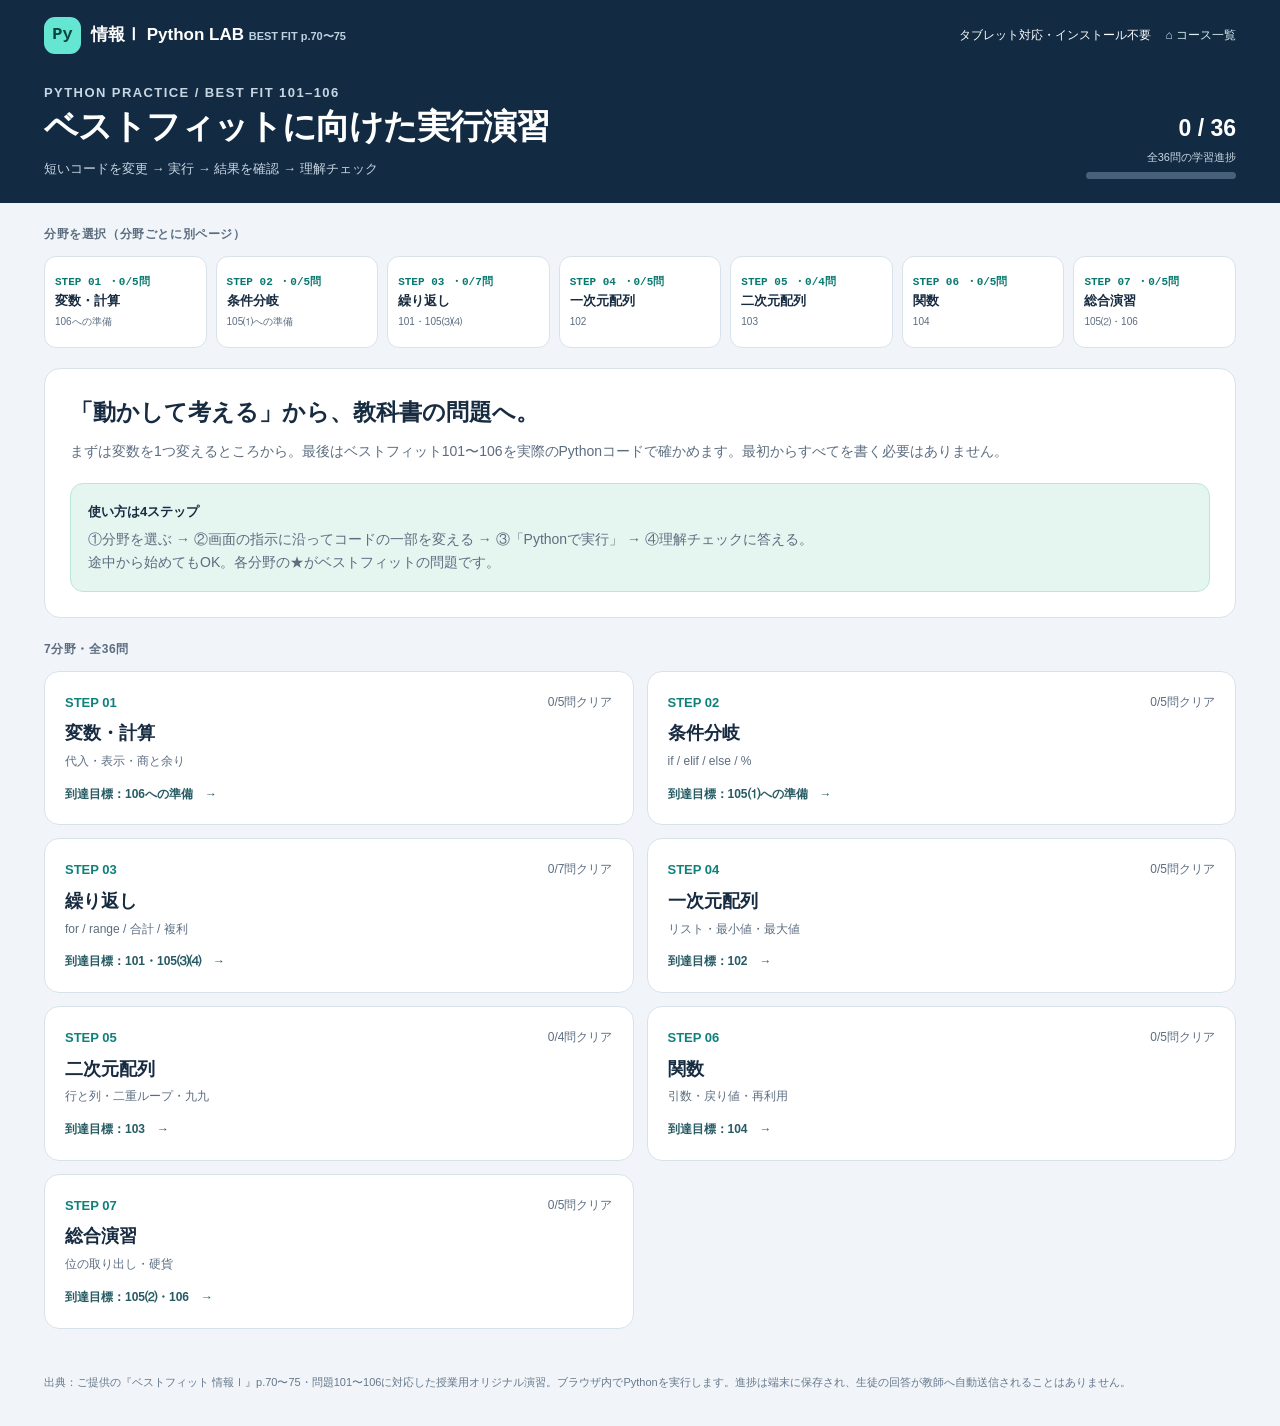
<file: index.html>
<!doctype html><html lang="ja"><head><meta charset="utf-8"><meta name="viewport" content="width=device-width, initial-scale=1,viewport-fit=cover"><meta name="theme-color" content="#122b43"><meta name="description" content="ベストフィット情報Ⅰ p.70〜75／問101〜106のためのPython実行演習。タブレット対応。"><title>学習コース | 情報Ⅰ Python LAB</title><style>
:root{--bg:#f1f5f9;--ink:#172b41;--muted:#5c6d80;--navy:#122b43;--navy2:#213f5a;--accent:#0e817b;--pale:#e7f6f2;--white:#fff;--line:#d8e2eb;--gold:#ffcf81;--danger:#ab3248;--ok:#08765e;--focus:#47aece}*{box-sizing:border-box}html{scroll-behavior:smooth}body{margin:0;font-family:-apple-system,BlinkMacSystemFont,'Hiragino Sans','Hiragino Kaku Gothic ProN','Yu Gothic',Meiryo,sans-serif;color:var(--ink);background:var(--bg);line-height:1.65;-webkit-text-size-adjust:100%}button,input,textarea{font:inherit}button{cursor:pointer;touch-action:manipulation}button:focus-visible,a:focus-visible,input:focus-visible,textarea:focus-visible,summary:focus-visible{outline:3px solid var(--focus);outline-offset:2px}a{color:inherit}.top{background:var(--navy);color:white}.top-in{max-width:1240px;margin:auto;padding:17px 24px 24px}.brandbar{display:flex;align-items:center;gap:16px;justify-content:space-between;flex-wrap:wrap}.brand{display:inline-flex;align-items:center;gap:10px;font-size:17px;font-weight:900;text-decoration:none}.brand-icon{width:37px;height:37px;border-radius:11px;background:#64e6d2;color:#09443e;display:grid;place-items:center;font-weight:900;font-family:monospace}.brand small{font-size:11px;font-weight:600;color:#bcd2e1}.rightlinks{display:flex;align-items:center;gap:14px;font-size:12px}.rightlinks a{color:#d7eff2;text-decoration:none}.hero{margin-top:21px;display:flex;justify-content:space-between;align-items:end;gap:16px}.eyebrow{color:#72e3d4;font-size:11px;font-weight:900;letter-spacing:.11em;margin:0 0 6px}.hero h1{font-size:clamp(22px,3.3vw,34px);letter-spacing:-.03em;line-height:1.4;margin:0}.hero p{margin:7px 0 0;color:#c8d6e2;font-size:13px}.progress-wrap{min-width:150px;text-align:right}.progress-wrap strong{font-size:23px}.progress-wrap small{font-size:11px;color:#c8d6e2;display:block}.progress-track{margin-top:6px;background:#47617a;height:7px;border-radius:10px;overflow:hidden}.progress-bar{background:#61e0c8;height:100%;width:0;transition:width .3s}main{max-width:1240px;margin:auto;padding:22px 24px 44px}.eyeline{font-size:12px;font-weight:900;letter-spacing:.05em;color:var(--muted);margin:0 0 11px}.categories{display:grid;grid-template-columns:repeat(7,minmax(120px,1fr));gap:9px;margin:0 0 20px}.category{background:white;min-height:92px;border:1px solid var(--line);border-radius:12px;text-decoration:none;padding:12px 10px;display:flex;flex-direction:column;justify-content:center;gap:4px}.category:hover{border-color:#75c4b8}.category[aria-current=page]{background:var(--pale);border:2px solid var(--accent);padding:11px 9px}.cat-num{font:800 11px ui-monospace,Consolas,monospace;color:#087970}.category strong{font-size:13px;line-height:1.3}.category small{font-size:10px;color:var(--muted)}.lesson-chips{display:flex;gap:8px;flex-wrap:wrap;margin-bottom:17px}.lesson-chip{padding:9px 13px;border:1px solid var(--line);background:white;border-radius:999px;font-size:12px;color:#394c60;font-weight:800;min-height:42px}.lesson-chip.current{background:var(--navy);border-color:var(--navy);color:white}.lesson-chip .tick{color:#0c9476;margin-left:5px}.lesson-chip.current .tick{color:#80ebdc}.workspace{display:grid;grid-template-columns:minmax(310px,.88fr) minmax(0,1.25fr);gap:17px;align-items:start}.panel{background:var(--white);border:1px solid var(--line);border-radius:16px;box-shadow:0 6px 24px rgba(15,45,72,.04)}.mission{padding:23px}.tags{display:flex;flex-wrap:wrap;gap:7px;align-items:center;margin-bottom:13px}.tag{font-size:11px;font-weight:900;background:#e9eff6;color:#315674;padding:4px 9px;border-radius:6px}.tag.gold{background:#fff0ce;color:#79510d}.tag.green{background:#e0f5ec;color:#116454}.mission h2{font-size:clamp(20px,2.3vw,27px);line-height:1.35;letter-spacing:-.025em;margin:0 0 8px}.small-muted{font-size:12px;color:var(--muted)}.goal{margin:0 0 17px;font-size:13px;color:#5a6c7f}.task{background:#eaf8f3;border:1px solid #bfe6d9;border-radius:12px;padding:17px;margin:17px 0}.task .label{font-size:12px;color:#107363;font-weight:900;margin:0 0 5px}.task p{font-size:15px;font-weight:800;line-height:1.8;margin:0;white-space:pre-wrap}.expected{border:1px solid var(--line);border-radius:10px;padding:13px;margin:16px 0}.expected strong{font-size:12px;color:#5a6b7c;display:block;margin-bottom:7px}.expected pre{font:13px/1.65 ui-monospace,SFMono-Regular,Consolas,monospace;white-space:pre-wrap;overflow-wrap:anywhere;margin:0}.tip{background:#f6f8fb;border:1px solid var(--line);border-radius:10px;padding:11px 12px;margin:12px 0}.tip summary{font-size:13px;font-weight:900;color:#335775;cursor:pointer}.tip p{font-size:13px;margin:10px 0 2px;color:#4d5f70}.trace{border-left:3px solid #70b8ae;padding:0 0 0 13px;margin:12px 0}.trace li{font-size:12px;color:#4d5d6b;margin:6px 0}.quiz{border-top:1px solid var(--line);padding-top:18px;margin-top:20px}.quiz h3{font-size:15px;margin:0 0 9px}.qgroup{border:1px solid #e0e7ed;border-radius:11px;padding:12px 13px;margin:10px 0}.qtitle{font-size:13px;font-weight:900;margin:0 0 9px}.option{display:flex;align-items:center;gap:9px;border:1px solid transparent;border-radius:7px;cursor:pointer;padding:7px 8px;font-size:13px;line-height:1.55}.option:has(input:checked){border-color:#93cfc4;background:#eaf8f3}.option input{accent-color:var(--accent);width:18px;height:18px;flex-shrink:0}.answer-input{width:100%;font-family:ui-monospace,Consolas,monospace;font-size:16px;border:1px solid #bdcfdb;border-radius:8px;padding:10px}.btn{border:0;border-radius:9px;padding:11px 15px;font-size:13px;font-weight:900;min-height:44px}.btn.primary{background:var(--accent);color:white}.btn.primary:hover{background:#096962}.btn.secondary{border:1px solid #cbd7e2;background:#fff;color:#335169}.btn.danger{background:#ffe9ed;color:#a13248}.btn:disabled{opacity:.5;cursor:default}.action-row{display:flex;gap:8px;flex-wrap:wrap;align-items:center}.notice{font-size:12px;color:#516679;margin:9px 0}.feedback{margin:12px 0 0;padding:12px 13px;border-radius:10px;border:1px solid var(--line);font-size:13px;line-height:1.8;background:#f5f8fc}.feedback.ok{background:#e5f6ec;border-color:#b6e4c7;color:#075f41}.feedback.warn{background:#fff5db;border-color:#f4d899;color:#76510a}.feedback.error{background:#fff0ef;border-color:#f4c1c1;color:#953842}.lesson-footer{display:flex;align-items:center;justify-content:space-between;gap:12px;margin-top:19px;padding-top:16px;border-top:1px solid var(--line);flex-wrap:wrap}.editor{overflow:hidden}.editor-title{display:flex;align-items:center;justify-content:space-between;padding:18px 19px 10px;gap:10px}.editor-title strong{font-size:15px}.editor-title .language{background:#e5f2fc;color:#285d83;padding:5px 9px;border-radius:6px;font-size:11px;font-weight:800}.editor-help{font-size:11px;color:#6b7b8a;padding:0 19px 12px}.codearea{background:#172c43;padding:12px 0}.codearea textarea{display:block;background:#172c43;color:#f1f6ff;border:0;resize:vertical;min-height:254px;width:100%;font:14px/1.65 ui-monospace,SFMono-Regular,Consolas,'Liberation Mono',monospace;outline:none;white-space:pre;overflow:auto;tab-size:4;padding:9px 17px;caret-color:#8be8cc}.codearea textarea:focus{outline:none}.codearea textarea::selection{background:#496b8c}.keys{display:flex;flex-wrap:wrap;gap:7px;padding:12px 15px;background:#eaf0f5}.key{padding:6px 11px;min-height:35px;background:white;border:1px solid #c7d5e1;border-radius:8px;font:700 12px ui-monospace,Consolas,monospace}.editor-controls{padding:14px 17px;border-bottom:1px solid var(--line)}.stdin{display:flex;align-items:center;gap:10px;margin:13px 17px 0}.stdin label{font-size:12px;font-weight:800;color:#566c80;flex-shrink:0}.stdin input{flex:1;min-width:0;padding:9px 10px;border-radius:8px;border:1px solid #bdceda;font:14px ui-monospace,Consolas,monospace}.console{padding:17px}.console-head{display:flex;justify-content:space-between;align-items:center;gap:8px;margin-bottom:8px;font-size:13px;font-weight:900}.runtime{font-size:11px;color:#607184}.terminal{background:#0e2031;border-radius:10px;color:#ebf2fa;padding:16px;margin:0;min-height:155px;max-height:355px;overflow:auto;white-space:pre-wrap;word-break:break-word;font:14px/1.7 ui-monospace,Consolas,monospace}.terminal.is-error{color:#ffc2c2}.result{font-size:13px;margin-top:11px;padding:9px 10px;border-radius:9px;display:none}.result.visible{display:block}.result.ok{background:#e2f5e8;color:#116442}.result.no{background:#fff3d7;color:#74501a}.solution{padding:13px 17px 19px;border-top:1px solid var(--line)}.solution summary{cursor:pointer;font-size:13px;font-weight:900;color:#3d6276}.solution p{font-size:13px;line-height:1.8;color:#586b7b}.foot{max-width:1240px;margin:auto;padding:0 24px 35px;color:#65778b;font-size:11px}.homehero{background:white;border:1px solid var(--line);border-radius:16px;padding:25px;margin-bottom:22px}.homehero h2{margin:0 0 8px;font-size:23px}.homehero p{margin:0;color:var(--muted);font-size:14px}.roadmap{display:grid;grid-template-columns:repeat(2,minmax(0,1fr));gap:13px}.road{background:white;border:1px solid var(--line);border-radius:15px;padding:20px;text-decoration:none;display:block}.road:hover{border-color:#0c8d7e;box-shadow:0 4px 14px #1f4d4d14}.roadtop{display:flex;align-items:center;justify-content:space-between;gap:12px}.road .num{color:var(--accent);font-weight:900;font-size:13px}.road h3{font-size:18px;margin:6px 0 3px}.road p{font-size:12px;color:var(--muted);margin:0 0 13px}.roadbottom{font-size:12px;font-weight:900;color:#275b64}.home-summary{margin-top:20px;background:#e5f5f0;border:1px solid #bee5da;border-radius:13px;padding:17px;font-size:13px}.home-summary strong{display:block;margin-bottom:5px}.home-summary p{margin:0}.visuallyhidden{position:absolute;width:1px;height:1px;overflow:hidden;clip:rect(0,0,0,0);white-space:nowrap}.allgood{font-size:12px;color:#075f48;font-weight:900}@media(max-width:1070px){.categories{grid-template-columns:repeat(4,minmax(0,1fr))}.workspace{grid-template-columns:minmax(0,1fr) minmax(0,1.17fr)}}@media(max-width:760px){.top-in{padding:13px 15px 20px}main{padding:16px 13px 30px}.hero{align-items:start}.hero p{font-size:12px}.progress-wrap{min-width:90px}.progress-wrap strong{font-size:18px}.categories{grid-template-columns:repeat(2,minmax(0,1fr));gap:7px}.category{min-height:62px;padding:9px 12px}.category[aria-current=page]{padding:8px 11px}.category small{display:none}.workspace{grid-template-columns:1fr}.mission{padding:17px}.task{padding:14px}.editor-title{padding:15px 14px 9px}.editor-help{padding:0 14px 10px}.codearea textarea{min-height:242px;font-size:13px}.roadmap{grid-template-columns:1fr}.homehero{padding:20px}.rightlinks{gap:6px}.rightlinks .extra{display:none}.foot{padding:0 15px 25px}}@media(prefers-reduced-motion:reduce){*{scroll-behavior:auto!important;transition:none!important}}

[hidden]{display:none!important}

</style></head><body data-category="home"><aside id="local-notice" hidden style="background:#fff2cd;color:#62480e;border-bottom:1px solid #e5cd90;padding:12px 18px;font:600 13px/1.65 -apple-system,BlinkMacSystemFont,'Yu Gothic',sans-serif;">
⚠ ローカルファイル表示中：問題を表示できますが、Pythonの実行にはWebサーバが必要です。ZIPを「すべて展開」し、同じフォルダの <strong>「Windowsでプレビュー開始.bat」</strong> をダブルクリックしてください。GitHub Pages公開後はこの案内は表示されません。
</aside>
<script>if(location.protocol==='file:')document.getElementById('local-notice').hidden=false;</script><header class="top"><div class="top-in"><div class="brandbar"><a class="brand" href="index.html"><span class="brand-icon">Py</span><span>情報Ⅰ Python LAB <small>BEST FIT p.70〜75</small></span></a><div class="rightlinks"><span class="extra">タブレット対応・インストール不要</span><a href="index.html">⌂ コース一覧</a></div></div><div class="hero"><div><p class="eyebrow">PYTHON PRACTICE / BEST FIT 101–106</p><h1>ベストフィットに向けた実行演習</h1><p>短いコードを変更 → 実行 → 結果を確認 → 理解チェック</p></div><div class="progress-wrap"><strong id="progress-count">0 / 36</strong><small>全36問の学習進捗</small><div class="progress-track"><div class="progress-bar" id="progress-bar"></div></div></div></div></div></header><main><p class="eyeline">分野を選択（分野ごとに別ページ）</p><nav id="categories" class="categories" aria-label="分野一覧"></nav><section class="homehero"><h2>「動かして考える」から、教科書の問題へ。</h2><p>まずは変数を1つ変えるところから。最後はベストフィット101〜106を実際のPythonコードで確かめます。最初からすべてを書く必要はありません。</p><div class="home-summary"><strong>使い方は4ステップ</strong><p>①分野を選ぶ → ②画面の指示に沿ってコードの一部を変える → ③「Pythonで実行」 → ④理解チェックに答える。<br>途中から始めてもOK。各分野の★がベストフィットの問題です。</p></div></section><p class="eyeline">7分野・全36問</p><section id="roadmap" class="roadmap" aria-label="学習の順番"></section></main><footer class="foot">出典：ご提供の『ベストフィット 情報Ⅰ』p.70〜75・問題101〜106に対応した授業用オリジナル演習。ブラウザ内でPythonを実行します。進捗は端末に保存され、生徒の回答が教師へ自動送信されることはありません。</footer><script>
window.BF_DATA = {
  "categories": [
    {
      "id": "basic",
      "num": "01",
      "name": "変数・計算",
      "subtitle": "代入・表示・商と余り",
      "goal": "106への準備",
      "file": "basic.html"
    },
    {
      "id": "branch",
      "num": "02",
      "name": "条件分岐",
      "subtitle": "if / elif / else / %",
      "goal": "105⑴への準備",
      "file": "branch.html"
    },
    {
      "id": "loop",
      "num": "03",
      "name": "繰り返し",
      "subtitle": "for / range / 合計 / 複利",
      "goal": "101・105⑶⑷",
      "file": "loop.html"
    },
    {
      "id": "array",
      "num": "04",
      "name": "一次元配列",
      "subtitle": "リスト・最小値・最大値",
      "goal": "102",
      "file": "array.html"
    },
    {
      "id": "matrix",
      "num": "05",
      "name": "二次元配列",
      "subtitle": "行と列・二重ループ・九九",
      "goal": "103",
      "file": "matrix.html"
    },
    {
      "id": "function",
      "num": "06",
      "name": "関数",
      "subtitle": "引数・戻り値・再利用",
      "goal": "104",
      "file": "function.html"
    },
    {
      "id": "integrated",
      "num": "07",
      "name": "総合演習",
      "subtitle": "位の取り出し・硬貨",
      "goal": "105⑵・106",
      "file": "integrated.html"
    }
  ],
  "lessons": [
    {
      "cat": "basic",
      "id": "b01",
      "title": "まずは実行してみよう",
      "level": "見る→実行",
      "source": "p.70 順次構造",
      "goal": "プログラムは上から順番に動く。",
      "do": "まず「実行」してみよう。そのあと、好きな文字に書き換えてもう一度実行。",
      "code": "print('こんにちは')\nprint('情報Ⅰ')",
      "expected": "こんにちは\n情報Ⅰ",
      "stdin": "",
      "hint": "print() は文字や数字を表示する関数。文字は引用符で囲もう。",
      "why": "順次構造：1行目が終わってから2行目が実行される。",
      "quiz": [],
      "trace": [],
      "conceal": false
    },
    {
      "cat": "basic",
      "id": "b02",
      "title": "変数は値を入れる箱",
      "level": "数字を変更",
      "source": "p.70 変数",
      "goal": "変数と代入の意味を知る。",
      "do": "まず実行し、次に x を 12 に変えて「12」が表示されるようにしよう。",
      "code": "x = 5\nprint(x)",
      "expected": "12",
      "stdin": "",
      "hint": "1行目の 5 を 12 に変更。",
      "why": "「x = 12」は、数学の等号ではなく「変数 x に12を代入する」という意味。",
      "quiz": [],
      "trace": [],
      "conceal": false
    },
    {
      "cat": "basic",
      "id": "b03",
      "title": "変数の値を更新する",
      "level": "1行を書き換え",
      "source": "p.70 変数",
      "goal": "自分自身に足す処理を理解する。",
      "do": "「x = x + 3」の3を変更し、結果を 15 にしよう。",
      "code": "x = 8\nx = x + 3\nprint(x)",
      "expected": "15",
      "stdin": "",
      "hint": "8 に 7 を足すと15。",
      "why": "右辺を先に計算し、結果を左辺の変数に入れる。",
      "quiz": [],
      "trace": [],
      "conceal": false
    },
    {
      "cat": "basic",
      "id": "b04",
      "title": "商と余りを使う",
      "level": "実行→考える",
      "source": "p.75 / 問106への準備",
      "goal": "//（商）と %（余り）の違い。",
      "do": "まず実行。次に 23円を10円硬貨と1円硬貨に分けるように、xを23に変更しよう。",
      "code": "x = 17\nprint(x // 10)\nprint(x % 10)",
      "expected": "2\n3",
      "stdin": "",
      "hint": "23 // 10 は 2、23 % 10 は 3。",
      "why": "// は割り算の商の整数部分（正の整数で考える）。% は割った余り。",
      "quiz": [],
      "trace": [
        "23 ÷ 10 → 商2、余り3",
        "10円硬貨2枚、残り3円 → 1円硬貨3枚"
      ],
      "conceal": false
    },
    {
      "cat": "basic",
      "id": "b05",
      "title": "小さな計算を組み立てる",
      "level": "チャレンジ",
      "source": "p.75 / 問106への準備",
      "goal": "商を使って50円硬貨の枚数を求める。",
      "do": "x = 347円 のとき、50円硬貨が6枚と表示されるように「// 10」を修正しよう。",
      "code": "x = 347\nnum50 = x // 10\nprint(num50)",
      "expected": "6",
      "stdin": "",
      "hint": "50円硬貨の枚数 → 347 // 50。",
      "why": "50円硬貨は 347 ÷ 50 の商の整数部分で6枚。余りは47円。",
      "quiz": [],
      "trace": [],
      "conceal": false
    },
    {
      "cat": "branch",
      "id": "c01",
      "title": "条件が成り立つときだけ",
      "level": "数字を変更",
      "source": "p.71 選択構造",
      "goal": "if と else の分岐。",
      "do": "xを20に変更し、「成人」が表示されるようにしよう。",
      "code": "x = 15\nif x >= 18:\n    print(\"成人\")\nelse:\n    print(\"18歳未満\")",
      "expected": "成人",
      "stdin": "",
      "hint": "最初の x = 15 を x = 20 に。",
      "why": "条件式がTrueならifの下、そうでなければelseの下を実行する。",
      "quiz": [],
      "trace": [],
      "conceal": false
    },
    {
      "cat": "branch",
      "id": "c02",
      "title": "余りで偶数かを判断",
      "level": "条件式を変更",
      "source": "p.71 例題55 / p.75 問105⑴",
      "goal": "% と == を組み合わせる。",
      "do": "偶数のときだけ「Yes」が出るよう、ifの条件を直そう。",
      "code": "x = int(input('整数を入力: '))\nif x % 3 == 0:\n    print('Yes')\nelse:\n    print('No')",
      "expected": "整数を入力: Yes",
      "stdin": "10",
      "hint": "偶数は2で割った余りが0。% 3 を % 2 に変えよう。",
      "why": "== は比較（等しいか）、= は代入。12 % 2 == 0 はTrue。",
      "quiz": [
        {
          "kind": "choice",
          "question": "ベストフィット105⑴：このプログラムは何を判断する？",
          "options": [
            "正か負か",
            "偶数か奇数か",
            "3桁かどうか"
          ],
          "answer": "偶数か奇数か",
          "why": ""
        }
      ],
      "trace": [],
      "conceal": false
    },
    {
      "cat": "branch",
      "id": "c03",
      "title": "FIZZとBUZZ（入れ子）",
      "level": "実行→予想",
      "source": "p.71 例題55",
      "goal": "字下げされた処理の範囲。",
      "do": "最初は x=30 で実行。次に x=9 にして、FIZZだけが表示されることを確認。",
      "code": "x = 30\nif x % 3 == 0:\n    print('FIZZ')\n    if x % 5 == 0:\n        print('BUZZ')",
      "expected": "FIZZ\nBUZZ",
      "stdin": "",
      "hint": "x が3の倍数か確認してから、さらに5の倍数か確認する。",
      "why": "内側の if は、外側の if が成立した場合だけ実行される。x=9ではFIZZだけ。",
      "quiz": [
        {
          "kind": "choice",
          "question": "x=10 に変えると何が表示される？",
          "options": [
            "FIZZ",
            "BUZZ",
            "何も表示されない"
          ],
          "answer": "何も表示されない",
          "why": ""
        }
      ],
      "trace": [],
      "conceal": false
    },
    {
      "cat": "branch",
      "id": "c04",
      "title": "絶対値を求めよう",
      "level": "条件を書き換え",
      "source": "p.72 / 問100",
      "goal": "負数の符号を反転する。",
      "do": "-8 を 8 と表示するように「if x > 0:」を修正しよう。",
      "code": "x = -8\nif x > 0:\n    x = -x\nprint(x)",
      "expected": "8",
      "stdin": "",
      "hint": "x が0より小さいとき符号を反転：x < 0",
      "why": "-(-8) = 8。0以上の値は変更する必要がない。",
      "quiz": [],
      "trace": [],
      "conceal": false
    },
    {
      "cat": "branch",
      "id": "c05",
      "title": "映画館の料金を決める",
      "level": "コードを読む",
      "source": "p.72 / 問99",
      "goal": "複数分岐 elif の使い方。",
      "do": "25歳の料金を確認してみよう。次に x=16、x=65でも試してみよう。",
      "code": "x = 25\nif x <= 18:\n    print(1000)\nelif x >= 60:\n    print(1200)\nelse:\n    print(1800)",
      "expected": "1800",
      "stdin": "",
      "hint": "25歳は「18歳以下」でも「60歳以上」でもない。",
      "why": "p.72のフローチャートと同じで、19〜59歳は1800円。",
      "quiz": [
        {
          "kind": "choice",
          "question": "x=65なら料金は？",
          "options": [
            "1000円",
            "1200円",
            "1800円"
          ],
          "answer": "1200円",
          "why": ""
        }
      ],
      "trace": [],
      "conceal": false
    },
    {
      "cat": "loop",
      "id": "l01",
      "title": "同じ処理を何回も",
      "level": "数字を変更",
      "source": "p.71 反復構造",
      "goal": "range(n) が0からn-1まで回す。",
      "do": "3回の表示を5回にするよう、range(3)を書き換えよう。",
      "code": "for i in range(3):\n    print('こんにちは')",
      "expected": "こんにちは\nこんにちは\nこんにちは\nこんにちは\nこんにちは",
      "stdin": "",
      "hint": "range(5) は i=0,1,2,3,4 の5回。",
      "why": "for行の下で字下げされたprintが5回実行される。",
      "quiz": [],
      "trace": [],
      "conceal": false
    },
    {
      "cat": "loop",
      "id": "l02",
      "title": "インデントで表示回数が変わる",
      "level": "実行→選ぶ",
      "source": "p.72 例題56",
      "goal": "printの字下げと繰り返し。",
      "do": "まず1回だけ5と表示されることを確認。その後print(x)を4つ空白で字下げするとどうなる？",
      "code": "x = 0\nfor i in range(5):\n    x = x + 1\nprint(x)",
      "expected": "5",
      "stdin": "",
      "hint": "printがforと同じ位置ならループの外。",
      "why": "x=x+1だけが5回。print(x)は最後に1回だけ。",
      "quiz": [
        {
          "kind": "choice",
          "question": "print(x)を4文字下げると表示は何回？",
          "options": [
            "1回",
            "5回",
            "6回"
          ],
          "answer": "5回",
          "why": ""
        }
      ],
      "trace": [
        "繰り返し後のx：0→1→2→3→4→5",
        "ループの外にある print(x) は1度だけ"
      ],
      "conceal": false
    },
    {
      "cat": "loop",
      "id": "l03",
      "title": "0から順に足してみよう",
      "level": "数字を修正",
      "source": "p.72 例題56",
      "goal": "iが0〜4に変わることを知る。",
      "do": "0、1、3、6、10の順に表示するため、x = x + 1 を修正しよう。",
      "code": "x = 0\nfor i in range(5):\n    x = x + 1\n    print(x)",
      "expected": "0\n1\n3\n6\n10",
      "stdin": "",
      "hint": "毎回1を足すのではなく、変数 i を足す。",
      "why": "iは0→1→2→3→4。累積和は0→1→3→6→10。",
      "quiz": [],
      "trace": [
        "i=0 → x=0",
        "i=1 → x=1",
        "i=2 → x=3",
        "i=3 → x=6",
        "i=4 → x=10"
      ],
      "conceal": false
    },
    {
      "cat": "loop",
      "id": "l04",
      "title": "1から入力値までの和",
      "level": "数値を変更",
      "source": "p.75 / 問105⑶",
      "goal": "range(1, x+1) で1〜x。",
      "do": "1〜10の和55を表示しよう。入力欄の「5」を「10」に変えて実行。",
      "code": "x = int(input('正の整数: '))\nkekka = 0\nfor i in range(1, x + 1):\n    kekka = kekka + i\nprint(kekka)",
      "expected": "正の整数: 55",
      "stdin": "5",
      "hint": "コードではなく下の「入力値」欄を10に変更する。",
      "why": "rangeの終点は含まれないため、x+1にするとxまで足せる。",
      "quiz": [
        {
          "kind": "choice",
          "question": "問105⑶：何をするプログラム？",
          "options": [
            "入力値までの合計を求める",
            "入力値の約数を出す",
            "入力値を2乗する"
          ],
          "answer": "入力値までの合計を求める",
          "why": ""
        }
      ],
      "trace": [],
      "conceal": false,
      "gradeInput": "10"
    },
    {
      "cat": "loop",
      "id": "l05",
      "title": "約数を全部表示する",
      "level": "実行→選ぶ",
      "source": "p.75 / 問105⑷",
      "goal": "繰り返しと条件分岐の組合せ。",
      "do": "入力12で実行し、約数を確かめよう。続いて入力6などでも試してみよう。",
      "code": "x = int(input('正の整数: '))\nretsu = []\nfor i in range(1, x + 1):\n    if x % i == 0:\n        retsu.append(i)\nprint(retsu)",
      "expected": "正の整数: [1, 2, 3, 4, 6, 12]",
      "stdin": "12",
      "hint": "x % i == 0 なら割り切れる → iをリストへ追加する。",
      "why": "retsu.append(i)はリストの最後にiを追加する。",
      "quiz": [
        {
          "kind": "choice",
          "question": "問105⑷：どんな数がリストに入る？",
          "options": [
            "xより大きい数",
            "xの約数",
            "偶数だけ"
          ],
          "answer": "xの約数",
          "why": ""
        }
      ],
      "trace": [],
      "conceal": false
    },
    {
      "cat": "loop",
      "id": "l06",
      "title": "複利を1年ずつ計算",
      "level": "コードを読む",
      "source": "p.73 / 問101への準備",
      "goal": "預金額に1.01を繰り返しかける。",
      "do": "10000円を年1%で3年間増やした推移を確認しよう。",
      "code": "yokin = 10000\nrisoku = 1.0\nfor i in range(3):\n    yokin = yokin * (1 + risoku / 100)\n    print(int(yokin))",
      "expected": "10100\n10201\n10303",
      "stdin": "",
      "hint": "1年目10100、2年目10201、3年目10303（小数点以下切捨て）。",
      "why": "利率は一定1%。増えるのは預金額。int()は小数部分を切り捨てる。",
      "quiz": [],
      "trace": [
        "1年目：10000×1.01＝10100",
        "2年目：10100×1.01＝10201",
        "3年目：10201×1.01＝10303.01 → 表示は10303"
      ],
      "conceal": false
    },
    {
      "cat": "loop",
      "id": "l07",
      "title": "★ ベストフィット 101",
      "level": "教科書に挑戦",
      "source": "p.73 問101",
      "goal": "複利の10年分の表示について正しく説明する。",
      "do": "最初に正しい説明を選び、その後「実行」して本当に10行表示されるか確かめよう。",
      "code": "yokin = 10000\nrisoku = 1.0\nfor i in range(10):\n    yokin = yokin * (1 + risoku / 100)\n    print(int(yokin))",
      "expected": "10100\n10201\n10303\n10406\n10510\n10615\n10721\n10828\n10936\n11046",
      "stdin": "",
      "hint": "print() の位置は、for文の下で字下げされている。",
      "why": "正答は(エ)。表示処理も10回繰り返され、利率は1%のまま。",
      "quiz": [
        {
          "kind": "choice",
          "question": "問101：最も適当な記述はどれ？",
          "options": [
            "(ア) 利息は毎年100分の1ずつ増加",
            "(イ) 預金額に年数は関係ない",
            "(ウ) 計算後に一度だけ表示",
            "(エ) 年数分繰り返し表示"
          ],
          "answer": "(エ) 年数分繰り返し表示",
          "why": ""
        }
      ],
      "trace": [],
      "conceal": true
    },
    {
      "cat": "array",
      "id": "a01",
      "title": "配列に並んだデータ",
      "level": "数字を変更",
      "source": "p.71 配列",
      "goal": "添字が0から始まる。",
      "do": "2番目の得点「40」を表示するよう [0] を変えよう。",
      "code": "Tokuten = [50, 40, 90]\nprint(Tokuten[0])",
      "expected": "40",
      "stdin": "",
      "hint": "Pythonは0番目から数えるので、2番目は添字[1]。",
      "why": "配列の位置を表す数字が「添字」。Pythonの先頭は添字0。",
      "quiz": [],
      "trace": [],
      "conceal": false
    },
    {
      "cat": "array",
      "id": "a02",
      "title": "配列を順に取り出す",
      "level": "実行→選ぶ",
      "source": "p.72 例題57",
      "goal": "for x in 配列 を理解する。",
      "do": "まず実行して、配列の要素が順番に表示されることを確かめよう。",
      "code": "kakaku = [580, 970, 430]\nfor x in kakaku:\n    print(x)",
      "expected": "580\n970\n430",
      "stdin": "",
      "hint": "xに580→970→430と順番に入る。",
      "why": "for x in kakaku は配列のすべての要素を一つずつ取り出す。",
      "quiz": [
        {
          "kind": "choice",
          "question": "このfor文は何回繰り返される？",
          "options": [
            "2回",
            "3回",
            "4回"
          ],
          "answer": "3回",
          "why": ""
        }
      ],
      "trace": [],
      "conceal": false
    },
    {
      "cat": "array",
      "id": "a03",
      "title": "いちばん安い値を探す",
      "level": "条件を変更",
      "source": "p.72 例題57",
      "goal": "小さい数が見つかれば最小値を更新。",
      "do": "最安値430と表示されるよう if の比較演算子を修正しよう。",
      "code": "kakaku = [580, 970, 430, 820, 760]\nsaisyo = kakaku[0]\nfor x in kakaku:\n    if x > saisyo:\n        saisyo = x\nprint('最安値:', saisyo)",
      "expected": "最安値: 430",
      "stdin": "",
      "hint": "最小値を探すので x < saisyo とする。",
      "why": "現在の最小値と順番に比較し、より小さいときだけ更新する。",
      "quiz": [],
      "trace": [
        "初期値 saisyo=580",
        "970：更新しない",
        "430：430に更新",
        "820,760：更新しない →430"
      ],
      "conceal": false
    },
    {
      "cat": "array",
      "id": "a04",
      "title": "最高点と出席番号",
      "level": "実行→理解",
      "source": "p.74 / 問102への準備",
      "goal": "最高点と位置を一緒に記録する。",
      "do": "4人分の最高点と出席番号を表示してみよう。",
      "code": "Tokuten = [50, 40, 90, 70]\nsaidai = 0\nbango = 0\nfor i in range(len(Tokuten)):\n    if Tokuten[i] > saidai:\n        saidai = Tokuten[i]\n        bango = i\nprint('最高点：', saidai, '出席番号：', bango + 1)",
      "expected": "最高点： 90 出席番号： 3",
      "stdin": "",
      "hint": "最大値saidaiを変えるとき、添字bangoも一緒に更新。",
      "why": "Pythonの添字は0開始。出席番号は1開始なので表示時にbango+1とする。",
      "quiz": [],
      "trace": [
        "i=0：50 → saidai=50、bango=0",
        "i=1：40 → 更新なし",
        "i=2：90 → saidai=90、bango=2",
        "i=3：70 → 更新なし、出席番号3"
      ],
      "conceal": false
    },
    {
      "cat": "array",
      "id": "a05",
      "title": "★ ベストフィット 102",
      "level": "教科書に挑戦",
      "source": "p.74 問102",
      "goal": "教科書（添字1開始）の穴埋めを解ける。",
      "do": "教科書の空欄①②③を答えよう。その後、Pythonで同じ処理を実行して違いを確かめる。",
      "code": "# Python版：添字は0から始まる\nTokuten = [50, 40, 95, 30, 70]\nsaidai = 0\nbango = 0\nfor i in range(len(Tokuten)):\n    if Tokuten[i] > saidai:\n        saidai = Tokuten[i]\n        bango = i\nprint('最高点：', saidai, '出席番号：', bango + 1)",
      "expected": "最高点： 95 出席番号： 3",
      "stdin": "",
      "hint": "教科書は添字1開始。①は要素数、②は大きければ更新、③は出席番号を記録した変数。",
      "why": "解答：①(ア)要素数(Tokuten)、②(オ)>、③(ク)bango。Pythonは添字0開始なので range(len(...))、表示はbango+1。",
      "quiz": [
        {
          "kind": "choice",
          "question": "① 繰り返しの最後の添字（教科書：1開始）",
          "options": [
            "(ア) 要素数(Tokuten)",
            "(イ) 要素数(Tokuten)-1",
            "(ウ) 要素数(Tokuten)+1"
          ],
          "answer": "(ア) 要素数(Tokuten)",
          "why": ""
        },
        {
          "kind": "choice",
          "question": "② 最高点を更新する比較演算子",
          "options": [
            "(エ) <",
            "(オ) >",
            "(カ) =="
          ],
          "answer": "(オ) >",
          "why": ""
        },
        {
          "kind": "choice",
          "question": "③ 出席番号として表示するもの（教科書）",
          "options": [
            "(キ) i",
            "(ク) bango",
            "(ケ) bango + 1"
          ],
          "answer": "(ク) bango",
          "why": ""
        }
      ],
      "trace": [],
      "conceal": true
    },
    {
      "cat": "matrix",
      "id": "m01",
      "title": "縦横に並ぶ二次元配列",
      "level": "数字を変更",
      "source": "p.72 例題58",
      "goal": "二つの添字を読める。",
      "do": "「33」を表示できるように最後の [0][1] を直そう。",
      "code": "a = [[1, 2, 3], [11, 22, 33]]\nprint(a[0][1])",
      "expected": "33",
      "stdin": "",
      "hint": "2行目の3番目。添字は[1][2]。",
      "why": "a[行][列]の順で指定する。0始まりなので2行目は[1]、3列目は[2]。",
      "quiz": [],
      "trace": [],
      "conceal": false
    },
    {
      "cat": "matrix",
      "id": "m02",
      "title": "配列の月と日を読み取る",
      "level": "実行→選ぶ",
      "source": "p.72 例題58",
      "goal": "kousui[2][8]の場所を理解する。",
      "do": "まず実行してから、何月何日を表すか考えよう。",
      "code": "kousui = [[0] * 31 for _ in range(12)]\nkousui[2][8] = 12\nprint(kousui[2][8])",
      "expected": "12",
      "stdin": "",
      "hint": "月も日も0から数えている。2は3番目の月、8は9番目の日。",
      "why": "例題58の答えは3月9日。値12はこの教材で置いた仮の降水量。",
      "quiz": [
        {
          "kind": "choice",
          "question": "kousui[2][8]は何月何日？",
          "options": [
            "2月8日",
            "3月8日",
            "3月9日"
          ],
          "answer": "3月9日",
          "why": ""
        }
      ],
      "trace": [],
      "conceal": false
    },
    {
      "cat": "matrix",
      "id": "m03",
      "title": "二重の繰り返しで九九",
      "level": "数字を変更",
      "source": "p.74 / 問103への準備",
      "goal": "外側のdanと内側のkazu。",
      "do": "2の段を1行出したら、外側のrange(2,3)をrange(2,4)に変えて、3の段まで表示しよう。",
      "code": "for dan in range(2, 3):\n    for kazu in range(1, 4):\n        print(dan * kazu, end=\" \")\n    print()",
      "expected": "2 4 6 \n3 6 9 ",
      "stdin": "",
      "hint": "外側ループは段。range(2,4)ならdan=2,3。",
      "why": "内側のループが終わるたびに print() で改行して、段を分ける。",
      "quiz": [],
      "trace": [],
      "conceal": false
    },
    {
      "cat": "matrix",
      "id": "m04",
      "title": "★ ベストフィット 103",
      "level": "教科書に挑戦",
      "source": "p.74 問103",
      "goal": "1段分を9回表示できる。",
      "do": "教科書の空欄①と、配列表示()に渡す引数を答えよう。次にPythonの9×9の表を実行。",
      "code": "Kuku = [[0] * 9 for _ in range(9)]\nfor dan in range(1, 10):\n    for kazu in range(1, 10):\n        Kuku[dan - 1][kazu - 1] = dan * kazu\n    print(Kuku[dan - 1])",
      "expected": "[1, 2, 3, 4, 5, 6, 7, 8, 9]\n[2, 4, 6, 8, 10, 12, 14, 16, 18]\n[3, 6, 9, 12, 15, 18, 21, 24, 27]\n[4, 8, 12, 16, 20, 24, 28, 32, 36]\n[5, 10, 15, 20, 25, 30, 35, 40, 45]\n[6, 12, 18, 24, 30, 36, 42, 48, 54]\n[7, 14, 21, 28, 35, 42, 49, 56, 63]\n[8, 16, 24, 32, 40, 48, 56, 64, 72]\n[9, 18, 27, 36, 45, 54, 63, 72, 81]",
      "stdin": "",
      "hint": "(04)で九九の数を代入後、(05)は「内側forの外、外側forの中」に置く。",
      "why": "⑴03行目と揃えると、kazuのループ終了後に段ごと表示（答え03）。⑵(イ)Kuku[dan]。Pythonの二次元配列は0開始なので[dan-1]。",
      "quiz": [
        {
          "kind": "text",
          "question": "⑴ 空欄①に入る行番号（半角数字2桁）",
          "answer": "03",
          "why": ""
        },
        {
          "kind": "choice",
          "question": "⑵ 配列表示() に渡すもの（教科書）",
          "options": [
            "(ア) Kuku",
            "(イ) Kuku[dan]",
            "(ウ) Kuku[kazu]",
            "(エ) Kuku[dan][kazu]"
          ],
          "answer": "(イ) Kuku[dan]",
          "why": ""
        }
      ],
      "trace": [
        "dan=1: 1の段を9個代入→1行表示",
        "dan=2: 2の段を9個代入→1行表示",
        "…",
        "dan=9: 9の段を9個代入→1行表示（計9行）"
      ],
      "conceal": true
    },
    {
      "cat": "function",
      "id": "f01",
      "title": "関数は処理のひとまとめ",
      "level": "実行→変える",
      "source": "p.71 関数",
      "goal": "defと関数の呼び出し。",
      "do": "printの文字を「おはよう」に変更し、関数から表示させよう。",
      "code": "def aisatsu():\n    print('こんにちは')\naisatsu()",
      "expected": "おはよう",
      "stdin": "",
      "hint": "defの下の文字列を変更。",
      "why": "defで関数を定義するだけでは動かない。aisatsu()と呼び出して初めて実行する。",
      "quiz": [],
      "trace": [],
      "conceal": false
    },
    {
      "cat": "function",
      "id": "f02",
      "title": "関数に値を渡す",
      "level": "数値を変更",
      "source": "p.71 三角形の面積",
      "goal": "引数の働き。",
      "do": "底辺8、高さ4の面積16になるよう、関数を呼び出すときの数字を修正しよう。",
      "code": "def sankaku(teihen, takasa):\n    return teihen * takasa / 2\nprint(sankaku(8, 2))",
      "expected": "16.0",
      "stdin": "",
      "hint": "sankaku(8,4)にすると8×4÷2=16。",
      "why": "teihen、takasaは引数。returnで呼び出し元へ計算結果を返す。",
      "quiz": [],
      "trace": [],
      "conceal": false
    },
    {
      "cat": "function",
      "id": "f03",
      "title": "税込価格を関数で求める",
      "level": "数字を変更",
      "source": "p.72 例題59",
      "goal": "同じ関数を別の引数で使える。",
      "do": "1980円の10%・8%税込価格が表示されるように、2回目の税率を修正しよう。",
      "code": "def zeikomi(kingaku, tax):\n    return kingaku + kingaku * tax // 100\nkakaku = 1980\nprint(zeikomi(kakaku, 10))\nprint(zeikomi(kakaku, 10))",
      "expected": "2178\n2138",
      "stdin": "",
      "hint": "2回目の関数呼び出しの 10 を 8 にする。",
      "why": "関数は何度でも呼び出せる。引数を変えれば結果も変わる。",
      "quiz": [],
      "trace": [],
      "conceal": false
    },
    {
      "cat": "function",
      "id": "f04",
      "title": "return と print は違う",
      "level": "コードを読む",
      "source": "p.74 / 問104への準備",
      "goal": "戻り値と表示の区別。",
      "do": "半径2の円の面積を表示しよう。returnの結果がprintに渡る。",
      "code": "def func(kazu):\n    pai = 3.14\n    return pai * kazu * kazu\nprint(func(2))",
      "expected": "12.56",
      "stdin": "",
      "hint": "3.14 × 2 × 2 = 12.56。",
      "why": "returnは「値を返す」処理。画面に表示しているのは関数の外のprint。",
      "quiz": [],
      "trace": [],
      "conceal": false
    },
    {
      "cat": "function",
      "id": "f05",
      "title": "★ ベストフィット 104",
      "level": "教科書に挑戦",
      "source": "p.74 問104",
      "goal": "関数の戻り値を予想できる。",
      "do": "x=5を入力すると「答えは」の後に何が表示される？ 予想を回答してから実行しよう。",
      "code": "def func(kazu):\n    pai = 3.14\n    return pai * kazu * kazu\nx = float(input('正の数を入力: '))\nprint('答えは', func(x))",
      "expected": "正の数を入力: 答えは 78.5",
      "stdin": "5",
      "hint": "3.14 × 5 × 5 = 78.5。",
      "why": "引数kazuに5.0が渡され、returnで78.5が返される。",
      "quiz": [
        {
          "kind": "text",
          "question": "「答えは」の直後に表示される数値",
          "answer": "78.5",
          "why": ""
        }
      ],
      "trace": [],
      "conceal": true
    },
    {
      "cat": "integrated",
      "id": "i01",
      "title": "3桁の数字を逆さに",
      "level": "コードを読む",
      "source": "p.75 / 問105⑵",
      "goal": "// と % を組み合わせる。",
      "do": "入力123を321にして表示する処理を確認。次に456も試してみよう。",
      "code": "x = int(input('3桁の整数: '))\nn100 = x // 100\nn10 = (x % 100) // 10\nn1 = x % 10\nprint(n1 * 100 + n10 * 10 + n100)",
      "expected": "3桁の整数: 321",
      "stdin": "123",
      "hint": "123の百の位は1、十の位は2、一の位は3。3×100+2×10+1。",
      "why": "問105⑵：入力された3桁の数字の並びを逆順にして表示。",
      "quiz": [
        {
          "kind": "choice",
          "question": "問105⑵：このプログラムは何をする？",
          "options": [
            "3桁を逆に並べる",
            "3桁の合計を求める",
            "3桁かどうか判定する"
          ],
          "answer": "3桁を逆に並べる",
          "why": ""
        }
      ],
      "trace": [
        "123 // 100 → 1",
        "(123 % 100) // 10 → 2",
        "123 % 10 → 3",
        "3×100+2×10+1 → 321"
      ],
      "conceal": false
    },
    {
      "cat": "integrated",
      "id": "i02",
      "title": "50円で何枚払える？",
      "level": "数値を書き換え",
      "source": "p.75 / 問106への準備",
      "goal": "大きい硬貨から先に考える。",
      "do": "347円に対し50円硬貨が6枚、残りが47円になるよう修正しよう。",
      "code": "x = 347\nnum50 = x // 10\nnokori = x - num50 * 50\nprint(num50)\nprint(nokori)",
      "expected": "6\n47",
      "stdin": "",
      "hint": "50円硬貨の枚数は347 // 50。",
      "why": "大きい硬貨から決める。347−6×50＝47。",
      "quiz": [],
      "trace": [],
      "conceal": false
    },
    {
      "cat": "integrated",
      "id": "i03",
      "title": "10円・1円も計算",
      "level": "1行を書き換え",
      "source": "p.75 / 問106への準備",
      "goal": "残金を使った硬貨の枚数。",
      "do": "50円6枚、10円4枚、1円7枚、合計17枚を表示するように10円硬貨の式を直そう。",
      "code": "x = 347\nnum50 = x // 50\nnum10 = (x - num50 * 50) // 50\nnum1 = x - num50 * 50 - num10 * 10\nprint(num50, num10, num1)\nprint(num50 + num10 + num1)",
      "expected": "6 4 7\n17",
      "stdin": "",
      "hint": "num10の計算では、残った金額を10で割る。",
      "why": "347円＝50円×6＋10円×4＋1円×7。6+4+7=17枚。",
      "quiz": [],
      "trace": [
        "347//50 → 6枚、残り47円",
        "47//10 → 4枚、残り7円",
        "1円7枚、合計6+4+7=17枚"
      ],
      "conceal": false
    },
    {
      "cat": "integrated",
      "id": "i04",
      "title": "★ ベストフィット 106",
      "level": "教科書に挑戦",
      "source": "p.75 問106",
      "goal": "硬貨の最小枚数を求める5つの空欄。",
      "do": "教科書の空欄①〜⑤（いずれも数字）を答えて、347円の例で実行しよう。",
      "code": "x = int(input('代金を入力: '))\nnum50 = x // 50\nnum10 = (x - num50 * 50) // 10\nnum1 = x - num50 * 50 - num10 * 10\nprint('最小限の枚数は', num50 + num10 + num1, '枚')",
      "expected": "代金を入力: 最小限の枚数は 17 枚",
      "stdin": "347",
      "hint": "まず50円の枚数→残金の10円の枚数→残りの1円の枚数。",
      "why": "解答：①50、②50、③10、④50、⑤10。347円なら6+4+7=17枚。",
      "quiz": [
        {
          "kind": "text",
          "question": "① 50円硬貨の枚数を求める除数",
          "answer": "50",
          "why": ""
        },
        {
          "kind": "text",
          "question": "② 50円硬貨の金額として掛ける数",
          "answer": "50",
          "why": ""
        },
        {
          "kind": "text",
          "question": "③ 10円硬貨の枚数を求める除数",
          "answer": "10",
          "why": ""
        },
        {
          "kind": "text",
          "question": "④ 50円硬貨の合計金額の単価",
          "answer": "50",
          "why": ""
        },
        {
          "kind": "text",
          "question": "⑤ 10円硬貨の合計金額の単価",
          "answer": "10",
          "why": ""
        }
      ],
      "trace": [],
      "conceal": true
    },
    {
      "cat": "integrated",
      "id": "i05",
      "title": "★ ベストフィット 105 総まとめ",
      "level": "教科書に挑戦",
      "source": "p.75 問105⑴〜⑷",
      "goal": "4つのプログラムを説明できる。",
      "do": "101〜106の総仕上げ。4つの処理の役割を選び、それぞれの実行結果と一致するか確認しよう。",
      "code": "# 問105⑴〜⑷は他のページで実際に実行できます\n# ここでは4つの動きをまとめて確認します\nprint('⑴', 12 % 2 == 0)\nprint('⑵', 3 * 100 + 2 * 10 + 1)\nprint('⑶', sum(range(1, 6)))\nprint('⑷', [i for i in range(1, 13) if 12 % i == 0])",
      "expected": "⑴ True\n⑵ 321\n⑶ 15\n⑷ [1, 2, 3, 4, 6, 12]",
      "stdin": "",
      "hint": "⑴偶数、⑵3桁逆順、⑶1〜xの和、⑷約数。",
      "why": "問105の各サンプルの詳細は「条件分岐」「繰り返し」「総合演習」で学べる。",
      "quiz": [
        {
          "kind": "choice",
          "question": "⑴ x%2==0 の役割",
          "options": [
            "偶数か判断",
            "約数を表示",
            "絶対値を表示"
          ],
          "answer": "偶数か判断",
          "why": ""
        },
        {
          "kind": "choice",
          "question": "⑵ 位を取り出す処理",
          "options": [
            "値を3倍する",
            "3桁を逆順にする",
            "百の位だけ表示"
          ],
          "answer": "3桁を逆順にする",
          "why": ""
        },
        {
          "kind": "choice",
          "question": "⑶ 1からxまで繰り返す処理",
          "options": [
            "合計を求める",
            "最大値を求める",
            "倍数だけ求める"
          ],
          "answer": "合計を求める",
          "why": ""
        },
        {
          "kind": "choice",
          "question": "⑷ x%i==0 でリストに追加",
          "options": [
            "平方根",
            "約数",
            "素数だけ"
          ],
          "answer": "約数",
          "why": ""
        }
      ],
      "trace": [],
      "conceal": true
    }
  ]
};

</script><script>
(() => {
 'use strict';
 const {categories,lessons} = window.BF_DATA;
 const currentCat = document.body.dataset.category || 'home';
 const progressKey='bestfit-python-lab-progress-v1';
 const draftPrefix='bestfit-python-lab-draft-v1-';
 const inputPrefix='bestfit-python-lab-input-v1-';
 const $=id=>document.getElementById(id);
 const safeGet = (key) => {try{return localStorage.getItem(key)}catch(_){return null}};
 const safeSet = (key,val) => {try{localStorage.setItem(key,val)}catch(_){}};
 let progress={};
 try{progress=JSON.parse(safeGet(progressKey)||'{}')||{}}catch(_){progress={}};
 const total=lessons.length;
 const html = s=>{const span=document.createElement('span');span.textContent=String(s);return span.innerHTML};
 const completed=()=>lessons.filter(l=>progress[l.id]).length;
 const buildProgress=()=>{
  $('progress-count').textContent=`${completed()} / ${total}`;
  $('progress-bar').style.width=completed()/total*100+'%';
 };
 const makeCategoryNav=()=>{
  $('categories').innerHTML=categories.map(c=>{
   const done=lessons.filter(l=>l.cat===c.id&&progress[l.id]).length;
   const count=lessons.filter(l=>l.cat===c.id).length;
   return `<a class="category" href="${c.file}" ${currentCat===c.id?'aria-current="page"':''}><span class="cat-num">STEP ${c.num} ・${done}/${count}問</span><strong>${html(c.name)}</strong><small>${html(c.goal)}</small></a>`;
  }).join('');
 };
 buildProgress();makeCategoryNav();
 if(currentCat==='home'){
  $('roadmap').innerHTML=categories.map(c=>{
   const each=lessons.filter(l=>l.cat===c.id),done=each.filter(l=>progress[l.id]).length;
   return `<a class="road" href="${c.file}"><div class="roadtop"><span class="num">STEP ${c.num}</span><span class="small-muted">${done}/${each.length}問クリア</span></div><h3>${html(c.name)}</h3><p>${html(c.subtitle)}</p><div class="roadbottom">到達目標：${html(c.goal)}　→</div></a>`;
  }).join('');
  return;
 }
 const cat=categories.find(c=>c.id===currentCat), items=lessons.filter(l=>l.cat===currentCat);
 if(!cat||!items.length)return;
 let at=0,runOk=false,quizOk=false,lastRun=false;
 let worker=null,workerReady=null,resolveReady=null,rejectReady=null,nextId=0,pending=new Map(),busy=false;
 function select(index,changeHash=true){
  if(index<0||index>=items.length)return;
  at=index;const l=items[at]; runOk=false; quizOk=l.quiz.length===0; lastRun=false;
  if(changeHash) history.replaceState(null,'','#'+l.id);
  $('lesson-chips').innerHTML=items.map((item,i)=>`<button class="lesson-chip ${i===at?'current':''}" data-at="${i}" type="button">${i+1}${progress[item.id]?'<span class="tick">✓</span>':''}${item.source.includes('問10')?' <span aria-label="ベストフィット">★</span>':''}</button>`).join('');
  for(const el of $('lesson-chips').querySelectorAll('button'))el.addEventListener('click',()=>select(Number(el.dataset.at)));
  $('task-title').textContent=l.title;$('task-goal').textContent=l.goal;$('task-do').textContent=l.do;
  $('source').textContent=l.source;$('level').textContent=l.level;
  $('goal-label').textContent=cat.name;
  $('hint-text').textContent=l.hint||'まず、実行結果を観察しよう。';
  $('hint-box').open=false;
  $('solution-text').textContent=l.why||'';$('solution-box').open=false;
  $('expected').style.display=l.conceal?'none':'block';
  $('expected-pre').textContent=l.expected??'（自由に実行してみよう）';
  $('trace').hidden=!l.trace.length;
  $('trace-list').innerHTML=l.trace.map(s=>`<li>${html(s)}</li>`).join('');
  $('code').value=safeGet(draftPrefix+l.id)??l.code;
  $('stdin').value=safeGet(inputPrefix+l.id)??l.stdin;
  $('stdin-box').hidden=!(l.code.includes('input(')||l.stdin);
  $('terminal').textContent='▶ 「Pythonで実行」を押すと、ここに結果が表示されます。';
  $('terminal').classList.remove('is-error');
  $('result').className='result';$('result').textContent='';
  $('quiz-box').hidden=l.quiz.length===0;
  $('quiz-feedback').className='feedback';$('quiz-feedback').hidden=true;
  $('quiz-list').innerHTML=l.quiz.map((q,i)=>{
   const id=`answer_${i}`;
   return `<div class="qgroup"><p class="qtitle">${html(q.question)}</p>${q.kind==='choice' ? q.options.map((opt,j)=>`<label class="option"><input type="radio" name="${id}" value="${html(opt)}"><span>${html(opt)}</span></label>`).join('') : `<input class="answer-input" id="${id}" type="text" inputmode="text" autocomplete="off" spellcheck="false" placeholder="ここに答えを入力">`}</div>`;
  }).join('');
  const nex=items[at+1];$('next').textContent=nex?'次の問題 →':'次の分野を見る →';
  $('status').textContent=progress[l.id]?'✓ この問題はクリア済みです。':'コードを実行して、必要なら理解チェックも回答しよう。';
  $('ready-state').textContent=worker?($('ready-state').textContent||'準備中'):'Python：初回実行時に読み込み';
 }
 const current=()=>items[at];
 $('code').addEventListener('input',()=>{safeSet(draftPrefix+current().id,$('code').value);runOk=false;lastRun=false;updatePass();});
 $('stdin').addEventListener('input',()=>{safeSet(inputPrefix+current().id,$('stdin').value);runOk=false;lastRun=false;updatePass();});
 $('code').addEventListener('keydown',e=>{
  if(e.key==='Tab'){e.preventDefault();insert('    ')}
  if(e.key==='Enter'){
   e.preventDefault();const box=$('code'),cursor=box.selectionStart,prior=box.value.slice(0,cursor);
   const ln=prior.split('\n').pop();const indent=ln.match(/^ */)?.[0]||'';
   insert('\n'+indent+(ln.trim().endsWith(':')?'    ':''));
  }
 });
 function insert(s){const field=$('code'),start=field.selectionStart,end=field.selectionEnd;field.setRangeText(s,start,end,'end');field.focus();field.dispatchEvent(new Event('input',{bubbles:true}));}
 for(const btn of $('keys').querySelectorAll('button'))btn.addEventListener('click',()=>insert(btn.dataset.key==='indent'?'    ':btn.dataset.key));
 $('reset').addEventListener('click',()=>{
  const l=current();$('code').value=l.code;$('stdin').value=l.stdin;
  safeSet(draftPrefix+l.id,l.code);safeSet(inputPrefix+l.id,l.stdin);
  runOk=false;lastRun=false;quizOk=l.quiz.length===0;select(at);
 });
 function boot(){
  if(worker)return workerReady;
  workerReady=new Promise((resolve,reject)=>{resolveReady=resolve;rejectReady=reject});
  worker=new Worker('./python-worker.mjs',{type:'module'});
  worker.addEventListener('message',e=>{
   const msg=e.data||{};
   if(msg.type==='ready'){$('ready-state').textContent='Python：準備完了';resolveReady();}
   else if(msg.type==='loadError'){$('ready-state').textContent='Python：読み込み失敗';rejectReady(new Error(msg.error));}
   else if(msg.type==='result'){
    const p=pending.get(msg.id);if(p){pending.delete(msg.id);p(msg);}
   }
  });
  worker.addEventListener('error',e=>{rejectReady?.(new Error(e.message||'Workerエラー'));$('ready-state').textContent='Python：エラー';});
  $('ready-state').textContent='Python：読み込み中…（初回は時間がかかります）';return workerReady;
 }
 function abortWorker(){
  if(worker)worker.terminate();worker=null;workerReady=null;
  for(const fn of pending.values()) fn({output:'',error:'Pythonを停止しました。'});
  pending.clear();$('ready-state').textContent='Python：停止（次回自動再起動）';
 }
 function runOnce(code,stdin){
  return new Promise(resolve=>{
   const id=++nextId;let finished=false;
   const timeout=setTimeout(()=>{
    if(finished)return;finished=true;pending.delete(id);abortWorker();resolve({output:'',error:'5秒以内に終了しなかったため停止しました。無限ループなどを確認してください。'});
   },5000);
   pending.set(id,msg=>{if(finished)return;finished=true;clearTimeout(timeout);resolve(msg);});
   worker.postMessage({type:'run',id,code,stdin});
  });
 }
 function normalize(x){return String(x??'').replace(/\r/g,'').trimEnd()}
 function updatePass(){
  const l=current();
  if(runOk&&quizOk&&!progress[l.id]){
   progress[l.id]=true;safeSet(progressKey,JSON.stringify(progress));buildProgress();makeCategoryNav();
   $('lesson-chips').querySelectorAll('button')[at].innerHTML+=` <span class="tick">✓</span>`;
  }
  if(progress[l.id])$('status').textContent='✓ クリア！ 次の問題に進めます。';
 }
 $('run').addEventListener('click',async()=>{
  if(location.protocol==='file:'){
   $('terminal').textContent='Pythonの実行には localhost または GitHub Pages が必要です。\nZIPをすべて展開し、Windowsでプレビュー開始.bat をダブルクリックしてください。';
   $('terminal').classList.add('is-error');
   return;
  }
  if(busy)return;
  busy=true;lastRun=false;runOk=false;
  const l=current(), selected=l.id,runBtn=$('run');
  const code=$('code').value,stdin=$('stdin').value;
  runBtn.disabled=true;$('terminal').textContent='Pythonを準備しています…';$('terminal').classList.remove('is-error');
  $('result').className='result';
  try{
   await Promise.race([boot(),new Promise((_,reject)=>setTimeout(()=>reject(new Error('Pythonの読み込みに60秒以上かかっています。ネット接続や学校のフィルタを確認してください。')),60000))]);
   if(current().id!==selected)return;
   $('terminal').textContent='実行しています…';
   const outcome=await runOnce(code,stdin);
   if(current().id!==selected)return;
   lastRun=true;
   $('terminal').textContent=(outcome.output||'(出力なし)')+(outcome.error?'\n⚠ '+outcome.error:'');
   $('terminal').classList.toggle('is-error',!!outcome.error);
   const validInput=(l.gradeInput??l.stdin).trim()===stdin.trim();
   runOk=!outcome.error&&validInput&&normalize(outcome.output)===normalize(l.expected);
   $('result').className='result visible '+(runOk?'ok':'no');
   $('result').textContent=outcome.error?'エラーが発生しました。コードを修正してもう一度実行しよう。':!validInput?'入力欄の値が課題の指定と異なります。自由実験としてはOK。正解判定は指定値で行います。':runOk?'✓ 指定された実行結果と一致しました！': '実行できました。目標の出力と見比べて、もう一度考えてみよう。';
   updatePass();
  }catch(err){
   if(current().id!==selected)return;
   $('terminal').classList.add('is-error');
   $('terminal').textContent='実行環境を読み込めませんでした。\n'+String(err.message||err)+'\n\nネット接続が必要です。CDN（cdn.jsdelivr.net）にアクセスできるか確認してください。';
   $('result').className='result visible no';$('result').textContent='授業前に学校の回線・タブレットで動作確認してください。';
  }finally{busy=false;runBtn.disabled=false;}
 });
 $('stop').addEventListener('click',()=>{abortWorker();$('terminal').textContent='実行環境を停止しました。もう一度「実行」を押すと再読み込みします。';busy=false;$('run').disabled=false;});
 $('check-quiz').addEventListener('click',()=>{
  const l=current(),answers=l.quiz.map((q,i)=>q.kind==='choice'?document.querySelector(`input[name="answer_${i}"]:checked`)?.value:($(`answer_${i}`)?.value||''));
  const correct=l.quiz.map((q,i)=>{
   const a=String(answers[i]||'').normalize('NFKC').trim().replace(/\s+/g,'');
   return a===String(q.answer).normalize('NFKC').trim().replace(/\s+/g,'');
  });
  quizOk=correct.every(Boolean);
  const fb=$('quiz-feedback');fb.hidden=false;fb.className='feedback '+(quizOk?'ok':'warn');
  fb.textContent=quizOk?'✓ 理解チェックは全問正解です！ 実行結果も一致すればクリア。':`正解は ${correct.filter(Boolean).length}/${l.quiz.length} 問。もう一度考えてみよう。必要なら「ヒント」を見てみてください。`;
  if(quizOk)updatePass();
 });
 $('next').addEventListener('click',()=>{
  if(at<items.length-1){select(at+1);$('lesson-chips').scrollIntoView({behavior:'smooth',block:'start'});}
  else{const idx=categories.findIndex(c=>c.id===currentCat);location.href=idx<categories.length-1?categories[idx+1].file:'index.html';}
 });
 addEventListener('hashchange',()=>{const id=decodeURIComponent(location.hash.slice(1)),idx=items.findIndex(l=>l.id===id);if(idx>=0&&idx!==at)select(idx,false)});
 const first=items.findIndex(l=>l.id===decodeURIComponent(location.hash.slice(1)));
 select(first>=0?first:0,false);
})();

</script></body></html>
</file>
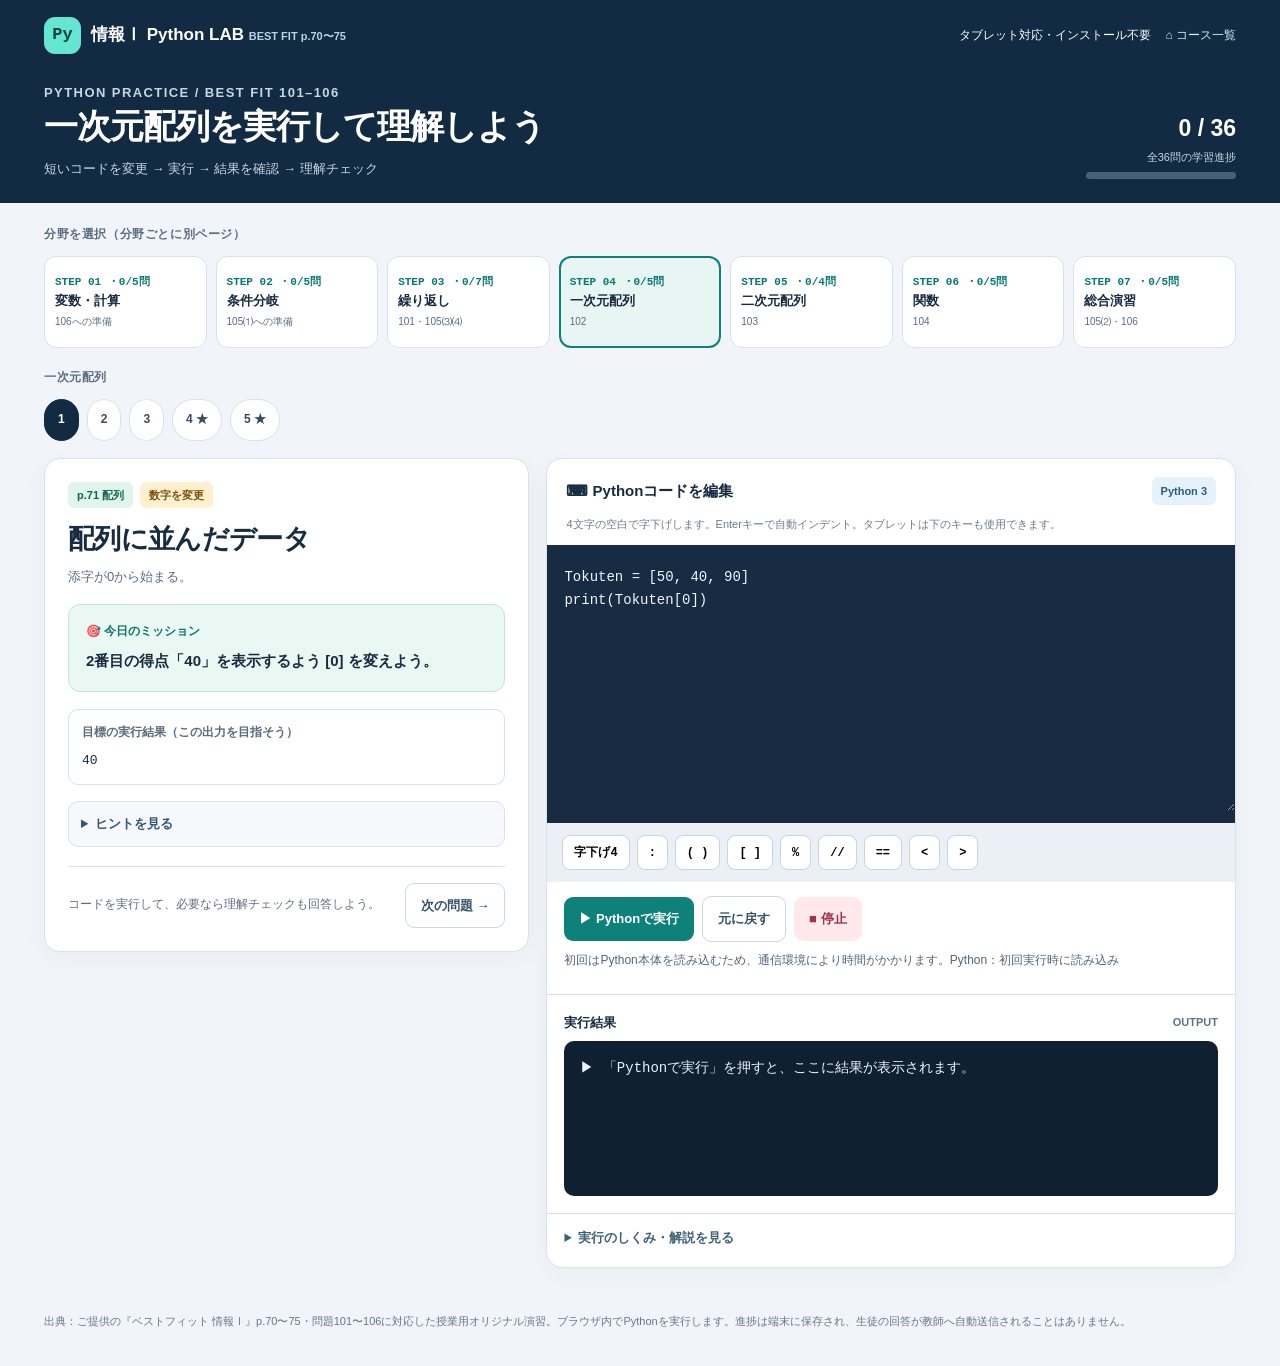
<file: array.html>
<!doctype html><html lang="ja"><head><meta charset="utf-8"><meta name="viewport" content="width=device-width, initial-scale=1,viewport-fit=cover"><meta name="theme-color" content="#122b43"><meta name="description" content="ベストフィット情報Ⅰ p.70〜75／問101〜106のためのPython実行演習。タブレット対応。"><title>一次元配列 | 情報Ⅰ Python LAB</title><style>
:root{--bg:#f1f5f9;--ink:#172b41;--muted:#5c6d80;--navy:#122b43;--navy2:#213f5a;--accent:#0e817b;--pale:#e7f6f2;--white:#fff;--line:#d8e2eb;--gold:#ffcf81;--danger:#ab3248;--ok:#08765e;--focus:#47aece}*{box-sizing:border-box}html{scroll-behavior:smooth}body{margin:0;font-family:-apple-system,BlinkMacSystemFont,'Hiragino Sans','Hiragino Kaku Gothic ProN','Yu Gothic',Meiryo,sans-serif;color:var(--ink);background:var(--bg);line-height:1.65;-webkit-text-size-adjust:100%}button,input,textarea{font:inherit}button{cursor:pointer;touch-action:manipulation}button:focus-visible,a:focus-visible,input:focus-visible,textarea:focus-visible,summary:focus-visible{outline:3px solid var(--focus);outline-offset:2px}a{color:inherit}.top{background:var(--navy);color:white}.top-in{max-width:1240px;margin:auto;padding:17px 24px 24px}.brandbar{display:flex;align-items:center;gap:16px;justify-content:space-between;flex-wrap:wrap}.brand{display:inline-flex;align-items:center;gap:10px;font-size:17px;font-weight:900;text-decoration:none}.brand-icon{width:37px;height:37px;border-radius:11px;background:#64e6d2;color:#09443e;display:grid;place-items:center;font-weight:900;font-family:monospace}.brand small{font-size:11px;font-weight:600;color:#bcd2e1}.rightlinks{display:flex;align-items:center;gap:14px;font-size:12px}.rightlinks a{color:#d7eff2;text-decoration:none}.hero{margin-top:21px;display:flex;justify-content:space-between;align-items:end;gap:16px}.eyebrow{color:#72e3d4;font-size:11px;font-weight:900;letter-spacing:.11em;margin:0 0 6px}.hero h1{font-size:clamp(22px,3.3vw,34px);letter-spacing:-.03em;line-height:1.4;margin:0}.hero p{margin:7px 0 0;color:#c8d6e2;font-size:13px}.progress-wrap{min-width:150px;text-align:right}.progress-wrap strong{font-size:23px}.progress-wrap small{font-size:11px;color:#c8d6e2;display:block}.progress-track{margin-top:6px;background:#47617a;height:7px;border-radius:10px;overflow:hidden}.progress-bar{background:#61e0c8;height:100%;width:0;transition:width .3s}main{max-width:1240px;margin:auto;padding:22px 24px 44px}.eyeline{font-size:12px;font-weight:900;letter-spacing:.05em;color:var(--muted);margin:0 0 11px}.categories{display:grid;grid-template-columns:repeat(7,minmax(120px,1fr));gap:9px;margin:0 0 20px}.category{background:white;min-height:92px;border:1px solid var(--line);border-radius:12px;text-decoration:none;padding:12px 10px;display:flex;flex-direction:column;justify-content:center;gap:4px}.category:hover{border-color:#75c4b8}.category[aria-current=page]{background:var(--pale);border:2px solid var(--accent);padding:11px 9px}.cat-num{font:800 11px ui-monospace,Consolas,monospace;color:#087970}.category strong{font-size:13px;line-height:1.3}.category small{font-size:10px;color:var(--muted)}.lesson-chips{display:flex;gap:8px;flex-wrap:wrap;margin-bottom:17px}.lesson-chip{padding:9px 13px;border:1px solid var(--line);background:white;border-radius:999px;font-size:12px;color:#394c60;font-weight:800;min-height:42px}.lesson-chip.current{background:var(--navy);border-color:var(--navy);color:white}.lesson-chip .tick{color:#0c9476;margin-left:5px}.lesson-chip.current .tick{color:#80ebdc}.workspace{display:grid;grid-template-columns:minmax(310px,.88fr) minmax(0,1.25fr);gap:17px;align-items:start}.panel{background:var(--white);border:1px solid var(--line);border-radius:16px;box-shadow:0 6px 24px rgba(15,45,72,.04)}.mission{padding:23px}.tags{display:flex;flex-wrap:wrap;gap:7px;align-items:center;margin-bottom:13px}.tag{font-size:11px;font-weight:900;background:#e9eff6;color:#315674;padding:4px 9px;border-radius:6px}.tag.gold{background:#fff0ce;color:#79510d}.tag.green{background:#e0f5ec;color:#116454}.mission h2{font-size:clamp(20px,2.3vw,27px);line-height:1.35;letter-spacing:-.025em;margin:0 0 8px}.small-muted{font-size:12px;color:var(--muted)}.goal{margin:0 0 17px;font-size:13px;color:#5a6c7f}.task{background:#eaf8f3;border:1px solid #bfe6d9;border-radius:12px;padding:17px;margin:17px 0}.task .label{font-size:12px;color:#107363;font-weight:900;margin:0 0 5px}.task p{font-size:15px;font-weight:800;line-height:1.8;margin:0;white-space:pre-wrap}.expected{border:1px solid var(--line);border-radius:10px;padding:13px;margin:16px 0}.expected strong{font-size:12px;color:#5a6b7c;display:block;margin-bottom:7px}.expected pre{font:13px/1.65 ui-monospace,SFMono-Regular,Consolas,monospace;white-space:pre-wrap;overflow-wrap:anywhere;margin:0}.tip{background:#f6f8fb;border:1px solid var(--line);border-radius:10px;padding:11px 12px;margin:12px 0}.tip summary{font-size:13px;font-weight:900;color:#335775;cursor:pointer}.tip p{font-size:13px;margin:10px 0 2px;color:#4d5f70}.trace{border-left:3px solid #70b8ae;padding:0 0 0 13px;margin:12px 0}.trace li{font-size:12px;color:#4d5d6b;margin:6px 0}.quiz{border-top:1px solid var(--line);padding-top:18px;margin-top:20px}.quiz h3{font-size:15px;margin:0 0 9px}.qgroup{border:1px solid #e0e7ed;border-radius:11px;padding:12px 13px;margin:10px 0}.qtitle{font-size:13px;font-weight:900;margin:0 0 9px}.option{display:flex;align-items:center;gap:9px;border:1px solid transparent;border-radius:7px;cursor:pointer;padding:7px 8px;font-size:13px;line-height:1.55}.option:has(input:checked){border-color:#93cfc4;background:#eaf8f3}.option input{accent-color:var(--accent);width:18px;height:18px;flex-shrink:0}.answer-input{width:100%;font-family:ui-monospace,Consolas,monospace;font-size:16px;border:1px solid #bdcfdb;border-radius:8px;padding:10px}.btn{border:0;border-radius:9px;padding:11px 15px;font-size:13px;font-weight:900;min-height:44px}.btn.primary{background:var(--accent);color:white}.btn.primary:hover{background:#096962}.btn.secondary{border:1px solid #cbd7e2;background:#fff;color:#335169}.btn.danger{background:#ffe9ed;color:#a13248}.btn:disabled{opacity:.5;cursor:default}.action-row{display:flex;gap:8px;flex-wrap:wrap;align-items:center}.notice{font-size:12px;color:#516679;margin:9px 0}.feedback{margin:12px 0 0;padding:12px 13px;border-radius:10px;border:1px solid var(--line);font-size:13px;line-height:1.8;background:#f5f8fc}.feedback.ok{background:#e5f6ec;border-color:#b6e4c7;color:#075f41}.feedback.warn{background:#fff5db;border-color:#f4d899;color:#76510a}.feedback.error{background:#fff0ef;border-color:#f4c1c1;color:#953842}.lesson-footer{display:flex;align-items:center;justify-content:space-between;gap:12px;margin-top:19px;padding-top:16px;border-top:1px solid var(--line);flex-wrap:wrap}.editor{overflow:hidden}.editor-title{display:flex;align-items:center;justify-content:space-between;padding:18px 19px 10px;gap:10px}.editor-title strong{font-size:15px}.editor-title .language{background:#e5f2fc;color:#285d83;padding:5px 9px;border-radius:6px;font-size:11px;font-weight:800}.editor-help{font-size:11px;color:#6b7b8a;padding:0 19px 12px}.codearea{background:#172c43;padding:12px 0}.codearea textarea{display:block;background:#172c43;color:#f1f6ff;border:0;resize:vertical;min-height:254px;width:100%;font:14px/1.65 ui-monospace,SFMono-Regular,Consolas,'Liberation Mono',monospace;outline:none;white-space:pre;overflow:auto;tab-size:4;padding:9px 17px;caret-color:#8be8cc}.codearea textarea:focus{outline:none}.codearea textarea::selection{background:#496b8c}.keys{display:flex;flex-wrap:wrap;gap:7px;padding:12px 15px;background:#eaf0f5}.key{padding:6px 11px;min-height:35px;background:white;border:1px solid #c7d5e1;border-radius:8px;font:700 12px ui-monospace,Consolas,monospace}.editor-controls{padding:14px 17px;border-bottom:1px solid var(--line)}.stdin{display:flex;align-items:center;gap:10px;margin:13px 17px 0}.stdin label{font-size:12px;font-weight:800;color:#566c80;flex-shrink:0}.stdin input{flex:1;min-width:0;padding:9px 10px;border-radius:8px;border:1px solid #bdceda;font:14px ui-monospace,Consolas,monospace}.console{padding:17px}.console-head{display:flex;justify-content:space-between;align-items:center;gap:8px;margin-bottom:8px;font-size:13px;font-weight:900}.runtime{font-size:11px;color:#607184}.terminal{background:#0e2031;border-radius:10px;color:#ebf2fa;padding:16px;margin:0;min-height:155px;max-height:355px;overflow:auto;white-space:pre-wrap;word-break:break-word;font:14px/1.7 ui-monospace,Consolas,monospace}.terminal.is-error{color:#ffc2c2}.result{font-size:13px;margin-top:11px;padding:9px 10px;border-radius:9px;display:none}.result.visible{display:block}.result.ok{background:#e2f5e8;color:#116442}.result.no{background:#fff3d7;color:#74501a}.solution{padding:13px 17px 19px;border-top:1px solid var(--line)}.solution summary{cursor:pointer;font-size:13px;font-weight:900;color:#3d6276}.solution p{font-size:13px;line-height:1.8;color:#586b7b}.foot{max-width:1240px;margin:auto;padding:0 24px 35px;color:#65778b;font-size:11px}.homehero{background:white;border:1px solid var(--line);border-radius:16px;padding:25px;margin-bottom:22px}.homehero h2{margin:0 0 8px;font-size:23px}.homehero p{margin:0;color:var(--muted);font-size:14px}.roadmap{display:grid;grid-template-columns:repeat(2,minmax(0,1fr));gap:13px}.road{background:white;border:1px solid var(--line);border-radius:15px;padding:20px;text-decoration:none;display:block}.road:hover{border-color:#0c8d7e;box-shadow:0 4px 14px #1f4d4d14}.roadtop{display:flex;align-items:center;justify-content:space-between;gap:12px}.road .num{color:var(--accent);font-weight:900;font-size:13px}.road h3{font-size:18px;margin:6px 0 3px}.road p{font-size:12px;color:var(--muted);margin:0 0 13px}.roadbottom{font-size:12px;font-weight:900;color:#275b64}.home-summary{margin-top:20px;background:#e5f5f0;border:1px solid #bee5da;border-radius:13px;padding:17px;font-size:13px}.home-summary strong{display:block;margin-bottom:5px}.home-summary p{margin:0}.visuallyhidden{position:absolute;width:1px;height:1px;overflow:hidden;clip:rect(0,0,0,0);white-space:nowrap}.allgood{font-size:12px;color:#075f48;font-weight:900}@media(max-width:1070px){.categories{grid-template-columns:repeat(4,minmax(0,1fr))}.workspace{grid-template-columns:minmax(0,1fr) minmax(0,1.17fr)}}@media(max-width:760px){.top-in{padding:13px 15px 20px}main{padding:16px 13px 30px}.hero{align-items:start}.hero p{font-size:12px}.progress-wrap{min-width:90px}.progress-wrap strong{font-size:18px}.categories{grid-template-columns:repeat(2,minmax(0,1fr));gap:7px}.category{min-height:62px;padding:9px 12px}.category[aria-current=page]{padding:8px 11px}.category small{display:none}.workspace{grid-template-columns:1fr}.mission{padding:17px}.task{padding:14px}.editor-title{padding:15px 14px 9px}.editor-help{padding:0 14px 10px}.codearea textarea{min-height:242px;font-size:13px}.roadmap{grid-template-columns:1fr}.homehero{padding:20px}.rightlinks{gap:6px}.rightlinks .extra{display:none}.foot{padding:0 15px 25px}}@media(prefers-reduced-motion:reduce){*{scroll-behavior:auto!important;transition:none!important}}

[hidden]{display:none!important}

</style></head><body data-category="array"><aside id="local-notice" hidden style="background:#fff2cd;color:#62480e;border-bottom:1px solid #e5cd90;padding:12px 18px;font:600 13px/1.65 -apple-system,BlinkMacSystemFont,'Yu Gothic',sans-serif;">
⚠ ローカルファイル表示中：問題を表示できますが、Pythonの実行にはWebサーバが必要です。ZIPを「すべて展開」し、同じフォルダの <strong>「Windowsでプレビュー開始.bat」</strong> をダブルクリックしてください。GitHub Pages公開後はこの案内は表示されません。
</aside>
<script>if(location.protocol==='file:')document.getElementById('local-notice').hidden=false;</script><header class="top"><div class="top-in"><div class="brandbar"><a class="brand" href="index.html"><span class="brand-icon">Py</span><span>情報Ⅰ Python LAB <small>BEST FIT p.70〜75</small></span></a><div class="rightlinks"><span class="extra">タブレット対応・インストール不要</span><a href="index.html">⌂ コース一覧</a></div></div><div class="hero"><div><p class="eyebrow">PYTHON PRACTICE / BEST FIT 101–106</p><h1>一次元配列を実行して理解しよう</h1><p>短いコードを変更 → 実行 → 結果を確認 → 理解チェック</p></div><div class="progress-wrap"><strong id="progress-count">0 / 36</strong><small>全36問の学習進捗</small><div class="progress-track"><div class="progress-bar" id="progress-bar"></div></div></div></div></div></header><main><p class="eyeline">分野を選択（分野ごとに別ページ）</p><nav id="categories" class="categories" aria-label="分野一覧"></nav><p class="eyeline" id="goal-label">問題を選択</p><nav id="lesson-chips" class="lesson-chips" aria-label="この分野の問題"></nav><div class="workspace"><section class="panel mission"><div class="tags"><span id="source" class="tag green"></span><span id="level" class="tag gold"></span></div><h2 id="task-title"></h2><p class="goal" id="task-goal"></p><div class="task"><div class="label">🎯 今日のミッション</div><p id="task-do"></p></div><div id="expected" class="expected"><strong>目標の実行結果（この出力を目指そう）</strong><pre id="expected-pre"></pre></div><details class="tip" id="hint-box"><summary>ヒントを見る</summary><p id="hint-text"></p></details><div id="trace" hidden><p class="eyeline">手で追ってみよう：変数の変化</p><ol id="trace-list" class="trace"></ol></div><div class="quiz" id="quiz-box" hidden><h3>🧠 理解チェック（教科書問題）</h3><p class="small-muted">まず予想しよう。答えは実行・解説で確かめよう。</p><div id="quiz-list"></div><div class="action-row"><button class="btn secondary" type="button" id="check-quiz">理解チェックを採点</button></div><div id="quiz-feedback" class="feedback" hidden></div></div><div class="lesson-footer"><p id="status" class="small-muted"></p><button class="btn secondary" id="next" type="button">次の問題 →</button></div></section><section class="panel editor"><div class="editor-title"><strong>⌨ Pythonコードを編集</strong><span class="language">Python 3</span></div><div class="editor-help">4文字の空白で字下げします。Enterキーで自動インデント。タブレットは下のキーも使用できます。</div><div class="codearea"><textarea id="code" spellcheck="false" autocapitalize="off" autocomplete="off" autocorrect="off" aria-label="Pythonコード編集"></textarea></div><div id="keys" class="keys" aria-label="コード入力補助"><button class="key" type="button" data-key="indent">字下げ4</button><button class="key" type="button" data-key=":">:</button><button class="key" type="button" data-key="()">( )</button><button class="key" type="button" data-key="[]">[ ]</button><button class="key" type="button" data-key="%">%</button><button class="key" type="button" data-key="//">//</button><button class="key" type="button" data-key="==">==</button><button class="key" type="button" data-key="&lt;">&lt;</button><button class="key" type="button" data-key="&gt;">&gt;</button></div><div id="stdin-box" class="stdin" hidden><label for="stdin">input() の入力値</label><input type="text" id="stdin" autocomplete="off" autocapitalize="off" spellcheck="false" inputmode="text" aria-describedby="input-help"></div><div class="editor-controls"><div class="action-row"><button type="button" class="btn primary" id="run">▶ Pythonで実行</button><button type="button" class="btn secondary" id="reset">元に戻す</button><button type="button" class="btn danger" id="stop">■ 停止</button></div><p class="notice">初回はPython本体を読み込むため、通信環境により時間がかかります。<span id="ready-state">Python：未読込</span></p></div><div class="console"><div class="console-head"><span>実行結果</span><span class="runtime">OUTPUT</span></div><pre id="terminal" class="terminal" aria-live="polite"></pre><div id="result" class="result" aria-live="polite"></div></div><details id="solution-box" class="solution"><summary>実行のしくみ・解説を見る</summary><p id="solution-text"></p></details></section></div></main><footer class="foot">出典：ご提供の『ベストフィット 情報Ⅰ』p.70〜75・問題101〜106に対応した授業用オリジナル演習。ブラウザ内でPythonを実行します。進捗は端末に保存され、生徒の回答が教師へ自動送信されることはありません。</footer><script>
window.BF_DATA = {
  "categories": [
    {
      "id": "basic",
      "num": "01",
      "name": "変数・計算",
      "subtitle": "代入・表示・商と余り",
      "goal": "106への準備",
      "file": "basic.html"
    },
    {
      "id": "branch",
      "num": "02",
      "name": "条件分岐",
      "subtitle": "if / elif / else / %",
      "goal": "105⑴への準備",
      "file": "branch.html"
    },
    {
      "id": "loop",
      "num": "03",
      "name": "繰り返し",
      "subtitle": "for / range / 合計 / 複利",
      "goal": "101・105⑶⑷",
      "file": "loop.html"
    },
    {
      "id": "array",
      "num": "04",
      "name": "一次元配列",
      "subtitle": "リスト・最小値・最大値",
      "goal": "102",
      "file": "array.html"
    },
    {
      "id": "matrix",
      "num": "05",
      "name": "二次元配列",
      "subtitle": "行と列・二重ループ・九九",
      "goal": "103",
      "file": "matrix.html"
    },
    {
      "id": "function",
      "num": "06",
      "name": "関数",
      "subtitle": "引数・戻り値・再利用",
      "goal": "104",
      "file": "function.html"
    },
    {
      "id": "integrated",
      "num": "07",
      "name": "総合演習",
      "subtitle": "位の取り出し・硬貨",
      "goal": "105⑵・106",
      "file": "integrated.html"
    }
  ],
  "lessons": [
    {
      "cat": "basic",
      "id": "b01",
      "title": "まずは実行してみよう",
      "level": "見る→実行",
      "source": "p.70 順次構造",
      "goal": "プログラムは上から順番に動く。",
      "do": "まず「実行」してみよう。そのあと、好きな文字に書き換えてもう一度実行。",
      "code": "print('こんにちは')\nprint('情報Ⅰ')",
      "expected": "こんにちは\n情報Ⅰ",
      "stdin": "",
      "hint": "print() は文字や数字を表示する関数。文字は引用符で囲もう。",
      "why": "順次構造：1行目が終わってから2行目が実行される。",
      "quiz": [],
      "trace": [],
      "conceal": false
    },
    {
      "cat": "basic",
      "id": "b02",
      "title": "変数は値を入れる箱",
      "level": "数字を変更",
      "source": "p.70 変数",
      "goal": "変数と代入の意味を知る。",
      "do": "まず実行し、次に x を 12 に変えて「12」が表示されるようにしよう。",
      "code": "x = 5\nprint(x)",
      "expected": "12",
      "stdin": "",
      "hint": "1行目の 5 を 12 に変更。",
      "why": "「x = 12」は、数学の等号ではなく「変数 x に12を代入する」という意味。",
      "quiz": [],
      "trace": [],
      "conceal": false
    },
    {
      "cat": "basic",
      "id": "b03",
      "title": "変数の値を更新する",
      "level": "1行を書き換え",
      "source": "p.70 変数",
      "goal": "自分自身に足す処理を理解する。",
      "do": "「x = x + 3」の3を変更し、結果を 15 にしよう。",
      "code": "x = 8\nx = x + 3\nprint(x)",
      "expected": "15",
      "stdin": "",
      "hint": "8 に 7 を足すと15。",
      "why": "右辺を先に計算し、結果を左辺の変数に入れる。",
      "quiz": [],
      "trace": [],
      "conceal": false
    },
    {
      "cat": "basic",
      "id": "b04",
      "title": "商と余りを使う",
      "level": "実行→考える",
      "source": "p.75 / 問106への準備",
      "goal": "//（商）と %（余り）の違い。",
      "do": "まず実行。次に 23円を10円硬貨と1円硬貨に分けるように、xを23に変更しよう。",
      "code": "x = 17\nprint(x // 10)\nprint(x % 10)",
      "expected": "2\n3",
      "stdin": "",
      "hint": "23 // 10 は 2、23 % 10 は 3。",
      "why": "// は割り算の商の整数部分（正の整数で考える）。% は割った余り。",
      "quiz": [],
      "trace": [
        "23 ÷ 10 → 商2、余り3",
        "10円硬貨2枚、残り3円 → 1円硬貨3枚"
      ],
      "conceal": false
    },
    {
      "cat": "basic",
      "id": "b05",
      "title": "小さな計算を組み立てる",
      "level": "チャレンジ",
      "source": "p.75 / 問106への準備",
      "goal": "商を使って50円硬貨の枚数を求める。",
      "do": "x = 347円 のとき、50円硬貨が6枚と表示されるように「// 10」を修正しよう。",
      "code": "x = 347\nnum50 = x // 10\nprint(num50)",
      "expected": "6",
      "stdin": "",
      "hint": "50円硬貨の枚数 → 347 // 50。",
      "why": "50円硬貨は 347 ÷ 50 の商の整数部分で6枚。余りは47円。",
      "quiz": [],
      "trace": [],
      "conceal": false
    },
    {
      "cat": "branch",
      "id": "c01",
      "title": "条件が成り立つときだけ",
      "level": "数字を変更",
      "source": "p.71 選択構造",
      "goal": "if と else の分岐。",
      "do": "xを20に変更し、「成人」が表示されるようにしよう。",
      "code": "x = 15\nif x >= 18:\n    print(\"成人\")\nelse:\n    print(\"18歳未満\")",
      "expected": "成人",
      "stdin": "",
      "hint": "最初の x = 15 を x = 20 に。",
      "why": "条件式がTrueならifの下、そうでなければelseの下を実行する。",
      "quiz": [],
      "trace": [],
      "conceal": false
    },
    {
      "cat": "branch",
      "id": "c02",
      "title": "余りで偶数かを判断",
      "level": "条件式を変更",
      "source": "p.71 例題55 / p.75 問105⑴",
      "goal": "% と == を組み合わせる。",
      "do": "偶数のときだけ「Yes」が出るよう、ifの条件を直そう。",
      "code": "x = int(input('整数を入力: '))\nif x % 3 == 0:\n    print('Yes')\nelse:\n    print('No')",
      "expected": "整数を入力: Yes",
      "stdin": "10",
      "hint": "偶数は2で割った余りが0。% 3 を % 2 に変えよう。",
      "why": "== は比較（等しいか）、= は代入。12 % 2 == 0 はTrue。",
      "quiz": [
        {
          "kind": "choice",
          "question": "ベストフィット105⑴：このプログラムは何を判断する？",
          "options": [
            "正か負か",
            "偶数か奇数か",
            "3桁かどうか"
          ],
          "answer": "偶数か奇数か",
          "why": ""
        }
      ],
      "trace": [],
      "conceal": false
    },
    {
      "cat": "branch",
      "id": "c03",
      "title": "FIZZとBUZZ（入れ子）",
      "level": "実行→予想",
      "source": "p.71 例題55",
      "goal": "字下げされた処理の範囲。",
      "do": "最初は x=30 で実行。次に x=9 にして、FIZZだけが表示されることを確認。",
      "code": "x = 30\nif x % 3 == 0:\n    print('FIZZ')\n    if x % 5 == 0:\n        print('BUZZ')",
      "expected": "FIZZ\nBUZZ",
      "stdin": "",
      "hint": "x が3の倍数か確認してから、さらに5の倍数か確認する。",
      "why": "内側の if は、外側の if が成立した場合だけ実行される。x=9ではFIZZだけ。",
      "quiz": [
        {
          "kind": "choice",
          "question": "x=10 に変えると何が表示される？",
          "options": [
            "FIZZ",
            "BUZZ",
            "何も表示されない"
          ],
          "answer": "何も表示されない",
          "why": ""
        }
      ],
      "trace": [],
      "conceal": false
    },
    {
      "cat": "branch",
      "id": "c04",
      "title": "絶対値を求めよう",
      "level": "条件を書き換え",
      "source": "p.72 / 問100",
      "goal": "負数の符号を反転する。",
      "do": "-8 を 8 と表示するように「if x > 0:」を修正しよう。",
      "code": "x = -8\nif x > 0:\n    x = -x\nprint(x)",
      "expected": "8",
      "stdin": "",
      "hint": "x が0より小さいとき符号を反転：x < 0",
      "why": "-(-8) = 8。0以上の値は変更する必要がない。",
      "quiz": [],
      "trace": [],
      "conceal": false
    },
    {
      "cat": "branch",
      "id": "c05",
      "title": "映画館の料金を決める",
      "level": "コードを読む",
      "source": "p.72 / 問99",
      "goal": "複数分岐 elif の使い方。",
      "do": "25歳の料金を確認してみよう。次に x=16、x=65でも試してみよう。",
      "code": "x = 25\nif x <= 18:\n    print(1000)\nelif x >= 60:\n    print(1200)\nelse:\n    print(1800)",
      "expected": "1800",
      "stdin": "",
      "hint": "25歳は「18歳以下」でも「60歳以上」でもない。",
      "why": "p.72のフローチャートと同じで、19〜59歳は1800円。",
      "quiz": [
        {
          "kind": "choice",
          "question": "x=65なら料金は？",
          "options": [
            "1000円",
            "1200円",
            "1800円"
          ],
          "answer": "1200円",
          "why": ""
        }
      ],
      "trace": [],
      "conceal": false
    },
    {
      "cat": "loop",
      "id": "l01",
      "title": "同じ処理を何回も",
      "level": "数字を変更",
      "source": "p.71 反復構造",
      "goal": "range(n) が0からn-1まで回す。",
      "do": "3回の表示を5回にするよう、range(3)を書き換えよう。",
      "code": "for i in range(3):\n    print('こんにちは')",
      "expected": "こんにちは\nこんにちは\nこんにちは\nこんにちは\nこんにちは",
      "stdin": "",
      "hint": "range(5) は i=0,1,2,3,4 の5回。",
      "why": "for行の下で字下げされたprintが5回実行される。",
      "quiz": [],
      "trace": [],
      "conceal": false
    },
    {
      "cat": "loop",
      "id": "l02",
      "title": "インデントで表示回数が変わる",
      "level": "実行→選ぶ",
      "source": "p.72 例題56",
      "goal": "printの字下げと繰り返し。",
      "do": "まず1回だけ5と表示されることを確認。その後print(x)を4つ空白で字下げするとどうなる？",
      "code": "x = 0\nfor i in range(5):\n    x = x + 1\nprint(x)",
      "expected": "5",
      "stdin": "",
      "hint": "printがforと同じ位置ならループの外。",
      "why": "x=x+1だけが5回。print(x)は最後に1回だけ。",
      "quiz": [
        {
          "kind": "choice",
          "question": "print(x)を4文字下げると表示は何回？",
          "options": [
            "1回",
            "5回",
            "6回"
          ],
          "answer": "5回",
          "why": ""
        }
      ],
      "trace": [
        "繰り返し後のx：0→1→2→3→4→5",
        "ループの外にある print(x) は1度だけ"
      ],
      "conceal": false
    },
    {
      "cat": "loop",
      "id": "l03",
      "title": "0から順に足してみよう",
      "level": "数字を修正",
      "source": "p.72 例題56",
      "goal": "iが0〜4に変わることを知る。",
      "do": "0、1、3、6、10の順に表示するため、x = x + 1 を修正しよう。",
      "code": "x = 0\nfor i in range(5):\n    x = x + 1\n    print(x)",
      "expected": "0\n1\n3\n6\n10",
      "stdin": "",
      "hint": "毎回1を足すのではなく、変数 i を足す。",
      "why": "iは0→1→2→3→4。累積和は0→1→3→6→10。",
      "quiz": [],
      "trace": [
        "i=0 → x=0",
        "i=1 → x=1",
        "i=2 → x=3",
        "i=3 → x=6",
        "i=4 → x=10"
      ],
      "conceal": false
    },
    {
      "cat": "loop",
      "id": "l04",
      "title": "1から入力値までの和",
      "level": "数値を変更",
      "source": "p.75 / 問105⑶",
      "goal": "range(1, x+1) で1〜x。",
      "do": "1〜10の和55を表示しよう。入力欄の「5」を「10」に変えて実行。",
      "code": "x = int(input('正の整数: '))\nkekka = 0\nfor i in range(1, x + 1):\n    kekka = kekka + i\nprint(kekka)",
      "expected": "正の整数: 55",
      "stdin": "5",
      "hint": "コードではなく下の「入力値」欄を10に変更する。",
      "why": "rangeの終点は含まれないため、x+1にするとxまで足せる。",
      "quiz": [
        {
          "kind": "choice",
          "question": "問105⑶：何をするプログラム？",
          "options": [
            "入力値までの合計を求める",
            "入力値の約数を出す",
            "入力値を2乗する"
          ],
          "answer": "入力値までの合計を求める",
          "why": ""
        }
      ],
      "trace": [],
      "conceal": false,
      "gradeInput": "10"
    },
    {
      "cat": "loop",
      "id": "l05",
      "title": "約数を全部表示する",
      "level": "実行→選ぶ",
      "source": "p.75 / 問105⑷",
      "goal": "繰り返しと条件分岐の組合せ。",
      "do": "入力12で実行し、約数を確かめよう。続いて入力6などでも試してみよう。",
      "code": "x = int(input('正の整数: '))\nretsu = []\nfor i in range(1, x + 1):\n    if x % i == 0:\n        retsu.append(i)\nprint(retsu)",
      "expected": "正の整数: [1, 2, 3, 4, 6, 12]",
      "stdin": "12",
      "hint": "x % i == 0 なら割り切れる → iをリストへ追加する。",
      "why": "retsu.append(i)はリストの最後にiを追加する。",
      "quiz": [
        {
          "kind": "choice",
          "question": "問105⑷：どんな数がリストに入る？",
          "options": [
            "xより大きい数",
            "xの約数",
            "偶数だけ"
          ],
          "answer": "xの約数",
          "why": ""
        }
      ],
      "trace": [],
      "conceal": false
    },
    {
      "cat": "loop",
      "id": "l06",
      "title": "複利を1年ずつ計算",
      "level": "コードを読む",
      "source": "p.73 / 問101への準備",
      "goal": "預金額に1.01を繰り返しかける。",
      "do": "10000円を年1%で3年間増やした推移を確認しよう。",
      "code": "yokin = 10000\nrisoku = 1.0\nfor i in range(3):\n    yokin = yokin * (1 + risoku / 100)\n    print(int(yokin))",
      "expected": "10100\n10201\n10303",
      "stdin": "",
      "hint": "1年目10100、2年目10201、3年目10303（小数点以下切捨て）。",
      "why": "利率は一定1%。増えるのは預金額。int()は小数部分を切り捨てる。",
      "quiz": [],
      "trace": [
        "1年目：10000×1.01＝10100",
        "2年目：10100×1.01＝10201",
        "3年目：10201×1.01＝10303.01 → 表示は10303"
      ],
      "conceal": false
    },
    {
      "cat": "loop",
      "id": "l07",
      "title": "★ ベストフィット 101",
      "level": "教科書に挑戦",
      "source": "p.73 問101",
      "goal": "複利の10年分の表示について正しく説明する。",
      "do": "最初に正しい説明を選び、その後「実行」して本当に10行表示されるか確かめよう。",
      "code": "yokin = 10000\nrisoku = 1.0\nfor i in range(10):\n    yokin = yokin * (1 + risoku / 100)\n    print(int(yokin))",
      "expected": "10100\n10201\n10303\n10406\n10510\n10615\n10721\n10828\n10936\n11046",
      "stdin": "",
      "hint": "print() の位置は、for文の下で字下げされている。",
      "why": "正答は(エ)。表示処理も10回繰り返され、利率は1%のまま。",
      "quiz": [
        {
          "kind": "choice",
          "question": "問101：最も適当な記述はどれ？",
          "options": [
            "(ア) 利息は毎年100分の1ずつ増加",
            "(イ) 預金額に年数は関係ない",
            "(ウ) 計算後に一度だけ表示",
            "(エ) 年数分繰り返し表示"
          ],
          "answer": "(エ) 年数分繰り返し表示",
          "why": ""
        }
      ],
      "trace": [],
      "conceal": true
    },
    {
      "cat": "array",
      "id": "a01",
      "title": "配列に並んだデータ",
      "level": "数字を変更",
      "source": "p.71 配列",
      "goal": "添字が0から始まる。",
      "do": "2番目の得点「40」を表示するよう [0] を変えよう。",
      "code": "Tokuten = [50, 40, 90]\nprint(Tokuten[0])",
      "expected": "40",
      "stdin": "",
      "hint": "Pythonは0番目から数えるので、2番目は添字[1]。",
      "why": "配列の位置を表す数字が「添字」。Pythonの先頭は添字0。",
      "quiz": [],
      "trace": [],
      "conceal": false
    },
    {
      "cat": "array",
      "id": "a02",
      "title": "配列を順に取り出す",
      "level": "実行→選ぶ",
      "source": "p.72 例題57",
      "goal": "for x in 配列 を理解する。",
      "do": "まず実行して、配列の要素が順番に表示されることを確かめよう。",
      "code": "kakaku = [580, 970, 430]\nfor x in kakaku:\n    print(x)",
      "expected": "580\n970\n430",
      "stdin": "",
      "hint": "xに580→970→430と順番に入る。",
      "why": "for x in kakaku は配列のすべての要素を一つずつ取り出す。",
      "quiz": [
        {
          "kind": "choice",
          "question": "このfor文は何回繰り返される？",
          "options": [
            "2回",
            "3回",
            "4回"
          ],
          "answer": "3回",
          "why": ""
        }
      ],
      "trace": [],
      "conceal": false
    },
    {
      "cat": "array",
      "id": "a03",
      "title": "いちばん安い値を探す",
      "level": "条件を変更",
      "source": "p.72 例題57",
      "goal": "小さい数が見つかれば最小値を更新。",
      "do": "最安値430と表示されるよう if の比較演算子を修正しよう。",
      "code": "kakaku = [580, 970, 430, 820, 760]\nsaisyo = kakaku[0]\nfor x in kakaku:\n    if x > saisyo:\n        saisyo = x\nprint('最安値:', saisyo)",
      "expected": "最安値: 430",
      "stdin": "",
      "hint": "最小値を探すので x < saisyo とする。",
      "why": "現在の最小値と順番に比較し、より小さいときだけ更新する。",
      "quiz": [],
      "trace": [
        "初期値 saisyo=580",
        "970：更新しない",
        "430：430に更新",
        "820,760：更新しない →430"
      ],
      "conceal": false
    },
    {
      "cat": "array",
      "id": "a04",
      "title": "最高点と出席番号",
      "level": "実行→理解",
      "source": "p.74 / 問102への準備",
      "goal": "最高点と位置を一緒に記録する。",
      "do": "4人分の最高点と出席番号を表示してみよう。",
      "code": "Tokuten = [50, 40, 90, 70]\nsaidai = 0\nbango = 0\nfor i in range(len(Tokuten)):\n    if Tokuten[i] > saidai:\n        saidai = Tokuten[i]\n        bango = i\nprint('最高点：', saidai, '出席番号：', bango + 1)",
      "expected": "最高点： 90 出席番号： 3",
      "stdin": "",
      "hint": "最大値saidaiを変えるとき、添字bangoも一緒に更新。",
      "why": "Pythonの添字は0開始。出席番号は1開始なので表示時にbango+1とする。",
      "quiz": [],
      "trace": [
        "i=0：50 → saidai=50、bango=0",
        "i=1：40 → 更新なし",
        "i=2：90 → saidai=90、bango=2",
        "i=3：70 → 更新なし、出席番号3"
      ],
      "conceal": false
    },
    {
      "cat": "array",
      "id": "a05",
      "title": "★ ベストフィット 102",
      "level": "教科書に挑戦",
      "source": "p.74 問102",
      "goal": "教科書（添字1開始）の穴埋めを解ける。",
      "do": "教科書の空欄①②③を答えよう。その後、Pythonで同じ処理を実行して違いを確かめる。",
      "code": "# Python版：添字は0から始まる\nTokuten = [50, 40, 95, 30, 70]\nsaidai = 0\nbango = 0\nfor i in range(len(Tokuten)):\n    if Tokuten[i] > saidai:\n        saidai = Tokuten[i]\n        bango = i\nprint('最高点：', saidai, '出席番号：', bango + 1)",
      "expected": "最高点： 95 出席番号： 3",
      "stdin": "",
      "hint": "教科書は添字1開始。①は要素数、②は大きければ更新、③は出席番号を記録した変数。",
      "why": "解答：①(ア)要素数(Tokuten)、②(オ)>、③(ク)bango。Pythonは添字0開始なので range(len(...))、表示はbango+1。",
      "quiz": [
        {
          "kind": "choice",
          "question": "① 繰り返しの最後の添字（教科書：1開始）",
          "options": [
            "(ア) 要素数(Tokuten)",
            "(イ) 要素数(Tokuten)-1",
            "(ウ) 要素数(Tokuten)+1"
          ],
          "answer": "(ア) 要素数(Tokuten)",
          "why": ""
        },
        {
          "kind": "choice",
          "question": "② 最高点を更新する比較演算子",
          "options": [
            "(エ) <",
            "(オ) >",
            "(カ) =="
          ],
          "answer": "(オ) >",
          "why": ""
        },
        {
          "kind": "choice",
          "question": "③ 出席番号として表示するもの（教科書）",
          "options": [
            "(キ) i",
            "(ク) bango",
            "(ケ) bango + 1"
          ],
          "answer": "(ク) bango",
          "why": ""
        }
      ],
      "trace": [],
      "conceal": true
    },
    {
      "cat": "matrix",
      "id": "m01",
      "title": "縦横に並ぶ二次元配列",
      "level": "数字を変更",
      "source": "p.72 例題58",
      "goal": "二つの添字を読める。",
      "do": "「33」を表示できるように最後の [0][1] を直そう。",
      "code": "a = [[1, 2, 3], [11, 22, 33]]\nprint(a[0][1])",
      "expected": "33",
      "stdin": "",
      "hint": "2行目の3番目。添字は[1][2]。",
      "why": "a[行][列]の順で指定する。0始まりなので2行目は[1]、3列目は[2]。",
      "quiz": [],
      "trace": [],
      "conceal": false
    },
    {
      "cat": "matrix",
      "id": "m02",
      "title": "配列の月と日を読み取る",
      "level": "実行→選ぶ",
      "source": "p.72 例題58",
      "goal": "kousui[2][8]の場所を理解する。",
      "do": "まず実行してから、何月何日を表すか考えよう。",
      "code": "kousui = [[0] * 31 for _ in range(12)]\nkousui[2][8] = 12\nprint(kousui[2][8])",
      "expected": "12",
      "stdin": "",
      "hint": "月も日も0から数えている。2は3番目の月、8は9番目の日。",
      "why": "例題58の答えは3月9日。値12はこの教材で置いた仮の降水量。",
      "quiz": [
        {
          "kind": "choice",
          "question": "kousui[2][8]は何月何日？",
          "options": [
            "2月8日",
            "3月8日",
            "3月9日"
          ],
          "answer": "3月9日",
          "why": ""
        }
      ],
      "trace": [],
      "conceal": false
    },
    {
      "cat": "matrix",
      "id": "m03",
      "title": "二重の繰り返しで九九",
      "level": "数字を変更",
      "source": "p.74 / 問103への準備",
      "goal": "外側のdanと内側のkazu。",
      "do": "2の段を1行出したら、外側のrange(2,3)をrange(2,4)に変えて、3の段まで表示しよう。",
      "code": "for dan in range(2, 3):\n    for kazu in range(1, 4):\n        print(dan * kazu, end=\" \")\n    print()",
      "expected": "2 4 6 \n3 6 9 ",
      "stdin": "",
      "hint": "外側ループは段。range(2,4)ならdan=2,3。",
      "why": "内側のループが終わるたびに print() で改行して、段を分ける。",
      "quiz": [],
      "trace": [],
      "conceal": false
    },
    {
      "cat": "matrix",
      "id": "m04",
      "title": "★ ベストフィット 103",
      "level": "教科書に挑戦",
      "source": "p.74 問103",
      "goal": "1段分を9回表示できる。",
      "do": "教科書の空欄①と、配列表示()に渡す引数を答えよう。次にPythonの9×9の表を実行。",
      "code": "Kuku = [[0] * 9 for _ in range(9)]\nfor dan in range(1, 10):\n    for kazu in range(1, 10):\n        Kuku[dan - 1][kazu - 1] = dan * kazu\n    print(Kuku[dan - 1])",
      "expected": "[1, 2, 3, 4, 5, 6, 7, 8, 9]\n[2, 4, 6, 8, 10, 12, 14, 16, 18]\n[3, 6, 9, 12, 15, 18, 21, 24, 27]\n[4, 8, 12, 16, 20, 24, 28, 32, 36]\n[5, 10, 15, 20, 25, 30, 35, 40, 45]\n[6, 12, 18, 24, 30, 36, 42, 48, 54]\n[7, 14, 21, 28, 35, 42, 49, 56, 63]\n[8, 16, 24, 32, 40, 48, 56, 64, 72]\n[9, 18, 27, 36, 45, 54, 63, 72, 81]",
      "stdin": "",
      "hint": "(04)で九九の数を代入後、(05)は「内側forの外、外側forの中」に置く。",
      "why": "⑴03行目と揃えると、kazuのループ終了後に段ごと表示（答え03）。⑵(イ)Kuku[dan]。Pythonの二次元配列は0開始なので[dan-1]。",
      "quiz": [
        {
          "kind": "text",
          "question": "⑴ 空欄①に入る行番号（半角数字2桁）",
          "answer": "03",
          "why": ""
        },
        {
          "kind": "choice",
          "question": "⑵ 配列表示() に渡すもの（教科書）",
          "options": [
            "(ア) Kuku",
            "(イ) Kuku[dan]",
            "(ウ) Kuku[kazu]",
            "(エ) Kuku[dan][kazu]"
          ],
          "answer": "(イ) Kuku[dan]",
          "why": ""
        }
      ],
      "trace": [
        "dan=1: 1の段を9個代入→1行表示",
        "dan=2: 2の段を9個代入→1行表示",
        "…",
        "dan=9: 9の段を9個代入→1行表示（計9行）"
      ],
      "conceal": true
    },
    {
      "cat": "function",
      "id": "f01",
      "title": "関数は処理のひとまとめ",
      "level": "実行→変える",
      "source": "p.71 関数",
      "goal": "defと関数の呼び出し。",
      "do": "printの文字を「おはよう」に変更し、関数から表示させよう。",
      "code": "def aisatsu():\n    print('こんにちは')\naisatsu()",
      "expected": "おはよう",
      "stdin": "",
      "hint": "defの下の文字列を変更。",
      "why": "defで関数を定義するだけでは動かない。aisatsu()と呼び出して初めて実行する。",
      "quiz": [],
      "trace": [],
      "conceal": false
    },
    {
      "cat": "function",
      "id": "f02",
      "title": "関数に値を渡す",
      "level": "数値を変更",
      "source": "p.71 三角形の面積",
      "goal": "引数の働き。",
      "do": "底辺8、高さ4の面積16になるよう、関数を呼び出すときの数字を修正しよう。",
      "code": "def sankaku(teihen, takasa):\n    return teihen * takasa / 2\nprint(sankaku(8, 2))",
      "expected": "16.0",
      "stdin": "",
      "hint": "sankaku(8,4)にすると8×4÷2=16。",
      "why": "teihen、takasaは引数。returnで呼び出し元へ計算結果を返す。",
      "quiz": [],
      "trace": [],
      "conceal": false
    },
    {
      "cat": "function",
      "id": "f03",
      "title": "税込価格を関数で求める",
      "level": "数字を変更",
      "source": "p.72 例題59",
      "goal": "同じ関数を別の引数で使える。",
      "do": "1980円の10%・8%税込価格が表示されるように、2回目の税率を修正しよう。",
      "code": "def zeikomi(kingaku, tax):\n    return kingaku + kingaku * tax // 100\nkakaku = 1980\nprint(zeikomi(kakaku, 10))\nprint(zeikomi(kakaku, 10))",
      "expected": "2178\n2138",
      "stdin": "",
      "hint": "2回目の関数呼び出しの 10 を 8 にする。",
      "why": "関数は何度でも呼び出せる。引数を変えれば結果も変わる。",
      "quiz": [],
      "trace": [],
      "conceal": false
    },
    {
      "cat": "function",
      "id": "f04",
      "title": "return と print は違う",
      "level": "コードを読む",
      "source": "p.74 / 問104への準備",
      "goal": "戻り値と表示の区別。",
      "do": "半径2の円の面積を表示しよう。returnの結果がprintに渡る。",
      "code": "def func(kazu):\n    pai = 3.14\n    return pai * kazu * kazu\nprint(func(2))",
      "expected": "12.56",
      "stdin": "",
      "hint": "3.14 × 2 × 2 = 12.56。",
      "why": "returnは「値を返す」処理。画面に表示しているのは関数の外のprint。",
      "quiz": [],
      "trace": [],
      "conceal": false
    },
    {
      "cat": "function",
      "id": "f05",
      "title": "★ ベストフィット 104",
      "level": "教科書に挑戦",
      "source": "p.74 問104",
      "goal": "関数の戻り値を予想できる。",
      "do": "x=5を入力すると「答えは」の後に何が表示される？ 予想を回答してから実行しよう。",
      "code": "def func(kazu):\n    pai = 3.14\n    return pai * kazu * kazu\nx = float(input('正の数を入力: '))\nprint('答えは', func(x))",
      "expected": "正の数を入力: 答えは 78.5",
      "stdin": "5",
      "hint": "3.14 × 5 × 5 = 78.5。",
      "why": "引数kazuに5.0が渡され、returnで78.5が返される。",
      "quiz": [
        {
          "kind": "text",
          "question": "「答えは」の直後に表示される数値",
          "answer": "78.5",
          "why": ""
        }
      ],
      "trace": [],
      "conceal": true
    },
    {
      "cat": "integrated",
      "id": "i01",
      "title": "3桁の数字を逆さに",
      "level": "コードを読む",
      "source": "p.75 / 問105⑵",
      "goal": "// と % を組み合わせる。",
      "do": "入力123を321にして表示する処理を確認。次に456も試してみよう。",
      "code": "x = int(input('3桁の整数: '))\nn100 = x // 100\nn10 = (x % 100) // 10\nn1 = x % 10\nprint(n1 * 100 + n10 * 10 + n100)",
      "expected": "3桁の整数: 321",
      "stdin": "123",
      "hint": "123の百の位は1、十の位は2、一の位は3。3×100+2×10+1。",
      "why": "問105⑵：入力された3桁の数字の並びを逆順にして表示。",
      "quiz": [
        {
          "kind": "choice",
          "question": "問105⑵：このプログラムは何をする？",
          "options": [
            "3桁を逆に並べる",
            "3桁の合計を求める",
            "3桁かどうか判定する"
          ],
          "answer": "3桁を逆に並べる",
          "why": ""
        }
      ],
      "trace": [
        "123 // 100 → 1",
        "(123 % 100) // 10 → 2",
        "123 % 10 → 3",
        "3×100+2×10+1 → 321"
      ],
      "conceal": false
    },
    {
      "cat": "integrated",
      "id": "i02",
      "title": "50円で何枚払える？",
      "level": "数値を書き換え",
      "source": "p.75 / 問106への準備",
      "goal": "大きい硬貨から先に考える。",
      "do": "347円に対し50円硬貨が6枚、残りが47円になるよう修正しよう。",
      "code": "x = 347\nnum50 = x // 10\nnokori = x - num50 * 50\nprint(num50)\nprint(nokori)",
      "expected": "6\n47",
      "stdin": "",
      "hint": "50円硬貨の枚数は347 // 50。",
      "why": "大きい硬貨から決める。347−6×50＝47。",
      "quiz": [],
      "trace": [],
      "conceal": false
    },
    {
      "cat": "integrated",
      "id": "i03",
      "title": "10円・1円も計算",
      "level": "1行を書き換え",
      "source": "p.75 / 問106への準備",
      "goal": "残金を使った硬貨の枚数。",
      "do": "50円6枚、10円4枚、1円7枚、合計17枚を表示するように10円硬貨の式を直そう。",
      "code": "x = 347\nnum50 = x // 50\nnum10 = (x - num50 * 50) // 50\nnum1 = x - num50 * 50 - num10 * 10\nprint(num50, num10, num1)\nprint(num50 + num10 + num1)",
      "expected": "6 4 7\n17",
      "stdin": "",
      "hint": "num10の計算では、残った金額を10で割る。",
      "why": "347円＝50円×6＋10円×4＋1円×7。6+4+7=17枚。",
      "quiz": [],
      "trace": [
        "347//50 → 6枚、残り47円",
        "47//10 → 4枚、残り7円",
        "1円7枚、合計6+4+7=17枚"
      ],
      "conceal": false
    },
    {
      "cat": "integrated",
      "id": "i04",
      "title": "★ ベストフィット 106",
      "level": "教科書に挑戦",
      "source": "p.75 問106",
      "goal": "硬貨の最小枚数を求める5つの空欄。",
      "do": "教科書の空欄①〜⑤（いずれも数字）を答えて、347円の例で実行しよう。",
      "code": "x = int(input('代金を入力: '))\nnum50 = x // 50\nnum10 = (x - num50 * 50) // 10\nnum1 = x - num50 * 50 - num10 * 10\nprint('最小限の枚数は', num50 + num10 + num1, '枚')",
      "expected": "代金を入力: 最小限の枚数は 17 枚",
      "stdin": "347",
      "hint": "まず50円の枚数→残金の10円の枚数→残りの1円の枚数。",
      "why": "解答：①50、②50、③10、④50、⑤10。347円なら6+4+7=17枚。",
      "quiz": [
        {
          "kind": "text",
          "question": "① 50円硬貨の枚数を求める除数",
          "answer": "50",
          "why": ""
        },
        {
          "kind": "text",
          "question": "② 50円硬貨の金額として掛ける数",
          "answer": "50",
          "why": ""
        },
        {
          "kind": "text",
          "question": "③ 10円硬貨の枚数を求める除数",
          "answer": "10",
          "why": ""
        },
        {
          "kind": "text",
          "question": "④ 50円硬貨の合計金額の単価",
          "answer": "50",
          "why": ""
        },
        {
          "kind": "text",
          "question": "⑤ 10円硬貨の合計金額の単価",
          "answer": "10",
          "why": ""
        }
      ],
      "trace": [],
      "conceal": true
    },
    {
      "cat": "integrated",
      "id": "i05",
      "title": "★ ベストフィット 105 総まとめ",
      "level": "教科書に挑戦",
      "source": "p.75 問105⑴〜⑷",
      "goal": "4つのプログラムを説明できる。",
      "do": "101〜106の総仕上げ。4つの処理の役割を選び、それぞれの実行結果と一致するか確認しよう。",
      "code": "# 問105⑴〜⑷は他のページで実際に実行できます\n# ここでは4つの動きをまとめて確認します\nprint('⑴', 12 % 2 == 0)\nprint('⑵', 3 * 100 + 2 * 10 + 1)\nprint('⑶', sum(range(1, 6)))\nprint('⑷', [i for i in range(1, 13) if 12 % i == 0])",
      "expected": "⑴ True\n⑵ 321\n⑶ 15\n⑷ [1, 2, 3, 4, 6, 12]",
      "stdin": "",
      "hint": "⑴偶数、⑵3桁逆順、⑶1〜xの和、⑷約数。",
      "why": "問105の各サンプルの詳細は「条件分岐」「繰り返し」「総合演習」で学べる。",
      "quiz": [
        {
          "kind": "choice",
          "question": "⑴ x%2==0 の役割",
          "options": [
            "偶数か判断",
            "約数を表示",
            "絶対値を表示"
          ],
          "answer": "偶数か判断",
          "why": ""
        },
        {
          "kind": "choice",
          "question": "⑵ 位を取り出す処理",
          "options": [
            "値を3倍する",
            "3桁を逆順にする",
            "百の位だけ表示"
          ],
          "answer": "3桁を逆順にする",
          "why": ""
        },
        {
          "kind": "choice",
          "question": "⑶ 1からxまで繰り返す処理",
          "options": [
            "合計を求める",
            "最大値を求める",
            "倍数だけ求める"
          ],
          "answer": "合計を求める",
          "why": ""
        },
        {
          "kind": "choice",
          "question": "⑷ x%i==0 でリストに追加",
          "options": [
            "平方根",
            "約数",
            "素数だけ"
          ],
          "answer": "約数",
          "why": ""
        }
      ],
      "trace": [],
      "conceal": true
    }
  ]
};

</script><script>
(() => {
 'use strict';
 const {categories,lessons} = window.BF_DATA;
 const currentCat = document.body.dataset.category || 'home';
 const progressKey='bestfit-python-lab-progress-v1';
 const draftPrefix='bestfit-python-lab-draft-v1-';
 const inputPrefix='bestfit-python-lab-input-v1-';
 const $=id=>document.getElementById(id);
 const safeGet = (key) => {try{return localStorage.getItem(key)}catch(_){return null}};
 const safeSet = (key,val) => {try{localStorage.setItem(key,val)}catch(_){}};
 let progress={};
 try{progress=JSON.parse(safeGet(progressKey)||'{}')||{}}catch(_){progress={}};
 const total=lessons.length;
 const html = s=>{const span=document.createElement('span');span.textContent=String(s);return span.innerHTML};
 const completed=()=>lessons.filter(l=>progress[l.id]).length;
 const buildProgress=()=>{
  $('progress-count').textContent=`${completed()} / ${total}`;
  $('progress-bar').style.width=completed()/total*100+'%';
 };
 const makeCategoryNav=()=>{
  $('categories').innerHTML=categories.map(c=>{
   const done=lessons.filter(l=>l.cat===c.id&&progress[l.id]).length;
   const count=lessons.filter(l=>l.cat===c.id).length;
   return `<a class="category" href="${c.file}" ${currentCat===c.id?'aria-current="page"':''}><span class="cat-num">STEP ${c.num} ・${done}/${count}問</span><strong>${html(c.name)}</strong><small>${html(c.goal)}</small></a>`;
  }).join('');
 };
 buildProgress();makeCategoryNav();
 if(currentCat==='home'){
  $('roadmap').innerHTML=categories.map(c=>{
   const each=lessons.filter(l=>l.cat===c.id),done=each.filter(l=>progress[l.id]).length;
   return `<a class="road" href="${c.file}"><div class="roadtop"><span class="num">STEP ${c.num}</span><span class="small-muted">${done}/${each.length}問クリア</span></div><h3>${html(c.name)}</h3><p>${html(c.subtitle)}</p><div class="roadbottom">到達目標：${html(c.goal)}　→</div></a>`;
  }).join('');
  return;
 }
 const cat=categories.find(c=>c.id===currentCat), items=lessons.filter(l=>l.cat===currentCat);
 if(!cat||!items.length)return;
 let at=0,runOk=false,quizOk=false,lastRun=false;
 let worker=null,workerReady=null,resolveReady=null,rejectReady=null,nextId=0,pending=new Map(),busy=false;
 function select(index,changeHash=true){
  if(index<0||index>=items.length)return;
  at=index;const l=items[at]; runOk=false; quizOk=l.quiz.length===0; lastRun=false;
  if(changeHash) history.replaceState(null,'','#'+l.id);
  $('lesson-chips').innerHTML=items.map((item,i)=>`<button class="lesson-chip ${i===at?'current':''}" data-at="${i}" type="button">${i+1}${progress[item.id]?'<span class="tick">✓</span>':''}${item.source.includes('問10')?' <span aria-label="ベストフィット">★</span>':''}</button>`).join('');
  for(const el of $('lesson-chips').querySelectorAll('button'))el.addEventListener('click',()=>select(Number(el.dataset.at)));
  $('task-title').textContent=l.title;$('task-goal').textContent=l.goal;$('task-do').textContent=l.do;
  $('source').textContent=l.source;$('level').textContent=l.level;
  $('goal-label').textContent=cat.name;
  $('hint-text').textContent=l.hint||'まず、実行結果を観察しよう。';
  $('hint-box').open=false;
  $('solution-text').textContent=l.why||'';$('solution-box').open=false;
  $('expected').style.display=l.conceal?'none':'block';
  $('expected-pre').textContent=l.expected??'（自由に実行してみよう）';
  $('trace').hidden=!l.trace.length;
  $('trace-list').innerHTML=l.trace.map(s=>`<li>${html(s)}</li>`).join('');
  $('code').value=safeGet(draftPrefix+l.id)??l.code;
  $('stdin').value=safeGet(inputPrefix+l.id)??l.stdin;
  $('stdin-box').hidden=!(l.code.includes('input(')||l.stdin);
  $('terminal').textContent='▶ 「Pythonで実行」を押すと、ここに結果が表示されます。';
  $('terminal').classList.remove('is-error');
  $('result').className='result';$('result').textContent='';
  $('quiz-box').hidden=l.quiz.length===0;
  $('quiz-feedback').className='feedback';$('quiz-feedback').hidden=true;
  $('quiz-list').innerHTML=l.quiz.map((q,i)=>{
   const id=`answer_${i}`;
   return `<div class="qgroup"><p class="qtitle">${html(q.question)}</p>${q.kind==='choice' ? q.options.map((opt,j)=>`<label class="option"><input type="radio" name="${id}" value="${html(opt)}"><span>${html(opt)}</span></label>`).join('') : `<input class="answer-input" id="${id}" type="text" inputmode="text" autocomplete="off" spellcheck="false" placeholder="ここに答えを入力">`}</div>`;
  }).join('');
  const nex=items[at+1];$('next').textContent=nex?'次の問題 →':'次の分野を見る →';
  $('status').textContent=progress[l.id]?'✓ この問題はクリア済みです。':'コードを実行して、必要なら理解チェックも回答しよう。';
  $('ready-state').textContent=worker?($('ready-state').textContent||'準備中'):'Python：初回実行時に読み込み';
 }
 const current=()=>items[at];
 $('code').addEventListener('input',()=>{safeSet(draftPrefix+current().id,$('code').value);runOk=false;lastRun=false;updatePass();});
 $('stdin').addEventListener('input',()=>{safeSet(inputPrefix+current().id,$('stdin').value);runOk=false;lastRun=false;updatePass();});
 $('code').addEventListener('keydown',e=>{
  if(e.key==='Tab'){e.preventDefault();insert('    ')}
  if(e.key==='Enter'){
   e.preventDefault();const box=$('code'),cursor=box.selectionStart,prior=box.value.slice(0,cursor);
   const ln=prior.split('\n').pop();const indent=ln.match(/^ */)?.[0]||'';
   insert('\n'+indent+(ln.trim().endsWith(':')?'    ':''));
  }
 });
 function insert(s){const field=$('code'),start=field.selectionStart,end=field.selectionEnd;field.setRangeText(s,start,end,'end');field.focus();field.dispatchEvent(new Event('input',{bubbles:true}));}
 for(const btn of $('keys').querySelectorAll('button'))btn.addEventListener('click',()=>insert(btn.dataset.key==='indent'?'    ':btn.dataset.key));
 $('reset').addEventListener('click',()=>{
  const l=current();$('code').value=l.code;$('stdin').value=l.stdin;
  safeSet(draftPrefix+l.id,l.code);safeSet(inputPrefix+l.id,l.stdin);
  runOk=false;lastRun=false;quizOk=l.quiz.length===0;select(at);
 });
 function boot(){
  if(worker)return workerReady;
  workerReady=new Promise((resolve,reject)=>{resolveReady=resolve;rejectReady=reject});
  worker=new Worker('./python-worker.mjs',{type:'module'});
  worker.addEventListener('message',e=>{
   const msg=e.data||{};
   if(msg.type==='ready'){$('ready-state').textContent='Python：準備完了';resolveReady();}
   else if(msg.type==='loadError'){$('ready-state').textContent='Python：読み込み失敗';rejectReady(new Error(msg.error));}
   else if(msg.type==='result'){
    const p=pending.get(msg.id);if(p){pending.delete(msg.id);p(msg);}
   }
  });
  worker.addEventListener('error',e=>{rejectReady?.(new Error(e.message||'Workerエラー'));$('ready-state').textContent='Python：エラー';});
  $('ready-state').textContent='Python：読み込み中…（初回は時間がかかります）';return workerReady;
 }
 function abortWorker(){
  if(worker)worker.terminate();worker=null;workerReady=null;
  for(const fn of pending.values()) fn({output:'',error:'Pythonを停止しました。'});
  pending.clear();$('ready-state').textContent='Python：停止（次回自動再起動）';
 }
 function runOnce(code,stdin){
  return new Promise(resolve=>{
   const id=++nextId;let finished=false;
   const timeout=setTimeout(()=>{
    if(finished)return;finished=true;pending.delete(id);abortWorker();resolve({output:'',error:'5秒以内に終了しなかったため停止しました。無限ループなどを確認してください。'});
   },5000);
   pending.set(id,msg=>{if(finished)return;finished=true;clearTimeout(timeout);resolve(msg);});
   worker.postMessage({type:'run',id,code,stdin});
  });
 }
 function normalize(x){return String(x??'').replace(/\r/g,'').trimEnd()}
 function updatePass(){
  const l=current();
  if(runOk&&quizOk&&!progress[l.id]){
   progress[l.id]=true;safeSet(progressKey,JSON.stringify(progress));buildProgress();makeCategoryNav();
   $('lesson-chips').querySelectorAll('button')[at].innerHTML+=` <span class="tick">✓</span>`;
  }
  if(progress[l.id])$('status').textContent='✓ クリア！ 次の問題に進めます。';
 }
 $('run').addEventListener('click',async()=>{
  if(location.protocol==='file:'){
   $('terminal').textContent='Pythonの実行には localhost または GitHub Pages が必要です。\nZIPをすべて展開し、Windowsでプレビュー開始.bat をダブルクリックしてください。';
   $('terminal').classList.add('is-error');
   return;
  }
  if(busy)return;
  busy=true;lastRun=false;runOk=false;
  const l=current(), selected=l.id,runBtn=$('run');
  const code=$('code').value,stdin=$('stdin').value;
  runBtn.disabled=true;$('terminal').textContent='Pythonを準備しています…';$('terminal').classList.remove('is-error');
  $('result').className='result';
  try{
   await Promise.race([boot(),new Promise((_,reject)=>setTimeout(()=>reject(new Error('Pythonの読み込みに60秒以上かかっています。ネット接続や学校のフィルタを確認してください。')),60000))]);
   if(current().id!==selected)return;
   $('terminal').textContent='実行しています…';
   const outcome=await runOnce(code,stdin);
   if(current().id!==selected)return;
   lastRun=true;
   $('terminal').textContent=(outcome.output||'(出力なし)')+(outcome.error?'\n⚠ '+outcome.error:'');
   $('terminal').classList.toggle('is-error',!!outcome.error);
   const validInput=(l.gradeInput??l.stdin).trim()===stdin.trim();
   runOk=!outcome.error&&validInput&&normalize(outcome.output)===normalize(l.expected);
   $('result').className='result visible '+(runOk?'ok':'no');
   $('result').textContent=outcome.error?'エラーが発生しました。コードを修正してもう一度実行しよう。':!validInput?'入力欄の値が課題の指定と異なります。自由実験としてはOK。正解判定は指定値で行います。':runOk?'✓ 指定された実行結果と一致しました！': '実行できました。目標の出力と見比べて、もう一度考えてみよう。';
   updatePass();
  }catch(err){
   if(current().id!==selected)return;
   $('terminal').classList.add('is-error');
   $('terminal').textContent='実行環境を読み込めませんでした。\n'+String(err.message||err)+'\n\nネット接続が必要です。CDN（cdn.jsdelivr.net）にアクセスできるか確認してください。';
   $('result').className='result visible no';$('result').textContent='授業前に学校の回線・タブレットで動作確認してください。';
  }finally{busy=false;runBtn.disabled=false;}
 });
 $('stop').addEventListener('click',()=>{abortWorker();$('terminal').textContent='実行環境を停止しました。もう一度「実行」を押すと再読み込みします。';busy=false;$('run').disabled=false;});
 $('check-quiz').addEventListener('click',()=>{
  const l=current(),answers=l.quiz.map((q,i)=>q.kind==='choice'?document.querySelector(`input[name="answer_${i}"]:checked`)?.value:($(`answer_${i}`)?.value||''));
  const correct=l.quiz.map((q,i)=>{
   const a=String(answers[i]||'').normalize('NFKC').trim().replace(/\s+/g,'');
   return a===String(q.answer).normalize('NFKC').trim().replace(/\s+/g,'');
  });
  quizOk=correct.every(Boolean);
  const fb=$('quiz-feedback');fb.hidden=false;fb.className='feedback '+(quizOk?'ok':'warn');
  fb.textContent=quizOk?'✓ 理解チェックは全問正解です！ 実行結果も一致すればクリア。':`正解は ${correct.filter(Boolean).length}/${l.quiz.length} 問。もう一度考えてみよう。必要なら「ヒント」を見てみてください。`;
  if(quizOk)updatePass();
 });
 $('next').addEventListener('click',()=>{
  if(at<items.length-1){select(at+1);$('lesson-chips').scrollIntoView({behavior:'smooth',block:'start'});}
  else{const idx=categories.findIndex(c=>c.id===currentCat);location.href=idx<categories.length-1?categories[idx+1].file:'index.html';}
 });
 addEventListener('hashchange',()=>{const id=decodeURIComponent(location.hash.slice(1)),idx=items.findIndex(l=>l.id===id);if(idx>=0&&idx!==at)select(idx,false)});
 const first=items.findIndex(l=>l.id===decodeURIComponent(location.hash.slice(1)));
 select(first>=0?first:0,false);
})();

</script></body></html>
</file>
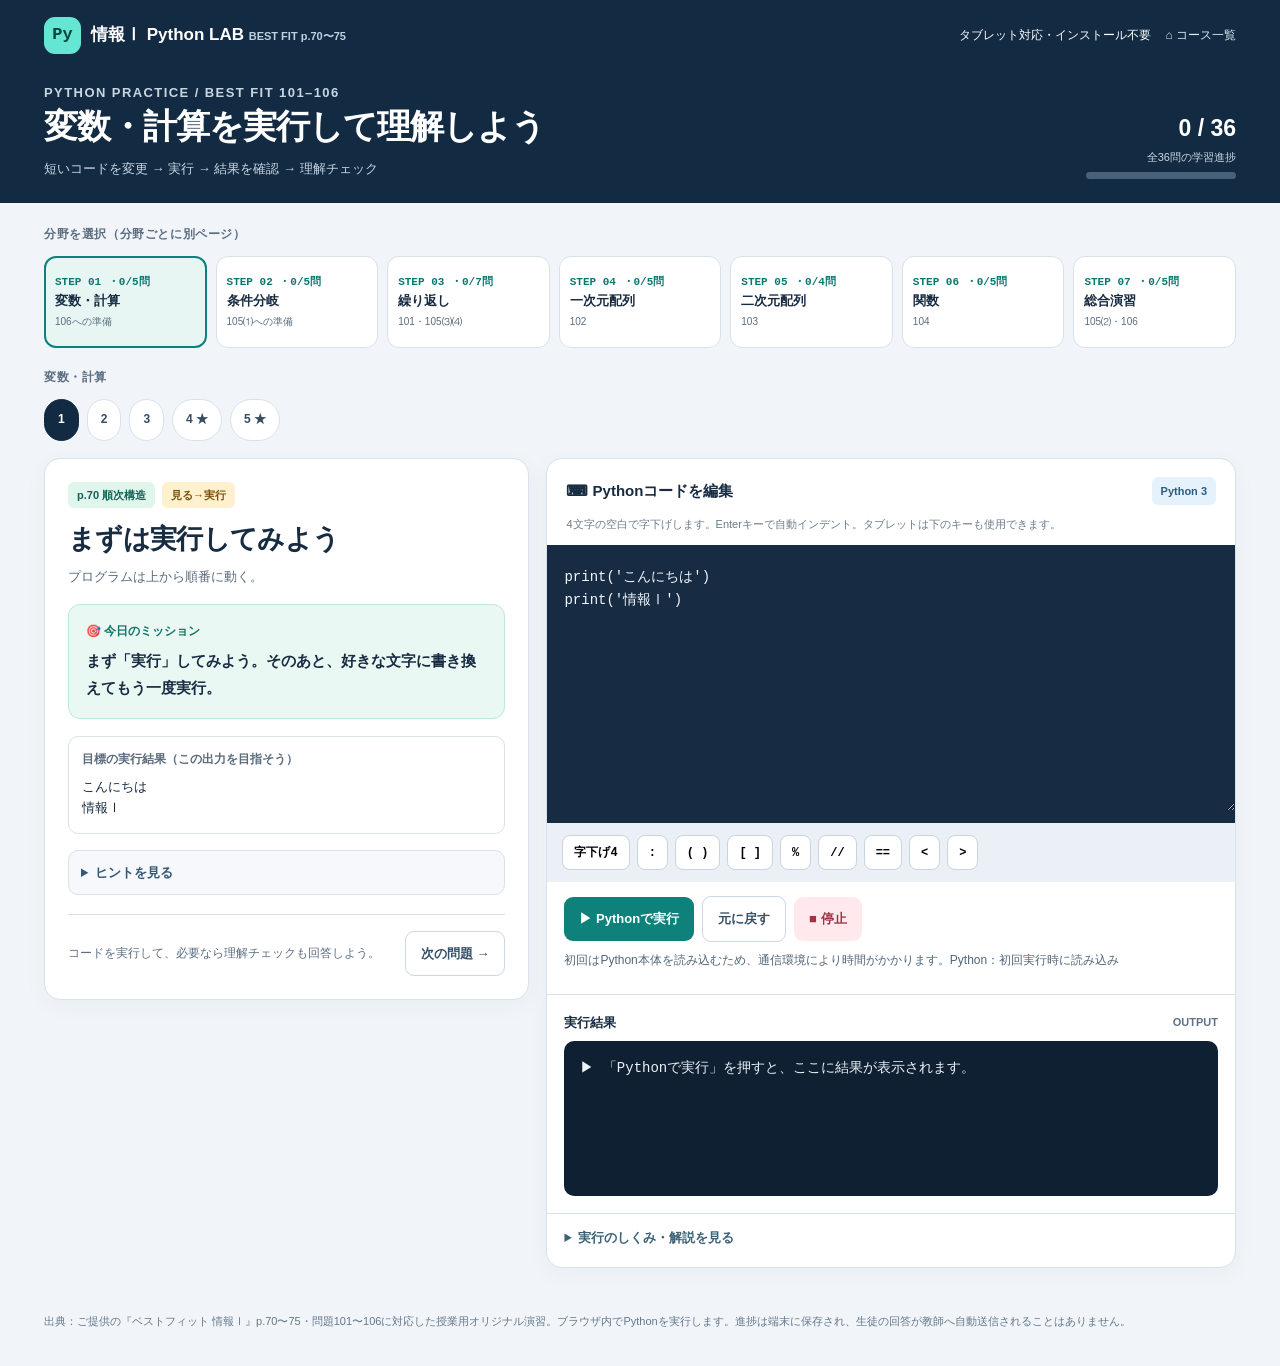
<file: basic.html>
<!doctype html><html lang="ja"><head><meta charset="utf-8"><meta name="viewport" content="width=device-width, initial-scale=1,viewport-fit=cover"><meta name="theme-color" content="#122b43"><meta name="description" content="ベストフィット情報Ⅰ p.70〜75／問101〜106のためのPython実行演習。タブレット対応。"><title>変数・計算 | 情報Ⅰ Python LAB</title><style>
:root{--bg:#f1f5f9;--ink:#172b41;--muted:#5c6d80;--navy:#122b43;--navy2:#213f5a;--accent:#0e817b;--pale:#e7f6f2;--white:#fff;--line:#d8e2eb;--gold:#ffcf81;--danger:#ab3248;--ok:#08765e;--focus:#47aece}*{box-sizing:border-box}html{scroll-behavior:smooth}body{margin:0;font-family:-apple-system,BlinkMacSystemFont,'Hiragino Sans','Hiragino Kaku Gothic ProN','Yu Gothic',Meiryo,sans-serif;color:var(--ink);background:var(--bg);line-height:1.65;-webkit-text-size-adjust:100%}button,input,textarea{font:inherit}button{cursor:pointer;touch-action:manipulation}button:focus-visible,a:focus-visible,input:focus-visible,textarea:focus-visible,summary:focus-visible{outline:3px solid var(--focus);outline-offset:2px}a{color:inherit}.top{background:var(--navy);color:white}.top-in{max-width:1240px;margin:auto;padding:17px 24px 24px}.brandbar{display:flex;align-items:center;gap:16px;justify-content:space-between;flex-wrap:wrap}.brand{display:inline-flex;align-items:center;gap:10px;font-size:17px;font-weight:900;text-decoration:none}.brand-icon{width:37px;height:37px;border-radius:11px;background:#64e6d2;color:#09443e;display:grid;place-items:center;font-weight:900;font-family:monospace}.brand small{font-size:11px;font-weight:600;color:#bcd2e1}.rightlinks{display:flex;align-items:center;gap:14px;font-size:12px}.rightlinks a{color:#d7eff2;text-decoration:none}.hero{margin-top:21px;display:flex;justify-content:space-between;align-items:end;gap:16px}.eyebrow{color:#72e3d4;font-size:11px;font-weight:900;letter-spacing:.11em;margin:0 0 6px}.hero h1{font-size:clamp(22px,3.3vw,34px);letter-spacing:-.03em;line-height:1.4;margin:0}.hero p{margin:7px 0 0;color:#c8d6e2;font-size:13px}.progress-wrap{min-width:150px;text-align:right}.progress-wrap strong{font-size:23px}.progress-wrap small{font-size:11px;color:#c8d6e2;display:block}.progress-track{margin-top:6px;background:#47617a;height:7px;border-radius:10px;overflow:hidden}.progress-bar{background:#61e0c8;height:100%;width:0;transition:width .3s}main{max-width:1240px;margin:auto;padding:22px 24px 44px}.eyeline{font-size:12px;font-weight:900;letter-spacing:.05em;color:var(--muted);margin:0 0 11px}.categories{display:grid;grid-template-columns:repeat(7,minmax(120px,1fr));gap:9px;margin:0 0 20px}.category{background:white;min-height:92px;border:1px solid var(--line);border-radius:12px;text-decoration:none;padding:12px 10px;display:flex;flex-direction:column;justify-content:center;gap:4px}.category:hover{border-color:#75c4b8}.category[aria-current=page]{background:var(--pale);border:2px solid var(--accent);padding:11px 9px}.cat-num{font:800 11px ui-monospace,Consolas,monospace;color:#087970}.category strong{font-size:13px;line-height:1.3}.category small{font-size:10px;color:var(--muted)}.lesson-chips{display:flex;gap:8px;flex-wrap:wrap;margin-bottom:17px}.lesson-chip{padding:9px 13px;border:1px solid var(--line);background:white;border-radius:999px;font-size:12px;color:#394c60;font-weight:800;min-height:42px}.lesson-chip.current{background:var(--navy);border-color:var(--navy);color:white}.lesson-chip .tick{color:#0c9476;margin-left:5px}.lesson-chip.current .tick{color:#80ebdc}.workspace{display:grid;grid-template-columns:minmax(310px,.88fr) minmax(0,1.25fr);gap:17px;align-items:start}.panel{background:var(--white);border:1px solid var(--line);border-radius:16px;box-shadow:0 6px 24px rgba(15,45,72,.04)}.mission{padding:23px}.tags{display:flex;flex-wrap:wrap;gap:7px;align-items:center;margin-bottom:13px}.tag{font-size:11px;font-weight:900;background:#e9eff6;color:#315674;padding:4px 9px;border-radius:6px}.tag.gold{background:#fff0ce;color:#79510d}.tag.green{background:#e0f5ec;color:#116454}.mission h2{font-size:clamp(20px,2.3vw,27px);line-height:1.35;letter-spacing:-.025em;margin:0 0 8px}.small-muted{font-size:12px;color:var(--muted)}.goal{margin:0 0 17px;font-size:13px;color:#5a6c7f}.task{background:#eaf8f3;border:1px solid #bfe6d9;border-radius:12px;padding:17px;margin:17px 0}.task .label{font-size:12px;color:#107363;font-weight:900;margin:0 0 5px}.task p{font-size:15px;font-weight:800;line-height:1.8;margin:0;white-space:pre-wrap}.expected{border:1px solid var(--line);border-radius:10px;padding:13px;margin:16px 0}.expected strong{font-size:12px;color:#5a6b7c;display:block;margin-bottom:7px}.expected pre{font:13px/1.65 ui-monospace,SFMono-Regular,Consolas,monospace;white-space:pre-wrap;overflow-wrap:anywhere;margin:0}.tip{background:#f6f8fb;border:1px solid var(--line);border-radius:10px;padding:11px 12px;margin:12px 0}.tip summary{font-size:13px;font-weight:900;color:#335775;cursor:pointer}.tip p{font-size:13px;margin:10px 0 2px;color:#4d5f70}.trace{border-left:3px solid #70b8ae;padding:0 0 0 13px;margin:12px 0}.trace li{font-size:12px;color:#4d5d6b;margin:6px 0}.quiz{border-top:1px solid var(--line);padding-top:18px;margin-top:20px}.quiz h3{font-size:15px;margin:0 0 9px}.qgroup{border:1px solid #e0e7ed;border-radius:11px;padding:12px 13px;margin:10px 0}.qtitle{font-size:13px;font-weight:900;margin:0 0 9px}.option{display:flex;align-items:center;gap:9px;border:1px solid transparent;border-radius:7px;cursor:pointer;padding:7px 8px;font-size:13px;line-height:1.55}.option:has(input:checked){border-color:#93cfc4;background:#eaf8f3}.option input{accent-color:var(--accent);width:18px;height:18px;flex-shrink:0}.answer-input{width:100%;font-family:ui-monospace,Consolas,monospace;font-size:16px;border:1px solid #bdcfdb;border-radius:8px;padding:10px}.btn{border:0;border-radius:9px;padding:11px 15px;font-size:13px;font-weight:900;min-height:44px}.btn.primary{background:var(--accent);color:white}.btn.primary:hover{background:#096962}.btn.secondary{border:1px solid #cbd7e2;background:#fff;color:#335169}.btn.danger{background:#ffe9ed;color:#a13248}.btn:disabled{opacity:.5;cursor:default}.action-row{display:flex;gap:8px;flex-wrap:wrap;align-items:center}.notice{font-size:12px;color:#516679;margin:9px 0}.feedback{margin:12px 0 0;padding:12px 13px;border-radius:10px;border:1px solid var(--line);font-size:13px;line-height:1.8;background:#f5f8fc}.feedback.ok{background:#e5f6ec;border-color:#b6e4c7;color:#075f41}.feedback.warn{background:#fff5db;border-color:#f4d899;color:#76510a}.feedback.error{background:#fff0ef;border-color:#f4c1c1;color:#953842}.lesson-footer{display:flex;align-items:center;justify-content:space-between;gap:12px;margin-top:19px;padding-top:16px;border-top:1px solid var(--line);flex-wrap:wrap}.editor{overflow:hidden}.editor-title{display:flex;align-items:center;justify-content:space-between;padding:18px 19px 10px;gap:10px}.editor-title strong{font-size:15px}.editor-title .language{background:#e5f2fc;color:#285d83;padding:5px 9px;border-radius:6px;font-size:11px;font-weight:800}.editor-help{font-size:11px;color:#6b7b8a;padding:0 19px 12px}.codearea{background:#172c43;padding:12px 0}.codearea textarea{display:block;background:#172c43;color:#f1f6ff;border:0;resize:vertical;min-height:254px;width:100%;font:14px/1.65 ui-monospace,SFMono-Regular,Consolas,'Liberation Mono',monospace;outline:none;white-space:pre;overflow:auto;tab-size:4;padding:9px 17px;caret-color:#8be8cc}.codearea textarea:focus{outline:none}.codearea textarea::selection{background:#496b8c}.keys{display:flex;flex-wrap:wrap;gap:7px;padding:12px 15px;background:#eaf0f5}.key{padding:6px 11px;min-height:35px;background:white;border:1px solid #c7d5e1;border-radius:8px;font:700 12px ui-monospace,Consolas,monospace}.editor-controls{padding:14px 17px;border-bottom:1px solid var(--line)}.stdin{display:flex;align-items:center;gap:10px;margin:13px 17px 0}.stdin label{font-size:12px;font-weight:800;color:#566c80;flex-shrink:0}.stdin input{flex:1;min-width:0;padding:9px 10px;border-radius:8px;border:1px solid #bdceda;font:14px ui-monospace,Consolas,monospace}.console{padding:17px}.console-head{display:flex;justify-content:space-between;align-items:center;gap:8px;margin-bottom:8px;font-size:13px;font-weight:900}.runtime{font-size:11px;color:#607184}.terminal{background:#0e2031;border-radius:10px;color:#ebf2fa;padding:16px;margin:0;min-height:155px;max-height:355px;overflow:auto;white-space:pre-wrap;word-break:break-word;font:14px/1.7 ui-monospace,Consolas,monospace}.terminal.is-error{color:#ffc2c2}.result{font-size:13px;margin-top:11px;padding:9px 10px;border-radius:9px;display:none}.result.visible{display:block}.result.ok{background:#e2f5e8;color:#116442}.result.no{background:#fff3d7;color:#74501a}.solution{padding:13px 17px 19px;border-top:1px solid var(--line)}.solution summary{cursor:pointer;font-size:13px;font-weight:900;color:#3d6276}.solution p{font-size:13px;line-height:1.8;color:#586b7b}.foot{max-width:1240px;margin:auto;padding:0 24px 35px;color:#65778b;font-size:11px}.homehero{background:white;border:1px solid var(--line);border-radius:16px;padding:25px;margin-bottom:22px}.homehero h2{margin:0 0 8px;font-size:23px}.homehero p{margin:0;color:var(--muted);font-size:14px}.roadmap{display:grid;grid-template-columns:repeat(2,minmax(0,1fr));gap:13px}.road{background:white;border:1px solid var(--line);border-radius:15px;padding:20px;text-decoration:none;display:block}.road:hover{border-color:#0c8d7e;box-shadow:0 4px 14px #1f4d4d14}.roadtop{display:flex;align-items:center;justify-content:space-between;gap:12px}.road .num{color:var(--accent);font-weight:900;font-size:13px}.road h3{font-size:18px;margin:6px 0 3px}.road p{font-size:12px;color:var(--muted);margin:0 0 13px}.roadbottom{font-size:12px;font-weight:900;color:#275b64}.home-summary{margin-top:20px;background:#e5f5f0;border:1px solid #bee5da;border-radius:13px;padding:17px;font-size:13px}.home-summary strong{display:block;margin-bottom:5px}.home-summary p{margin:0}.visuallyhidden{position:absolute;width:1px;height:1px;overflow:hidden;clip:rect(0,0,0,0);white-space:nowrap}.allgood{font-size:12px;color:#075f48;font-weight:900}@media(max-width:1070px){.categories{grid-template-columns:repeat(4,minmax(0,1fr))}.workspace{grid-template-columns:minmax(0,1fr) minmax(0,1.17fr)}}@media(max-width:760px){.top-in{padding:13px 15px 20px}main{padding:16px 13px 30px}.hero{align-items:start}.hero p{font-size:12px}.progress-wrap{min-width:90px}.progress-wrap strong{font-size:18px}.categories{grid-template-columns:repeat(2,minmax(0,1fr));gap:7px}.category{min-height:62px;padding:9px 12px}.category[aria-current=page]{padding:8px 11px}.category small{display:none}.workspace{grid-template-columns:1fr}.mission{padding:17px}.task{padding:14px}.editor-title{padding:15px 14px 9px}.editor-help{padding:0 14px 10px}.codearea textarea{min-height:242px;font-size:13px}.roadmap{grid-template-columns:1fr}.homehero{padding:20px}.rightlinks{gap:6px}.rightlinks .extra{display:none}.foot{padding:0 15px 25px}}@media(prefers-reduced-motion:reduce){*{scroll-behavior:auto!important;transition:none!important}}

[hidden]{display:none!important}

</style></head><body data-category="basic"><aside id="local-notice" hidden style="background:#fff2cd;color:#62480e;border-bottom:1px solid #e5cd90;padding:12px 18px;font:600 13px/1.65 -apple-system,BlinkMacSystemFont,'Yu Gothic',sans-serif;">
⚠ ローカルファイル表示中：問題を表示できますが、Pythonの実行にはWebサーバが必要です。ZIPを「すべて展開」し、同じフォルダの <strong>「Windowsでプレビュー開始.bat」</strong> をダブルクリックしてください。GitHub Pages公開後はこの案内は表示されません。
</aside>
<script>if(location.protocol==='file:')document.getElementById('local-notice').hidden=false;</script><header class="top"><div class="top-in"><div class="brandbar"><a class="brand" href="index.html"><span class="brand-icon">Py</span><span>情報Ⅰ Python LAB <small>BEST FIT p.70〜75</small></span></a><div class="rightlinks"><span class="extra">タブレット対応・インストール不要</span><a href="index.html">⌂ コース一覧</a></div></div><div class="hero"><div><p class="eyebrow">PYTHON PRACTICE / BEST FIT 101–106</p><h1>変数・計算を実行して理解しよう</h1><p>短いコードを変更 → 実行 → 結果を確認 → 理解チェック</p></div><div class="progress-wrap"><strong id="progress-count">0 / 36</strong><small>全36問の学習進捗</small><div class="progress-track"><div class="progress-bar" id="progress-bar"></div></div></div></div></div></header><main><p class="eyeline">分野を選択（分野ごとに別ページ）</p><nav id="categories" class="categories" aria-label="分野一覧"></nav><p class="eyeline" id="goal-label">問題を選択</p><nav id="lesson-chips" class="lesson-chips" aria-label="この分野の問題"></nav><div class="workspace"><section class="panel mission"><div class="tags"><span id="source" class="tag green"></span><span id="level" class="tag gold"></span></div><h2 id="task-title"></h2><p class="goal" id="task-goal"></p><div class="task"><div class="label">🎯 今日のミッション</div><p id="task-do"></p></div><div id="expected" class="expected"><strong>目標の実行結果（この出力を目指そう）</strong><pre id="expected-pre"></pre></div><details class="tip" id="hint-box"><summary>ヒントを見る</summary><p id="hint-text"></p></details><div id="trace" hidden><p class="eyeline">手で追ってみよう：変数の変化</p><ol id="trace-list" class="trace"></ol></div><div class="quiz" id="quiz-box" hidden><h3>🧠 理解チェック（教科書問題）</h3><p class="small-muted">まず予想しよう。答えは実行・解説で確かめよう。</p><div id="quiz-list"></div><div class="action-row"><button class="btn secondary" type="button" id="check-quiz">理解チェックを採点</button></div><div id="quiz-feedback" class="feedback" hidden></div></div><div class="lesson-footer"><p id="status" class="small-muted"></p><button class="btn secondary" id="next" type="button">次の問題 →</button></div></section><section class="panel editor"><div class="editor-title"><strong>⌨ Pythonコードを編集</strong><span class="language">Python 3</span></div><div class="editor-help">4文字の空白で字下げします。Enterキーで自動インデント。タブレットは下のキーも使用できます。</div><div class="codearea"><textarea id="code" spellcheck="false" autocapitalize="off" autocomplete="off" autocorrect="off" aria-label="Pythonコード編集"></textarea></div><div id="keys" class="keys" aria-label="コード入力補助"><button class="key" type="button" data-key="indent">字下げ4</button><button class="key" type="button" data-key=":">:</button><button class="key" type="button" data-key="()">( )</button><button class="key" type="button" data-key="[]">[ ]</button><button class="key" type="button" data-key="%">%</button><button class="key" type="button" data-key="//">//</button><button class="key" type="button" data-key="==">==</button><button class="key" type="button" data-key="&lt;">&lt;</button><button class="key" type="button" data-key="&gt;">&gt;</button></div><div id="stdin-box" class="stdin" hidden><label for="stdin">input() の入力値</label><input type="text" id="stdin" autocomplete="off" autocapitalize="off" spellcheck="false" inputmode="text" aria-describedby="input-help"></div><div class="editor-controls"><div class="action-row"><button type="button" class="btn primary" id="run">▶ Pythonで実行</button><button type="button" class="btn secondary" id="reset">元に戻す</button><button type="button" class="btn danger" id="stop">■ 停止</button></div><p class="notice">初回はPython本体を読み込むため、通信環境により時間がかかります。<span id="ready-state">Python：未読込</span></p></div><div class="console"><div class="console-head"><span>実行結果</span><span class="runtime">OUTPUT</span></div><pre id="terminal" class="terminal" aria-live="polite"></pre><div id="result" class="result" aria-live="polite"></div></div><details id="solution-box" class="solution"><summary>実行のしくみ・解説を見る</summary><p id="solution-text"></p></details></section></div></main><footer class="foot">出典：ご提供の『ベストフィット 情報Ⅰ』p.70〜75・問題101〜106に対応した授業用オリジナル演習。ブラウザ内でPythonを実行します。進捗は端末に保存され、生徒の回答が教師へ自動送信されることはありません。</footer><script>
window.BF_DATA = {
  "categories": [
    {
      "id": "basic",
      "num": "01",
      "name": "変数・計算",
      "subtitle": "代入・表示・商と余り",
      "goal": "106への準備",
      "file": "basic.html"
    },
    {
      "id": "branch",
      "num": "02",
      "name": "条件分岐",
      "subtitle": "if / elif / else / %",
      "goal": "105⑴への準備",
      "file": "branch.html"
    },
    {
      "id": "loop",
      "num": "03",
      "name": "繰り返し",
      "subtitle": "for / range / 合計 / 複利",
      "goal": "101・105⑶⑷",
      "file": "loop.html"
    },
    {
      "id": "array",
      "num": "04",
      "name": "一次元配列",
      "subtitle": "リスト・最小値・最大値",
      "goal": "102",
      "file": "array.html"
    },
    {
      "id": "matrix",
      "num": "05",
      "name": "二次元配列",
      "subtitle": "行と列・二重ループ・九九",
      "goal": "103",
      "file": "matrix.html"
    },
    {
      "id": "function",
      "num": "06",
      "name": "関数",
      "subtitle": "引数・戻り値・再利用",
      "goal": "104",
      "file": "function.html"
    },
    {
      "id": "integrated",
      "num": "07",
      "name": "総合演習",
      "subtitle": "位の取り出し・硬貨",
      "goal": "105⑵・106",
      "file": "integrated.html"
    }
  ],
  "lessons": [
    {
      "cat": "basic",
      "id": "b01",
      "title": "まずは実行してみよう",
      "level": "見る→実行",
      "source": "p.70 順次構造",
      "goal": "プログラムは上から順番に動く。",
      "do": "まず「実行」してみよう。そのあと、好きな文字に書き換えてもう一度実行。",
      "code": "print('こんにちは')\nprint('情報Ⅰ')",
      "expected": "こんにちは\n情報Ⅰ",
      "stdin": "",
      "hint": "print() は文字や数字を表示する関数。文字は引用符で囲もう。",
      "why": "順次構造：1行目が終わってから2行目が実行される。",
      "quiz": [],
      "trace": [],
      "conceal": false
    },
    {
      "cat": "basic",
      "id": "b02",
      "title": "変数は値を入れる箱",
      "level": "数字を変更",
      "source": "p.70 変数",
      "goal": "変数と代入の意味を知る。",
      "do": "まず実行し、次に x を 12 に変えて「12」が表示されるようにしよう。",
      "code": "x = 5\nprint(x)",
      "expected": "12",
      "stdin": "",
      "hint": "1行目の 5 を 12 に変更。",
      "why": "「x = 12」は、数学の等号ではなく「変数 x に12を代入する」という意味。",
      "quiz": [],
      "trace": [],
      "conceal": false
    },
    {
      "cat": "basic",
      "id": "b03",
      "title": "変数の値を更新する",
      "level": "1行を書き換え",
      "source": "p.70 変数",
      "goal": "自分自身に足す処理を理解する。",
      "do": "「x = x + 3」の3を変更し、結果を 15 にしよう。",
      "code": "x = 8\nx = x + 3\nprint(x)",
      "expected": "15",
      "stdin": "",
      "hint": "8 に 7 を足すと15。",
      "why": "右辺を先に計算し、結果を左辺の変数に入れる。",
      "quiz": [],
      "trace": [],
      "conceal": false
    },
    {
      "cat": "basic",
      "id": "b04",
      "title": "商と余りを使う",
      "level": "実行→考える",
      "source": "p.75 / 問106への準備",
      "goal": "//（商）と %（余り）の違い。",
      "do": "まず実行。次に 23円を10円硬貨と1円硬貨に分けるように、xを23に変更しよう。",
      "code": "x = 17\nprint(x // 10)\nprint(x % 10)",
      "expected": "2\n3",
      "stdin": "",
      "hint": "23 // 10 は 2、23 % 10 は 3。",
      "why": "// は割り算の商の整数部分（正の整数で考える）。% は割った余り。",
      "quiz": [],
      "trace": [
        "23 ÷ 10 → 商2、余り3",
        "10円硬貨2枚、残り3円 → 1円硬貨3枚"
      ],
      "conceal": false
    },
    {
      "cat": "basic",
      "id": "b05",
      "title": "小さな計算を組み立てる",
      "level": "チャレンジ",
      "source": "p.75 / 問106への準備",
      "goal": "商を使って50円硬貨の枚数を求める。",
      "do": "x = 347円 のとき、50円硬貨が6枚と表示されるように「// 10」を修正しよう。",
      "code": "x = 347\nnum50 = x // 10\nprint(num50)",
      "expected": "6",
      "stdin": "",
      "hint": "50円硬貨の枚数 → 347 // 50。",
      "why": "50円硬貨は 347 ÷ 50 の商の整数部分で6枚。余りは47円。",
      "quiz": [],
      "trace": [],
      "conceal": false
    },
    {
      "cat": "branch",
      "id": "c01",
      "title": "条件が成り立つときだけ",
      "level": "数字を変更",
      "source": "p.71 選択構造",
      "goal": "if と else の分岐。",
      "do": "xを20に変更し、「成人」が表示されるようにしよう。",
      "code": "x = 15\nif x >= 18:\n    print(\"成人\")\nelse:\n    print(\"18歳未満\")",
      "expected": "成人",
      "stdin": "",
      "hint": "最初の x = 15 を x = 20 に。",
      "why": "条件式がTrueならifの下、そうでなければelseの下を実行する。",
      "quiz": [],
      "trace": [],
      "conceal": false
    },
    {
      "cat": "branch",
      "id": "c02",
      "title": "余りで偶数かを判断",
      "level": "条件式を変更",
      "source": "p.71 例題55 / p.75 問105⑴",
      "goal": "% と == を組み合わせる。",
      "do": "偶数のときだけ「Yes」が出るよう、ifの条件を直そう。",
      "code": "x = int(input('整数を入力: '))\nif x % 3 == 0:\n    print('Yes')\nelse:\n    print('No')",
      "expected": "整数を入力: Yes",
      "stdin": "10",
      "hint": "偶数は2で割った余りが0。% 3 を % 2 に変えよう。",
      "why": "== は比較（等しいか）、= は代入。12 % 2 == 0 はTrue。",
      "quiz": [
        {
          "kind": "choice",
          "question": "ベストフィット105⑴：このプログラムは何を判断する？",
          "options": [
            "正か負か",
            "偶数か奇数か",
            "3桁かどうか"
          ],
          "answer": "偶数か奇数か",
          "why": ""
        }
      ],
      "trace": [],
      "conceal": false
    },
    {
      "cat": "branch",
      "id": "c03",
      "title": "FIZZとBUZZ（入れ子）",
      "level": "実行→予想",
      "source": "p.71 例題55",
      "goal": "字下げされた処理の範囲。",
      "do": "最初は x=30 で実行。次に x=9 にして、FIZZだけが表示されることを確認。",
      "code": "x = 30\nif x % 3 == 0:\n    print('FIZZ')\n    if x % 5 == 0:\n        print('BUZZ')",
      "expected": "FIZZ\nBUZZ",
      "stdin": "",
      "hint": "x が3の倍数か確認してから、さらに5の倍数か確認する。",
      "why": "内側の if は、外側の if が成立した場合だけ実行される。x=9ではFIZZだけ。",
      "quiz": [
        {
          "kind": "choice",
          "question": "x=10 に変えると何が表示される？",
          "options": [
            "FIZZ",
            "BUZZ",
            "何も表示されない"
          ],
          "answer": "何も表示されない",
          "why": ""
        }
      ],
      "trace": [],
      "conceal": false
    },
    {
      "cat": "branch",
      "id": "c04",
      "title": "絶対値を求めよう",
      "level": "条件を書き換え",
      "source": "p.72 / 問100",
      "goal": "負数の符号を反転する。",
      "do": "-8 を 8 と表示するように「if x > 0:」を修正しよう。",
      "code": "x = -8\nif x > 0:\n    x = -x\nprint(x)",
      "expected": "8",
      "stdin": "",
      "hint": "x が0より小さいとき符号を反転：x < 0",
      "why": "-(-8) = 8。0以上の値は変更する必要がない。",
      "quiz": [],
      "trace": [],
      "conceal": false
    },
    {
      "cat": "branch",
      "id": "c05",
      "title": "映画館の料金を決める",
      "level": "コードを読む",
      "source": "p.72 / 問99",
      "goal": "複数分岐 elif の使い方。",
      "do": "25歳の料金を確認してみよう。次に x=16、x=65でも試してみよう。",
      "code": "x = 25\nif x <= 18:\n    print(1000)\nelif x >= 60:\n    print(1200)\nelse:\n    print(1800)",
      "expected": "1800",
      "stdin": "",
      "hint": "25歳は「18歳以下」でも「60歳以上」でもない。",
      "why": "p.72のフローチャートと同じで、19〜59歳は1800円。",
      "quiz": [
        {
          "kind": "choice",
          "question": "x=65なら料金は？",
          "options": [
            "1000円",
            "1200円",
            "1800円"
          ],
          "answer": "1200円",
          "why": ""
        }
      ],
      "trace": [],
      "conceal": false
    },
    {
      "cat": "loop",
      "id": "l01",
      "title": "同じ処理を何回も",
      "level": "数字を変更",
      "source": "p.71 反復構造",
      "goal": "range(n) が0からn-1まで回す。",
      "do": "3回の表示を5回にするよう、range(3)を書き換えよう。",
      "code": "for i in range(3):\n    print('こんにちは')",
      "expected": "こんにちは\nこんにちは\nこんにちは\nこんにちは\nこんにちは",
      "stdin": "",
      "hint": "range(5) は i=0,1,2,3,4 の5回。",
      "why": "for行の下で字下げされたprintが5回実行される。",
      "quiz": [],
      "trace": [],
      "conceal": false
    },
    {
      "cat": "loop",
      "id": "l02",
      "title": "インデントで表示回数が変わる",
      "level": "実行→選ぶ",
      "source": "p.72 例題56",
      "goal": "printの字下げと繰り返し。",
      "do": "まず1回だけ5と表示されることを確認。その後print(x)を4つ空白で字下げするとどうなる？",
      "code": "x = 0\nfor i in range(5):\n    x = x + 1\nprint(x)",
      "expected": "5",
      "stdin": "",
      "hint": "printがforと同じ位置ならループの外。",
      "why": "x=x+1だけが5回。print(x)は最後に1回だけ。",
      "quiz": [
        {
          "kind": "choice",
          "question": "print(x)を4文字下げると表示は何回？",
          "options": [
            "1回",
            "5回",
            "6回"
          ],
          "answer": "5回",
          "why": ""
        }
      ],
      "trace": [
        "繰り返し後のx：0→1→2→3→4→5",
        "ループの外にある print(x) は1度だけ"
      ],
      "conceal": false
    },
    {
      "cat": "loop",
      "id": "l03",
      "title": "0から順に足してみよう",
      "level": "数字を修正",
      "source": "p.72 例題56",
      "goal": "iが0〜4に変わることを知る。",
      "do": "0、1、3、6、10の順に表示するため、x = x + 1 を修正しよう。",
      "code": "x = 0\nfor i in range(5):\n    x = x + 1\n    print(x)",
      "expected": "0\n1\n3\n6\n10",
      "stdin": "",
      "hint": "毎回1を足すのではなく、変数 i を足す。",
      "why": "iは0→1→2→3→4。累積和は0→1→3→6→10。",
      "quiz": [],
      "trace": [
        "i=0 → x=0",
        "i=1 → x=1",
        "i=2 → x=3",
        "i=3 → x=6",
        "i=4 → x=10"
      ],
      "conceal": false
    },
    {
      "cat": "loop",
      "id": "l04",
      "title": "1から入力値までの和",
      "level": "数値を変更",
      "source": "p.75 / 問105⑶",
      "goal": "range(1, x+1) で1〜x。",
      "do": "1〜10の和55を表示しよう。入力欄の「5」を「10」に変えて実行。",
      "code": "x = int(input('正の整数: '))\nkekka = 0\nfor i in range(1, x + 1):\n    kekka = kekka + i\nprint(kekka)",
      "expected": "正の整数: 55",
      "stdin": "5",
      "hint": "コードではなく下の「入力値」欄を10に変更する。",
      "why": "rangeの終点は含まれないため、x+1にするとxまで足せる。",
      "quiz": [
        {
          "kind": "choice",
          "question": "問105⑶：何をするプログラム？",
          "options": [
            "入力値までの合計を求める",
            "入力値の約数を出す",
            "入力値を2乗する"
          ],
          "answer": "入力値までの合計を求める",
          "why": ""
        }
      ],
      "trace": [],
      "conceal": false,
      "gradeInput": "10"
    },
    {
      "cat": "loop",
      "id": "l05",
      "title": "約数を全部表示する",
      "level": "実行→選ぶ",
      "source": "p.75 / 問105⑷",
      "goal": "繰り返しと条件分岐の組合せ。",
      "do": "入力12で実行し、約数を確かめよう。続いて入力6などでも試してみよう。",
      "code": "x = int(input('正の整数: '))\nretsu = []\nfor i in range(1, x + 1):\n    if x % i == 0:\n        retsu.append(i)\nprint(retsu)",
      "expected": "正の整数: [1, 2, 3, 4, 6, 12]",
      "stdin": "12",
      "hint": "x % i == 0 なら割り切れる → iをリストへ追加する。",
      "why": "retsu.append(i)はリストの最後にiを追加する。",
      "quiz": [
        {
          "kind": "choice",
          "question": "問105⑷：どんな数がリストに入る？",
          "options": [
            "xより大きい数",
            "xの約数",
            "偶数だけ"
          ],
          "answer": "xの約数",
          "why": ""
        }
      ],
      "trace": [],
      "conceal": false
    },
    {
      "cat": "loop",
      "id": "l06",
      "title": "複利を1年ずつ計算",
      "level": "コードを読む",
      "source": "p.73 / 問101への準備",
      "goal": "預金額に1.01を繰り返しかける。",
      "do": "10000円を年1%で3年間増やした推移を確認しよう。",
      "code": "yokin = 10000\nrisoku = 1.0\nfor i in range(3):\n    yokin = yokin * (1 + risoku / 100)\n    print(int(yokin))",
      "expected": "10100\n10201\n10303",
      "stdin": "",
      "hint": "1年目10100、2年目10201、3年目10303（小数点以下切捨て）。",
      "why": "利率は一定1%。増えるのは預金額。int()は小数部分を切り捨てる。",
      "quiz": [],
      "trace": [
        "1年目：10000×1.01＝10100",
        "2年目：10100×1.01＝10201",
        "3年目：10201×1.01＝10303.01 → 表示は10303"
      ],
      "conceal": false
    },
    {
      "cat": "loop",
      "id": "l07",
      "title": "★ ベストフィット 101",
      "level": "教科書に挑戦",
      "source": "p.73 問101",
      "goal": "複利の10年分の表示について正しく説明する。",
      "do": "最初に正しい説明を選び、その後「実行」して本当に10行表示されるか確かめよう。",
      "code": "yokin = 10000\nrisoku = 1.0\nfor i in range(10):\n    yokin = yokin * (1 + risoku / 100)\n    print(int(yokin))",
      "expected": "10100\n10201\n10303\n10406\n10510\n10615\n10721\n10828\n10936\n11046",
      "stdin": "",
      "hint": "print() の位置は、for文の下で字下げされている。",
      "why": "正答は(エ)。表示処理も10回繰り返され、利率は1%のまま。",
      "quiz": [
        {
          "kind": "choice",
          "question": "問101：最も適当な記述はどれ？",
          "options": [
            "(ア) 利息は毎年100分の1ずつ増加",
            "(イ) 預金額に年数は関係ない",
            "(ウ) 計算後に一度だけ表示",
            "(エ) 年数分繰り返し表示"
          ],
          "answer": "(エ) 年数分繰り返し表示",
          "why": ""
        }
      ],
      "trace": [],
      "conceal": true
    },
    {
      "cat": "array",
      "id": "a01",
      "title": "配列に並んだデータ",
      "level": "数字を変更",
      "source": "p.71 配列",
      "goal": "添字が0から始まる。",
      "do": "2番目の得点「40」を表示するよう [0] を変えよう。",
      "code": "Tokuten = [50, 40, 90]\nprint(Tokuten[0])",
      "expected": "40",
      "stdin": "",
      "hint": "Pythonは0番目から数えるので、2番目は添字[1]。",
      "why": "配列の位置を表す数字が「添字」。Pythonの先頭は添字0。",
      "quiz": [],
      "trace": [],
      "conceal": false
    },
    {
      "cat": "array",
      "id": "a02",
      "title": "配列を順に取り出す",
      "level": "実行→選ぶ",
      "source": "p.72 例題57",
      "goal": "for x in 配列 を理解する。",
      "do": "まず実行して、配列の要素が順番に表示されることを確かめよう。",
      "code": "kakaku = [580, 970, 430]\nfor x in kakaku:\n    print(x)",
      "expected": "580\n970\n430",
      "stdin": "",
      "hint": "xに580→970→430と順番に入る。",
      "why": "for x in kakaku は配列のすべての要素を一つずつ取り出す。",
      "quiz": [
        {
          "kind": "choice",
          "question": "このfor文は何回繰り返される？",
          "options": [
            "2回",
            "3回",
            "4回"
          ],
          "answer": "3回",
          "why": ""
        }
      ],
      "trace": [],
      "conceal": false
    },
    {
      "cat": "array",
      "id": "a03",
      "title": "いちばん安い値を探す",
      "level": "条件を変更",
      "source": "p.72 例題57",
      "goal": "小さい数が見つかれば最小値を更新。",
      "do": "最安値430と表示されるよう if の比較演算子を修正しよう。",
      "code": "kakaku = [580, 970, 430, 820, 760]\nsaisyo = kakaku[0]\nfor x in kakaku:\n    if x > saisyo:\n        saisyo = x\nprint('最安値:', saisyo)",
      "expected": "最安値: 430",
      "stdin": "",
      "hint": "最小値を探すので x < saisyo とする。",
      "why": "現在の最小値と順番に比較し、より小さいときだけ更新する。",
      "quiz": [],
      "trace": [
        "初期値 saisyo=580",
        "970：更新しない",
        "430：430に更新",
        "820,760：更新しない →430"
      ],
      "conceal": false
    },
    {
      "cat": "array",
      "id": "a04",
      "title": "最高点と出席番号",
      "level": "実行→理解",
      "source": "p.74 / 問102への準備",
      "goal": "最高点と位置を一緒に記録する。",
      "do": "4人分の最高点と出席番号を表示してみよう。",
      "code": "Tokuten = [50, 40, 90, 70]\nsaidai = 0\nbango = 0\nfor i in range(len(Tokuten)):\n    if Tokuten[i] > saidai:\n        saidai = Tokuten[i]\n        bango = i\nprint('最高点：', saidai, '出席番号：', bango + 1)",
      "expected": "最高点： 90 出席番号： 3",
      "stdin": "",
      "hint": "最大値saidaiを変えるとき、添字bangoも一緒に更新。",
      "why": "Pythonの添字は0開始。出席番号は1開始なので表示時にbango+1とする。",
      "quiz": [],
      "trace": [
        "i=0：50 → saidai=50、bango=0",
        "i=1：40 → 更新なし",
        "i=2：90 → saidai=90、bango=2",
        "i=3：70 → 更新なし、出席番号3"
      ],
      "conceal": false
    },
    {
      "cat": "array",
      "id": "a05",
      "title": "★ ベストフィット 102",
      "level": "教科書に挑戦",
      "source": "p.74 問102",
      "goal": "教科書（添字1開始）の穴埋めを解ける。",
      "do": "教科書の空欄①②③を答えよう。その後、Pythonで同じ処理を実行して違いを確かめる。",
      "code": "# Python版：添字は0から始まる\nTokuten = [50, 40, 95, 30, 70]\nsaidai = 0\nbango = 0\nfor i in range(len(Tokuten)):\n    if Tokuten[i] > saidai:\n        saidai = Tokuten[i]\n        bango = i\nprint('最高点：', saidai, '出席番号：', bango + 1)",
      "expected": "最高点： 95 出席番号： 3",
      "stdin": "",
      "hint": "教科書は添字1開始。①は要素数、②は大きければ更新、③は出席番号を記録した変数。",
      "why": "解答：①(ア)要素数(Tokuten)、②(オ)>、③(ク)bango。Pythonは添字0開始なので range(len(...))、表示はbango+1。",
      "quiz": [
        {
          "kind": "choice",
          "question": "① 繰り返しの最後の添字（教科書：1開始）",
          "options": [
            "(ア) 要素数(Tokuten)",
            "(イ) 要素数(Tokuten)-1",
            "(ウ) 要素数(Tokuten)+1"
          ],
          "answer": "(ア) 要素数(Tokuten)",
          "why": ""
        },
        {
          "kind": "choice",
          "question": "② 最高点を更新する比較演算子",
          "options": [
            "(エ) <",
            "(オ) >",
            "(カ) =="
          ],
          "answer": "(オ) >",
          "why": ""
        },
        {
          "kind": "choice",
          "question": "③ 出席番号として表示するもの（教科書）",
          "options": [
            "(キ) i",
            "(ク) bango",
            "(ケ) bango + 1"
          ],
          "answer": "(ク) bango",
          "why": ""
        }
      ],
      "trace": [],
      "conceal": true
    },
    {
      "cat": "matrix",
      "id": "m01",
      "title": "縦横に並ぶ二次元配列",
      "level": "数字を変更",
      "source": "p.72 例題58",
      "goal": "二つの添字を読める。",
      "do": "「33」を表示できるように最後の [0][1] を直そう。",
      "code": "a = [[1, 2, 3], [11, 22, 33]]\nprint(a[0][1])",
      "expected": "33",
      "stdin": "",
      "hint": "2行目の3番目。添字は[1][2]。",
      "why": "a[行][列]の順で指定する。0始まりなので2行目は[1]、3列目は[2]。",
      "quiz": [],
      "trace": [],
      "conceal": false
    },
    {
      "cat": "matrix",
      "id": "m02",
      "title": "配列の月と日を読み取る",
      "level": "実行→選ぶ",
      "source": "p.72 例題58",
      "goal": "kousui[2][8]の場所を理解する。",
      "do": "まず実行してから、何月何日を表すか考えよう。",
      "code": "kousui = [[0] * 31 for _ in range(12)]\nkousui[2][8] = 12\nprint(kousui[2][8])",
      "expected": "12",
      "stdin": "",
      "hint": "月も日も0から数えている。2は3番目の月、8は9番目の日。",
      "why": "例題58の答えは3月9日。値12はこの教材で置いた仮の降水量。",
      "quiz": [
        {
          "kind": "choice",
          "question": "kousui[2][8]は何月何日？",
          "options": [
            "2月8日",
            "3月8日",
            "3月9日"
          ],
          "answer": "3月9日",
          "why": ""
        }
      ],
      "trace": [],
      "conceal": false
    },
    {
      "cat": "matrix",
      "id": "m03",
      "title": "二重の繰り返しで九九",
      "level": "数字を変更",
      "source": "p.74 / 問103への準備",
      "goal": "外側のdanと内側のkazu。",
      "do": "2の段を1行出したら、外側のrange(2,3)をrange(2,4)に変えて、3の段まで表示しよう。",
      "code": "for dan in range(2, 3):\n    for kazu in range(1, 4):\n        print(dan * kazu, end=\" \")\n    print()",
      "expected": "2 4 6 \n3 6 9 ",
      "stdin": "",
      "hint": "外側ループは段。range(2,4)ならdan=2,3。",
      "why": "内側のループが終わるたびに print() で改行して、段を分ける。",
      "quiz": [],
      "trace": [],
      "conceal": false
    },
    {
      "cat": "matrix",
      "id": "m04",
      "title": "★ ベストフィット 103",
      "level": "教科書に挑戦",
      "source": "p.74 問103",
      "goal": "1段分を9回表示できる。",
      "do": "教科書の空欄①と、配列表示()に渡す引数を答えよう。次にPythonの9×9の表を実行。",
      "code": "Kuku = [[0] * 9 for _ in range(9)]\nfor dan in range(1, 10):\n    for kazu in range(1, 10):\n        Kuku[dan - 1][kazu - 1] = dan * kazu\n    print(Kuku[dan - 1])",
      "expected": "[1, 2, 3, 4, 5, 6, 7, 8, 9]\n[2, 4, 6, 8, 10, 12, 14, 16, 18]\n[3, 6, 9, 12, 15, 18, 21, 24, 27]\n[4, 8, 12, 16, 20, 24, 28, 32, 36]\n[5, 10, 15, 20, 25, 30, 35, 40, 45]\n[6, 12, 18, 24, 30, 36, 42, 48, 54]\n[7, 14, 21, 28, 35, 42, 49, 56, 63]\n[8, 16, 24, 32, 40, 48, 56, 64, 72]\n[9, 18, 27, 36, 45, 54, 63, 72, 81]",
      "stdin": "",
      "hint": "(04)で九九の数を代入後、(05)は「内側forの外、外側forの中」に置く。",
      "why": "⑴03行目と揃えると、kazuのループ終了後に段ごと表示（答え03）。⑵(イ)Kuku[dan]。Pythonの二次元配列は0開始なので[dan-1]。",
      "quiz": [
        {
          "kind": "text",
          "question": "⑴ 空欄①に入る行番号（半角数字2桁）",
          "answer": "03",
          "why": ""
        },
        {
          "kind": "choice",
          "question": "⑵ 配列表示() に渡すもの（教科書）",
          "options": [
            "(ア) Kuku",
            "(イ) Kuku[dan]",
            "(ウ) Kuku[kazu]",
            "(エ) Kuku[dan][kazu]"
          ],
          "answer": "(イ) Kuku[dan]",
          "why": ""
        }
      ],
      "trace": [
        "dan=1: 1の段を9個代入→1行表示",
        "dan=2: 2の段を9個代入→1行表示",
        "…",
        "dan=9: 9の段を9個代入→1行表示（計9行）"
      ],
      "conceal": true
    },
    {
      "cat": "function",
      "id": "f01",
      "title": "関数は処理のひとまとめ",
      "level": "実行→変える",
      "source": "p.71 関数",
      "goal": "defと関数の呼び出し。",
      "do": "printの文字を「おはよう」に変更し、関数から表示させよう。",
      "code": "def aisatsu():\n    print('こんにちは')\naisatsu()",
      "expected": "おはよう",
      "stdin": "",
      "hint": "defの下の文字列を変更。",
      "why": "defで関数を定義するだけでは動かない。aisatsu()と呼び出して初めて実行する。",
      "quiz": [],
      "trace": [],
      "conceal": false
    },
    {
      "cat": "function",
      "id": "f02",
      "title": "関数に値を渡す",
      "level": "数値を変更",
      "source": "p.71 三角形の面積",
      "goal": "引数の働き。",
      "do": "底辺8、高さ4の面積16になるよう、関数を呼び出すときの数字を修正しよう。",
      "code": "def sankaku(teihen, takasa):\n    return teihen * takasa / 2\nprint(sankaku(8, 2))",
      "expected": "16.0",
      "stdin": "",
      "hint": "sankaku(8,4)にすると8×4÷2=16。",
      "why": "teihen、takasaは引数。returnで呼び出し元へ計算結果を返す。",
      "quiz": [],
      "trace": [],
      "conceal": false
    },
    {
      "cat": "function",
      "id": "f03",
      "title": "税込価格を関数で求める",
      "level": "数字を変更",
      "source": "p.72 例題59",
      "goal": "同じ関数を別の引数で使える。",
      "do": "1980円の10%・8%税込価格が表示されるように、2回目の税率を修正しよう。",
      "code": "def zeikomi(kingaku, tax):\n    return kingaku + kingaku * tax // 100\nkakaku = 1980\nprint(zeikomi(kakaku, 10))\nprint(zeikomi(kakaku, 10))",
      "expected": "2178\n2138",
      "stdin": "",
      "hint": "2回目の関数呼び出しの 10 を 8 にする。",
      "why": "関数は何度でも呼び出せる。引数を変えれば結果も変わる。",
      "quiz": [],
      "trace": [],
      "conceal": false
    },
    {
      "cat": "function",
      "id": "f04",
      "title": "return と print は違う",
      "level": "コードを読む",
      "source": "p.74 / 問104への準備",
      "goal": "戻り値と表示の区別。",
      "do": "半径2の円の面積を表示しよう。returnの結果がprintに渡る。",
      "code": "def func(kazu):\n    pai = 3.14\n    return pai * kazu * kazu\nprint(func(2))",
      "expected": "12.56",
      "stdin": "",
      "hint": "3.14 × 2 × 2 = 12.56。",
      "why": "returnは「値を返す」処理。画面に表示しているのは関数の外のprint。",
      "quiz": [],
      "trace": [],
      "conceal": false
    },
    {
      "cat": "function",
      "id": "f05",
      "title": "★ ベストフィット 104",
      "level": "教科書に挑戦",
      "source": "p.74 問104",
      "goal": "関数の戻り値を予想できる。",
      "do": "x=5を入力すると「答えは」の後に何が表示される？ 予想を回答してから実行しよう。",
      "code": "def func(kazu):\n    pai = 3.14\n    return pai * kazu * kazu\nx = float(input('正の数を入力: '))\nprint('答えは', func(x))",
      "expected": "正の数を入力: 答えは 78.5",
      "stdin": "5",
      "hint": "3.14 × 5 × 5 = 78.5。",
      "why": "引数kazuに5.0が渡され、returnで78.5が返される。",
      "quiz": [
        {
          "kind": "text",
          "question": "「答えは」の直後に表示される数値",
          "answer": "78.5",
          "why": ""
        }
      ],
      "trace": [],
      "conceal": true
    },
    {
      "cat": "integrated",
      "id": "i01",
      "title": "3桁の数字を逆さに",
      "level": "コードを読む",
      "source": "p.75 / 問105⑵",
      "goal": "// と % を組み合わせる。",
      "do": "入力123を321にして表示する処理を確認。次に456も試してみよう。",
      "code": "x = int(input('3桁の整数: '))\nn100 = x // 100\nn10 = (x % 100) // 10\nn1 = x % 10\nprint(n1 * 100 + n10 * 10 + n100)",
      "expected": "3桁の整数: 321",
      "stdin": "123",
      "hint": "123の百の位は1、十の位は2、一の位は3。3×100+2×10+1。",
      "why": "問105⑵：入力された3桁の数字の並びを逆順にして表示。",
      "quiz": [
        {
          "kind": "choice",
          "question": "問105⑵：このプログラムは何をする？",
          "options": [
            "3桁を逆に並べる",
            "3桁の合計を求める",
            "3桁かどうか判定する"
          ],
          "answer": "3桁を逆に並べる",
          "why": ""
        }
      ],
      "trace": [
        "123 // 100 → 1",
        "(123 % 100) // 10 → 2",
        "123 % 10 → 3",
        "3×100+2×10+1 → 321"
      ],
      "conceal": false
    },
    {
      "cat": "integrated",
      "id": "i02",
      "title": "50円で何枚払える？",
      "level": "数値を書き換え",
      "source": "p.75 / 問106への準備",
      "goal": "大きい硬貨から先に考える。",
      "do": "347円に対し50円硬貨が6枚、残りが47円になるよう修正しよう。",
      "code": "x = 347\nnum50 = x // 10\nnokori = x - num50 * 50\nprint(num50)\nprint(nokori)",
      "expected": "6\n47",
      "stdin": "",
      "hint": "50円硬貨の枚数は347 // 50。",
      "why": "大きい硬貨から決める。347−6×50＝47。",
      "quiz": [],
      "trace": [],
      "conceal": false
    },
    {
      "cat": "integrated",
      "id": "i03",
      "title": "10円・1円も計算",
      "level": "1行を書き換え",
      "source": "p.75 / 問106への準備",
      "goal": "残金を使った硬貨の枚数。",
      "do": "50円6枚、10円4枚、1円7枚、合計17枚を表示するように10円硬貨の式を直そう。",
      "code": "x = 347\nnum50 = x // 50\nnum10 = (x - num50 * 50) // 50\nnum1 = x - num50 * 50 - num10 * 10\nprint(num50, num10, num1)\nprint(num50 + num10 + num1)",
      "expected": "6 4 7\n17",
      "stdin": "",
      "hint": "num10の計算では、残った金額を10で割る。",
      "why": "347円＝50円×6＋10円×4＋1円×7。6+4+7=17枚。",
      "quiz": [],
      "trace": [
        "347//50 → 6枚、残り47円",
        "47//10 → 4枚、残り7円",
        "1円7枚、合計6+4+7=17枚"
      ],
      "conceal": false
    },
    {
      "cat": "integrated",
      "id": "i04",
      "title": "★ ベストフィット 106",
      "level": "教科書に挑戦",
      "source": "p.75 問106",
      "goal": "硬貨の最小枚数を求める5つの空欄。",
      "do": "教科書の空欄①〜⑤（いずれも数字）を答えて、347円の例で実行しよう。",
      "code": "x = int(input('代金を入力: '))\nnum50 = x // 50\nnum10 = (x - num50 * 50) // 10\nnum1 = x - num50 * 50 - num10 * 10\nprint('最小限の枚数は', num50 + num10 + num1, '枚')",
      "expected": "代金を入力: 最小限の枚数は 17 枚",
      "stdin": "347",
      "hint": "まず50円の枚数→残金の10円の枚数→残りの1円の枚数。",
      "why": "解答：①50、②50、③10、④50、⑤10。347円なら6+4+7=17枚。",
      "quiz": [
        {
          "kind": "text",
          "question": "① 50円硬貨の枚数を求める除数",
          "answer": "50",
          "why": ""
        },
        {
          "kind": "text",
          "question": "② 50円硬貨の金額として掛ける数",
          "answer": "50",
          "why": ""
        },
        {
          "kind": "text",
          "question": "③ 10円硬貨の枚数を求める除数",
          "answer": "10",
          "why": ""
        },
        {
          "kind": "text",
          "question": "④ 50円硬貨の合計金額の単価",
          "answer": "50",
          "why": ""
        },
        {
          "kind": "text",
          "question": "⑤ 10円硬貨の合計金額の単価",
          "answer": "10",
          "why": ""
        }
      ],
      "trace": [],
      "conceal": true
    },
    {
      "cat": "integrated",
      "id": "i05",
      "title": "★ ベストフィット 105 総まとめ",
      "level": "教科書に挑戦",
      "source": "p.75 問105⑴〜⑷",
      "goal": "4つのプログラムを説明できる。",
      "do": "101〜106の総仕上げ。4つの処理の役割を選び、それぞれの実行結果と一致するか確認しよう。",
      "code": "# 問105⑴〜⑷は他のページで実際に実行できます\n# ここでは4つの動きをまとめて確認します\nprint('⑴', 12 % 2 == 0)\nprint('⑵', 3 * 100 + 2 * 10 + 1)\nprint('⑶', sum(range(1, 6)))\nprint('⑷', [i for i in range(1, 13) if 12 % i == 0])",
      "expected": "⑴ True\n⑵ 321\n⑶ 15\n⑷ [1, 2, 3, 4, 6, 12]",
      "stdin": "",
      "hint": "⑴偶数、⑵3桁逆順、⑶1〜xの和、⑷約数。",
      "why": "問105の各サンプルの詳細は「条件分岐」「繰り返し」「総合演習」で学べる。",
      "quiz": [
        {
          "kind": "choice",
          "question": "⑴ x%2==0 の役割",
          "options": [
            "偶数か判断",
            "約数を表示",
            "絶対値を表示"
          ],
          "answer": "偶数か判断",
          "why": ""
        },
        {
          "kind": "choice",
          "question": "⑵ 位を取り出す処理",
          "options": [
            "値を3倍する",
            "3桁を逆順にする",
            "百の位だけ表示"
          ],
          "answer": "3桁を逆順にする",
          "why": ""
        },
        {
          "kind": "choice",
          "question": "⑶ 1からxまで繰り返す処理",
          "options": [
            "合計を求める",
            "最大値を求める",
            "倍数だけ求める"
          ],
          "answer": "合計を求める",
          "why": ""
        },
        {
          "kind": "choice",
          "question": "⑷ x%i==0 でリストに追加",
          "options": [
            "平方根",
            "約数",
            "素数だけ"
          ],
          "answer": "約数",
          "why": ""
        }
      ],
      "trace": [],
      "conceal": true
    }
  ]
};

</script><script>
(() => {
 'use strict';
 const {categories,lessons} = window.BF_DATA;
 const currentCat = document.body.dataset.category || 'home';
 const progressKey='bestfit-python-lab-progress-v1';
 const draftPrefix='bestfit-python-lab-draft-v1-';
 const inputPrefix='bestfit-python-lab-input-v1-';
 const $=id=>document.getElementById(id);
 const safeGet = (key) => {try{return localStorage.getItem(key)}catch(_){return null}};
 const safeSet = (key,val) => {try{localStorage.setItem(key,val)}catch(_){}};
 let progress={};
 try{progress=JSON.parse(safeGet(progressKey)||'{}')||{}}catch(_){progress={}};
 const total=lessons.length;
 const html = s=>{const span=document.createElement('span');span.textContent=String(s);return span.innerHTML};
 const completed=()=>lessons.filter(l=>progress[l.id]).length;
 const buildProgress=()=>{
  $('progress-count').textContent=`${completed()} / ${total}`;
  $('progress-bar').style.width=completed()/total*100+'%';
 };
 const makeCategoryNav=()=>{
  $('categories').innerHTML=categories.map(c=>{
   const done=lessons.filter(l=>l.cat===c.id&&progress[l.id]).length;
   const count=lessons.filter(l=>l.cat===c.id).length;
   return `<a class="category" href="${c.file}" ${currentCat===c.id?'aria-current="page"':''}><span class="cat-num">STEP ${c.num} ・${done}/${count}問</span><strong>${html(c.name)}</strong><small>${html(c.goal)}</small></a>`;
  }).join('');
 };
 buildProgress();makeCategoryNav();
 if(currentCat==='home'){
  $('roadmap').innerHTML=categories.map(c=>{
   const each=lessons.filter(l=>l.cat===c.id),done=each.filter(l=>progress[l.id]).length;
   return `<a class="road" href="${c.file}"><div class="roadtop"><span class="num">STEP ${c.num}</span><span class="small-muted">${done}/${each.length}問クリア</span></div><h3>${html(c.name)}</h3><p>${html(c.subtitle)}</p><div class="roadbottom">到達目標：${html(c.goal)}　→</div></a>`;
  }).join('');
  return;
 }
 const cat=categories.find(c=>c.id===currentCat), items=lessons.filter(l=>l.cat===currentCat);
 if(!cat||!items.length)return;
 let at=0,runOk=false,quizOk=false,lastRun=false;
 let worker=null,workerReady=null,resolveReady=null,rejectReady=null,nextId=0,pending=new Map(),busy=false;
 function select(index,changeHash=true){
  if(index<0||index>=items.length)return;
  at=index;const l=items[at]; runOk=false; quizOk=l.quiz.length===0; lastRun=false;
  if(changeHash) history.replaceState(null,'','#'+l.id);
  $('lesson-chips').innerHTML=items.map((item,i)=>`<button class="lesson-chip ${i===at?'current':''}" data-at="${i}" type="button">${i+1}${progress[item.id]?'<span class="tick">✓</span>':''}${item.source.includes('問10')?' <span aria-label="ベストフィット">★</span>':''}</button>`).join('');
  for(const el of $('lesson-chips').querySelectorAll('button'))el.addEventListener('click',()=>select(Number(el.dataset.at)));
  $('task-title').textContent=l.title;$('task-goal').textContent=l.goal;$('task-do').textContent=l.do;
  $('source').textContent=l.source;$('level').textContent=l.level;
  $('goal-label').textContent=cat.name;
  $('hint-text').textContent=l.hint||'まず、実行結果を観察しよう。';
  $('hint-box').open=false;
  $('solution-text').textContent=l.why||'';$('solution-box').open=false;
  $('expected').style.display=l.conceal?'none':'block';
  $('expected-pre').textContent=l.expected??'（自由に実行してみよう）';
  $('trace').hidden=!l.trace.length;
  $('trace-list').innerHTML=l.trace.map(s=>`<li>${html(s)}</li>`).join('');
  $('code').value=safeGet(draftPrefix+l.id)??l.code;
  $('stdin').value=safeGet(inputPrefix+l.id)??l.stdin;
  $('stdin-box').hidden=!(l.code.includes('input(')||l.stdin);
  $('terminal').textContent='▶ 「Pythonで実行」を押すと、ここに結果が表示されます。';
  $('terminal').classList.remove('is-error');
  $('result').className='result';$('result').textContent='';
  $('quiz-box').hidden=l.quiz.length===0;
  $('quiz-feedback').className='feedback';$('quiz-feedback').hidden=true;
  $('quiz-list').innerHTML=l.quiz.map((q,i)=>{
   const id=`answer_${i}`;
   return `<div class="qgroup"><p class="qtitle">${html(q.question)}</p>${q.kind==='choice' ? q.options.map((opt,j)=>`<label class="option"><input type="radio" name="${id}" value="${html(opt)}"><span>${html(opt)}</span></label>`).join('') : `<input class="answer-input" id="${id}" type="text" inputmode="text" autocomplete="off" spellcheck="false" placeholder="ここに答えを入力">`}</div>`;
  }).join('');
  const nex=items[at+1];$('next').textContent=nex?'次の問題 →':'次の分野を見る →';
  $('status').textContent=progress[l.id]?'✓ この問題はクリア済みです。':'コードを実行して、必要なら理解チェックも回答しよう。';
  $('ready-state').textContent=worker?($('ready-state').textContent||'準備中'):'Python：初回実行時に読み込み';
 }
 const current=()=>items[at];
 $('code').addEventListener('input',()=>{safeSet(draftPrefix+current().id,$('code').value);runOk=false;lastRun=false;updatePass();});
 $('stdin').addEventListener('input',()=>{safeSet(inputPrefix+current().id,$('stdin').value);runOk=false;lastRun=false;updatePass();});
 $('code').addEventListener('keydown',e=>{
  if(e.key==='Tab'){e.preventDefault();insert('    ')}
  if(e.key==='Enter'){
   e.preventDefault();const box=$('code'),cursor=box.selectionStart,prior=box.value.slice(0,cursor);
   const ln=prior.split('\n').pop();const indent=ln.match(/^ */)?.[0]||'';
   insert('\n'+indent+(ln.trim().endsWith(':')?'    ':''));
  }
 });
 function insert(s){const field=$('code'),start=field.selectionStart,end=field.selectionEnd;field.setRangeText(s,start,end,'end');field.focus();field.dispatchEvent(new Event('input',{bubbles:true}));}
 for(const btn of $('keys').querySelectorAll('button'))btn.addEventListener('click',()=>insert(btn.dataset.key==='indent'?'    ':btn.dataset.key));
 $('reset').addEventListener('click',()=>{
  const l=current();$('code').value=l.code;$('stdin').value=l.stdin;
  safeSet(draftPrefix+l.id,l.code);safeSet(inputPrefix+l.id,l.stdin);
  runOk=false;lastRun=false;quizOk=l.quiz.length===0;select(at);
 });
 function boot(){
  if(worker)return workerReady;
  workerReady=new Promise((resolve,reject)=>{resolveReady=resolve;rejectReady=reject});
  worker=new Worker('./python-worker.mjs',{type:'module'});
  worker.addEventListener('message',e=>{
   const msg=e.data||{};
   if(msg.type==='ready'){$('ready-state').textContent='Python：準備完了';resolveReady();}
   else if(msg.type==='loadError'){$('ready-state').textContent='Python：読み込み失敗';rejectReady(new Error(msg.error));}
   else if(msg.type==='result'){
    const p=pending.get(msg.id);if(p){pending.delete(msg.id);p(msg);}
   }
  });
  worker.addEventListener('error',e=>{rejectReady?.(new Error(e.message||'Workerエラー'));$('ready-state').textContent='Python：エラー';});
  $('ready-state').textContent='Python：読み込み中…（初回は時間がかかります）';return workerReady;
 }
 function abortWorker(){
  if(worker)worker.terminate();worker=null;workerReady=null;
  for(const fn of pending.values()) fn({output:'',error:'Pythonを停止しました。'});
  pending.clear();$('ready-state').textContent='Python：停止（次回自動再起動）';
 }
 function runOnce(code,stdin){
  return new Promise(resolve=>{
   const id=++nextId;let finished=false;
   const timeout=setTimeout(()=>{
    if(finished)return;finished=true;pending.delete(id);abortWorker();resolve({output:'',error:'5秒以内に終了しなかったため停止しました。無限ループなどを確認してください。'});
   },5000);
   pending.set(id,msg=>{if(finished)return;finished=true;clearTimeout(timeout);resolve(msg);});
   worker.postMessage({type:'run',id,code,stdin});
  });
 }
 function normalize(x){return String(x??'').replace(/\r/g,'').trimEnd()}
 function updatePass(){
  const l=current();
  if(runOk&&quizOk&&!progress[l.id]){
   progress[l.id]=true;safeSet(progressKey,JSON.stringify(progress));buildProgress();makeCategoryNav();
   $('lesson-chips').querySelectorAll('button')[at].innerHTML+=` <span class="tick">✓</span>`;
  }
  if(progress[l.id])$('status').textContent='✓ クリア！ 次の問題に進めます。';
 }
 $('run').addEventListener('click',async()=>{
  if(location.protocol==='file:'){
   $('terminal').textContent='Pythonの実行には localhost または GitHub Pages が必要です。\nZIPをすべて展開し、Windowsでプレビュー開始.bat をダブルクリックしてください。';
   $('terminal').classList.add('is-error');
   return;
  }
  if(busy)return;
  busy=true;lastRun=false;runOk=false;
  const l=current(), selected=l.id,runBtn=$('run');
  const code=$('code').value,stdin=$('stdin').value;
  runBtn.disabled=true;$('terminal').textContent='Pythonを準備しています…';$('terminal').classList.remove('is-error');
  $('result').className='result';
  try{
   await Promise.race([boot(),new Promise((_,reject)=>setTimeout(()=>reject(new Error('Pythonの読み込みに60秒以上かかっています。ネット接続や学校のフィルタを確認してください。')),60000))]);
   if(current().id!==selected)return;
   $('terminal').textContent='実行しています…';
   const outcome=await runOnce(code,stdin);
   if(current().id!==selected)return;
   lastRun=true;
   $('terminal').textContent=(outcome.output||'(出力なし)')+(outcome.error?'\n⚠ '+outcome.error:'');
   $('terminal').classList.toggle('is-error',!!outcome.error);
   const validInput=(l.gradeInput??l.stdin).trim()===stdin.trim();
   runOk=!outcome.error&&validInput&&normalize(outcome.output)===normalize(l.expected);
   $('result').className='result visible '+(runOk?'ok':'no');
   $('result').textContent=outcome.error?'エラーが発生しました。コードを修正してもう一度実行しよう。':!validInput?'入力欄の値が課題の指定と異なります。自由実験としてはOK。正解判定は指定値で行います。':runOk?'✓ 指定された実行結果と一致しました！': '実行できました。目標の出力と見比べて、もう一度考えてみよう。';
   updatePass();
  }catch(err){
   if(current().id!==selected)return;
   $('terminal').classList.add('is-error');
   $('terminal').textContent='実行環境を読み込めませんでした。\n'+String(err.message||err)+'\n\nネット接続が必要です。CDN（cdn.jsdelivr.net）にアクセスできるか確認してください。';
   $('result').className='result visible no';$('result').textContent='授業前に学校の回線・タブレットで動作確認してください。';
  }finally{busy=false;runBtn.disabled=false;}
 });
 $('stop').addEventListener('click',()=>{abortWorker();$('terminal').textContent='実行環境を停止しました。もう一度「実行」を押すと再読み込みします。';busy=false;$('run').disabled=false;});
 $('check-quiz').addEventListener('click',()=>{
  const l=current(),answers=l.quiz.map((q,i)=>q.kind==='choice'?document.querySelector(`input[name="answer_${i}"]:checked`)?.value:($(`answer_${i}`)?.value||''));
  const correct=l.quiz.map((q,i)=>{
   const a=String(answers[i]||'').normalize('NFKC').trim().replace(/\s+/g,'');
   return a===String(q.answer).normalize('NFKC').trim().replace(/\s+/g,'');
  });
  quizOk=correct.every(Boolean);
  const fb=$('quiz-feedback');fb.hidden=false;fb.className='feedback '+(quizOk?'ok':'warn');
  fb.textContent=quizOk?'✓ 理解チェックは全問正解です！ 実行結果も一致すればクリア。':`正解は ${correct.filter(Boolean).length}/${l.quiz.length} 問。もう一度考えてみよう。必要なら「ヒント」を見てみてください。`;
  if(quizOk)updatePass();
 });
 $('next').addEventListener('click',()=>{
  if(at<items.length-1){select(at+1);$('lesson-chips').scrollIntoView({behavior:'smooth',block:'start'});}
  else{const idx=categories.findIndex(c=>c.id===currentCat);location.href=idx<categories.length-1?categories[idx+1].file:'index.html';}
 });
 addEventListener('hashchange',()=>{const id=decodeURIComponent(location.hash.slice(1)),idx=items.findIndex(l=>l.id===id);if(idx>=0&&idx!==at)select(idx,false)});
 const first=items.findIndex(l=>l.id===decodeURIComponent(location.hash.slice(1)));
 select(first>=0?first:0,false);
})();

</script></body></html>
</file>
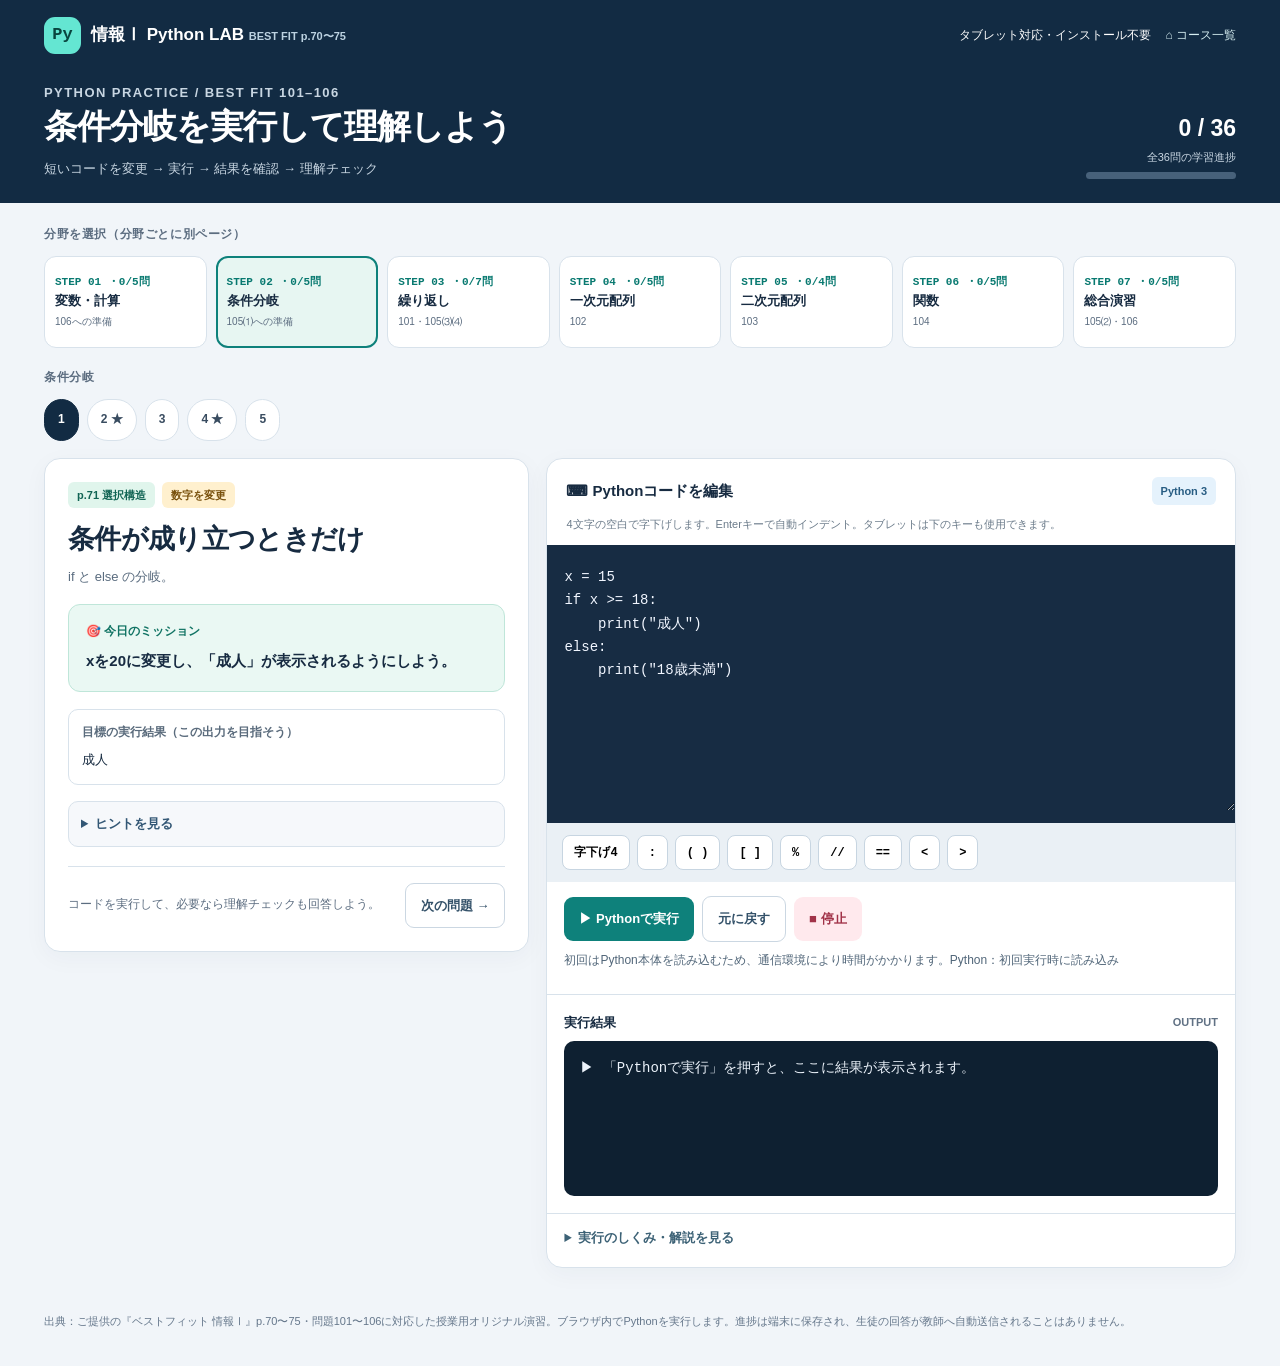
<file: branch.html>
<!doctype html><html lang="ja"><head><meta charset="utf-8"><meta name="viewport" content="width=device-width, initial-scale=1,viewport-fit=cover"><meta name="theme-color" content="#122b43"><meta name="description" content="ベストフィット情報Ⅰ p.70〜75／問101〜106のためのPython実行演習。タブレット対応。"><title>条件分岐 | 情報Ⅰ Python LAB</title><style>
:root{--bg:#f1f5f9;--ink:#172b41;--muted:#5c6d80;--navy:#122b43;--navy2:#213f5a;--accent:#0e817b;--pale:#e7f6f2;--white:#fff;--line:#d8e2eb;--gold:#ffcf81;--danger:#ab3248;--ok:#08765e;--focus:#47aece}*{box-sizing:border-box}html{scroll-behavior:smooth}body{margin:0;font-family:-apple-system,BlinkMacSystemFont,'Hiragino Sans','Hiragino Kaku Gothic ProN','Yu Gothic',Meiryo,sans-serif;color:var(--ink);background:var(--bg);line-height:1.65;-webkit-text-size-adjust:100%}button,input,textarea{font:inherit}button{cursor:pointer;touch-action:manipulation}button:focus-visible,a:focus-visible,input:focus-visible,textarea:focus-visible,summary:focus-visible{outline:3px solid var(--focus);outline-offset:2px}a{color:inherit}.top{background:var(--navy);color:white}.top-in{max-width:1240px;margin:auto;padding:17px 24px 24px}.brandbar{display:flex;align-items:center;gap:16px;justify-content:space-between;flex-wrap:wrap}.brand{display:inline-flex;align-items:center;gap:10px;font-size:17px;font-weight:900;text-decoration:none}.brand-icon{width:37px;height:37px;border-radius:11px;background:#64e6d2;color:#09443e;display:grid;place-items:center;font-weight:900;font-family:monospace}.brand small{font-size:11px;font-weight:600;color:#bcd2e1}.rightlinks{display:flex;align-items:center;gap:14px;font-size:12px}.rightlinks a{color:#d7eff2;text-decoration:none}.hero{margin-top:21px;display:flex;justify-content:space-between;align-items:end;gap:16px}.eyebrow{color:#72e3d4;font-size:11px;font-weight:900;letter-spacing:.11em;margin:0 0 6px}.hero h1{font-size:clamp(22px,3.3vw,34px);letter-spacing:-.03em;line-height:1.4;margin:0}.hero p{margin:7px 0 0;color:#c8d6e2;font-size:13px}.progress-wrap{min-width:150px;text-align:right}.progress-wrap strong{font-size:23px}.progress-wrap small{font-size:11px;color:#c8d6e2;display:block}.progress-track{margin-top:6px;background:#47617a;height:7px;border-radius:10px;overflow:hidden}.progress-bar{background:#61e0c8;height:100%;width:0;transition:width .3s}main{max-width:1240px;margin:auto;padding:22px 24px 44px}.eyeline{font-size:12px;font-weight:900;letter-spacing:.05em;color:var(--muted);margin:0 0 11px}.categories{display:grid;grid-template-columns:repeat(7,minmax(120px,1fr));gap:9px;margin:0 0 20px}.category{background:white;min-height:92px;border:1px solid var(--line);border-radius:12px;text-decoration:none;padding:12px 10px;display:flex;flex-direction:column;justify-content:center;gap:4px}.category:hover{border-color:#75c4b8}.category[aria-current=page]{background:var(--pale);border:2px solid var(--accent);padding:11px 9px}.cat-num{font:800 11px ui-monospace,Consolas,monospace;color:#087970}.category strong{font-size:13px;line-height:1.3}.category small{font-size:10px;color:var(--muted)}.lesson-chips{display:flex;gap:8px;flex-wrap:wrap;margin-bottom:17px}.lesson-chip{padding:9px 13px;border:1px solid var(--line);background:white;border-radius:999px;font-size:12px;color:#394c60;font-weight:800;min-height:42px}.lesson-chip.current{background:var(--navy);border-color:var(--navy);color:white}.lesson-chip .tick{color:#0c9476;margin-left:5px}.lesson-chip.current .tick{color:#80ebdc}.workspace{display:grid;grid-template-columns:minmax(310px,.88fr) minmax(0,1.25fr);gap:17px;align-items:start}.panel{background:var(--white);border:1px solid var(--line);border-radius:16px;box-shadow:0 6px 24px rgba(15,45,72,.04)}.mission{padding:23px}.tags{display:flex;flex-wrap:wrap;gap:7px;align-items:center;margin-bottom:13px}.tag{font-size:11px;font-weight:900;background:#e9eff6;color:#315674;padding:4px 9px;border-radius:6px}.tag.gold{background:#fff0ce;color:#79510d}.tag.green{background:#e0f5ec;color:#116454}.mission h2{font-size:clamp(20px,2.3vw,27px);line-height:1.35;letter-spacing:-.025em;margin:0 0 8px}.small-muted{font-size:12px;color:var(--muted)}.goal{margin:0 0 17px;font-size:13px;color:#5a6c7f}.task{background:#eaf8f3;border:1px solid #bfe6d9;border-radius:12px;padding:17px;margin:17px 0}.task .label{font-size:12px;color:#107363;font-weight:900;margin:0 0 5px}.task p{font-size:15px;font-weight:800;line-height:1.8;margin:0;white-space:pre-wrap}.expected{border:1px solid var(--line);border-radius:10px;padding:13px;margin:16px 0}.expected strong{font-size:12px;color:#5a6b7c;display:block;margin-bottom:7px}.expected pre{font:13px/1.65 ui-monospace,SFMono-Regular,Consolas,monospace;white-space:pre-wrap;overflow-wrap:anywhere;margin:0}.tip{background:#f6f8fb;border:1px solid var(--line);border-radius:10px;padding:11px 12px;margin:12px 0}.tip summary{font-size:13px;font-weight:900;color:#335775;cursor:pointer}.tip p{font-size:13px;margin:10px 0 2px;color:#4d5f70}.trace{border-left:3px solid #70b8ae;padding:0 0 0 13px;margin:12px 0}.trace li{font-size:12px;color:#4d5d6b;margin:6px 0}.quiz{border-top:1px solid var(--line);padding-top:18px;margin-top:20px}.quiz h3{font-size:15px;margin:0 0 9px}.qgroup{border:1px solid #e0e7ed;border-radius:11px;padding:12px 13px;margin:10px 0}.qtitle{font-size:13px;font-weight:900;margin:0 0 9px}.option{display:flex;align-items:center;gap:9px;border:1px solid transparent;border-radius:7px;cursor:pointer;padding:7px 8px;font-size:13px;line-height:1.55}.option:has(input:checked){border-color:#93cfc4;background:#eaf8f3}.option input{accent-color:var(--accent);width:18px;height:18px;flex-shrink:0}.answer-input{width:100%;font-family:ui-monospace,Consolas,monospace;font-size:16px;border:1px solid #bdcfdb;border-radius:8px;padding:10px}.btn{border:0;border-radius:9px;padding:11px 15px;font-size:13px;font-weight:900;min-height:44px}.btn.primary{background:var(--accent);color:white}.btn.primary:hover{background:#096962}.btn.secondary{border:1px solid #cbd7e2;background:#fff;color:#335169}.btn.danger{background:#ffe9ed;color:#a13248}.btn:disabled{opacity:.5;cursor:default}.action-row{display:flex;gap:8px;flex-wrap:wrap;align-items:center}.notice{font-size:12px;color:#516679;margin:9px 0}.feedback{margin:12px 0 0;padding:12px 13px;border-radius:10px;border:1px solid var(--line);font-size:13px;line-height:1.8;background:#f5f8fc}.feedback.ok{background:#e5f6ec;border-color:#b6e4c7;color:#075f41}.feedback.warn{background:#fff5db;border-color:#f4d899;color:#76510a}.feedback.error{background:#fff0ef;border-color:#f4c1c1;color:#953842}.lesson-footer{display:flex;align-items:center;justify-content:space-between;gap:12px;margin-top:19px;padding-top:16px;border-top:1px solid var(--line);flex-wrap:wrap}.editor{overflow:hidden}.editor-title{display:flex;align-items:center;justify-content:space-between;padding:18px 19px 10px;gap:10px}.editor-title strong{font-size:15px}.editor-title .language{background:#e5f2fc;color:#285d83;padding:5px 9px;border-radius:6px;font-size:11px;font-weight:800}.editor-help{font-size:11px;color:#6b7b8a;padding:0 19px 12px}.codearea{background:#172c43;padding:12px 0}.codearea textarea{display:block;background:#172c43;color:#f1f6ff;border:0;resize:vertical;min-height:254px;width:100%;font:14px/1.65 ui-monospace,SFMono-Regular,Consolas,'Liberation Mono',monospace;outline:none;white-space:pre;overflow:auto;tab-size:4;padding:9px 17px;caret-color:#8be8cc}.codearea textarea:focus{outline:none}.codearea textarea::selection{background:#496b8c}.keys{display:flex;flex-wrap:wrap;gap:7px;padding:12px 15px;background:#eaf0f5}.key{padding:6px 11px;min-height:35px;background:white;border:1px solid #c7d5e1;border-radius:8px;font:700 12px ui-monospace,Consolas,monospace}.editor-controls{padding:14px 17px;border-bottom:1px solid var(--line)}.stdin{display:flex;align-items:center;gap:10px;margin:13px 17px 0}.stdin label{font-size:12px;font-weight:800;color:#566c80;flex-shrink:0}.stdin input{flex:1;min-width:0;padding:9px 10px;border-radius:8px;border:1px solid #bdceda;font:14px ui-monospace,Consolas,monospace}.console{padding:17px}.console-head{display:flex;justify-content:space-between;align-items:center;gap:8px;margin-bottom:8px;font-size:13px;font-weight:900}.runtime{font-size:11px;color:#607184}.terminal{background:#0e2031;border-radius:10px;color:#ebf2fa;padding:16px;margin:0;min-height:155px;max-height:355px;overflow:auto;white-space:pre-wrap;word-break:break-word;font:14px/1.7 ui-monospace,Consolas,monospace}.terminal.is-error{color:#ffc2c2}.result{font-size:13px;margin-top:11px;padding:9px 10px;border-radius:9px;display:none}.result.visible{display:block}.result.ok{background:#e2f5e8;color:#116442}.result.no{background:#fff3d7;color:#74501a}.solution{padding:13px 17px 19px;border-top:1px solid var(--line)}.solution summary{cursor:pointer;font-size:13px;font-weight:900;color:#3d6276}.solution p{font-size:13px;line-height:1.8;color:#586b7b}.foot{max-width:1240px;margin:auto;padding:0 24px 35px;color:#65778b;font-size:11px}.homehero{background:white;border:1px solid var(--line);border-radius:16px;padding:25px;margin-bottom:22px}.homehero h2{margin:0 0 8px;font-size:23px}.homehero p{margin:0;color:var(--muted);font-size:14px}.roadmap{display:grid;grid-template-columns:repeat(2,minmax(0,1fr));gap:13px}.road{background:white;border:1px solid var(--line);border-radius:15px;padding:20px;text-decoration:none;display:block}.road:hover{border-color:#0c8d7e;box-shadow:0 4px 14px #1f4d4d14}.roadtop{display:flex;align-items:center;justify-content:space-between;gap:12px}.road .num{color:var(--accent);font-weight:900;font-size:13px}.road h3{font-size:18px;margin:6px 0 3px}.road p{font-size:12px;color:var(--muted);margin:0 0 13px}.roadbottom{font-size:12px;font-weight:900;color:#275b64}.home-summary{margin-top:20px;background:#e5f5f0;border:1px solid #bee5da;border-radius:13px;padding:17px;font-size:13px}.home-summary strong{display:block;margin-bottom:5px}.home-summary p{margin:0}.visuallyhidden{position:absolute;width:1px;height:1px;overflow:hidden;clip:rect(0,0,0,0);white-space:nowrap}.allgood{font-size:12px;color:#075f48;font-weight:900}@media(max-width:1070px){.categories{grid-template-columns:repeat(4,minmax(0,1fr))}.workspace{grid-template-columns:minmax(0,1fr) minmax(0,1.17fr)}}@media(max-width:760px){.top-in{padding:13px 15px 20px}main{padding:16px 13px 30px}.hero{align-items:start}.hero p{font-size:12px}.progress-wrap{min-width:90px}.progress-wrap strong{font-size:18px}.categories{grid-template-columns:repeat(2,minmax(0,1fr));gap:7px}.category{min-height:62px;padding:9px 12px}.category[aria-current=page]{padding:8px 11px}.category small{display:none}.workspace{grid-template-columns:1fr}.mission{padding:17px}.task{padding:14px}.editor-title{padding:15px 14px 9px}.editor-help{padding:0 14px 10px}.codearea textarea{min-height:242px;font-size:13px}.roadmap{grid-template-columns:1fr}.homehero{padding:20px}.rightlinks{gap:6px}.rightlinks .extra{display:none}.foot{padding:0 15px 25px}}@media(prefers-reduced-motion:reduce){*{scroll-behavior:auto!important;transition:none!important}}

[hidden]{display:none!important}

</style></head><body data-category="branch"><aside id="local-notice" hidden style="background:#fff2cd;color:#62480e;border-bottom:1px solid #e5cd90;padding:12px 18px;font:600 13px/1.65 -apple-system,BlinkMacSystemFont,'Yu Gothic',sans-serif;">
⚠ ローカルファイル表示中：問題を表示できますが、Pythonの実行にはWebサーバが必要です。ZIPを「すべて展開」し、同じフォルダの <strong>「Windowsでプレビュー開始.bat」</strong> をダブルクリックしてください。GitHub Pages公開後はこの案内は表示されません。
</aside>
<script>if(location.protocol==='file:')document.getElementById('local-notice').hidden=false;</script><header class="top"><div class="top-in"><div class="brandbar"><a class="brand" href="index.html"><span class="brand-icon">Py</span><span>情報Ⅰ Python LAB <small>BEST FIT p.70〜75</small></span></a><div class="rightlinks"><span class="extra">タブレット対応・インストール不要</span><a href="index.html">⌂ コース一覧</a></div></div><div class="hero"><div><p class="eyebrow">PYTHON PRACTICE / BEST FIT 101–106</p><h1>条件分岐を実行して理解しよう</h1><p>短いコードを変更 → 実行 → 結果を確認 → 理解チェック</p></div><div class="progress-wrap"><strong id="progress-count">0 / 36</strong><small>全36問の学習進捗</small><div class="progress-track"><div class="progress-bar" id="progress-bar"></div></div></div></div></div></header><main><p class="eyeline">分野を選択（分野ごとに別ページ）</p><nav id="categories" class="categories" aria-label="分野一覧"></nav><p class="eyeline" id="goal-label">問題を選択</p><nav id="lesson-chips" class="lesson-chips" aria-label="この分野の問題"></nav><div class="workspace"><section class="panel mission"><div class="tags"><span id="source" class="tag green"></span><span id="level" class="tag gold"></span></div><h2 id="task-title"></h2><p class="goal" id="task-goal"></p><div class="task"><div class="label">🎯 今日のミッション</div><p id="task-do"></p></div><div id="expected" class="expected"><strong>目標の実行結果（この出力を目指そう）</strong><pre id="expected-pre"></pre></div><details class="tip" id="hint-box"><summary>ヒントを見る</summary><p id="hint-text"></p></details><div id="trace" hidden><p class="eyeline">手で追ってみよう：変数の変化</p><ol id="trace-list" class="trace"></ol></div><div class="quiz" id="quiz-box" hidden><h3>🧠 理解チェック（教科書問題）</h3><p class="small-muted">まず予想しよう。答えは実行・解説で確かめよう。</p><div id="quiz-list"></div><div class="action-row"><button class="btn secondary" type="button" id="check-quiz">理解チェックを採点</button></div><div id="quiz-feedback" class="feedback" hidden></div></div><div class="lesson-footer"><p id="status" class="small-muted"></p><button class="btn secondary" id="next" type="button">次の問題 →</button></div></section><section class="panel editor"><div class="editor-title"><strong>⌨ Pythonコードを編集</strong><span class="language">Python 3</span></div><div class="editor-help">4文字の空白で字下げします。Enterキーで自動インデント。タブレットは下のキーも使用できます。</div><div class="codearea"><textarea id="code" spellcheck="false" autocapitalize="off" autocomplete="off" autocorrect="off" aria-label="Pythonコード編集"></textarea></div><div id="keys" class="keys" aria-label="コード入力補助"><button class="key" type="button" data-key="indent">字下げ4</button><button class="key" type="button" data-key=":">:</button><button class="key" type="button" data-key="()">( )</button><button class="key" type="button" data-key="[]">[ ]</button><button class="key" type="button" data-key="%">%</button><button class="key" type="button" data-key="//">//</button><button class="key" type="button" data-key="==">==</button><button class="key" type="button" data-key="&lt;">&lt;</button><button class="key" type="button" data-key="&gt;">&gt;</button></div><div id="stdin-box" class="stdin" hidden><label for="stdin">input() の入力値</label><input type="text" id="stdin" autocomplete="off" autocapitalize="off" spellcheck="false" inputmode="text" aria-describedby="input-help"></div><div class="editor-controls"><div class="action-row"><button type="button" class="btn primary" id="run">▶ Pythonで実行</button><button type="button" class="btn secondary" id="reset">元に戻す</button><button type="button" class="btn danger" id="stop">■ 停止</button></div><p class="notice">初回はPython本体を読み込むため、通信環境により時間がかかります。<span id="ready-state">Python：未読込</span></p></div><div class="console"><div class="console-head"><span>実行結果</span><span class="runtime">OUTPUT</span></div><pre id="terminal" class="terminal" aria-live="polite"></pre><div id="result" class="result" aria-live="polite"></div></div><details id="solution-box" class="solution"><summary>実行のしくみ・解説を見る</summary><p id="solution-text"></p></details></section></div></main><footer class="foot">出典：ご提供の『ベストフィット 情報Ⅰ』p.70〜75・問題101〜106に対応した授業用オリジナル演習。ブラウザ内でPythonを実行します。進捗は端末に保存され、生徒の回答が教師へ自動送信されることはありません。</footer><script>
window.BF_DATA = {
  "categories": [
    {
      "id": "basic",
      "num": "01",
      "name": "変数・計算",
      "subtitle": "代入・表示・商と余り",
      "goal": "106への準備",
      "file": "basic.html"
    },
    {
      "id": "branch",
      "num": "02",
      "name": "条件分岐",
      "subtitle": "if / elif / else / %",
      "goal": "105⑴への準備",
      "file": "branch.html"
    },
    {
      "id": "loop",
      "num": "03",
      "name": "繰り返し",
      "subtitle": "for / range / 合計 / 複利",
      "goal": "101・105⑶⑷",
      "file": "loop.html"
    },
    {
      "id": "array",
      "num": "04",
      "name": "一次元配列",
      "subtitle": "リスト・最小値・最大値",
      "goal": "102",
      "file": "array.html"
    },
    {
      "id": "matrix",
      "num": "05",
      "name": "二次元配列",
      "subtitle": "行と列・二重ループ・九九",
      "goal": "103",
      "file": "matrix.html"
    },
    {
      "id": "function",
      "num": "06",
      "name": "関数",
      "subtitle": "引数・戻り値・再利用",
      "goal": "104",
      "file": "function.html"
    },
    {
      "id": "integrated",
      "num": "07",
      "name": "総合演習",
      "subtitle": "位の取り出し・硬貨",
      "goal": "105⑵・106",
      "file": "integrated.html"
    }
  ],
  "lessons": [
    {
      "cat": "basic",
      "id": "b01",
      "title": "まずは実行してみよう",
      "level": "見る→実行",
      "source": "p.70 順次構造",
      "goal": "プログラムは上から順番に動く。",
      "do": "まず「実行」してみよう。そのあと、好きな文字に書き換えてもう一度実行。",
      "code": "print('こんにちは')\nprint('情報Ⅰ')",
      "expected": "こんにちは\n情報Ⅰ",
      "stdin": "",
      "hint": "print() は文字や数字を表示する関数。文字は引用符で囲もう。",
      "why": "順次構造：1行目が終わってから2行目が実行される。",
      "quiz": [],
      "trace": [],
      "conceal": false
    },
    {
      "cat": "basic",
      "id": "b02",
      "title": "変数は値を入れる箱",
      "level": "数字を変更",
      "source": "p.70 変数",
      "goal": "変数と代入の意味を知る。",
      "do": "まず実行し、次に x を 12 に変えて「12」が表示されるようにしよう。",
      "code": "x = 5\nprint(x)",
      "expected": "12",
      "stdin": "",
      "hint": "1行目の 5 を 12 に変更。",
      "why": "「x = 12」は、数学の等号ではなく「変数 x に12を代入する」という意味。",
      "quiz": [],
      "trace": [],
      "conceal": false
    },
    {
      "cat": "basic",
      "id": "b03",
      "title": "変数の値を更新する",
      "level": "1行を書き換え",
      "source": "p.70 変数",
      "goal": "自分自身に足す処理を理解する。",
      "do": "「x = x + 3」の3を変更し、結果を 15 にしよう。",
      "code": "x = 8\nx = x + 3\nprint(x)",
      "expected": "15",
      "stdin": "",
      "hint": "8 に 7 を足すと15。",
      "why": "右辺を先に計算し、結果を左辺の変数に入れる。",
      "quiz": [],
      "trace": [],
      "conceal": false
    },
    {
      "cat": "basic",
      "id": "b04",
      "title": "商と余りを使う",
      "level": "実行→考える",
      "source": "p.75 / 問106への準備",
      "goal": "//（商）と %（余り）の違い。",
      "do": "まず実行。次に 23円を10円硬貨と1円硬貨に分けるように、xを23に変更しよう。",
      "code": "x = 17\nprint(x // 10)\nprint(x % 10)",
      "expected": "2\n3",
      "stdin": "",
      "hint": "23 // 10 は 2、23 % 10 は 3。",
      "why": "// は割り算の商の整数部分（正の整数で考える）。% は割った余り。",
      "quiz": [],
      "trace": [
        "23 ÷ 10 → 商2、余り3",
        "10円硬貨2枚、残り3円 → 1円硬貨3枚"
      ],
      "conceal": false
    },
    {
      "cat": "basic",
      "id": "b05",
      "title": "小さな計算を組み立てる",
      "level": "チャレンジ",
      "source": "p.75 / 問106への準備",
      "goal": "商を使って50円硬貨の枚数を求める。",
      "do": "x = 347円 のとき、50円硬貨が6枚と表示されるように「// 10」を修正しよう。",
      "code": "x = 347\nnum50 = x // 10\nprint(num50)",
      "expected": "6",
      "stdin": "",
      "hint": "50円硬貨の枚数 → 347 // 50。",
      "why": "50円硬貨は 347 ÷ 50 の商の整数部分で6枚。余りは47円。",
      "quiz": [],
      "trace": [],
      "conceal": false
    },
    {
      "cat": "branch",
      "id": "c01",
      "title": "条件が成り立つときだけ",
      "level": "数字を変更",
      "source": "p.71 選択構造",
      "goal": "if と else の分岐。",
      "do": "xを20に変更し、「成人」が表示されるようにしよう。",
      "code": "x = 15\nif x >= 18:\n    print(\"成人\")\nelse:\n    print(\"18歳未満\")",
      "expected": "成人",
      "stdin": "",
      "hint": "最初の x = 15 を x = 20 に。",
      "why": "条件式がTrueならifの下、そうでなければelseの下を実行する。",
      "quiz": [],
      "trace": [],
      "conceal": false
    },
    {
      "cat": "branch",
      "id": "c02",
      "title": "余りで偶数かを判断",
      "level": "条件式を変更",
      "source": "p.71 例題55 / p.75 問105⑴",
      "goal": "% と == を組み合わせる。",
      "do": "偶数のときだけ「Yes」が出るよう、ifの条件を直そう。",
      "code": "x = int(input('整数を入力: '))\nif x % 3 == 0:\n    print('Yes')\nelse:\n    print('No')",
      "expected": "整数を入力: Yes",
      "stdin": "10",
      "hint": "偶数は2で割った余りが0。% 3 を % 2 に変えよう。",
      "why": "== は比較（等しいか）、= は代入。12 % 2 == 0 はTrue。",
      "quiz": [
        {
          "kind": "choice",
          "question": "ベストフィット105⑴：このプログラムは何を判断する？",
          "options": [
            "正か負か",
            "偶数か奇数か",
            "3桁かどうか"
          ],
          "answer": "偶数か奇数か",
          "why": ""
        }
      ],
      "trace": [],
      "conceal": false
    },
    {
      "cat": "branch",
      "id": "c03",
      "title": "FIZZとBUZZ（入れ子）",
      "level": "実行→予想",
      "source": "p.71 例題55",
      "goal": "字下げされた処理の範囲。",
      "do": "最初は x=30 で実行。次に x=9 にして、FIZZだけが表示されることを確認。",
      "code": "x = 30\nif x % 3 == 0:\n    print('FIZZ')\n    if x % 5 == 0:\n        print('BUZZ')",
      "expected": "FIZZ\nBUZZ",
      "stdin": "",
      "hint": "x が3の倍数か確認してから、さらに5の倍数か確認する。",
      "why": "内側の if は、外側の if が成立した場合だけ実行される。x=9ではFIZZだけ。",
      "quiz": [
        {
          "kind": "choice",
          "question": "x=10 に変えると何が表示される？",
          "options": [
            "FIZZ",
            "BUZZ",
            "何も表示されない"
          ],
          "answer": "何も表示されない",
          "why": ""
        }
      ],
      "trace": [],
      "conceal": false
    },
    {
      "cat": "branch",
      "id": "c04",
      "title": "絶対値を求めよう",
      "level": "条件を書き換え",
      "source": "p.72 / 問100",
      "goal": "負数の符号を反転する。",
      "do": "-8 を 8 と表示するように「if x > 0:」を修正しよう。",
      "code": "x = -8\nif x > 0:\n    x = -x\nprint(x)",
      "expected": "8",
      "stdin": "",
      "hint": "x が0より小さいとき符号を反転：x < 0",
      "why": "-(-8) = 8。0以上の値は変更する必要がない。",
      "quiz": [],
      "trace": [],
      "conceal": false
    },
    {
      "cat": "branch",
      "id": "c05",
      "title": "映画館の料金を決める",
      "level": "コードを読む",
      "source": "p.72 / 問99",
      "goal": "複数分岐 elif の使い方。",
      "do": "25歳の料金を確認してみよう。次に x=16、x=65でも試してみよう。",
      "code": "x = 25\nif x <= 18:\n    print(1000)\nelif x >= 60:\n    print(1200)\nelse:\n    print(1800)",
      "expected": "1800",
      "stdin": "",
      "hint": "25歳は「18歳以下」でも「60歳以上」でもない。",
      "why": "p.72のフローチャートと同じで、19〜59歳は1800円。",
      "quiz": [
        {
          "kind": "choice",
          "question": "x=65なら料金は？",
          "options": [
            "1000円",
            "1200円",
            "1800円"
          ],
          "answer": "1200円",
          "why": ""
        }
      ],
      "trace": [],
      "conceal": false
    },
    {
      "cat": "loop",
      "id": "l01",
      "title": "同じ処理を何回も",
      "level": "数字を変更",
      "source": "p.71 反復構造",
      "goal": "range(n) が0からn-1まで回す。",
      "do": "3回の表示を5回にするよう、range(3)を書き換えよう。",
      "code": "for i in range(3):\n    print('こんにちは')",
      "expected": "こんにちは\nこんにちは\nこんにちは\nこんにちは\nこんにちは",
      "stdin": "",
      "hint": "range(5) は i=0,1,2,3,4 の5回。",
      "why": "for行の下で字下げされたprintが5回実行される。",
      "quiz": [],
      "trace": [],
      "conceal": false
    },
    {
      "cat": "loop",
      "id": "l02",
      "title": "インデントで表示回数が変わる",
      "level": "実行→選ぶ",
      "source": "p.72 例題56",
      "goal": "printの字下げと繰り返し。",
      "do": "まず1回だけ5と表示されることを確認。その後print(x)を4つ空白で字下げするとどうなる？",
      "code": "x = 0\nfor i in range(5):\n    x = x + 1\nprint(x)",
      "expected": "5",
      "stdin": "",
      "hint": "printがforと同じ位置ならループの外。",
      "why": "x=x+1だけが5回。print(x)は最後に1回だけ。",
      "quiz": [
        {
          "kind": "choice",
          "question": "print(x)を4文字下げると表示は何回？",
          "options": [
            "1回",
            "5回",
            "6回"
          ],
          "answer": "5回",
          "why": ""
        }
      ],
      "trace": [
        "繰り返し後のx：0→1→2→3→4→5",
        "ループの外にある print(x) は1度だけ"
      ],
      "conceal": false
    },
    {
      "cat": "loop",
      "id": "l03",
      "title": "0から順に足してみよう",
      "level": "数字を修正",
      "source": "p.72 例題56",
      "goal": "iが0〜4に変わることを知る。",
      "do": "0、1、3、6、10の順に表示するため、x = x + 1 を修正しよう。",
      "code": "x = 0\nfor i in range(5):\n    x = x + 1\n    print(x)",
      "expected": "0\n1\n3\n6\n10",
      "stdin": "",
      "hint": "毎回1を足すのではなく、変数 i を足す。",
      "why": "iは0→1→2→3→4。累積和は0→1→3→6→10。",
      "quiz": [],
      "trace": [
        "i=0 → x=0",
        "i=1 → x=1",
        "i=2 → x=3",
        "i=3 → x=6",
        "i=4 → x=10"
      ],
      "conceal": false
    },
    {
      "cat": "loop",
      "id": "l04",
      "title": "1から入力値までの和",
      "level": "数値を変更",
      "source": "p.75 / 問105⑶",
      "goal": "range(1, x+1) で1〜x。",
      "do": "1〜10の和55を表示しよう。入力欄の「5」を「10」に変えて実行。",
      "code": "x = int(input('正の整数: '))\nkekka = 0\nfor i in range(1, x + 1):\n    kekka = kekka + i\nprint(kekka)",
      "expected": "正の整数: 55",
      "stdin": "5",
      "hint": "コードではなく下の「入力値」欄を10に変更する。",
      "why": "rangeの終点は含まれないため、x+1にするとxまで足せる。",
      "quiz": [
        {
          "kind": "choice",
          "question": "問105⑶：何をするプログラム？",
          "options": [
            "入力値までの合計を求める",
            "入力値の約数を出す",
            "入力値を2乗する"
          ],
          "answer": "入力値までの合計を求める",
          "why": ""
        }
      ],
      "trace": [],
      "conceal": false,
      "gradeInput": "10"
    },
    {
      "cat": "loop",
      "id": "l05",
      "title": "約数を全部表示する",
      "level": "実行→選ぶ",
      "source": "p.75 / 問105⑷",
      "goal": "繰り返しと条件分岐の組合せ。",
      "do": "入力12で実行し、約数を確かめよう。続いて入力6などでも試してみよう。",
      "code": "x = int(input('正の整数: '))\nretsu = []\nfor i in range(1, x + 1):\n    if x % i == 0:\n        retsu.append(i)\nprint(retsu)",
      "expected": "正の整数: [1, 2, 3, 4, 6, 12]",
      "stdin": "12",
      "hint": "x % i == 0 なら割り切れる → iをリストへ追加する。",
      "why": "retsu.append(i)はリストの最後にiを追加する。",
      "quiz": [
        {
          "kind": "choice",
          "question": "問105⑷：どんな数がリストに入る？",
          "options": [
            "xより大きい数",
            "xの約数",
            "偶数だけ"
          ],
          "answer": "xの約数",
          "why": ""
        }
      ],
      "trace": [],
      "conceal": false
    },
    {
      "cat": "loop",
      "id": "l06",
      "title": "複利を1年ずつ計算",
      "level": "コードを読む",
      "source": "p.73 / 問101への準備",
      "goal": "預金額に1.01を繰り返しかける。",
      "do": "10000円を年1%で3年間増やした推移を確認しよう。",
      "code": "yokin = 10000\nrisoku = 1.0\nfor i in range(3):\n    yokin = yokin * (1 + risoku / 100)\n    print(int(yokin))",
      "expected": "10100\n10201\n10303",
      "stdin": "",
      "hint": "1年目10100、2年目10201、3年目10303（小数点以下切捨て）。",
      "why": "利率は一定1%。増えるのは預金額。int()は小数部分を切り捨てる。",
      "quiz": [],
      "trace": [
        "1年目：10000×1.01＝10100",
        "2年目：10100×1.01＝10201",
        "3年目：10201×1.01＝10303.01 → 表示は10303"
      ],
      "conceal": false
    },
    {
      "cat": "loop",
      "id": "l07",
      "title": "★ ベストフィット 101",
      "level": "教科書に挑戦",
      "source": "p.73 問101",
      "goal": "複利の10年分の表示について正しく説明する。",
      "do": "最初に正しい説明を選び、その後「実行」して本当に10行表示されるか確かめよう。",
      "code": "yokin = 10000\nrisoku = 1.0\nfor i in range(10):\n    yokin = yokin * (1 + risoku / 100)\n    print(int(yokin))",
      "expected": "10100\n10201\n10303\n10406\n10510\n10615\n10721\n10828\n10936\n11046",
      "stdin": "",
      "hint": "print() の位置は、for文の下で字下げされている。",
      "why": "正答は(エ)。表示処理も10回繰り返され、利率は1%のまま。",
      "quiz": [
        {
          "kind": "choice",
          "question": "問101：最も適当な記述はどれ？",
          "options": [
            "(ア) 利息は毎年100分の1ずつ増加",
            "(イ) 預金額に年数は関係ない",
            "(ウ) 計算後に一度だけ表示",
            "(エ) 年数分繰り返し表示"
          ],
          "answer": "(エ) 年数分繰り返し表示",
          "why": ""
        }
      ],
      "trace": [],
      "conceal": true
    },
    {
      "cat": "array",
      "id": "a01",
      "title": "配列に並んだデータ",
      "level": "数字を変更",
      "source": "p.71 配列",
      "goal": "添字が0から始まる。",
      "do": "2番目の得点「40」を表示するよう [0] を変えよう。",
      "code": "Tokuten = [50, 40, 90]\nprint(Tokuten[0])",
      "expected": "40",
      "stdin": "",
      "hint": "Pythonは0番目から数えるので、2番目は添字[1]。",
      "why": "配列の位置を表す数字が「添字」。Pythonの先頭は添字0。",
      "quiz": [],
      "trace": [],
      "conceal": false
    },
    {
      "cat": "array",
      "id": "a02",
      "title": "配列を順に取り出す",
      "level": "実行→選ぶ",
      "source": "p.72 例題57",
      "goal": "for x in 配列 を理解する。",
      "do": "まず実行して、配列の要素が順番に表示されることを確かめよう。",
      "code": "kakaku = [580, 970, 430]\nfor x in kakaku:\n    print(x)",
      "expected": "580\n970\n430",
      "stdin": "",
      "hint": "xに580→970→430と順番に入る。",
      "why": "for x in kakaku は配列のすべての要素を一つずつ取り出す。",
      "quiz": [
        {
          "kind": "choice",
          "question": "このfor文は何回繰り返される？",
          "options": [
            "2回",
            "3回",
            "4回"
          ],
          "answer": "3回",
          "why": ""
        }
      ],
      "trace": [],
      "conceal": false
    },
    {
      "cat": "array",
      "id": "a03",
      "title": "いちばん安い値を探す",
      "level": "条件を変更",
      "source": "p.72 例題57",
      "goal": "小さい数が見つかれば最小値を更新。",
      "do": "最安値430と表示されるよう if の比較演算子を修正しよう。",
      "code": "kakaku = [580, 970, 430, 820, 760]\nsaisyo = kakaku[0]\nfor x in kakaku:\n    if x > saisyo:\n        saisyo = x\nprint('最安値:', saisyo)",
      "expected": "最安値: 430",
      "stdin": "",
      "hint": "最小値を探すので x < saisyo とする。",
      "why": "現在の最小値と順番に比較し、より小さいときだけ更新する。",
      "quiz": [],
      "trace": [
        "初期値 saisyo=580",
        "970：更新しない",
        "430：430に更新",
        "820,760：更新しない →430"
      ],
      "conceal": false
    },
    {
      "cat": "array",
      "id": "a04",
      "title": "最高点と出席番号",
      "level": "実行→理解",
      "source": "p.74 / 問102への準備",
      "goal": "最高点と位置を一緒に記録する。",
      "do": "4人分の最高点と出席番号を表示してみよう。",
      "code": "Tokuten = [50, 40, 90, 70]\nsaidai = 0\nbango = 0\nfor i in range(len(Tokuten)):\n    if Tokuten[i] > saidai:\n        saidai = Tokuten[i]\n        bango = i\nprint('最高点：', saidai, '出席番号：', bango + 1)",
      "expected": "最高点： 90 出席番号： 3",
      "stdin": "",
      "hint": "最大値saidaiを変えるとき、添字bangoも一緒に更新。",
      "why": "Pythonの添字は0開始。出席番号は1開始なので表示時にbango+1とする。",
      "quiz": [],
      "trace": [
        "i=0：50 → saidai=50、bango=0",
        "i=1：40 → 更新なし",
        "i=2：90 → saidai=90、bango=2",
        "i=3：70 → 更新なし、出席番号3"
      ],
      "conceal": false
    },
    {
      "cat": "array",
      "id": "a05",
      "title": "★ ベストフィット 102",
      "level": "教科書に挑戦",
      "source": "p.74 問102",
      "goal": "教科書（添字1開始）の穴埋めを解ける。",
      "do": "教科書の空欄①②③を答えよう。その後、Pythonで同じ処理を実行して違いを確かめる。",
      "code": "# Python版：添字は0から始まる\nTokuten = [50, 40, 95, 30, 70]\nsaidai = 0\nbango = 0\nfor i in range(len(Tokuten)):\n    if Tokuten[i] > saidai:\n        saidai = Tokuten[i]\n        bango = i\nprint('最高点：', saidai, '出席番号：', bango + 1)",
      "expected": "最高点： 95 出席番号： 3",
      "stdin": "",
      "hint": "教科書は添字1開始。①は要素数、②は大きければ更新、③は出席番号を記録した変数。",
      "why": "解答：①(ア)要素数(Tokuten)、②(オ)>、③(ク)bango。Pythonは添字0開始なので range(len(...))、表示はbango+1。",
      "quiz": [
        {
          "kind": "choice",
          "question": "① 繰り返しの最後の添字（教科書：1開始）",
          "options": [
            "(ア) 要素数(Tokuten)",
            "(イ) 要素数(Tokuten)-1",
            "(ウ) 要素数(Tokuten)+1"
          ],
          "answer": "(ア) 要素数(Tokuten)",
          "why": ""
        },
        {
          "kind": "choice",
          "question": "② 最高点を更新する比較演算子",
          "options": [
            "(エ) <",
            "(オ) >",
            "(カ) =="
          ],
          "answer": "(オ) >",
          "why": ""
        },
        {
          "kind": "choice",
          "question": "③ 出席番号として表示するもの（教科書）",
          "options": [
            "(キ) i",
            "(ク) bango",
            "(ケ) bango + 1"
          ],
          "answer": "(ク) bango",
          "why": ""
        }
      ],
      "trace": [],
      "conceal": true
    },
    {
      "cat": "matrix",
      "id": "m01",
      "title": "縦横に並ぶ二次元配列",
      "level": "数字を変更",
      "source": "p.72 例題58",
      "goal": "二つの添字を読める。",
      "do": "「33」を表示できるように最後の [0][1] を直そう。",
      "code": "a = [[1, 2, 3], [11, 22, 33]]\nprint(a[0][1])",
      "expected": "33",
      "stdin": "",
      "hint": "2行目の3番目。添字は[1][2]。",
      "why": "a[行][列]の順で指定する。0始まりなので2行目は[1]、3列目は[2]。",
      "quiz": [],
      "trace": [],
      "conceal": false
    },
    {
      "cat": "matrix",
      "id": "m02",
      "title": "配列の月と日を読み取る",
      "level": "実行→選ぶ",
      "source": "p.72 例題58",
      "goal": "kousui[2][8]の場所を理解する。",
      "do": "まず実行してから、何月何日を表すか考えよう。",
      "code": "kousui = [[0] * 31 for _ in range(12)]\nkousui[2][8] = 12\nprint(kousui[2][8])",
      "expected": "12",
      "stdin": "",
      "hint": "月も日も0から数えている。2は3番目の月、8は9番目の日。",
      "why": "例題58の答えは3月9日。値12はこの教材で置いた仮の降水量。",
      "quiz": [
        {
          "kind": "choice",
          "question": "kousui[2][8]は何月何日？",
          "options": [
            "2月8日",
            "3月8日",
            "3月9日"
          ],
          "answer": "3月9日",
          "why": ""
        }
      ],
      "trace": [],
      "conceal": false
    },
    {
      "cat": "matrix",
      "id": "m03",
      "title": "二重の繰り返しで九九",
      "level": "数字を変更",
      "source": "p.74 / 問103への準備",
      "goal": "外側のdanと内側のkazu。",
      "do": "2の段を1行出したら、外側のrange(2,3)をrange(2,4)に変えて、3の段まで表示しよう。",
      "code": "for dan in range(2, 3):\n    for kazu in range(1, 4):\n        print(dan * kazu, end=\" \")\n    print()",
      "expected": "2 4 6 \n3 6 9 ",
      "stdin": "",
      "hint": "外側ループは段。range(2,4)ならdan=2,3。",
      "why": "内側のループが終わるたびに print() で改行して、段を分ける。",
      "quiz": [],
      "trace": [],
      "conceal": false
    },
    {
      "cat": "matrix",
      "id": "m04",
      "title": "★ ベストフィット 103",
      "level": "教科書に挑戦",
      "source": "p.74 問103",
      "goal": "1段分を9回表示できる。",
      "do": "教科書の空欄①と、配列表示()に渡す引数を答えよう。次にPythonの9×9の表を実行。",
      "code": "Kuku = [[0] * 9 for _ in range(9)]\nfor dan in range(1, 10):\n    for kazu in range(1, 10):\n        Kuku[dan - 1][kazu - 1] = dan * kazu\n    print(Kuku[dan - 1])",
      "expected": "[1, 2, 3, 4, 5, 6, 7, 8, 9]\n[2, 4, 6, 8, 10, 12, 14, 16, 18]\n[3, 6, 9, 12, 15, 18, 21, 24, 27]\n[4, 8, 12, 16, 20, 24, 28, 32, 36]\n[5, 10, 15, 20, 25, 30, 35, 40, 45]\n[6, 12, 18, 24, 30, 36, 42, 48, 54]\n[7, 14, 21, 28, 35, 42, 49, 56, 63]\n[8, 16, 24, 32, 40, 48, 56, 64, 72]\n[9, 18, 27, 36, 45, 54, 63, 72, 81]",
      "stdin": "",
      "hint": "(04)で九九の数を代入後、(05)は「内側forの外、外側forの中」に置く。",
      "why": "⑴03行目と揃えると、kazuのループ終了後に段ごと表示（答え03）。⑵(イ)Kuku[dan]。Pythonの二次元配列は0開始なので[dan-1]。",
      "quiz": [
        {
          "kind": "text",
          "question": "⑴ 空欄①に入る行番号（半角数字2桁）",
          "answer": "03",
          "why": ""
        },
        {
          "kind": "choice",
          "question": "⑵ 配列表示() に渡すもの（教科書）",
          "options": [
            "(ア) Kuku",
            "(イ) Kuku[dan]",
            "(ウ) Kuku[kazu]",
            "(エ) Kuku[dan][kazu]"
          ],
          "answer": "(イ) Kuku[dan]",
          "why": ""
        }
      ],
      "trace": [
        "dan=1: 1の段を9個代入→1行表示",
        "dan=2: 2の段を9個代入→1行表示",
        "…",
        "dan=9: 9の段を9個代入→1行表示（計9行）"
      ],
      "conceal": true
    },
    {
      "cat": "function",
      "id": "f01",
      "title": "関数は処理のひとまとめ",
      "level": "実行→変える",
      "source": "p.71 関数",
      "goal": "defと関数の呼び出し。",
      "do": "printの文字を「おはよう」に変更し、関数から表示させよう。",
      "code": "def aisatsu():\n    print('こんにちは')\naisatsu()",
      "expected": "おはよう",
      "stdin": "",
      "hint": "defの下の文字列を変更。",
      "why": "defで関数を定義するだけでは動かない。aisatsu()と呼び出して初めて実行する。",
      "quiz": [],
      "trace": [],
      "conceal": false
    },
    {
      "cat": "function",
      "id": "f02",
      "title": "関数に値を渡す",
      "level": "数値を変更",
      "source": "p.71 三角形の面積",
      "goal": "引数の働き。",
      "do": "底辺8、高さ4の面積16になるよう、関数を呼び出すときの数字を修正しよう。",
      "code": "def sankaku(teihen, takasa):\n    return teihen * takasa / 2\nprint(sankaku(8, 2))",
      "expected": "16.0",
      "stdin": "",
      "hint": "sankaku(8,4)にすると8×4÷2=16。",
      "why": "teihen、takasaは引数。returnで呼び出し元へ計算結果を返す。",
      "quiz": [],
      "trace": [],
      "conceal": false
    },
    {
      "cat": "function",
      "id": "f03",
      "title": "税込価格を関数で求める",
      "level": "数字を変更",
      "source": "p.72 例題59",
      "goal": "同じ関数を別の引数で使える。",
      "do": "1980円の10%・8%税込価格が表示されるように、2回目の税率を修正しよう。",
      "code": "def zeikomi(kingaku, tax):\n    return kingaku + kingaku * tax // 100\nkakaku = 1980\nprint(zeikomi(kakaku, 10))\nprint(zeikomi(kakaku, 10))",
      "expected": "2178\n2138",
      "stdin": "",
      "hint": "2回目の関数呼び出しの 10 を 8 にする。",
      "why": "関数は何度でも呼び出せる。引数を変えれば結果も変わる。",
      "quiz": [],
      "trace": [],
      "conceal": false
    },
    {
      "cat": "function",
      "id": "f04",
      "title": "return と print は違う",
      "level": "コードを読む",
      "source": "p.74 / 問104への準備",
      "goal": "戻り値と表示の区別。",
      "do": "半径2の円の面積を表示しよう。returnの結果がprintに渡る。",
      "code": "def func(kazu):\n    pai = 3.14\n    return pai * kazu * kazu\nprint(func(2))",
      "expected": "12.56",
      "stdin": "",
      "hint": "3.14 × 2 × 2 = 12.56。",
      "why": "returnは「値を返す」処理。画面に表示しているのは関数の外のprint。",
      "quiz": [],
      "trace": [],
      "conceal": false
    },
    {
      "cat": "function",
      "id": "f05",
      "title": "★ ベストフィット 104",
      "level": "教科書に挑戦",
      "source": "p.74 問104",
      "goal": "関数の戻り値を予想できる。",
      "do": "x=5を入力すると「答えは」の後に何が表示される？ 予想を回答してから実行しよう。",
      "code": "def func(kazu):\n    pai = 3.14\n    return pai * kazu * kazu\nx = float(input('正の数を入力: '))\nprint('答えは', func(x))",
      "expected": "正の数を入力: 答えは 78.5",
      "stdin": "5",
      "hint": "3.14 × 5 × 5 = 78.5。",
      "why": "引数kazuに5.0が渡され、returnで78.5が返される。",
      "quiz": [
        {
          "kind": "text",
          "question": "「答えは」の直後に表示される数値",
          "answer": "78.5",
          "why": ""
        }
      ],
      "trace": [],
      "conceal": true
    },
    {
      "cat": "integrated",
      "id": "i01",
      "title": "3桁の数字を逆さに",
      "level": "コードを読む",
      "source": "p.75 / 問105⑵",
      "goal": "// と % を組み合わせる。",
      "do": "入力123を321にして表示する処理を確認。次に456も試してみよう。",
      "code": "x = int(input('3桁の整数: '))\nn100 = x // 100\nn10 = (x % 100) // 10\nn1 = x % 10\nprint(n1 * 100 + n10 * 10 + n100)",
      "expected": "3桁の整数: 321",
      "stdin": "123",
      "hint": "123の百の位は1、十の位は2、一の位は3。3×100+2×10+1。",
      "why": "問105⑵：入力された3桁の数字の並びを逆順にして表示。",
      "quiz": [
        {
          "kind": "choice",
          "question": "問105⑵：このプログラムは何をする？",
          "options": [
            "3桁を逆に並べる",
            "3桁の合計を求める",
            "3桁かどうか判定する"
          ],
          "answer": "3桁を逆に並べる",
          "why": ""
        }
      ],
      "trace": [
        "123 // 100 → 1",
        "(123 % 100) // 10 → 2",
        "123 % 10 → 3",
        "3×100+2×10+1 → 321"
      ],
      "conceal": false
    },
    {
      "cat": "integrated",
      "id": "i02",
      "title": "50円で何枚払える？",
      "level": "数値を書き換え",
      "source": "p.75 / 問106への準備",
      "goal": "大きい硬貨から先に考える。",
      "do": "347円に対し50円硬貨が6枚、残りが47円になるよう修正しよう。",
      "code": "x = 347\nnum50 = x // 10\nnokori = x - num50 * 50\nprint(num50)\nprint(nokori)",
      "expected": "6\n47",
      "stdin": "",
      "hint": "50円硬貨の枚数は347 // 50。",
      "why": "大きい硬貨から決める。347−6×50＝47。",
      "quiz": [],
      "trace": [],
      "conceal": false
    },
    {
      "cat": "integrated",
      "id": "i03",
      "title": "10円・1円も計算",
      "level": "1行を書き換え",
      "source": "p.75 / 問106への準備",
      "goal": "残金を使った硬貨の枚数。",
      "do": "50円6枚、10円4枚、1円7枚、合計17枚を表示するように10円硬貨の式を直そう。",
      "code": "x = 347\nnum50 = x // 50\nnum10 = (x - num50 * 50) // 50\nnum1 = x - num50 * 50 - num10 * 10\nprint(num50, num10, num1)\nprint(num50 + num10 + num1)",
      "expected": "6 4 7\n17",
      "stdin": "",
      "hint": "num10の計算では、残った金額を10で割る。",
      "why": "347円＝50円×6＋10円×4＋1円×7。6+4+7=17枚。",
      "quiz": [],
      "trace": [
        "347//50 → 6枚、残り47円",
        "47//10 → 4枚、残り7円",
        "1円7枚、合計6+4+7=17枚"
      ],
      "conceal": false
    },
    {
      "cat": "integrated",
      "id": "i04",
      "title": "★ ベストフィット 106",
      "level": "教科書に挑戦",
      "source": "p.75 問106",
      "goal": "硬貨の最小枚数を求める5つの空欄。",
      "do": "教科書の空欄①〜⑤（いずれも数字）を答えて、347円の例で実行しよう。",
      "code": "x = int(input('代金を入力: '))\nnum50 = x // 50\nnum10 = (x - num50 * 50) // 10\nnum1 = x - num50 * 50 - num10 * 10\nprint('最小限の枚数は', num50 + num10 + num1, '枚')",
      "expected": "代金を入力: 最小限の枚数は 17 枚",
      "stdin": "347",
      "hint": "まず50円の枚数→残金の10円の枚数→残りの1円の枚数。",
      "why": "解答：①50、②50、③10、④50、⑤10。347円なら6+4+7=17枚。",
      "quiz": [
        {
          "kind": "text",
          "question": "① 50円硬貨の枚数を求める除数",
          "answer": "50",
          "why": ""
        },
        {
          "kind": "text",
          "question": "② 50円硬貨の金額として掛ける数",
          "answer": "50",
          "why": ""
        },
        {
          "kind": "text",
          "question": "③ 10円硬貨の枚数を求める除数",
          "answer": "10",
          "why": ""
        },
        {
          "kind": "text",
          "question": "④ 50円硬貨の合計金額の単価",
          "answer": "50",
          "why": ""
        },
        {
          "kind": "text",
          "question": "⑤ 10円硬貨の合計金額の単価",
          "answer": "10",
          "why": ""
        }
      ],
      "trace": [],
      "conceal": true
    },
    {
      "cat": "integrated",
      "id": "i05",
      "title": "★ ベストフィット 105 総まとめ",
      "level": "教科書に挑戦",
      "source": "p.75 問105⑴〜⑷",
      "goal": "4つのプログラムを説明できる。",
      "do": "101〜106の総仕上げ。4つの処理の役割を選び、それぞれの実行結果と一致するか確認しよう。",
      "code": "# 問105⑴〜⑷は他のページで実際に実行できます\n# ここでは4つの動きをまとめて確認します\nprint('⑴', 12 % 2 == 0)\nprint('⑵', 3 * 100 + 2 * 10 + 1)\nprint('⑶', sum(range(1, 6)))\nprint('⑷', [i for i in range(1, 13) if 12 % i == 0])",
      "expected": "⑴ True\n⑵ 321\n⑶ 15\n⑷ [1, 2, 3, 4, 6, 12]",
      "stdin": "",
      "hint": "⑴偶数、⑵3桁逆順、⑶1〜xの和、⑷約数。",
      "why": "問105の各サンプルの詳細は「条件分岐」「繰り返し」「総合演習」で学べる。",
      "quiz": [
        {
          "kind": "choice",
          "question": "⑴ x%2==0 の役割",
          "options": [
            "偶数か判断",
            "約数を表示",
            "絶対値を表示"
          ],
          "answer": "偶数か判断",
          "why": ""
        },
        {
          "kind": "choice",
          "question": "⑵ 位を取り出す処理",
          "options": [
            "値を3倍する",
            "3桁を逆順にする",
            "百の位だけ表示"
          ],
          "answer": "3桁を逆順にする",
          "why": ""
        },
        {
          "kind": "choice",
          "question": "⑶ 1からxまで繰り返す処理",
          "options": [
            "合計を求める",
            "最大値を求める",
            "倍数だけ求める"
          ],
          "answer": "合計を求める",
          "why": ""
        },
        {
          "kind": "choice",
          "question": "⑷ x%i==0 でリストに追加",
          "options": [
            "平方根",
            "約数",
            "素数だけ"
          ],
          "answer": "約数",
          "why": ""
        }
      ],
      "trace": [],
      "conceal": true
    }
  ]
};

</script><script>
(() => {
 'use strict';
 const {categories,lessons} = window.BF_DATA;
 const currentCat = document.body.dataset.category || 'home';
 const progressKey='bestfit-python-lab-progress-v1';
 const draftPrefix='bestfit-python-lab-draft-v1-';
 const inputPrefix='bestfit-python-lab-input-v1-';
 const $=id=>document.getElementById(id);
 const safeGet = (key) => {try{return localStorage.getItem(key)}catch(_){return null}};
 const safeSet = (key,val) => {try{localStorage.setItem(key,val)}catch(_){}};
 let progress={};
 try{progress=JSON.parse(safeGet(progressKey)||'{}')||{}}catch(_){progress={}};
 const total=lessons.length;
 const html = s=>{const span=document.createElement('span');span.textContent=String(s);return span.innerHTML};
 const completed=()=>lessons.filter(l=>progress[l.id]).length;
 const buildProgress=()=>{
  $('progress-count').textContent=`${completed()} / ${total}`;
  $('progress-bar').style.width=completed()/total*100+'%';
 };
 const makeCategoryNav=()=>{
  $('categories').innerHTML=categories.map(c=>{
   const done=lessons.filter(l=>l.cat===c.id&&progress[l.id]).length;
   const count=lessons.filter(l=>l.cat===c.id).length;
   return `<a class="category" href="${c.file}" ${currentCat===c.id?'aria-current="page"':''}><span class="cat-num">STEP ${c.num} ・${done}/${count}問</span><strong>${html(c.name)}</strong><small>${html(c.goal)}</small></a>`;
  }).join('');
 };
 buildProgress();makeCategoryNav();
 if(currentCat==='home'){
  $('roadmap').innerHTML=categories.map(c=>{
   const each=lessons.filter(l=>l.cat===c.id),done=each.filter(l=>progress[l.id]).length;
   return `<a class="road" href="${c.file}"><div class="roadtop"><span class="num">STEP ${c.num}</span><span class="small-muted">${done}/${each.length}問クリア</span></div><h3>${html(c.name)}</h3><p>${html(c.subtitle)}</p><div class="roadbottom">到達目標：${html(c.goal)}　→</div></a>`;
  }).join('');
  return;
 }
 const cat=categories.find(c=>c.id===currentCat), items=lessons.filter(l=>l.cat===currentCat);
 if(!cat||!items.length)return;
 let at=0,runOk=false,quizOk=false,lastRun=false;
 let worker=null,workerReady=null,resolveReady=null,rejectReady=null,nextId=0,pending=new Map(),busy=false;
 function select(index,changeHash=true){
  if(index<0||index>=items.length)return;
  at=index;const l=items[at]; runOk=false; quizOk=l.quiz.length===0; lastRun=false;
  if(changeHash) history.replaceState(null,'','#'+l.id);
  $('lesson-chips').innerHTML=items.map((item,i)=>`<button class="lesson-chip ${i===at?'current':''}" data-at="${i}" type="button">${i+1}${progress[item.id]?'<span class="tick">✓</span>':''}${item.source.includes('問10')?' <span aria-label="ベストフィット">★</span>':''}</button>`).join('');
  for(const el of $('lesson-chips').querySelectorAll('button'))el.addEventListener('click',()=>select(Number(el.dataset.at)));
  $('task-title').textContent=l.title;$('task-goal').textContent=l.goal;$('task-do').textContent=l.do;
  $('source').textContent=l.source;$('level').textContent=l.level;
  $('goal-label').textContent=cat.name;
  $('hint-text').textContent=l.hint||'まず、実行結果を観察しよう。';
  $('hint-box').open=false;
  $('solution-text').textContent=l.why||'';$('solution-box').open=false;
  $('expected').style.display=l.conceal?'none':'block';
  $('expected-pre').textContent=l.expected??'（自由に実行してみよう）';
  $('trace').hidden=!l.trace.length;
  $('trace-list').innerHTML=l.trace.map(s=>`<li>${html(s)}</li>`).join('');
  $('code').value=safeGet(draftPrefix+l.id)??l.code;
  $('stdin').value=safeGet(inputPrefix+l.id)??l.stdin;
  $('stdin-box').hidden=!(l.code.includes('input(')||l.stdin);
  $('terminal').textContent='▶ 「Pythonで実行」を押すと、ここに結果が表示されます。';
  $('terminal').classList.remove('is-error');
  $('result').className='result';$('result').textContent='';
  $('quiz-box').hidden=l.quiz.length===0;
  $('quiz-feedback').className='feedback';$('quiz-feedback').hidden=true;
  $('quiz-list').innerHTML=l.quiz.map((q,i)=>{
   const id=`answer_${i}`;
   return `<div class="qgroup"><p class="qtitle">${html(q.question)}</p>${q.kind==='choice' ? q.options.map((opt,j)=>`<label class="option"><input type="radio" name="${id}" value="${html(opt)}"><span>${html(opt)}</span></label>`).join('') : `<input class="answer-input" id="${id}" type="text" inputmode="text" autocomplete="off" spellcheck="false" placeholder="ここに答えを入力">`}</div>`;
  }).join('');
  const nex=items[at+1];$('next').textContent=nex?'次の問題 →':'次の分野を見る →';
  $('status').textContent=progress[l.id]?'✓ この問題はクリア済みです。':'コードを実行して、必要なら理解チェックも回答しよう。';
  $('ready-state').textContent=worker?($('ready-state').textContent||'準備中'):'Python：初回実行時に読み込み';
 }
 const current=()=>items[at];
 $('code').addEventListener('input',()=>{safeSet(draftPrefix+current().id,$('code').value);runOk=false;lastRun=false;updatePass();});
 $('stdin').addEventListener('input',()=>{safeSet(inputPrefix+current().id,$('stdin').value);runOk=false;lastRun=false;updatePass();});
 $('code').addEventListener('keydown',e=>{
  if(e.key==='Tab'){e.preventDefault();insert('    ')}
  if(e.key==='Enter'){
   e.preventDefault();const box=$('code'),cursor=box.selectionStart,prior=box.value.slice(0,cursor);
   const ln=prior.split('\n').pop();const indent=ln.match(/^ */)?.[0]||'';
   insert('\n'+indent+(ln.trim().endsWith(':')?'    ':''));
  }
 });
 function insert(s){const field=$('code'),start=field.selectionStart,end=field.selectionEnd;field.setRangeText(s,start,end,'end');field.focus();field.dispatchEvent(new Event('input',{bubbles:true}));}
 for(const btn of $('keys').querySelectorAll('button'))btn.addEventListener('click',()=>insert(btn.dataset.key==='indent'?'    ':btn.dataset.key));
 $('reset').addEventListener('click',()=>{
  const l=current();$('code').value=l.code;$('stdin').value=l.stdin;
  safeSet(draftPrefix+l.id,l.code);safeSet(inputPrefix+l.id,l.stdin);
  runOk=false;lastRun=false;quizOk=l.quiz.length===0;select(at);
 });
 function boot(){
  if(worker)return workerReady;
  workerReady=new Promise((resolve,reject)=>{resolveReady=resolve;rejectReady=reject});
  worker=new Worker('./python-worker.mjs',{type:'module'});
  worker.addEventListener('message',e=>{
   const msg=e.data||{};
   if(msg.type==='ready'){$('ready-state').textContent='Python：準備完了';resolveReady();}
   else if(msg.type==='loadError'){$('ready-state').textContent='Python：読み込み失敗';rejectReady(new Error(msg.error));}
   else if(msg.type==='result'){
    const p=pending.get(msg.id);if(p){pending.delete(msg.id);p(msg);}
   }
  });
  worker.addEventListener('error',e=>{rejectReady?.(new Error(e.message||'Workerエラー'));$('ready-state').textContent='Python：エラー';});
  $('ready-state').textContent='Python：読み込み中…（初回は時間がかかります）';return workerReady;
 }
 function abortWorker(){
  if(worker)worker.terminate();worker=null;workerReady=null;
  for(const fn of pending.values()) fn({output:'',error:'Pythonを停止しました。'});
  pending.clear();$('ready-state').textContent='Python：停止（次回自動再起動）';
 }
 function runOnce(code,stdin){
  return new Promise(resolve=>{
   const id=++nextId;let finished=false;
   const timeout=setTimeout(()=>{
    if(finished)return;finished=true;pending.delete(id);abortWorker();resolve({output:'',error:'5秒以内に終了しなかったため停止しました。無限ループなどを確認してください。'});
   },5000);
   pending.set(id,msg=>{if(finished)return;finished=true;clearTimeout(timeout);resolve(msg);});
   worker.postMessage({type:'run',id,code,stdin});
  });
 }
 function normalize(x){return String(x??'').replace(/\r/g,'').trimEnd()}
 function updatePass(){
  const l=current();
  if(runOk&&quizOk&&!progress[l.id]){
   progress[l.id]=true;safeSet(progressKey,JSON.stringify(progress));buildProgress();makeCategoryNav();
   $('lesson-chips').querySelectorAll('button')[at].innerHTML+=` <span class="tick">✓</span>`;
  }
  if(progress[l.id])$('status').textContent='✓ クリア！ 次の問題に進めます。';
 }
 $('run').addEventListener('click',async()=>{
  if(location.protocol==='file:'){
   $('terminal').textContent='Pythonの実行には localhost または GitHub Pages が必要です。\nZIPをすべて展開し、Windowsでプレビュー開始.bat をダブルクリックしてください。';
   $('terminal').classList.add('is-error');
   return;
  }
  if(busy)return;
  busy=true;lastRun=false;runOk=false;
  const l=current(), selected=l.id,runBtn=$('run');
  const code=$('code').value,stdin=$('stdin').value;
  runBtn.disabled=true;$('terminal').textContent='Pythonを準備しています…';$('terminal').classList.remove('is-error');
  $('result').className='result';
  try{
   await Promise.race([boot(),new Promise((_,reject)=>setTimeout(()=>reject(new Error('Pythonの読み込みに60秒以上かかっています。ネット接続や学校のフィルタを確認してください。')),60000))]);
   if(current().id!==selected)return;
   $('terminal').textContent='実行しています…';
   const outcome=await runOnce(code,stdin);
   if(current().id!==selected)return;
   lastRun=true;
   $('terminal').textContent=(outcome.output||'(出力なし)')+(outcome.error?'\n⚠ '+outcome.error:'');
   $('terminal').classList.toggle('is-error',!!outcome.error);
   const validInput=(l.gradeInput??l.stdin).trim()===stdin.trim();
   runOk=!outcome.error&&validInput&&normalize(outcome.output)===normalize(l.expected);
   $('result').className='result visible '+(runOk?'ok':'no');
   $('result').textContent=outcome.error?'エラーが発生しました。コードを修正してもう一度実行しよう。':!validInput?'入力欄の値が課題の指定と異なります。自由実験としてはOK。正解判定は指定値で行います。':runOk?'✓ 指定された実行結果と一致しました！': '実行できました。目標の出力と見比べて、もう一度考えてみよう。';
   updatePass();
  }catch(err){
   if(current().id!==selected)return;
   $('terminal').classList.add('is-error');
   $('terminal').textContent='実行環境を読み込めませんでした。\n'+String(err.message||err)+'\n\nネット接続が必要です。CDN（cdn.jsdelivr.net）にアクセスできるか確認してください。';
   $('result').className='result visible no';$('result').textContent='授業前に学校の回線・タブレットで動作確認してください。';
  }finally{busy=false;runBtn.disabled=false;}
 });
 $('stop').addEventListener('click',()=>{abortWorker();$('terminal').textContent='実行環境を停止しました。もう一度「実行」を押すと再読み込みします。';busy=false;$('run').disabled=false;});
 $('check-quiz').addEventListener('click',()=>{
  const l=current(),answers=l.quiz.map((q,i)=>q.kind==='choice'?document.querySelector(`input[name="answer_${i}"]:checked`)?.value:($(`answer_${i}`)?.value||''));
  const correct=l.quiz.map((q,i)=>{
   const a=String(answers[i]||'').normalize('NFKC').trim().replace(/\s+/g,'');
   return a===String(q.answer).normalize('NFKC').trim().replace(/\s+/g,'');
  });
  quizOk=correct.every(Boolean);
  const fb=$('quiz-feedback');fb.hidden=false;fb.className='feedback '+(quizOk?'ok':'warn');
  fb.textContent=quizOk?'✓ 理解チェックは全問正解です！ 実行結果も一致すればクリア。':`正解は ${correct.filter(Boolean).length}/${l.quiz.length} 問。もう一度考えてみよう。必要なら「ヒント」を見てみてください。`;
  if(quizOk)updatePass();
 });
 $('next').addEventListener('click',()=>{
  if(at<items.length-1){select(at+1);$('lesson-chips').scrollIntoView({behavior:'smooth',block:'start'});}
  else{const idx=categories.findIndex(c=>c.id===currentCat);location.href=idx<categories.length-1?categories[idx+1].file:'index.html';}
 });
 addEventListener('hashchange',()=>{const id=decodeURIComponent(location.hash.slice(1)),idx=items.findIndex(l=>l.id===id);if(idx>=0&&idx!==at)select(idx,false)});
 const first=items.findIndex(l=>l.id===decodeURIComponent(location.hash.slice(1)));
 select(first>=0?first:0,false);
})();

</script></body></html>
</file>
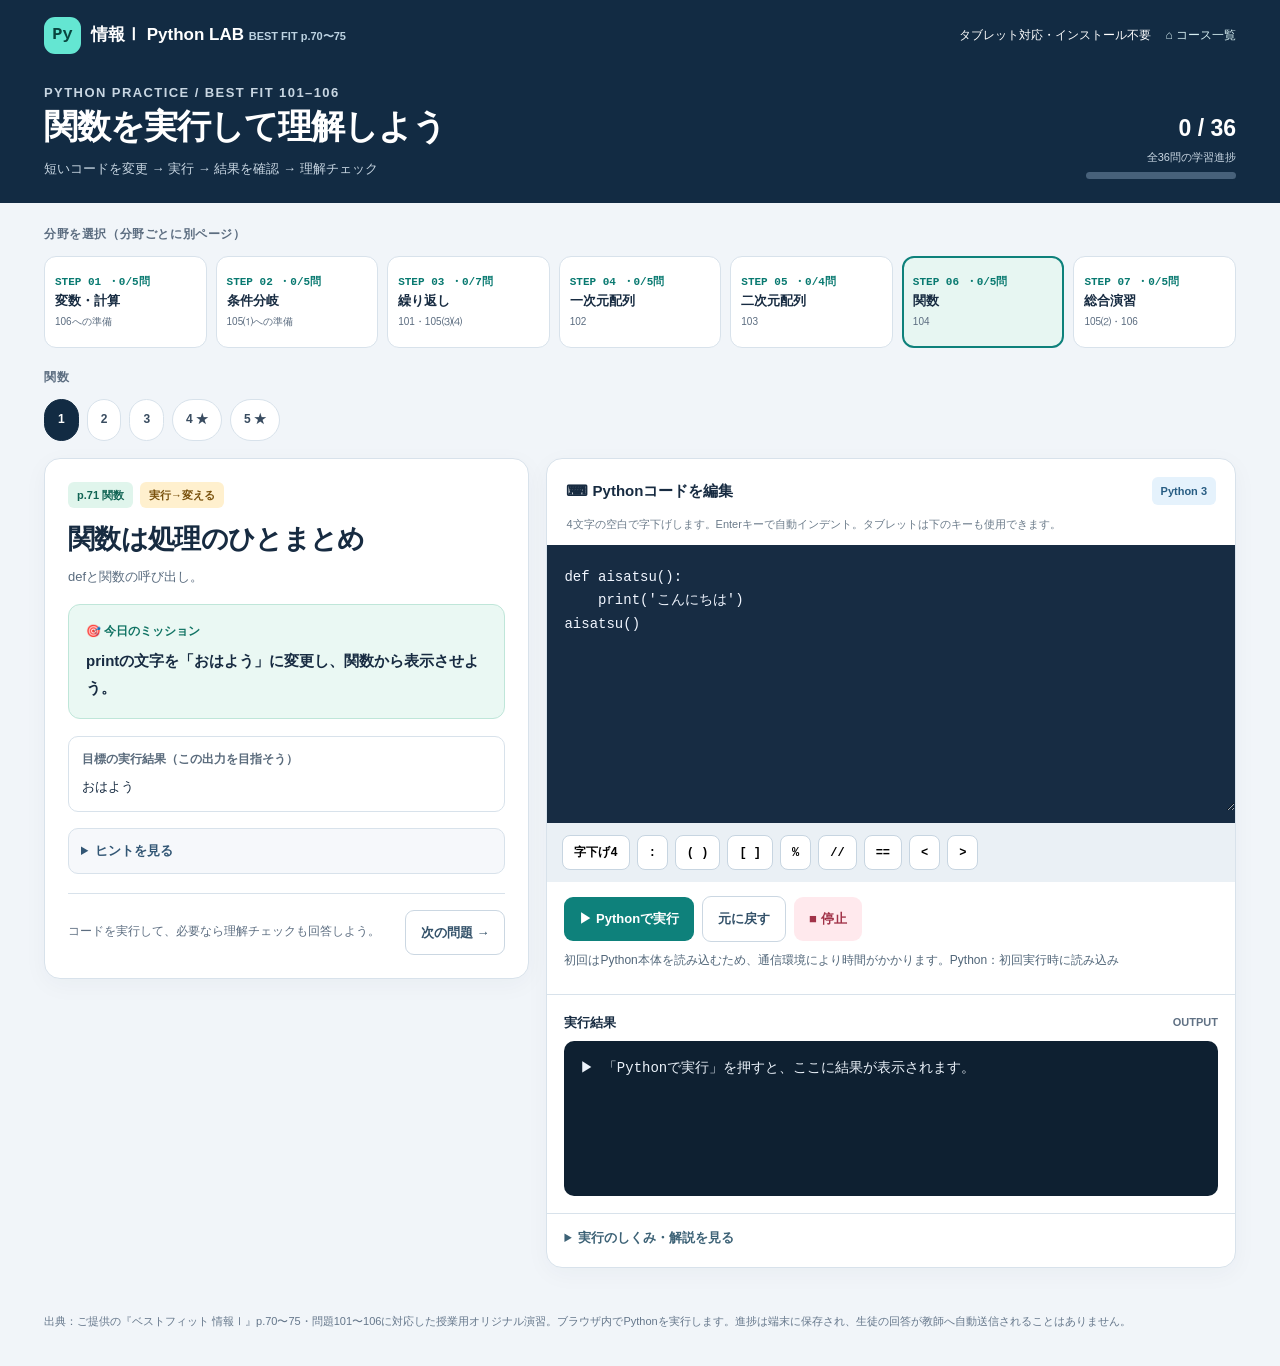
<file: function.html>
<!doctype html><html lang="ja"><head><meta charset="utf-8"><meta name="viewport" content="width=device-width, initial-scale=1,viewport-fit=cover"><meta name="theme-color" content="#122b43"><meta name="description" content="ベストフィット情報Ⅰ p.70〜75／問101〜106のためのPython実行演習。タブレット対応。"><title>関数 | 情報Ⅰ Python LAB</title><style>
:root{--bg:#f1f5f9;--ink:#172b41;--muted:#5c6d80;--navy:#122b43;--navy2:#213f5a;--accent:#0e817b;--pale:#e7f6f2;--white:#fff;--line:#d8e2eb;--gold:#ffcf81;--danger:#ab3248;--ok:#08765e;--focus:#47aece}*{box-sizing:border-box}html{scroll-behavior:smooth}body{margin:0;font-family:-apple-system,BlinkMacSystemFont,'Hiragino Sans','Hiragino Kaku Gothic ProN','Yu Gothic',Meiryo,sans-serif;color:var(--ink);background:var(--bg);line-height:1.65;-webkit-text-size-adjust:100%}button,input,textarea{font:inherit}button{cursor:pointer;touch-action:manipulation}button:focus-visible,a:focus-visible,input:focus-visible,textarea:focus-visible,summary:focus-visible{outline:3px solid var(--focus);outline-offset:2px}a{color:inherit}.top{background:var(--navy);color:white}.top-in{max-width:1240px;margin:auto;padding:17px 24px 24px}.brandbar{display:flex;align-items:center;gap:16px;justify-content:space-between;flex-wrap:wrap}.brand{display:inline-flex;align-items:center;gap:10px;font-size:17px;font-weight:900;text-decoration:none}.brand-icon{width:37px;height:37px;border-radius:11px;background:#64e6d2;color:#09443e;display:grid;place-items:center;font-weight:900;font-family:monospace}.brand small{font-size:11px;font-weight:600;color:#bcd2e1}.rightlinks{display:flex;align-items:center;gap:14px;font-size:12px}.rightlinks a{color:#d7eff2;text-decoration:none}.hero{margin-top:21px;display:flex;justify-content:space-between;align-items:end;gap:16px}.eyebrow{color:#72e3d4;font-size:11px;font-weight:900;letter-spacing:.11em;margin:0 0 6px}.hero h1{font-size:clamp(22px,3.3vw,34px);letter-spacing:-.03em;line-height:1.4;margin:0}.hero p{margin:7px 0 0;color:#c8d6e2;font-size:13px}.progress-wrap{min-width:150px;text-align:right}.progress-wrap strong{font-size:23px}.progress-wrap small{font-size:11px;color:#c8d6e2;display:block}.progress-track{margin-top:6px;background:#47617a;height:7px;border-radius:10px;overflow:hidden}.progress-bar{background:#61e0c8;height:100%;width:0;transition:width .3s}main{max-width:1240px;margin:auto;padding:22px 24px 44px}.eyeline{font-size:12px;font-weight:900;letter-spacing:.05em;color:var(--muted);margin:0 0 11px}.categories{display:grid;grid-template-columns:repeat(7,minmax(120px,1fr));gap:9px;margin:0 0 20px}.category{background:white;min-height:92px;border:1px solid var(--line);border-radius:12px;text-decoration:none;padding:12px 10px;display:flex;flex-direction:column;justify-content:center;gap:4px}.category:hover{border-color:#75c4b8}.category[aria-current=page]{background:var(--pale);border:2px solid var(--accent);padding:11px 9px}.cat-num{font:800 11px ui-monospace,Consolas,monospace;color:#087970}.category strong{font-size:13px;line-height:1.3}.category small{font-size:10px;color:var(--muted)}.lesson-chips{display:flex;gap:8px;flex-wrap:wrap;margin-bottom:17px}.lesson-chip{padding:9px 13px;border:1px solid var(--line);background:white;border-radius:999px;font-size:12px;color:#394c60;font-weight:800;min-height:42px}.lesson-chip.current{background:var(--navy);border-color:var(--navy);color:white}.lesson-chip .tick{color:#0c9476;margin-left:5px}.lesson-chip.current .tick{color:#80ebdc}.workspace{display:grid;grid-template-columns:minmax(310px,.88fr) minmax(0,1.25fr);gap:17px;align-items:start}.panel{background:var(--white);border:1px solid var(--line);border-radius:16px;box-shadow:0 6px 24px rgba(15,45,72,.04)}.mission{padding:23px}.tags{display:flex;flex-wrap:wrap;gap:7px;align-items:center;margin-bottom:13px}.tag{font-size:11px;font-weight:900;background:#e9eff6;color:#315674;padding:4px 9px;border-radius:6px}.tag.gold{background:#fff0ce;color:#79510d}.tag.green{background:#e0f5ec;color:#116454}.mission h2{font-size:clamp(20px,2.3vw,27px);line-height:1.35;letter-spacing:-.025em;margin:0 0 8px}.small-muted{font-size:12px;color:var(--muted)}.goal{margin:0 0 17px;font-size:13px;color:#5a6c7f}.task{background:#eaf8f3;border:1px solid #bfe6d9;border-radius:12px;padding:17px;margin:17px 0}.task .label{font-size:12px;color:#107363;font-weight:900;margin:0 0 5px}.task p{font-size:15px;font-weight:800;line-height:1.8;margin:0;white-space:pre-wrap}.expected{border:1px solid var(--line);border-radius:10px;padding:13px;margin:16px 0}.expected strong{font-size:12px;color:#5a6b7c;display:block;margin-bottom:7px}.expected pre{font:13px/1.65 ui-monospace,SFMono-Regular,Consolas,monospace;white-space:pre-wrap;overflow-wrap:anywhere;margin:0}.tip{background:#f6f8fb;border:1px solid var(--line);border-radius:10px;padding:11px 12px;margin:12px 0}.tip summary{font-size:13px;font-weight:900;color:#335775;cursor:pointer}.tip p{font-size:13px;margin:10px 0 2px;color:#4d5f70}.trace{border-left:3px solid #70b8ae;padding:0 0 0 13px;margin:12px 0}.trace li{font-size:12px;color:#4d5d6b;margin:6px 0}.quiz{border-top:1px solid var(--line);padding-top:18px;margin-top:20px}.quiz h3{font-size:15px;margin:0 0 9px}.qgroup{border:1px solid #e0e7ed;border-radius:11px;padding:12px 13px;margin:10px 0}.qtitle{font-size:13px;font-weight:900;margin:0 0 9px}.option{display:flex;align-items:center;gap:9px;border:1px solid transparent;border-radius:7px;cursor:pointer;padding:7px 8px;font-size:13px;line-height:1.55}.option:has(input:checked){border-color:#93cfc4;background:#eaf8f3}.option input{accent-color:var(--accent);width:18px;height:18px;flex-shrink:0}.answer-input{width:100%;font-family:ui-monospace,Consolas,monospace;font-size:16px;border:1px solid #bdcfdb;border-radius:8px;padding:10px}.btn{border:0;border-radius:9px;padding:11px 15px;font-size:13px;font-weight:900;min-height:44px}.btn.primary{background:var(--accent);color:white}.btn.primary:hover{background:#096962}.btn.secondary{border:1px solid #cbd7e2;background:#fff;color:#335169}.btn.danger{background:#ffe9ed;color:#a13248}.btn:disabled{opacity:.5;cursor:default}.action-row{display:flex;gap:8px;flex-wrap:wrap;align-items:center}.notice{font-size:12px;color:#516679;margin:9px 0}.feedback{margin:12px 0 0;padding:12px 13px;border-radius:10px;border:1px solid var(--line);font-size:13px;line-height:1.8;background:#f5f8fc}.feedback.ok{background:#e5f6ec;border-color:#b6e4c7;color:#075f41}.feedback.warn{background:#fff5db;border-color:#f4d899;color:#76510a}.feedback.error{background:#fff0ef;border-color:#f4c1c1;color:#953842}.lesson-footer{display:flex;align-items:center;justify-content:space-between;gap:12px;margin-top:19px;padding-top:16px;border-top:1px solid var(--line);flex-wrap:wrap}.editor{overflow:hidden}.editor-title{display:flex;align-items:center;justify-content:space-between;padding:18px 19px 10px;gap:10px}.editor-title strong{font-size:15px}.editor-title .language{background:#e5f2fc;color:#285d83;padding:5px 9px;border-radius:6px;font-size:11px;font-weight:800}.editor-help{font-size:11px;color:#6b7b8a;padding:0 19px 12px}.codearea{background:#172c43;padding:12px 0}.codearea textarea{display:block;background:#172c43;color:#f1f6ff;border:0;resize:vertical;min-height:254px;width:100%;font:14px/1.65 ui-monospace,SFMono-Regular,Consolas,'Liberation Mono',monospace;outline:none;white-space:pre;overflow:auto;tab-size:4;padding:9px 17px;caret-color:#8be8cc}.codearea textarea:focus{outline:none}.codearea textarea::selection{background:#496b8c}.keys{display:flex;flex-wrap:wrap;gap:7px;padding:12px 15px;background:#eaf0f5}.key{padding:6px 11px;min-height:35px;background:white;border:1px solid #c7d5e1;border-radius:8px;font:700 12px ui-monospace,Consolas,monospace}.editor-controls{padding:14px 17px;border-bottom:1px solid var(--line)}.stdin{display:flex;align-items:center;gap:10px;margin:13px 17px 0}.stdin label{font-size:12px;font-weight:800;color:#566c80;flex-shrink:0}.stdin input{flex:1;min-width:0;padding:9px 10px;border-radius:8px;border:1px solid #bdceda;font:14px ui-monospace,Consolas,monospace}.console{padding:17px}.console-head{display:flex;justify-content:space-between;align-items:center;gap:8px;margin-bottom:8px;font-size:13px;font-weight:900}.runtime{font-size:11px;color:#607184}.terminal{background:#0e2031;border-radius:10px;color:#ebf2fa;padding:16px;margin:0;min-height:155px;max-height:355px;overflow:auto;white-space:pre-wrap;word-break:break-word;font:14px/1.7 ui-monospace,Consolas,monospace}.terminal.is-error{color:#ffc2c2}.result{font-size:13px;margin-top:11px;padding:9px 10px;border-radius:9px;display:none}.result.visible{display:block}.result.ok{background:#e2f5e8;color:#116442}.result.no{background:#fff3d7;color:#74501a}.solution{padding:13px 17px 19px;border-top:1px solid var(--line)}.solution summary{cursor:pointer;font-size:13px;font-weight:900;color:#3d6276}.solution p{font-size:13px;line-height:1.8;color:#586b7b}.foot{max-width:1240px;margin:auto;padding:0 24px 35px;color:#65778b;font-size:11px}.homehero{background:white;border:1px solid var(--line);border-radius:16px;padding:25px;margin-bottom:22px}.homehero h2{margin:0 0 8px;font-size:23px}.homehero p{margin:0;color:var(--muted);font-size:14px}.roadmap{display:grid;grid-template-columns:repeat(2,minmax(0,1fr));gap:13px}.road{background:white;border:1px solid var(--line);border-radius:15px;padding:20px;text-decoration:none;display:block}.road:hover{border-color:#0c8d7e;box-shadow:0 4px 14px #1f4d4d14}.roadtop{display:flex;align-items:center;justify-content:space-between;gap:12px}.road .num{color:var(--accent);font-weight:900;font-size:13px}.road h3{font-size:18px;margin:6px 0 3px}.road p{font-size:12px;color:var(--muted);margin:0 0 13px}.roadbottom{font-size:12px;font-weight:900;color:#275b64}.home-summary{margin-top:20px;background:#e5f5f0;border:1px solid #bee5da;border-radius:13px;padding:17px;font-size:13px}.home-summary strong{display:block;margin-bottom:5px}.home-summary p{margin:0}.visuallyhidden{position:absolute;width:1px;height:1px;overflow:hidden;clip:rect(0,0,0,0);white-space:nowrap}.allgood{font-size:12px;color:#075f48;font-weight:900}@media(max-width:1070px){.categories{grid-template-columns:repeat(4,minmax(0,1fr))}.workspace{grid-template-columns:minmax(0,1fr) minmax(0,1.17fr)}}@media(max-width:760px){.top-in{padding:13px 15px 20px}main{padding:16px 13px 30px}.hero{align-items:start}.hero p{font-size:12px}.progress-wrap{min-width:90px}.progress-wrap strong{font-size:18px}.categories{grid-template-columns:repeat(2,minmax(0,1fr));gap:7px}.category{min-height:62px;padding:9px 12px}.category[aria-current=page]{padding:8px 11px}.category small{display:none}.workspace{grid-template-columns:1fr}.mission{padding:17px}.task{padding:14px}.editor-title{padding:15px 14px 9px}.editor-help{padding:0 14px 10px}.codearea textarea{min-height:242px;font-size:13px}.roadmap{grid-template-columns:1fr}.homehero{padding:20px}.rightlinks{gap:6px}.rightlinks .extra{display:none}.foot{padding:0 15px 25px}}@media(prefers-reduced-motion:reduce){*{scroll-behavior:auto!important;transition:none!important}}

[hidden]{display:none!important}

</style></head><body data-category="function"><aside id="local-notice" hidden style="background:#fff2cd;color:#62480e;border-bottom:1px solid #e5cd90;padding:12px 18px;font:600 13px/1.65 -apple-system,BlinkMacSystemFont,'Yu Gothic',sans-serif;">
⚠ ローカルファイル表示中：問題を表示できますが、Pythonの実行にはWebサーバが必要です。ZIPを「すべて展開」し、同じフォルダの <strong>「Windowsでプレビュー開始.bat」</strong> をダブルクリックしてください。GitHub Pages公開後はこの案内は表示されません。
</aside>
<script>if(location.protocol==='file:')document.getElementById('local-notice').hidden=false;</script><header class="top"><div class="top-in"><div class="brandbar"><a class="brand" href="index.html"><span class="brand-icon">Py</span><span>情報Ⅰ Python LAB <small>BEST FIT p.70〜75</small></span></a><div class="rightlinks"><span class="extra">タブレット対応・インストール不要</span><a href="index.html">⌂ コース一覧</a></div></div><div class="hero"><div><p class="eyebrow">PYTHON PRACTICE / BEST FIT 101–106</p><h1>関数を実行して理解しよう</h1><p>短いコードを変更 → 実行 → 結果を確認 → 理解チェック</p></div><div class="progress-wrap"><strong id="progress-count">0 / 36</strong><small>全36問の学習進捗</small><div class="progress-track"><div class="progress-bar" id="progress-bar"></div></div></div></div></div></header><main><p class="eyeline">分野を選択（分野ごとに別ページ）</p><nav id="categories" class="categories" aria-label="分野一覧"></nav><p class="eyeline" id="goal-label">問題を選択</p><nav id="lesson-chips" class="lesson-chips" aria-label="この分野の問題"></nav><div class="workspace"><section class="panel mission"><div class="tags"><span id="source" class="tag green"></span><span id="level" class="tag gold"></span></div><h2 id="task-title"></h2><p class="goal" id="task-goal"></p><div class="task"><div class="label">🎯 今日のミッション</div><p id="task-do"></p></div><div id="expected" class="expected"><strong>目標の実行結果（この出力を目指そう）</strong><pre id="expected-pre"></pre></div><details class="tip" id="hint-box"><summary>ヒントを見る</summary><p id="hint-text"></p></details><div id="trace" hidden><p class="eyeline">手で追ってみよう：変数の変化</p><ol id="trace-list" class="trace"></ol></div><div class="quiz" id="quiz-box" hidden><h3>🧠 理解チェック（教科書問題）</h3><p class="small-muted">まず予想しよう。答えは実行・解説で確かめよう。</p><div id="quiz-list"></div><div class="action-row"><button class="btn secondary" type="button" id="check-quiz">理解チェックを採点</button></div><div id="quiz-feedback" class="feedback" hidden></div></div><div class="lesson-footer"><p id="status" class="small-muted"></p><button class="btn secondary" id="next" type="button">次の問題 →</button></div></section><section class="panel editor"><div class="editor-title"><strong>⌨ Pythonコードを編集</strong><span class="language">Python 3</span></div><div class="editor-help">4文字の空白で字下げします。Enterキーで自動インデント。タブレットは下のキーも使用できます。</div><div class="codearea"><textarea id="code" spellcheck="false" autocapitalize="off" autocomplete="off" autocorrect="off" aria-label="Pythonコード編集"></textarea></div><div id="keys" class="keys" aria-label="コード入力補助"><button class="key" type="button" data-key="indent">字下げ4</button><button class="key" type="button" data-key=":">:</button><button class="key" type="button" data-key="()">( )</button><button class="key" type="button" data-key="[]">[ ]</button><button class="key" type="button" data-key="%">%</button><button class="key" type="button" data-key="//">//</button><button class="key" type="button" data-key="==">==</button><button class="key" type="button" data-key="&lt;">&lt;</button><button class="key" type="button" data-key="&gt;">&gt;</button></div><div id="stdin-box" class="stdin" hidden><label for="stdin">input() の入力値</label><input type="text" id="stdin" autocomplete="off" autocapitalize="off" spellcheck="false" inputmode="text" aria-describedby="input-help"></div><div class="editor-controls"><div class="action-row"><button type="button" class="btn primary" id="run">▶ Pythonで実行</button><button type="button" class="btn secondary" id="reset">元に戻す</button><button type="button" class="btn danger" id="stop">■ 停止</button></div><p class="notice">初回はPython本体を読み込むため、通信環境により時間がかかります。<span id="ready-state">Python：未読込</span></p></div><div class="console"><div class="console-head"><span>実行結果</span><span class="runtime">OUTPUT</span></div><pre id="terminal" class="terminal" aria-live="polite"></pre><div id="result" class="result" aria-live="polite"></div></div><details id="solution-box" class="solution"><summary>実行のしくみ・解説を見る</summary><p id="solution-text"></p></details></section></div></main><footer class="foot">出典：ご提供の『ベストフィット 情報Ⅰ』p.70〜75・問題101〜106に対応した授業用オリジナル演習。ブラウザ内でPythonを実行します。進捗は端末に保存され、生徒の回答が教師へ自動送信されることはありません。</footer><script>
window.BF_DATA = {
  "categories": [
    {
      "id": "basic",
      "num": "01",
      "name": "変数・計算",
      "subtitle": "代入・表示・商と余り",
      "goal": "106への準備",
      "file": "basic.html"
    },
    {
      "id": "branch",
      "num": "02",
      "name": "条件分岐",
      "subtitle": "if / elif / else / %",
      "goal": "105⑴への準備",
      "file": "branch.html"
    },
    {
      "id": "loop",
      "num": "03",
      "name": "繰り返し",
      "subtitle": "for / range / 合計 / 複利",
      "goal": "101・105⑶⑷",
      "file": "loop.html"
    },
    {
      "id": "array",
      "num": "04",
      "name": "一次元配列",
      "subtitle": "リスト・最小値・最大値",
      "goal": "102",
      "file": "array.html"
    },
    {
      "id": "matrix",
      "num": "05",
      "name": "二次元配列",
      "subtitle": "行と列・二重ループ・九九",
      "goal": "103",
      "file": "matrix.html"
    },
    {
      "id": "function",
      "num": "06",
      "name": "関数",
      "subtitle": "引数・戻り値・再利用",
      "goal": "104",
      "file": "function.html"
    },
    {
      "id": "integrated",
      "num": "07",
      "name": "総合演習",
      "subtitle": "位の取り出し・硬貨",
      "goal": "105⑵・106",
      "file": "integrated.html"
    }
  ],
  "lessons": [
    {
      "cat": "basic",
      "id": "b01",
      "title": "まずは実行してみよう",
      "level": "見る→実行",
      "source": "p.70 順次構造",
      "goal": "プログラムは上から順番に動く。",
      "do": "まず「実行」してみよう。そのあと、好きな文字に書き換えてもう一度実行。",
      "code": "print('こんにちは')\nprint('情報Ⅰ')",
      "expected": "こんにちは\n情報Ⅰ",
      "stdin": "",
      "hint": "print() は文字や数字を表示する関数。文字は引用符で囲もう。",
      "why": "順次構造：1行目が終わってから2行目が実行される。",
      "quiz": [],
      "trace": [],
      "conceal": false
    },
    {
      "cat": "basic",
      "id": "b02",
      "title": "変数は値を入れる箱",
      "level": "数字を変更",
      "source": "p.70 変数",
      "goal": "変数と代入の意味を知る。",
      "do": "まず実行し、次に x を 12 に変えて「12」が表示されるようにしよう。",
      "code": "x = 5\nprint(x)",
      "expected": "12",
      "stdin": "",
      "hint": "1行目の 5 を 12 に変更。",
      "why": "「x = 12」は、数学の等号ではなく「変数 x に12を代入する」という意味。",
      "quiz": [],
      "trace": [],
      "conceal": false
    },
    {
      "cat": "basic",
      "id": "b03",
      "title": "変数の値を更新する",
      "level": "1行を書き換え",
      "source": "p.70 変数",
      "goal": "自分自身に足す処理を理解する。",
      "do": "「x = x + 3」の3を変更し、結果を 15 にしよう。",
      "code": "x = 8\nx = x + 3\nprint(x)",
      "expected": "15",
      "stdin": "",
      "hint": "8 に 7 を足すと15。",
      "why": "右辺を先に計算し、結果を左辺の変数に入れる。",
      "quiz": [],
      "trace": [],
      "conceal": false
    },
    {
      "cat": "basic",
      "id": "b04",
      "title": "商と余りを使う",
      "level": "実行→考える",
      "source": "p.75 / 問106への準備",
      "goal": "//（商）と %（余り）の違い。",
      "do": "まず実行。次に 23円を10円硬貨と1円硬貨に分けるように、xを23に変更しよう。",
      "code": "x = 17\nprint(x // 10)\nprint(x % 10)",
      "expected": "2\n3",
      "stdin": "",
      "hint": "23 // 10 は 2、23 % 10 は 3。",
      "why": "// は割り算の商の整数部分（正の整数で考える）。% は割った余り。",
      "quiz": [],
      "trace": [
        "23 ÷ 10 → 商2、余り3",
        "10円硬貨2枚、残り3円 → 1円硬貨3枚"
      ],
      "conceal": false
    },
    {
      "cat": "basic",
      "id": "b05",
      "title": "小さな計算を組み立てる",
      "level": "チャレンジ",
      "source": "p.75 / 問106への準備",
      "goal": "商を使って50円硬貨の枚数を求める。",
      "do": "x = 347円 のとき、50円硬貨が6枚と表示されるように「// 10」を修正しよう。",
      "code": "x = 347\nnum50 = x // 10\nprint(num50)",
      "expected": "6",
      "stdin": "",
      "hint": "50円硬貨の枚数 → 347 // 50。",
      "why": "50円硬貨は 347 ÷ 50 の商の整数部分で6枚。余りは47円。",
      "quiz": [],
      "trace": [],
      "conceal": false
    },
    {
      "cat": "branch",
      "id": "c01",
      "title": "条件が成り立つときだけ",
      "level": "数字を変更",
      "source": "p.71 選択構造",
      "goal": "if と else の分岐。",
      "do": "xを20に変更し、「成人」が表示されるようにしよう。",
      "code": "x = 15\nif x >= 18:\n    print(\"成人\")\nelse:\n    print(\"18歳未満\")",
      "expected": "成人",
      "stdin": "",
      "hint": "最初の x = 15 を x = 20 に。",
      "why": "条件式がTrueならifの下、そうでなければelseの下を実行する。",
      "quiz": [],
      "trace": [],
      "conceal": false
    },
    {
      "cat": "branch",
      "id": "c02",
      "title": "余りで偶数かを判断",
      "level": "条件式を変更",
      "source": "p.71 例題55 / p.75 問105⑴",
      "goal": "% と == を組み合わせる。",
      "do": "偶数のときだけ「Yes」が出るよう、ifの条件を直そう。",
      "code": "x = int(input('整数を入力: '))\nif x % 3 == 0:\n    print('Yes')\nelse:\n    print('No')",
      "expected": "整数を入力: Yes",
      "stdin": "10",
      "hint": "偶数は2で割った余りが0。% 3 を % 2 に変えよう。",
      "why": "== は比較（等しいか）、= は代入。12 % 2 == 0 はTrue。",
      "quiz": [
        {
          "kind": "choice",
          "question": "ベストフィット105⑴：このプログラムは何を判断する？",
          "options": [
            "正か負か",
            "偶数か奇数か",
            "3桁かどうか"
          ],
          "answer": "偶数か奇数か",
          "why": ""
        }
      ],
      "trace": [],
      "conceal": false
    },
    {
      "cat": "branch",
      "id": "c03",
      "title": "FIZZとBUZZ（入れ子）",
      "level": "実行→予想",
      "source": "p.71 例題55",
      "goal": "字下げされた処理の範囲。",
      "do": "最初は x=30 で実行。次に x=9 にして、FIZZだけが表示されることを確認。",
      "code": "x = 30\nif x % 3 == 0:\n    print('FIZZ')\n    if x % 5 == 0:\n        print('BUZZ')",
      "expected": "FIZZ\nBUZZ",
      "stdin": "",
      "hint": "x が3の倍数か確認してから、さらに5の倍数か確認する。",
      "why": "内側の if は、外側の if が成立した場合だけ実行される。x=9ではFIZZだけ。",
      "quiz": [
        {
          "kind": "choice",
          "question": "x=10 に変えると何が表示される？",
          "options": [
            "FIZZ",
            "BUZZ",
            "何も表示されない"
          ],
          "answer": "何も表示されない",
          "why": ""
        }
      ],
      "trace": [],
      "conceal": false
    },
    {
      "cat": "branch",
      "id": "c04",
      "title": "絶対値を求めよう",
      "level": "条件を書き換え",
      "source": "p.72 / 問100",
      "goal": "負数の符号を反転する。",
      "do": "-8 を 8 と表示するように「if x > 0:」を修正しよう。",
      "code": "x = -8\nif x > 0:\n    x = -x\nprint(x)",
      "expected": "8",
      "stdin": "",
      "hint": "x が0より小さいとき符号を反転：x < 0",
      "why": "-(-8) = 8。0以上の値は変更する必要がない。",
      "quiz": [],
      "trace": [],
      "conceal": false
    },
    {
      "cat": "branch",
      "id": "c05",
      "title": "映画館の料金を決める",
      "level": "コードを読む",
      "source": "p.72 / 問99",
      "goal": "複数分岐 elif の使い方。",
      "do": "25歳の料金を確認してみよう。次に x=16、x=65でも試してみよう。",
      "code": "x = 25\nif x <= 18:\n    print(1000)\nelif x >= 60:\n    print(1200)\nelse:\n    print(1800)",
      "expected": "1800",
      "stdin": "",
      "hint": "25歳は「18歳以下」でも「60歳以上」でもない。",
      "why": "p.72のフローチャートと同じで、19〜59歳は1800円。",
      "quiz": [
        {
          "kind": "choice",
          "question": "x=65なら料金は？",
          "options": [
            "1000円",
            "1200円",
            "1800円"
          ],
          "answer": "1200円",
          "why": ""
        }
      ],
      "trace": [],
      "conceal": false
    },
    {
      "cat": "loop",
      "id": "l01",
      "title": "同じ処理を何回も",
      "level": "数字を変更",
      "source": "p.71 反復構造",
      "goal": "range(n) が0からn-1まで回す。",
      "do": "3回の表示を5回にするよう、range(3)を書き換えよう。",
      "code": "for i in range(3):\n    print('こんにちは')",
      "expected": "こんにちは\nこんにちは\nこんにちは\nこんにちは\nこんにちは",
      "stdin": "",
      "hint": "range(5) は i=0,1,2,3,4 の5回。",
      "why": "for行の下で字下げされたprintが5回実行される。",
      "quiz": [],
      "trace": [],
      "conceal": false
    },
    {
      "cat": "loop",
      "id": "l02",
      "title": "インデントで表示回数が変わる",
      "level": "実行→選ぶ",
      "source": "p.72 例題56",
      "goal": "printの字下げと繰り返し。",
      "do": "まず1回だけ5と表示されることを確認。その後print(x)を4つ空白で字下げするとどうなる？",
      "code": "x = 0\nfor i in range(5):\n    x = x + 1\nprint(x)",
      "expected": "5",
      "stdin": "",
      "hint": "printがforと同じ位置ならループの外。",
      "why": "x=x+1だけが5回。print(x)は最後に1回だけ。",
      "quiz": [
        {
          "kind": "choice",
          "question": "print(x)を4文字下げると表示は何回？",
          "options": [
            "1回",
            "5回",
            "6回"
          ],
          "answer": "5回",
          "why": ""
        }
      ],
      "trace": [
        "繰り返し後のx：0→1→2→3→4→5",
        "ループの外にある print(x) は1度だけ"
      ],
      "conceal": false
    },
    {
      "cat": "loop",
      "id": "l03",
      "title": "0から順に足してみよう",
      "level": "数字を修正",
      "source": "p.72 例題56",
      "goal": "iが0〜4に変わることを知る。",
      "do": "0、1、3、6、10の順に表示するため、x = x + 1 を修正しよう。",
      "code": "x = 0\nfor i in range(5):\n    x = x + 1\n    print(x)",
      "expected": "0\n1\n3\n6\n10",
      "stdin": "",
      "hint": "毎回1を足すのではなく、変数 i を足す。",
      "why": "iは0→1→2→3→4。累積和は0→1→3→6→10。",
      "quiz": [],
      "trace": [
        "i=0 → x=0",
        "i=1 → x=1",
        "i=2 → x=3",
        "i=3 → x=6",
        "i=4 → x=10"
      ],
      "conceal": false
    },
    {
      "cat": "loop",
      "id": "l04",
      "title": "1から入力値までの和",
      "level": "数値を変更",
      "source": "p.75 / 問105⑶",
      "goal": "range(1, x+1) で1〜x。",
      "do": "1〜10の和55を表示しよう。入力欄の「5」を「10」に変えて実行。",
      "code": "x = int(input('正の整数: '))\nkekka = 0\nfor i in range(1, x + 1):\n    kekka = kekka + i\nprint(kekka)",
      "expected": "正の整数: 55",
      "stdin": "5",
      "hint": "コードではなく下の「入力値」欄を10に変更する。",
      "why": "rangeの終点は含まれないため、x+1にするとxまで足せる。",
      "quiz": [
        {
          "kind": "choice",
          "question": "問105⑶：何をするプログラム？",
          "options": [
            "入力値までの合計を求める",
            "入力値の約数を出す",
            "入力値を2乗する"
          ],
          "answer": "入力値までの合計を求める",
          "why": ""
        }
      ],
      "trace": [],
      "conceal": false,
      "gradeInput": "10"
    },
    {
      "cat": "loop",
      "id": "l05",
      "title": "約数を全部表示する",
      "level": "実行→選ぶ",
      "source": "p.75 / 問105⑷",
      "goal": "繰り返しと条件分岐の組合せ。",
      "do": "入力12で実行し、約数を確かめよう。続いて入力6などでも試してみよう。",
      "code": "x = int(input('正の整数: '))\nretsu = []\nfor i in range(1, x + 1):\n    if x % i == 0:\n        retsu.append(i)\nprint(retsu)",
      "expected": "正の整数: [1, 2, 3, 4, 6, 12]",
      "stdin": "12",
      "hint": "x % i == 0 なら割り切れる → iをリストへ追加する。",
      "why": "retsu.append(i)はリストの最後にiを追加する。",
      "quiz": [
        {
          "kind": "choice",
          "question": "問105⑷：どんな数がリストに入る？",
          "options": [
            "xより大きい数",
            "xの約数",
            "偶数だけ"
          ],
          "answer": "xの約数",
          "why": ""
        }
      ],
      "trace": [],
      "conceal": false
    },
    {
      "cat": "loop",
      "id": "l06",
      "title": "複利を1年ずつ計算",
      "level": "コードを読む",
      "source": "p.73 / 問101への準備",
      "goal": "預金額に1.01を繰り返しかける。",
      "do": "10000円を年1%で3年間増やした推移を確認しよう。",
      "code": "yokin = 10000\nrisoku = 1.0\nfor i in range(3):\n    yokin = yokin * (1 + risoku / 100)\n    print(int(yokin))",
      "expected": "10100\n10201\n10303",
      "stdin": "",
      "hint": "1年目10100、2年目10201、3年目10303（小数点以下切捨て）。",
      "why": "利率は一定1%。増えるのは預金額。int()は小数部分を切り捨てる。",
      "quiz": [],
      "trace": [
        "1年目：10000×1.01＝10100",
        "2年目：10100×1.01＝10201",
        "3年目：10201×1.01＝10303.01 → 表示は10303"
      ],
      "conceal": false
    },
    {
      "cat": "loop",
      "id": "l07",
      "title": "★ ベストフィット 101",
      "level": "教科書に挑戦",
      "source": "p.73 問101",
      "goal": "複利の10年分の表示について正しく説明する。",
      "do": "最初に正しい説明を選び、その後「実行」して本当に10行表示されるか確かめよう。",
      "code": "yokin = 10000\nrisoku = 1.0\nfor i in range(10):\n    yokin = yokin * (1 + risoku / 100)\n    print(int(yokin))",
      "expected": "10100\n10201\n10303\n10406\n10510\n10615\n10721\n10828\n10936\n11046",
      "stdin": "",
      "hint": "print() の位置は、for文の下で字下げされている。",
      "why": "正答は(エ)。表示処理も10回繰り返され、利率は1%のまま。",
      "quiz": [
        {
          "kind": "choice",
          "question": "問101：最も適当な記述はどれ？",
          "options": [
            "(ア) 利息は毎年100分の1ずつ増加",
            "(イ) 預金額に年数は関係ない",
            "(ウ) 計算後に一度だけ表示",
            "(エ) 年数分繰り返し表示"
          ],
          "answer": "(エ) 年数分繰り返し表示",
          "why": ""
        }
      ],
      "trace": [],
      "conceal": true
    },
    {
      "cat": "array",
      "id": "a01",
      "title": "配列に並んだデータ",
      "level": "数字を変更",
      "source": "p.71 配列",
      "goal": "添字が0から始まる。",
      "do": "2番目の得点「40」を表示するよう [0] を変えよう。",
      "code": "Tokuten = [50, 40, 90]\nprint(Tokuten[0])",
      "expected": "40",
      "stdin": "",
      "hint": "Pythonは0番目から数えるので、2番目は添字[1]。",
      "why": "配列の位置を表す数字が「添字」。Pythonの先頭は添字0。",
      "quiz": [],
      "trace": [],
      "conceal": false
    },
    {
      "cat": "array",
      "id": "a02",
      "title": "配列を順に取り出す",
      "level": "実行→選ぶ",
      "source": "p.72 例題57",
      "goal": "for x in 配列 を理解する。",
      "do": "まず実行して、配列の要素が順番に表示されることを確かめよう。",
      "code": "kakaku = [580, 970, 430]\nfor x in kakaku:\n    print(x)",
      "expected": "580\n970\n430",
      "stdin": "",
      "hint": "xに580→970→430と順番に入る。",
      "why": "for x in kakaku は配列のすべての要素を一つずつ取り出す。",
      "quiz": [
        {
          "kind": "choice",
          "question": "このfor文は何回繰り返される？",
          "options": [
            "2回",
            "3回",
            "4回"
          ],
          "answer": "3回",
          "why": ""
        }
      ],
      "trace": [],
      "conceal": false
    },
    {
      "cat": "array",
      "id": "a03",
      "title": "いちばん安い値を探す",
      "level": "条件を変更",
      "source": "p.72 例題57",
      "goal": "小さい数が見つかれば最小値を更新。",
      "do": "最安値430と表示されるよう if の比較演算子を修正しよう。",
      "code": "kakaku = [580, 970, 430, 820, 760]\nsaisyo = kakaku[0]\nfor x in kakaku:\n    if x > saisyo:\n        saisyo = x\nprint('最安値:', saisyo)",
      "expected": "最安値: 430",
      "stdin": "",
      "hint": "最小値を探すので x < saisyo とする。",
      "why": "現在の最小値と順番に比較し、より小さいときだけ更新する。",
      "quiz": [],
      "trace": [
        "初期値 saisyo=580",
        "970：更新しない",
        "430：430に更新",
        "820,760：更新しない →430"
      ],
      "conceal": false
    },
    {
      "cat": "array",
      "id": "a04",
      "title": "最高点と出席番号",
      "level": "実行→理解",
      "source": "p.74 / 問102への準備",
      "goal": "最高点と位置を一緒に記録する。",
      "do": "4人分の最高点と出席番号を表示してみよう。",
      "code": "Tokuten = [50, 40, 90, 70]\nsaidai = 0\nbango = 0\nfor i in range(len(Tokuten)):\n    if Tokuten[i] > saidai:\n        saidai = Tokuten[i]\n        bango = i\nprint('最高点：', saidai, '出席番号：', bango + 1)",
      "expected": "最高点： 90 出席番号： 3",
      "stdin": "",
      "hint": "最大値saidaiを変えるとき、添字bangoも一緒に更新。",
      "why": "Pythonの添字は0開始。出席番号は1開始なので表示時にbango+1とする。",
      "quiz": [],
      "trace": [
        "i=0：50 → saidai=50、bango=0",
        "i=1：40 → 更新なし",
        "i=2：90 → saidai=90、bango=2",
        "i=3：70 → 更新なし、出席番号3"
      ],
      "conceal": false
    },
    {
      "cat": "array",
      "id": "a05",
      "title": "★ ベストフィット 102",
      "level": "教科書に挑戦",
      "source": "p.74 問102",
      "goal": "教科書（添字1開始）の穴埋めを解ける。",
      "do": "教科書の空欄①②③を答えよう。その後、Pythonで同じ処理を実行して違いを確かめる。",
      "code": "# Python版：添字は0から始まる\nTokuten = [50, 40, 95, 30, 70]\nsaidai = 0\nbango = 0\nfor i in range(len(Tokuten)):\n    if Tokuten[i] > saidai:\n        saidai = Tokuten[i]\n        bango = i\nprint('最高点：', saidai, '出席番号：', bango + 1)",
      "expected": "最高点： 95 出席番号： 3",
      "stdin": "",
      "hint": "教科書は添字1開始。①は要素数、②は大きければ更新、③は出席番号を記録した変数。",
      "why": "解答：①(ア)要素数(Tokuten)、②(オ)>、③(ク)bango。Pythonは添字0開始なので range(len(...))、表示はbango+1。",
      "quiz": [
        {
          "kind": "choice",
          "question": "① 繰り返しの最後の添字（教科書：1開始）",
          "options": [
            "(ア) 要素数(Tokuten)",
            "(イ) 要素数(Tokuten)-1",
            "(ウ) 要素数(Tokuten)+1"
          ],
          "answer": "(ア) 要素数(Tokuten)",
          "why": ""
        },
        {
          "kind": "choice",
          "question": "② 最高点を更新する比較演算子",
          "options": [
            "(エ) <",
            "(オ) >",
            "(カ) =="
          ],
          "answer": "(オ) >",
          "why": ""
        },
        {
          "kind": "choice",
          "question": "③ 出席番号として表示するもの（教科書）",
          "options": [
            "(キ) i",
            "(ク) bango",
            "(ケ) bango + 1"
          ],
          "answer": "(ク) bango",
          "why": ""
        }
      ],
      "trace": [],
      "conceal": true
    },
    {
      "cat": "matrix",
      "id": "m01",
      "title": "縦横に並ぶ二次元配列",
      "level": "数字を変更",
      "source": "p.72 例題58",
      "goal": "二つの添字を読める。",
      "do": "「33」を表示できるように最後の [0][1] を直そう。",
      "code": "a = [[1, 2, 3], [11, 22, 33]]\nprint(a[0][1])",
      "expected": "33",
      "stdin": "",
      "hint": "2行目の3番目。添字は[1][2]。",
      "why": "a[行][列]の順で指定する。0始まりなので2行目は[1]、3列目は[2]。",
      "quiz": [],
      "trace": [],
      "conceal": false
    },
    {
      "cat": "matrix",
      "id": "m02",
      "title": "配列の月と日を読み取る",
      "level": "実行→選ぶ",
      "source": "p.72 例題58",
      "goal": "kousui[2][8]の場所を理解する。",
      "do": "まず実行してから、何月何日を表すか考えよう。",
      "code": "kousui = [[0] * 31 for _ in range(12)]\nkousui[2][8] = 12\nprint(kousui[2][8])",
      "expected": "12",
      "stdin": "",
      "hint": "月も日も0から数えている。2は3番目の月、8は9番目の日。",
      "why": "例題58の答えは3月9日。値12はこの教材で置いた仮の降水量。",
      "quiz": [
        {
          "kind": "choice",
          "question": "kousui[2][8]は何月何日？",
          "options": [
            "2月8日",
            "3月8日",
            "3月9日"
          ],
          "answer": "3月9日",
          "why": ""
        }
      ],
      "trace": [],
      "conceal": false
    },
    {
      "cat": "matrix",
      "id": "m03",
      "title": "二重の繰り返しで九九",
      "level": "数字を変更",
      "source": "p.74 / 問103への準備",
      "goal": "外側のdanと内側のkazu。",
      "do": "2の段を1行出したら、外側のrange(2,3)をrange(2,4)に変えて、3の段まで表示しよう。",
      "code": "for dan in range(2, 3):\n    for kazu in range(1, 4):\n        print(dan * kazu, end=\" \")\n    print()",
      "expected": "2 4 6 \n3 6 9 ",
      "stdin": "",
      "hint": "外側ループは段。range(2,4)ならdan=2,3。",
      "why": "内側のループが終わるたびに print() で改行して、段を分ける。",
      "quiz": [],
      "trace": [],
      "conceal": false
    },
    {
      "cat": "matrix",
      "id": "m04",
      "title": "★ ベストフィット 103",
      "level": "教科書に挑戦",
      "source": "p.74 問103",
      "goal": "1段分を9回表示できる。",
      "do": "教科書の空欄①と、配列表示()に渡す引数を答えよう。次にPythonの9×9の表を実行。",
      "code": "Kuku = [[0] * 9 for _ in range(9)]\nfor dan in range(1, 10):\n    for kazu in range(1, 10):\n        Kuku[dan - 1][kazu - 1] = dan * kazu\n    print(Kuku[dan - 1])",
      "expected": "[1, 2, 3, 4, 5, 6, 7, 8, 9]\n[2, 4, 6, 8, 10, 12, 14, 16, 18]\n[3, 6, 9, 12, 15, 18, 21, 24, 27]\n[4, 8, 12, 16, 20, 24, 28, 32, 36]\n[5, 10, 15, 20, 25, 30, 35, 40, 45]\n[6, 12, 18, 24, 30, 36, 42, 48, 54]\n[7, 14, 21, 28, 35, 42, 49, 56, 63]\n[8, 16, 24, 32, 40, 48, 56, 64, 72]\n[9, 18, 27, 36, 45, 54, 63, 72, 81]",
      "stdin": "",
      "hint": "(04)で九九の数を代入後、(05)は「内側forの外、外側forの中」に置く。",
      "why": "⑴03行目と揃えると、kazuのループ終了後に段ごと表示（答え03）。⑵(イ)Kuku[dan]。Pythonの二次元配列は0開始なので[dan-1]。",
      "quiz": [
        {
          "kind": "text",
          "question": "⑴ 空欄①に入る行番号（半角数字2桁）",
          "answer": "03",
          "why": ""
        },
        {
          "kind": "choice",
          "question": "⑵ 配列表示() に渡すもの（教科書）",
          "options": [
            "(ア) Kuku",
            "(イ) Kuku[dan]",
            "(ウ) Kuku[kazu]",
            "(エ) Kuku[dan][kazu]"
          ],
          "answer": "(イ) Kuku[dan]",
          "why": ""
        }
      ],
      "trace": [
        "dan=1: 1の段を9個代入→1行表示",
        "dan=2: 2の段を9個代入→1行表示",
        "…",
        "dan=9: 9の段を9個代入→1行表示（計9行）"
      ],
      "conceal": true
    },
    {
      "cat": "function",
      "id": "f01",
      "title": "関数は処理のひとまとめ",
      "level": "実行→変える",
      "source": "p.71 関数",
      "goal": "defと関数の呼び出し。",
      "do": "printの文字を「おはよう」に変更し、関数から表示させよう。",
      "code": "def aisatsu():\n    print('こんにちは')\naisatsu()",
      "expected": "おはよう",
      "stdin": "",
      "hint": "defの下の文字列を変更。",
      "why": "defで関数を定義するだけでは動かない。aisatsu()と呼び出して初めて実行する。",
      "quiz": [],
      "trace": [],
      "conceal": false
    },
    {
      "cat": "function",
      "id": "f02",
      "title": "関数に値を渡す",
      "level": "数値を変更",
      "source": "p.71 三角形の面積",
      "goal": "引数の働き。",
      "do": "底辺8、高さ4の面積16になるよう、関数を呼び出すときの数字を修正しよう。",
      "code": "def sankaku(teihen, takasa):\n    return teihen * takasa / 2\nprint(sankaku(8, 2))",
      "expected": "16.0",
      "stdin": "",
      "hint": "sankaku(8,4)にすると8×4÷2=16。",
      "why": "teihen、takasaは引数。returnで呼び出し元へ計算結果を返す。",
      "quiz": [],
      "trace": [],
      "conceal": false
    },
    {
      "cat": "function",
      "id": "f03",
      "title": "税込価格を関数で求める",
      "level": "数字を変更",
      "source": "p.72 例題59",
      "goal": "同じ関数を別の引数で使える。",
      "do": "1980円の10%・8%税込価格が表示されるように、2回目の税率を修正しよう。",
      "code": "def zeikomi(kingaku, tax):\n    return kingaku + kingaku * tax // 100\nkakaku = 1980\nprint(zeikomi(kakaku, 10))\nprint(zeikomi(kakaku, 10))",
      "expected": "2178\n2138",
      "stdin": "",
      "hint": "2回目の関数呼び出しの 10 を 8 にする。",
      "why": "関数は何度でも呼び出せる。引数を変えれば結果も変わる。",
      "quiz": [],
      "trace": [],
      "conceal": false
    },
    {
      "cat": "function",
      "id": "f04",
      "title": "return と print は違う",
      "level": "コードを読む",
      "source": "p.74 / 問104への準備",
      "goal": "戻り値と表示の区別。",
      "do": "半径2の円の面積を表示しよう。returnの結果がprintに渡る。",
      "code": "def func(kazu):\n    pai = 3.14\n    return pai * kazu * kazu\nprint(func(2))",
      "expected": "12.56",
      "stdin": "",
      "hint": "3.14 × 2 × 2 = 12.56。",
      "why": "returnは「値を返す」処理。画面に表示しているのは関数の外のprint。",
      "quiz": [],
      "trace": [],
      "conceal": false
    },
    {
      "cat": "function",
      "id": "f05",
      "title": "★ ベストフィット 104",
      "level": "教科書に挑戦",
      "source": "p.74 問104",
      "goal": "関数の戻り値を予想できる。",
      "do": "x=5を入力すると「答えは」の後に何が表示される？ 予想を回答してから実行しよう。",
      "code": "def func(kazu):\n    pai = 3.14\n    return pai * kazu * kazu\nx = float(input('正の数を入力: '))\nprint('答えは', func(x))",
      "expected": "正の数を入力: 答えは 78.5",
      "stdin": "5",
      "hint": "3.14 × 5 × 5 = 78.5。",
      "why": "引数kazuに5.0が渡され、returnで78.5が返される。",
      "quiz": [
        {
          "kind": "text",
          "question": "「答えは」の直後に表示される数値",
          "answer": "78.5",
          "why": ""
        }
      ],
      "trace": [],
      "conceal": true
    },
    {
      "cat": "integrated",
      "id": "i01",
      "title": "3桁の数字を逆さに",
      "level": "コードを読む",
      "source": "p.75 / 問105⑵",
      "goal": "// と % を組み合わせる。",
      "do": "入力123を321にして表示する処理を確認。次に456も試してみよう。",
      "code": "x = int(input('3桁の整数: '))\nn100 = x // 100\nn10 = (x % 100) // 10\nn1 = x % 10\nprint(n1 * 100 + n10 * 10 + n100)",
      "expected": "3桁の整数: 321",
      "stdin": "123",
      "hint": "123の百の位は1、十の位は2、一の位は3。3×100+2×10+1。",
      "why": "問105⑵：入力された3桁の数字の並びを逆順にして表示。",
      "quiz": [
        {
          "kind": "choice",
          "question": "問105⑵：このプログラムは何をする？",
          "options": [
            "3桁を逆に並べる",
            "3桁の合計を求める",
            "3桁かどうか判定する"
          ],
          "answer": "3桁を逆に並べる",
          "why": ""
        }
      ],
      "trace": [
        "123 // 100 → 1",
        "(123 % 100) // 10 → 2",
        "123 % 10 → 3",
        "3×100+2×10+1 → 321"
      ],
      "conceal": false
    },
    {
      "cat": "integrated",
      "id": "i02",
      "title": "50円で何枚払える？",
      "level": "数値を書き換え",
      "source": "p.75 / 問106への準備",
      "goal": "大きい硬貨から先に考える。",
      "do": "347円に対し50円硬貨が6枚、残りが47円になるよう修正しよう。",
      "code": "x = 347\nnum50 = x // 10\nnokori = x - num50 * 50\nprint(num50)\nprint(nokori)",
      "expected": "6\n47",
      "stdin": "",
      "hint": "50円硬貨の枚数は347 // 50。",
      "why": "大きい硬貨から決める。347−6×50＝47。",
      "quiz": [],
      "trace": [],
      "conceal": false
    },
    {
      "cat": "integrated",
      "id": "i03",
      "title": "10円・1円も計算",
      "level": "1行を書き換え",
      "source": "p.75 / 問106への準備",
      "goal": "残金を使った硬貨の枚数。",
      "do": "50円6枚、10円4枚、1円7枚、合計17枚を表示するように10円硬貨の式を直そう。",
      "code": "x = 347\nnum50 = x // 50\nnum10 = (x - num50 * 50) // 50\nnum1 = x - num50 * 50 - num10 * 10\nprint(num50, num10, num1)\nprint(num50 + num10 + num1)",
      "expected": "6 4 7\n17",
      "stdin": "",
      "hint": "num10の計算では、残った金額を10で割る。",
      "why": "347円＝50円×6＋10円×4＋1円×7。6+4+7=17枚。",
      "quiz": [],
      "trace": [
        "347//50 → 6枚、残り47円",
        "47//10 → 4枚、残り7円",
        "1円7枚、合計6+4+7=17枚"
      ],
      "conceal": false
    },
    {
      "cat": "integrated",
      "id": "i04",
      "title": "★ ベストフィット 106",
      "level": "教科書に挑戦",
      "source": "p.75 問106",
      "goal": "硬貨の最小枚数を求める5つの空欄。",
      "do": "教科書の空欄①〜⑤（いずれも数字）を答えて、347円の例で実行しよう。",
      "code": "x = int(input('代金を入力: '))\nnum50 = x // 50\nnum10 = (x - num50 * 50) // 10\nnum1 = x - num50 * 50 - num10 * 10\nprint('最小限の枚数は', num50 + num10 + num1, '枚')",
      "expected": "代金を入力: 最小限の枚数は 17 枚",
      "stdin": "347",
      "hint": "まず50円の枚数→残金の10円の枚数→残りの1円の枚数。",
      "why": "解答：①50、②50、③10、④50、⑤10。347円なら6+4+7=17枚。",
      "quiz": [
        {
          "kind": "text",
          "question": "① 50円硬貨の枚数を求める除数",
          "answer": "50",
          "why": ""
        },
        {
          "kind": "text",
          "question": "② 50円硬貨の金額として掛ける数",
          "answer": "50",
          "why": ""
        },
        {
          "kind": "text",
          "question": "③ 10円硬貨の枚数を求める除数",
          "answer": "10",
          "why": ""
        },
        {
          "kind": "text",
          "question": "④ 50円硬貨の合計金額の単価",
          "answer": "50",
          "why": ""
        },
        {
          "kind": "text",
          "question": "⑤ 10円硬貨の合計金額の単価",
          "answer": "10",
          "why": ""
        }
      ],
      "trace": [],
      "conceal": true
    },
    {
      "cat": "integrated",
      "id": "i05",
      "title": "★ ベストフィット 105 総まとめ",
      "level": "教科書に挑戦",
      "source": "p.75 問105⑴〜⑷",
      "goal": "4つのプログラムを説明できる。",
      "do": "101〜106の総仕上げ。4つの処理の役割を選び、それぞれの実行結果と一致するか確認しよう。",
      "code": "# 問105⑴〜⑷は他のページで実際に実行できます\n# ここでは4つの動きをまとめて確認します\nprint('⑴', 12 % 2 == 0)\nprint('⑵', 3 * 100 + 2 * 10 + 1)\nprint('⑶', sum(range(1, 6)))\nprint('⑷', [i for i in range(1, 13) if 12 % i == 0])",
      "expected": "⑴ True\n⑵ 321\n⑶ 15\n⑷ [1, 2, 3, 4, 6, 12]",
      "stdin": "",
      "hint": "⑴偶数、⑵3桁逆順、⑶1〜xの和、⑷約数。",
      "why": "問105の各サンプルの詳細は「条件分岐」「繰り返し」「総合演習」で学べる。",
      "quiz": [
        {
          "kind": "choice",
          "question": "⑴ x%2==0 の役割",
          "options": [
            "偶数か判断",
            "約数を表示",
            "絶対値を表示"
          ],
          "answer": "偶数か判断",
          "why": ""
        },
        {
          "kind": "choice",
          "question": "⑵ 位を取り出す処理",
          "options": [
            "値を3倍する",
            "3桁を逆順にする",
            "百の位だけ表示"
          ],
          "answer": "3桁を逆順にする",
          "why": ""
        },
        {
          "kind": "choice",
          "question": "⑶ 1からxまで繰り返す処理",
          "options": [
            "合計を求める",
            "最大値を求める",
            "倍数だけ求める"
          ],
          "answer": "合計を求める",
          "why": ""
        },
        {
          "kind": "choice",
          "question": "⑷ x%i==0 でリストに追加",
          "options": [
            "平方根",
            "約数",
            "素数だけ"
          ],
          "answer": "約数",
          "why": ""
        }
      ],
      "trace": [],
      "conceal": true
    }
  ]
};

</script><script>
(() => {
 'use strict';
 const {categories,lessons} = window.BF_DATA;
 const currentCat = document.body.dataset.category || 'home';
 const progressKey='bestfit-python-lab-progress-v1';
 const draftPrefix='bestfit-python-lab-draft-v1-';
 const inputPrefix='bestfit-python-lab-input-v1-';
 const $=id=>document.getElementById(id);
 const safeGet = (key) => {try{return localStorage.getItem(key)}catch(_){return null}};
 const safeSet = (key,val) => {try{localStorage.setItem(key,val)}catch(_){}};
 let progress={};
 try{progress=JSON.parse(safeGet(progressKey)||'{}')||{}}catch(_){progress={}};
 const total=lessons.length;
 const html = s=>{const span=document.createElement('span');span.textContent=String(s);return span.innerHTML};
 const completed=()=>lessons.filter(l=>progress[l.id]).length;
 const buildProgress=()=>{
  $('progress-count').textContent=`${completed()} / ${total}`;
  $('progress-bar').style.width=completed()/total*100+'%';
 };
 const makeCategoryNav=()=>{
  $('categories').innerHTML=categories.map(c=>{
   const done=lessons.filter(l=>l.cat===c.id&&progress[l.id]).length;
   const count=lessons.filter(l=>l.cat===c.id).length;
   return `<a class="category" href="${c.file}" ${currentCat===c.id?'aria-current="page"':''}><span class="cat-num">STEP ${c.num} ・${done}/${count}問</span><strong>${html(c.name)}</strong><small>${html(c.goal)}</small></a>`;
  }).join('');
 };
 buildProgress();makeCategoryNav();
 if(currentCat==='home'){
  $('roadmap').innerHTML=categories.map(c=>{
   const each=lessons.filter(l=>l.cat===c.id),done=each.filter(l=>progress[l.id]).length;
   return `<a class="road" href="${c.file}"><div class="roadtop"><span class="num">STEP ${c.num}</span><span class="small-muted">${done}/${each.length}問クリア</span></div><h3>${html(c.name)}</h3><p>${html(c.subtitle)}</p><div class="roadbottom">到達目標：${html(c.goal)}　→</div></a>`;
  }).join('');
  return;
 }
 const cat=categories.find(c=>c.id===currentCat), items=lessons.filter(l=>l.cat===currentCat);
 if(!cat||!items.length)return;
 let at=0,runOk=false,quizOk=false,lastRun=false;
 let worker=null,workerReady=null,resolveReady=null,rejectReady=null,nextId=0,pending=new Map(),busy=false;
 function select(index,changeHash=true){
  if(index<0||index>=items.length)return;
  at=index;const l=items[at]; runOk=false; quizOk=l.quiz.length===0; lastRun=false;
  if(changeHash) history.replaceState(null,'','#'+l.id);
  $('lesson-chips').innerHTML=items.map((item,i)=>`<button class="lesson-chip ${i===at?'current':''}" data-at="${i}" type="button">${i+1}${progress[item.id]?'<span class="tick">✓</span>':''}${item.source.includes('問10')?' <span aria-label="ベストフィット">★</span>':''}</button>`).join('');
  for(const el of $('lesson-chips').querySelectorAll('button'))el.addEventListener('click',()=>select(Number(el.dataset.at)));
  $('task-title').textContent=l.title;$('task-goal').textContent=l.goal;$('task-do').textContent=l.do;
  $('source').textContent=l.source;$('level').textContent=l.level;
  $('goal-label').textContent=cat.name;
  $('hint-text').textContent=l.hint||'まず、実行結果を観察しよう。';
  $('hint-box').open=false;
  $('solution-text').textContent=l.why||'';$('solution-box').open=false;
  $('expected').style.display=l.conceal?'none':'block';
  $('expected-pre').textContent=l.expected??'（自由に実行してみよう）';
  $('trace').hidden=!l.trace.length;
  $('trace-list').innerHTML=l.trace.map(s=>`<li>${html(s)}</li>`).join('');
  $('code').value=safeGet(draftPrefix+l.id)??l.code;
  $('stdin').value=safeGet(inputPrefix+l.id)??l.stdin;
  $('stdin-box').hidden=!(l.code.includes('input(')||l.stdin);
  $('terminal').textContent='▶ 「Pythonで実行」を押すと、ここに結果が表示されます。';
  $('terminal').classList.remove('is-error');
  $('result').className='result';$('result').textContent='';
  $('quiz-box').hidden=l.quiz.length===0;
  $('quiz-feedback').className='feedback';$('quiz-feedback').hidden=true;
  $('quiz-list').innerHTML=l.quiz.map((q,i)=>{
   const id=`answer_${i}`;
   return `<div class="qgroup"><p class="qtitle">${html(q.question)}</p>${q.kind==='choice' ? q.options.map((opt,j)=>`<label class="option"><input type="radio" name="${id}" value="${html(opt)}"><span>${html(opt)}</span></label>`).join('') : `<input class="answer-input" id="${id}" type="text" inputmode="text" autocomplete="off" spellcheck="false" placeholder="ここに答えを入力">`}</div>`;
  }).join('');
  const nex=items[at+1];$('next').textContent=nex?'次の問題 →':'次の分野を見る →';
  $('status').textContent=progress[l.id]?'✓ この問題はクリア済みです。':'コードを実行して、必要なら理解チェックも回答しよう。';
  $('ready-state').textContent=worker?($('ready-state').textContent||'準備中'):'Python：初回実行時に読み込み';
 }
 const current=()=>items[at];
 $('code').addEventListener('input',()=>{safeSet(draftPrefix+current().id,$('code').value);runOk=false;lastRun=false;updatePass();});
 $('stdin').addEventListener('input',()=>{safeSet(inputPrefix+current().id,$('stdin').value);runOk=false;lastRun=false;updatePass();});
 $('code').addEventListener('keydown',e=>{
  if(e.key==='Tab'){e.preventDefault();insert('    ')}
  if(e.key==='Enter'){
   e.preventDefault();const box=$('code'),cursor=box.selectionStart,prior=box.value.slice(0,cursor);
   const ln=prior.split('\n').pop();const indent=ln.match(/^ */)?.[0]||'';
   insert('\n'+indent+(ln.trim().endsWith(':')?'    ':''));
  }
 });
 function insert(s){const field=$('code'),start=field.selectionStart,end=field.selectionEnd;field.setRangeText(s,start,end,'end');field.focus();field.dispatchEvent(new Event('input',{bubbles:true}));}
 for(const btn of $('keys').querySelectorAll('button'))btn.addEventListener('click',()=>insert(btn.dataset.key==='indent'?'    ':btn.dataset.key));
 $('reset').addEventListener('click',()=>{
  const l=current();$('code').value=l.code;$('stdin').value=l.stdin;
  safeSet(draftPrefix+l.id,l.code);safeSet(inputPrefix+l.id,l.stdin);
  runOk=false;lastRun=false;quizOk=l.quiz.length===0;select(at);
 });
 function boot(){
  if(worker)return workerReady;
  workerReady=new Promise((resolve,reject)=>{resolveReady=resolve;rejectReady=reject});
  worker=new Worker('./python-worker.mjs',{type:'module'});
  worker.addEventListener('message',e=>{
   const msg=e.data||{};
   if(msg.type==='ready'){$('ready-state').textContent='Python：準備完了';resolveReady();}
   else if(msg.type==='loadError'){$('ready-state').textContent='Python：読み込み失敗';rejectReady(new Error(msg.error));}
   else if(msg.type==='result'){
    const p=pending.get(msg.id);if(p){pending.delete(msg.id);p(msg);}
   }
  });
  worker.addEventListener('error',e=>{rejectReady?.(new Error(e.message||'Workerエラー'));$('ready-state').textContent='Python：エラー';});
  $('ready-state').textContent='Python：読み込み中…（初回は時間がかかります）';return workerReady;
 }
 function abortWorker(){
  if(worker)worker.terminate();worker=null;workerReady=null;
  for(const fn of pending.values()) fn({output:'',error:'Pythonを停止しました。'});
  pending.clear();$('ready-state').textContent='Python：停止（次回自動再起動）';
 }
 function runOnce(code,stdin){
  return new Promise(resolve=>{
   const id=++nextId;let finished=false;
   const timeout=setTimeout(()=>{
    if(finished)return;finished=true;pending.delete(id);abortWorker();resolve({output:'',error:'5秒以内に終了しなかったため停止しました。無限ループなどを確認してください。'});
   },5000);
   pending.set(id,msg=>{if(finished)return;finished=true;clearTimeout(timeout);resolve(msg);});
   worker.postMessage({type:'run',id,code,stdin});
  });
 }
 function normalize(x){return String(x??'').replace(/\r/g,'').trimEnd()}
 function updatePass(){
  const l=current();
  if(runOk&&quizOk&&!progress[l.id]){
   progress[l.id]=true;safeSet(progressKey,JSON.stringify(progress));buildProgress();makeCategoryNav();
   $('lesson-chips').querySelectorAll('button')[at].innerHTML+=` <span class="tick">✓</span>`;
  }
  if(progress[l.id])$('status').textContent='✓ クリア！ 次の問題に進めます。';
 }
 $('run').addEventListener('click',async()=>{
  if(location.protocol==='file:'){
   $('terminal').textContent='Pythonの実行には localhost または GitHub Pages が必要です。\nZIPをすべて展開し、Windowsでプレビュー開始.bat をダブルクリックしてください。';
   $('terminal').classList.add('is-error');
   return;
  }
  if(busy)return;
  busy=true;lastRun=false;runOk=false;
  const l=current(), selected=l.id,runBtn=$('run');
  const code=$('code').value,stdin=$('stdin').value;
  runBtn.disabled=true;$('terminal').textContent='Pythonを準備しています…';$('terminal').classList.remove('is-error');
  $('result').className='result';
  try{
   await Promise.race([boot(),new Promise((_,reject)=>setTimeout(()=>reject(new Error('Pythonの読み込みに60秒以上かかっています。ネット接続や学校のフィルタを確認してください。')),60000))]);
   if(current().id!==selected)return;
   $('terminal').textContent='実行しています…';
   const outcome=await runOnce(code,stdin);
   if(current().id!==selected)return;
   lastRun=true;
   $('terminal').textContent=(outcome.output||'(出力なし)')+(outcome.error?'\n⚠ '+outcome.error:'');
   $('terminal').classList.toggle('is-error',!!outcome.error);
   const validInput=(l.gradeInput??l.stdin).trim()===stdin.trim();
   runOk=!outcome.error&&validInput&&normalize(outcome.output)===normalize(l.expected);
   $('result').className='result visible '+(runOk?'ok':'no');
   $('result').textContent=outcome.error?'エラーが発生しました。コードを修正してもう一度実行しよう。':!validInput?'入力欄の値が課題の指定と異なります。自由実験としてはOK。正解判定は指定値で行います。':runOk?'✓ 指定された実行結果と一致しました！': '実行できました。目標の出力と見比べて、もう一度考えてみよう。';
   updatePass();
  }catch(err){
   if(current().id!==selected)return;
   $('terminal').classList.add('is-error');
   $('terminal').textContent='実行環境を読み込めませんでした。\n'+String(err.message||err)+'\n\nネット接続が必要です。CDN（cdn.jsdelivr.net）にアクセスできるか確認してください。';
   $('result').className='result visible no';$('result').textContent='授業前に学校の回線・タブレットで動作確認してください。';
  }finally{busy=false;runBtn.disabled=false;}
 });
 $('stop').addEventListener('click',()=>{abortWorker();$('terminal').textContent='実行環境を停止しました。もう一度「実行」を押すと再読み込みします。';busy=false;$('run').disabled=false;});
 $('check-quiz').addEventListener('click',()=>{
  const l=current(),answers=l.quiz.map((q,i)=>q.kind==='choice'?document.querySelector(`input[name="answer_${i}"]:checked`)?.value:($(`answer_${i}`)?.value||''));
  const correct=l.quiz.map((q,i)=>{
   const a=String(answers[i]||'').normalize('NFKC').trim().replace(/\s+/g,'');
   return a===String(q.answer).normalize('NFKC').trim().replace(/\s+/g,'');
  });
  quizOk=correct.every(Boolean);
  const fb=$('quiz-feedback');fb.hidden=false;fb.className='feedback '+(quizOk?'ok':'warn');
  fb.textContent=quizOk?'✓ 理解チェックは全問正解です！ 実行結果も一致すればクリア。':`正解は ${correct.filter(Boolean).length}/${l.quiz.length} 問。もう一度考えてみよう。必要なら「ヒント」を見てみてください。`;
  if(quizOk)updatePass();
 });
 $('next').addEventListener('click',()=>{
  if(at<items.length-1){select(at+1);$('lesson-chips').scrollIntoView({behavior:'smooth',block:'start'});}
  else{const idx=categories.findIndex(c=>c.id===currentCat);location.href=idx<categories.length-1?categories[idx+1].file:'index.html';}
 });
 addEventListener('hashchange',()=>{const id=decodeURIComponent(location.hash.slice(1)),idx=items.findIndex(l=>l.id===id);if(idx>=0&&idx!==at)select(idx,false)});
 const first=items.findIndex(l=>l.id===decodeURIComponent(location.hash.slice(1)));
 select(first>=0?first:0,false);
})();

</script></body></html>
</file>
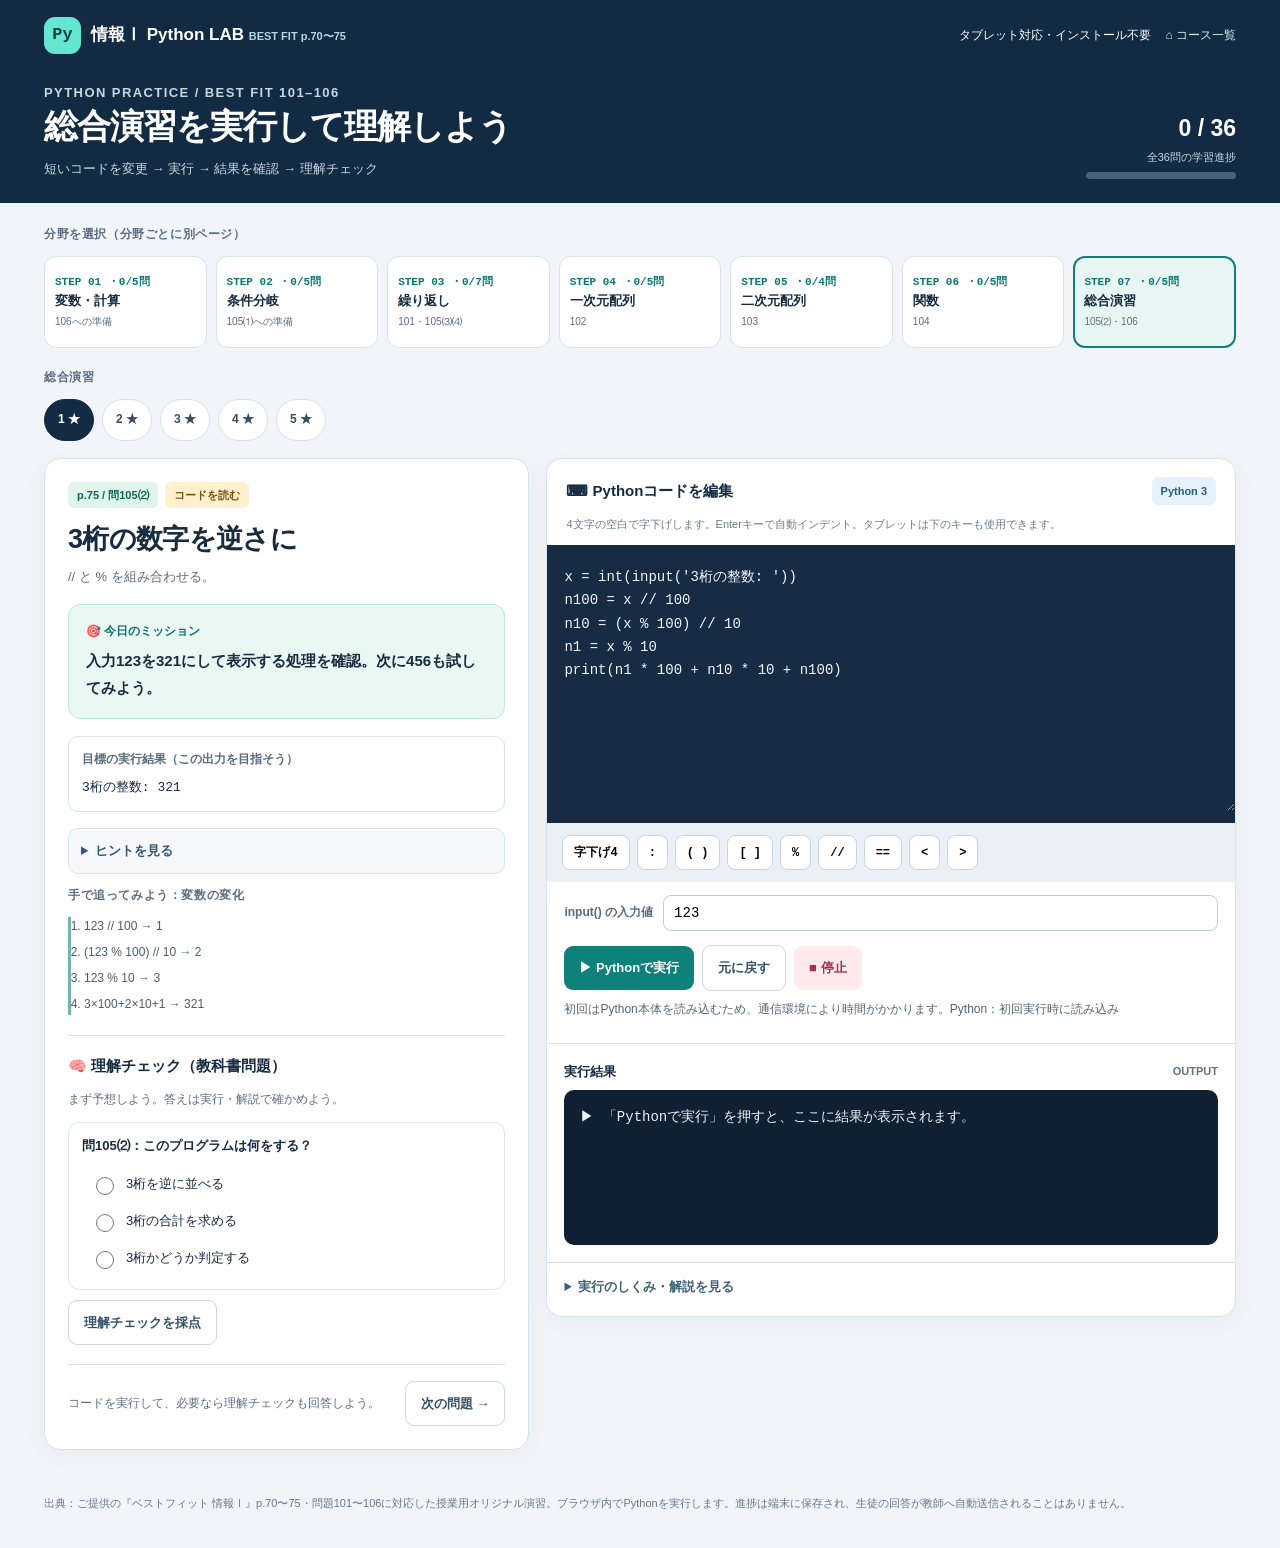
<file: integrated.html>
<!doctype html><html lang="ja"><head><meta charset="utf-8"><meta name="viewport" content="width=device-width, initial-scale=1,viewport-fit=cover"><meta name="theme-color" content="#122b43"><meta name="description" content="ベストフィット情報Ⅰ p.70〜75／問101〜106のためのPython実行演習。タブレット対応。"><title>総合演習 | 情報Ⅰ Python LAB</title><style>
:root{--bg:#f1f5f9;--ink:#172b41;--muted:#5c6d80;--navy:#122b43;--navy2:#213f5a;--accent:#0e817b;--pale:#e7f6f2;--white:#fff;--line:#d8e2eb;--gold:#ffcf81;--danger:#ab3248;--ok:#08765e;--focus:#47aece}*{box-sizing:border-box}html{scroll-behavior:smooth}body{margin:0;font-family:-apple-system,BlinkMacSystemFont,'Hiragino Sans','Hiragino Kaku Gothic ProN','Yu Gothic',Meiryo,sans-serif;color:var(--ink);background:var(--bg);line-height:1.65;-webkit-text-size-adjust:100%}button,input,textarea{font:inherit}button{cursor:pointer;touch-action:manipulation}button:focus-visible,a:focus-visible,input:focus-visible,textarea:focus-visible,summary:focus-visible{outline:3px solid var(--focus);outline-offset:2px}a{color:inherit}.top{background:var(--navy);color:white}.top-in{max-width:1240px;margin:auto;padding:17px 24px 24px}.brandbar{display:flex;align-items:center;gap:16px;justify-content:space-between;flex-wrap:wrap}.brand{display:inline-flex;align-items:center;gap:10px;font-size:17px;font-weight:900;text-decoration:none}.brand-icon{width:37px;height:37px;border-radius:11px;background:#64e6d2;color:#09443e;display:grid;place-items:center;font-weight:900;font-family:monospace}.brand small{font-size:11px;font-weight:600;color:#bcd2e1}.rightlinks{display:flex;align-items:center;gap:14px;font-size:12px}.rightlinks a{color:#d7eff2;text-decoration:none}.hero{margin-top:21px;display:flex;justify-content:space-between;align-items:end;gap:16px}.eyebrow{color:#72e3d4;font-size:11px;font-weight:900;letter-spacing:.11em;margin:0 0 6px}.hero h1{font-size:clamp(22px,3.3vw,34px);letter-spacing:-.03em;line-height:1.4;margin:0}.hero p{margin:7px 0 0;color:#c8d6e2;font-size:13px}.progress-wrap{min-width:150px;text-align:right}.progress-wrap strong{font-size:23px}.progress-wrap small{font-size:11px;color:#c8d6e2;display:block}.progress-track{margin-top:6px;background:#47617a;height:7px;border-radius:10px;overflow:hidden}.progress-bar{background:#61e0c8;height:100%;width:0;transition:width .3s}main{max-width:1240px;margin:auto;padding:22px 24px 44px}.eyeline{font-size:12px;font-weight:900;letter-spacing:.05em;color:var(--muted);margin:0 0 11px}.categories{display:grid;grid-template-columns:repeat(7,minmax(120px,1fr));gap:9px;margin:0 0 20px}.category{background:white;min-height:92px;border:1px solid var(--line);border-radius:12px;text-decoration:none;padding:12px 10px;display:flex;flex-direction:column;justify-content:center;gap:4px}.category:hover{border-color:#75c4b8}.category[aria-current=page]{background:var(--pale);border:2px solid var(--accent);padding:11px 9px}.cat-num{font:800 11px ui-monospace,Consolas,monospace;color:#087970}.category strong{font-size:13px;line-height:1.3}.category small{font-size:10px;color:var(--muted)}.lesson-chips{display:flex;gap:8px;flex-wrap:wrap;margin-bottom:17px}.lesson-chip{padding:9px 13px;border:1px solid var(--line);background:white;border-radius:999px;font-size:12px;color:#394c60;font-weight:800;min-height:42px}.lesson-chip.current{background:var(--navy);border-color:var(--navy);color:white}.lesson-chip .tick{color:#0c9476;margin-left:5px}.lesson-chip.current .tick{color:#80ebdc}.workspace{display:grid;grid-template-columns:minmax(310px,.88fr) minmax(0,1.25fr);gap:17px;align-items:start}.panel{background:var(--white);border:1px solid var(--line);border-radius:16px;box-shadow:0 6px 24px rgba(15,45,72,.04)}.mission{padding:23px}.tags{display:flex;flex-wrap:wrap;gap:7px;align-items:center;margin-bottom:13px}.tag{font-size:11px;font-weight:900;background:#e9eff6;color:#315674;padding:4px 9px;border-radius:6px}.tag.gold{background:#fff0ce;color:#79510d}.tag.green{background:#e0f5ec;color:#116454}.mission h2{font-size:clamp(20px,2.3vw,27px);line-height:1.35;letter-spacing:-.025em;margin:0 0 8px}.small-muted{font-size:12px;color:var(--muted)}.goal{margin:0 0 17px;font-size:13px;color:#5a6c7f}.task{background:#eaf8f3;border:1px solid #bfe6d9;border-radius:12px;padding:17px;margin:17px 0}.task .label{font-size:12px;color:#107363;font-weight:900;margin:0 0 5px}.task p{font-size:15px;font-weight:800;line-height:1.8;margin:0;white-space:pre-wrap}.expected{border:1px solid var(--line);border-radius:10px;padding:13px;margin:16px 0}.expected strong{font-size:12px;color:#5a6b7c;display:block;margin-bottom:7px}.expected pre{font:13px/1.65 ui-monospace,SFMono-Regular,Consolas,monospace;white-space:pre-wrap;overflow-wrap:anywhere;margin:0}.tip{background:#f6f8fb;border:1px solid var(--line);border-radius:10px;padding:11px 12px;margin:12px 0}.tip summary{font-size:13px;font-weight:900;color:#335775;cursor:pointer}.tip p{font-size:13px;margin:10px 0 2px;color:#4d5f70}.trace{border-left:3px solid #70b8ae;padding:0 0 0 13px;margin:12px 0}.trace li{font-size:12px;color:#4d5d6b;margin:6px 0}.quiz{border-top:1px solid var(--line);padding-top:18px;margin-top:20px}.quiz h3{font-size:15px;margin:0 0 9px}.qgroup{border:1px solid #e0e7ed;border-radius:11px;padding:12px 13px;margin:10px 0}.qtitle{font-size:13px;font-weight:900;margin:0 0 9px}.option{display:flex;align-items:center;gap:9px;border:1px solid transparent;border-radius:7px;cursor:pointer;padding:7px 8px;font-size:13px;line-height:1.55}.option:has(input:checked){border-color:#93cfc4;background:#eaf8f3}.option input{accent-color:var(--accent);width:18px;height:18px;flex-shrink:0}.answer-input{width:100%;font-family:ui-monospace,Consolas,monospace;font-size:16px;border:1px solid #bdcfdb;border-radius:8px;padding:10px}.btn{border:0;border-radius:9px;padding:11px 15px;font-size:13px;font-weight:900;min-height:44px}.btn.primary{background:var(--accent);color:white}.btn.primary:hover{background:#096962}.btn.secondary{border:1px solid #cbd7e2;background:#fff;color:#335169}.btn.danger{background:#ffe9ed;color:#a13248}.btn:disabled{opacity:.5;cursor:default}.action-row{display:flex;gap:8px;flex-wrap:wrap;align-items:center}.notice{font-size:12px;color:#516679;margin:9px 0}.feedback{margin:12px 0 0;padding:12px 13px;border-radius:10px;border:1px solid var(--line);font-size:13px;line-height:1.8;background:#f5f8fc}.feedback.ok{background:#e5f6ec;border-color:#b6e4c7;color:#075f41}.feedback.warn{background:#fff5db;border-color:#f4d899;color:#76510a}.feedback.error{background:#fff0ef;border-color:#f4c1c1;color:#953842}.lesson-footer{display:flex;align-items:center;justify-content:space-between;gap:12px;margin-top:19px;padding-top:16px;border-top:1px solid var(--line);flex-wrap:wrap}.editor{overflow:hidden}.editor-title{display:flex;align-items:center;justify-content:space-between;padding:18px 19px 10px;gap:10px}.editor-title strong{font-size:15px}.editor-title .language{background:#e5f2fc;color:#285d83;padding:5px 9px;border-radius:6px;font-size:11px;font-weight:800}.editor-help{font-size:11px;color:#6b7b8a;padding:0 19px 12px}.codearea{background:#172c43;padding:12px 0}.codearea textarea{display:block;background:#172c43;color:#f1f6ff;border:0;resize:vertical;min-height:254px;width:100%;font:14px/1.65 ui-monospace,SFMono-Regular,Consolas,'Liberation Mono',monospace;outline:none;white-space:pre;overflow:auto;tab-size:4;padding:9px 17px;caret-color:#8be8cc}.codearea textarea:focus{outline:none}.codearea textarea::selection{background:#496b8c}.keys{display:flex;flex-wrap:wrap;gap:7px;padding:12px 15px;background:#eaf0f5}.key{padding:6px 11px;min-height:35px;background:white;border:1px solid #c7d5e1;border-radius:8px;font:700 12px ui-monospace,Consolas,monospace}.editor-controls{padding:14px 17px;border-bottom:1px solid var(--line)}.stdin{display:flex;align-items:center;gap:10px;margin:13px 17px 0}.stdin label{font-size:12px;font-weight:800;color:#566c80;flex-shrink:0}.stdin input{flex:1;min-width:0;padding:9px 10px;border-radius:8px;border:1px solid #bdceda;font:14px ui-monospace,Consolas,monospace}.console{padding:17px}.console-head{display:flex;justify-content:space-between;align-items:center;gap:8px;margin-bottom:8px;font-size:13px;font-weight:900}.runtime{font-size:11px;color:#607184}.terminal{background:#0e2031;border-radius:10px;color:#ebf2fa;padding:16px;margin:0;min-height:155px;max-height:355px;overflow:auto;white-space:pre-wrap;word-break:break-word;font:14px/1.7 ui-monospace,Consolas,monospace}.terminal.is-error{color:#ffc2c2}.result{font-size:13px;margin-top:11px;padding:9px 10px;border-radius:9px;display:none}.result.visible{display:block}.result.ok{background:#e2f5e8;color:#116442}.result.no{background:#fff3d7;color:#74501a}.solution{padding:13px 17px 19px;border-top:1px solid var(--line)}.solution summary{cursor:pointer;font-size:13px;font-weight:900;color:#3d6276}.solution p{font-size:13px;line-height:1.8;color:#586b7b}.foot{max-width:1240px;margin:auto;padding:0 24px 35px;color:#65778b;font-size:11px}.homehero{background:white;border:1px solid var(--line);border-radius:16px;padding:25px;margin-bottom:22px}.homehero h2{margin:0 0 8px;font-size:23px}.homehero p{margin:0;color:var(--muted);font-size:14px}.roadmap{display:grid;grid-template-columns:repeat(2,minmax(0,1fr));gap:13px}.road{background:white;border:1px solid var(--line);border-radius:15px;padding:20px;text-decoration:none;display:block}.road:hover{border-color:#0c8d7e;box-shadow:0 4px 14px #1f4d4d14}.roadtop{display:flex;align-items:center;justify-content:space-between;gap:12px}.road .num{color:var(--accent);font-weight:900;font-size:13px}.road h3{font-size:18px;margin:6px 0 3px}.road p{font-size:12px;color:var(--muted);margin:0 0 13px}.roadbottom{font-size:12px;font-weight:900;color:#275b64}.home-summary{margin-top:20px;background:#e5f5f0;border:1px solid #bee5da;border-radius:13px;padding:17px;font-size:13px}.home-summary strong{display:block;margin-bottom:5px}.home-summary p{margin:0}.visuallyhidden{position:absolute;width:1px;height:1px;overflow:hidden;clip:rect(0,0,0,0);white-space:nowrap}.allgood{font-size:12px;color:#075f48;font-weight:900}@media(max-width:1070px){.categories{grid-template-columns:repeat(4,minmax(0,1fr))}.workspace{grid-template-columns:minmax(0,1fr) minmax(0,1.17fr)}}@media(max-width:760px){.top-in{padding:13px 15px 20px}main{padding:16px 13px 30px}.hero{align-items:start}.hero p{font-size:12px}.progress-wrap{min-width:90px}.progress-wrap strong{font-size:18px}.categories{grid-template-columns:repeat(2,minmax(0,1fr));gap:7px}.category{min-height:62px;padding:9px 12px}.category[aria-current=page]{padding:8px 11px}.category small{display:none}.workspace{grid-template-columns:1fr}.mission{padding:17px}.task{padding:14px}.editor-title{padding:15px 14px 9px}.editor-help{padding:0 14px 10px}.codearea textarea{min-height:242px;font-size:13px}.roadmap{grid-template-columns:1fr}.homehero{padding:20px}.rightlinks{gap:6px}.rightlinks .extra{display:none}.foot{padding:0 15px 25px}}@media(prefers-reduced-motion:reduce){*{scroll-behavior:auto!important;transition:none!important}}

[hidden]{display:none!important}

</style></head><body data-category="integrated"><aside id="local-notice" hidden style="background:#fff2cd;color:#62480e;border-bottom:1px solid #e5cd90;padding:12px 18px;font:600 13px/1.65 -apple-system,BlinkMacSystemFont,'Yu Gothic',sans-serif;">
⚠ ローカルファイル表示中：問題を表示できますが、Pythonの実行にはWebサーバが必要です。ZIPを「すべて展開」し、同じフォルダの <strong>「Windowsでプレビュー開始.bat」</strong> をダブルクリックしてください。GitHub Pages公開後はこの案内は表示されません。
</aside>
<script>if(location.protocol==='file:')document.getElementById('local-notice').hidden=false;</script><header class="top"><div class="top-in"><div class="brandbar"><a class="brand" href="index.html"><span class="brand-icon">Py</span><span>情報Ⅰ Python LAB <small>BEST FIT p.70〜75</small></span></a><div class="rightlinks"><span class="extra">タブレット対応・インストール不要</span><a href="index.html">⌂ コース一覧</a></div></div><div class="hero"><div><p class="eyebrow">PYTHON PRACTICE / BEST FIT 101–106</p><h1>総合演習を実行して理解しよう</h1><p>短いコードを変更 → 実行 → 結果を確認 → 理解チェック</p></div><div class="progress-wrap"><strong id="progress-count">0 / 36</strong><small>全36問の学習進捗</small><div class="progress-track"><div class="progress-bar" id="progress-bar"></div></div></div></div></div></header><main><p class="eyeline">分野を選択（分野ごとに別ページ）</p><nav id="categories" class="categories" aria-label="分野一覧"></nav><p class="eyeline" id="goal-label">問題を選択</p><nav id="lesson-chips" class="lesson-chips" aria-label="この分野の問題"></nav><div class="workspace"><section class="panel mission"><div class="tags"><span id="source" class="tag green"></span><span id="level" class="tag gold"></span></div><h2 id="task-title"></h2><p class="goal" id="task-goal"></p><div class="task"><div class="label">🎯 今日のミッション</div><p id="task-do"></p></div><div id="expected" class="expected"><strong>目標の実行結果（この出力を目指そう）</strong><pre id="expected-pre"></pre></div><details class="tip" id="hint-box"><summary>ヒントを見る</summary><p id="hint-text"></p></details><div id="trace" hidden><p class="eyeline">手で追ってみよう：変数の変化</p><ol id="trace-list" class="trace"></ol></div><div class="quiz" id="quiz-box" hidden><h3>🧠 理解チェック（教科書問題）</h3><p class="small-muted">まず予想しよう。答えは実行・解説で確かめよう。</p><div id="quiz-list"></div><div class="action-row"><button class="btn secondary" type="button" id="check-quiz">理解チェックを採点</button></div><div id="quiz-feedback" class="feedback" hidden></div></div><div class="lesson-footer"><p id="status" class="small-muted"></p><button class="btn secondary" id="next" type="button">次の問題 →</button></div></section><section class="panel editor"><div class="editor-title"><strong>⌨ Pythonコードを編集</strong><span class="language">Python 3</span></div><div class="editor-help">4文字の空白で字下げします。Enterキーで自動インデント。タブレットは下のキーも使用できます。</div><div class="codearea"><textarea id="code" spellcheck="false" autocapitalize="off" autocomplete="off" autocorrect="off" aria-label="Pythonコード編集"></textarea></div><div id="keys" class="keys" aria-label="コード入力補助"><button class="key" type="button" data-key="indent">字下げ4</button><button class="key" type="button" data-key=":">:</button><button class="key" type="button" data-key="()">( )</button><button class="key" type="button" data-key="[]">[ ]</button><button class="key" type="button" data-key="%">%</button><button class="key" type="button" data-key="//">//</button><button class="key" type="button" data-key="==">==</button><button class="key" type="button" data-key="&lt;">&lt;</button><button class="key" type="button" data-key="&gt;">&gt;</button></div><div id="stdin-box" class="stdin" hidden><label for="stdin">input() の入力値</label><input type="text" id="stdin" autocomplete="off" autocapitalize="off" spellcheck="false" inputmode="text" aria-describedby="input-help"></div><div class="editor-controls"><div class="action-row"><button type="button" class="btn primary" id="run">▶ Pythonで実行</button><button type="button" class="btn secondary" id="reset">元に戻す</button><button type="button" class="btn danger" id="stop">■ 停止</button></div><p class="notice">初回はPython本体を読み込むため、通信環境により時間がかかります。<span id="ready-state">Python：未読込</span></p></div><div class="console"><div class="console-head"><span>実行結果</span><span class="runtime">OUTPUT</span></div><pre id="terminal" class="terminal" aria-live="polite"></pre><div id="result" class="result" aria-live="polite"></div></div><details id="solution-box" class="solution"><summary>実行のしくみ・解説を見る</summary><p id="solution-text"></p></details></section></div></main><footer class="foot">出典：ご提供の『ベストフィット 情報Ⅰ』p.70〜75・問題101〜106に対応した授業用オリジナル演習。ブラウザ内でPythonを実行します。進捗は端末に保存され、生徒の回答が教師へ自動送信されることはありません。</footer><script>
window.BF_DATA = {
  "categories": [
    {
      "id": "basic",
      "num": "01",
      "name": "変数・計算",
      "subtitle": "代入・表示・商と余り",
      "goal": "106への準備",
      "file": "basic.html"
    },
    {
      "id": "branch",
      "num": "02",
      "name": "条件分岐",
      "subtitle": "if / elif / else / %",
      "goal": "105⑴への準備",
      "file": "branch.html"
    },
    {
      "id": "loop",
      "num": "03",
      "name": "繰り返し",
      "subtitle": "for / range / 合計 / 複利",
      "goal": "101・105⑶⑷",
      "file": "loop.html"
    },
    {
      "id": "array",
      "num": "04",
      "name": "一次元配列",
      "subtitle": "リスト・最小値・最大値",
      "goal": "102",
      "file": "array.html"
    },
    {
      "id": "matrix",
      "num": "05",
      "name": "二次元配列",
      "subtitle": "行と列・二重ループ・九九",
      "goal": "103",
      "file": "matrix.html"
    },
    {
      "id": "function",
      "num": "06",
      "name": "関数",
      "subtitle": "引数・戻り値・再利用",
      "goal": "104",
      "file": "function.html"
    },
    {
      "id": "integrated",
      "num": "07",
      "name": "総合演習",
      "subtitle": "位の取り出し・硬貨",
      "goal": "105⑵・106",
      "file": "integrated.html"
    }
  ],
  "lessons": [
    {
      "cat": "basic",
      "id": "b01",
      "title": "まずは実行してみよう",
      "level": "見る→実行",
      "source": "p.70 順次構造",
      "goal": "プログラムは上から順番に動く。",
      "do": "まず「実行」してみよう。そのあと、好きな文字に書き換えてもう一度実行。",
      "code": "print('こんにちは')\nprint('情報Ⅰ')",
      "expected": "こんにちは\n情報Ⅰ",
      "stdin": "",
      "hint": "print() は文字や数字を表示する関数。文字は引用符で囲もう。",
      "why": "順次構造：1行目が終わってから2行目が実行される。",
      "quiz": [],
      "trace": [],
      "conceal": false
    },
    {
      "cat": "basic",
      "id": "b02",
      "title": "変数は値を入れる箱",
      "level": "数字を変更",
      "source": "p.70 変数",
      "goal": "変数と代入の意味を知る。",
      "do": "まず実行し、次に x を 12 に変えて「12」が表示されるようにしよう。",
      "code": "x = 5\nprint(x)",
      "expected": "12",
      "stdin": "",
      "hint": "1行目の 5 を 12 に変更。",
      "why": "「x = 12」は、数学の等号ではなく「変数 x に12を代入する」という意味。",
      "quiz": [],
      "trace": [],
      "conceal": false
    },
    {
      "cat": "basic",
      "id": "b03",
      "title": "変数の値を更新する",
      "level": "1行を書き換え",
      "source": "p.70 変数",
      "goal": "自分自身に足す処理を理解する。",
      "do": "「x = x + 3」の3を変更し、結果を 15 にしよう。",
      "code": "x = 8\nx = x + 3\nprint(x)",
      "expected": "15",
      "stdin": "",
      "hint": "8 に 7 を足すと15。",
      "why": "右辺を先に計算し、結果を左辺の変数に入れる。",
      "quiz": [],
      "trace": [],
      "conceal": false
    },
    {
      "cat": "basic",
      "id": "b04",
      "title": "商と余りを使う",
      "level": "実行→考える",
      "source": "p.75 / 問106への準備",
      "goal": "//（商）と %（余り）の違い。",
      "do": "まず実行。次に 23円を10円硬貨と1円硬貨に分けるように、xを23に変更しよう。",
      "code": "x = 17\nprint(x // 10)\nprint(x % 10)",
      "expected": "2\n3",
      "stdin": "",
      "hint": "23 // 10 は 2、23 % 10 は 3。",
      "why": "// は割り算の商の整数部分（正の整数で考える）。% は割った余り。",
      "quiz": [],
      "trace": [
        "23 ÷ 10 → 商2、余り3",
        "10円硬貨2枚、残り3円 → 1円硬貨3枚"
      ],
      "conceal": false
    },
    {
      "cat": "basic",
      "id": "b05",
      "title": "小さな計算を組み立てる",
      "level": "チャレンジ",
      "source": "p.75 / 問106への準備",
      "goal": "商を使って50円硬貨の枚数を求める。",
      "do": "x = 347円 のとき、50円硬貨が6枚と表示されるように「// 10」を修正しよう。",
      "code": "x = 347\nnum50 = x // 10\nprint(num50)",
      "expected": "6",
      "stdin": "",
      "hint": "50円硬貨の枚数 → 347 // 50。",
      "why": "50円硬貨は 347 ÷ 50 の商の整数部分で6枚。余りは47円。",
      "quiz": [],
      "trace": [],
      "conceal": false
    },
    {
      "cat": "branch",
      "id": "c01",
      "title": "条件が成り立つときだけ",
      "level": "数字を変更",
      "source": "p.71 選択構造",
      "goal": "if と else の分岐。",
      "do": "xを20に変更し、「成人」が表示されるようにしよう。",
      "code": "x = 15\nif x >= 18:\n    print(\"成人\")\nelse:\n    print(\"18歳未満\")",
      "expected": "成人",
      "stdin": "",
      "hint": "最初の x = 15 を x = 20 に。",
      "why": "条件式がTrueならifの下、そうでなければelseの下を実行する。",
      "quiz": [],
      "trace": [],
      "conceal": false
    },
    {
      "cat": "branch",
      "id": "c02",
      "title": "余りで偶数かを判断",
      "level": "条件式を変更",
      "source": "p.71 例題55 / p.75 問105⑴",
      "goal": "% と == を組み合わせる。",
      "do": "偶数のときだけ「Yes」が出るよう、ifの条件を直そう。",
      "code": "x = int(input('整数を入力: '))\nif x % 3 == 0:\n    print('Yes')\nelse:\n    print('No')",
      "expected": "整数を入力: Yes",
      "stdin": "10",
      "hint": "偶数は2で割った余りが0。% 3 を % 2 に変えよう。",
      "why": "== は比較（等しいか）、= は代入。12 % 2 == 0 はTrue。",
      "quiz": [
        {
          "kind": "choice",
          "question": "ベストフィット105⑴：このプログラムは何を判断する？",
          "options": [
            "正か負か",
            "偶数か奇数か",
            "3桁かどうか"
          ],
          "answer": "偶数か奇数か",
          "why": ""
        }
      ],
      "trace": [],
      "conceal": false
    },
    {
      "cat": "branch",
      "id": "c03",
      "title": "FIZZとBUZZ（入れ子）",
      "level": "実行→予想",
      "source": "p.71 例題55",
      "goal": "字下げされた処理の範囲。",
      "do": "最初は x=30 で実行。次に x=9 にして、FIZZだけが表示されることを確認。",
      "code": "x = 30\nif x % 3 == 0:\n    print('FIZZ')\n    if x % 5 == 0:\n        print('BUZZ')",
      "expected": "FIZZ\nBUZZ",
      "stdin": "",
      "hint": "x が3の倍数か確認してから、さらに5の倍数か確認する。",
      "why": "内側の if は、外側の if が成立した場合だけ実行される。x=9ではFIZZだけ。",
      "quiz": [
        {
          "kind": "choice",
          "question": "x=10 に変えると何が表示される？",
          "options": [
            "FIZZ",
            "BUZZ",
            "何も表示されない"
          ],
          "answer": "何も表示されない",
          "why": ""
        }
      ],
      "trace": [],
      "conceal": false
    },
    {
      "cat": "branch",
      "id": "c04",
      "title": "絶対値を求めよう",
      "level": "条件を書き換え",
      "source": "p.72 / 問100",
      "goal": "負数の符号を反転する。",
      "do": "-8 を 8 と表示するように「if x > 0:」を修正しよう。",
      "code": "x = -8\nif x > 0:\n    x = -x\nprint(x)",
      "expected": "8",
      "stdin": "",
      "hint": "x が0より小さいとき符号を反転：x < 0",
      "why": "-(-8) = 8。0以上の値は変更する必要がない。",
      "quiz": [],
      "trace": [],
      "conceal": false
    },
    {
      "cat": "branch",
      "id": "c05",
      "title": "映画館の料金を決める",
      "level": "コードを読む",
      "source": "p.72 / 問99",
      "goal": "複数分岐 elif の使い方。",
      "do": "25歳の料金を確認してみよう。次に x=16、x=65でも試してみよう。",
      "code": "x = 25\nif x <= 18:\n    print(1000)\nelif x >= 60:\n    print(1200)\nelse:\n    print(1800)",
      "expected": "1800",
      "stdin": "",
      "hint": "25歳は「18歳以下」でも「60歳以上」でもない。",
      "why": "p.72のフローチャートと同じで、19〜59歳は1800円。",
      "quiz": [
        {
          "kind": "choice",
          "question": "x=65なら料金は？",
          "options": [
            "1000円",
            "1200円",
            "1800円"
          ],
          "answer": "1200円",
          "why": ""
        }
      ],
      "trace": [],
      "conceal": false
    },
    {
      "cat": "loop",
      "id": "l01",
      "title": "同じ処理を何回も",
      "level": "数字を変更",
      "source": "p.71 反復構造",
      "goal": "range(n) が0からn-1まで回す。",
      "do": "3回の表示を5回にするよう、range(3)を書き換えよう。",
      "code": "for i in range(3):\n    print('こんにちは')",
      "expected": "こんにちは\nこんにちは\nこんにちは\nこんにちは\nこんにちは",
      "stdin": "",
      "hint": "range(5) は i=0,1,2,3,4 の5回。",
      "why": "for行の下で字下げされたprintが5回実行される。",
      "quiz": [],
      "trace": [],
      "conceal": false
    },
    {
      "cat": "loop",
      "id": "l02",
      "title": "インデントで表示回数が変わる",
      "level": "実行→選ぶ",
      "source": "p.72 例題56",
      "goal": "printの字下げと繰り返し。",
      "do": "まず1回だけ5と表示されることを確認。その後print(x)を4つ空白で字下げするとどうなる？",
      "code": "x = 0\nfor i in range(5):\n    x = x + 1\nprint(x)",
      "expected": "5",
      "stdin": "",
      "hint": "printがforと同じ位置ならループの外。",
      "why": "x=x+1だけが5回。print(x)は最後に1回だけ。",
      "quiz": [
        {
          "kind": "choice",
          "question": "print(x)を4文字下げると表示は何回？",
          "options": [
            "1回",
            "5回",
            "6回"
          ],
          "answer": "5回",
          "why": ""
        }
      ],
      "trace": [
        "繰り返し後のx：0→1→2→3→4→5",
        "ループの外にある print(x) は1度だけ"
      ],
      "conceal": false
    },
    {
      "cat": "loop",
      "id": "l03",
      "title": "0から順に足してみよう",
      "level": "数字を修正",
      "source": "p.72 例題56",
      "goal": "iが0〜4に変わることを知る。",
      "do": "0、1、3、6、10の順に表示するため、x = x + 1 を修正しよう。",
      "code": "x = 0\nfor i in range(5):\n    x = x + 1\n    print(x)",
      "expected": "0\n1\n3\n6\n10",
      "stdin": "",
      "hint": "毎回1を足すのではなく、変数 i を足す。",
      "why": "iは0→1→2→3→4。累積和は0→1→3→6→10。",
      "quiz": [],
      "trace": [
        "i=0 → x=0",
        "i=1 → x=1",
        "i=2 → x=3",
        "i=3 → x=6",
        "i=4 → x=10"
      ],
      "conceal": false
    },
    {
      "cat": "loop",
      "id": "l04",
      "title": "1から入力値までの和",
      "level": "数値を変更",
      "source": "p.75 / 問105⑶",
      "goal": "range(1, x+1) で1〜x。",
      "do": "1〜10の和55を表示しよう。入力欄の「5」を「10」に変えて実行。",
      "code": "x = int(input('正の整数: '))\nkekka = 0\nfor i in range(1, x + 1):\n    kekka = kekka + i\nprint(kekka)",
      "expected": "正の整数: 55",
      "stdin": "5",
      "hint": "コードではなく下の「入力値」欄を10に変更する。",
      "why": "rangeの終点は含まれないため、x+1にするとxまで足せる。",
      "quiz": [
        {
          "kind": "choice",
          "question": "問105⑶：何をするプログラム？",
          "options": [
            "入力値までの合計を求める",
            "入力値の約数を出す",
            "入力値を2乗する"
          ],
          "answer": "入力値までの合計を求める",
          "why": ""
        }
      ],
      "trace": [],
      "conceal": false,
      "gradeInput": "10"
    },
    {
      "cat": "loop",
      "id": "l05",
      "title": "約数を全部表示する",
      "level": "実行→選ぶ",
      "source": "p.75 / 問105⑷",
      "goal": "繰り返しと条件分岐の組合せ。",
      "do": "入力12で実行し、約数を確かめよう。続いて入力6などでも試してみよう。",
      "code": "x = int(input('正の整数: '))\nretsu = []\nfor i in range(1, x + 1):\n    if x % i == 0:\n        retsu.append(i)\nprint(retsu)",
      "expected": "正の整数: [1, 2, 3, 4, 6, 12]",
      "stdin": "12",
      "hint": "x % i == 0 なら割り切れる → iをリストへ追加する。",
      "why": "retsu.append(i)はリストの最後にiを追加する。",
      "quiz": [
        {
          "kind": "choice",
          "question": "問105⑷：どんな数がリストに入る？",
          "options": [
            "xより大きい数",
            "xの約数",
            "偶数だけ"
          ],
          "answer": "xの約数",
          "why": ""
        }
      ],
      "trace": [],
      "conceal": false
    },
    {
      "cat": "loop",
      "id": "l06",
      "title": "複利を1年ずつ計算",
      "level": "コードを読む",
      "source": "p.73 / 問101への準備",
      "goal": "預金額に1.01を繰り返しかける。",
      "do": "10000円を年1%で3年間増やした推移を確認しよう。",
      "code": "yokin = 10000\nrisoku = 1.0\nfor i in range(3):\n    yokin = yokin * (1 + risoku / 100)\n    print(int(yokin))",
      "expected": "10100\n10201\n10303",
      "stdin": "",
      "hint": "1年目10100、2年目10201、3年目10303（小数点以下切捨て）。",
      "why": "利率は一定1%。増えるのは預金額。int()は小数部分を切り捨てる。",
      "quiz": [],
      "trace": [
        "1年目：10000×1.01＝10100",
        "2年目：10100×1.01＝10201",
        "3年目：10201×1.01＝10303.01 → 表示は10303"
      ],
      "conceal": false
    },
    {
      "cat": "loop",
      "id": "l07",
      "title": "★ ベストフィット 101",
      "level": "教科書に挑戦",
      "source": "p.73 問101",
      "goal": "複利の10年分の表示について正しく説明する。",
      "do": "最初に正しい説明を選び、その後「実行」して本当に10行表示されるか確かめよう。",
      "code": "yokin = 10000\nrisoku = 1.0\nfor i in range(10):\n    yokin = yokin * (1 + risoku / 100)\n    print(int(yokin))",
      "expected": "10100\n10201\n10303\n10406\n10510\n10615\n10721\n10828\n10936\n11046",
      "stdin": "",
      "hint": "print() の位置は、for文の下で字下げされている。",
      "why": "正答は(エ)。表示処理も10回繰り返され、利率は1%のまま。",
      "quiz": [
        {
          "kind": "choice",
          "question": "問101：最も適当な記述はどれ？",
          "options": [
            "(ア) 利息は毎年100分の1ずつ増加",
            "(イ) 預金額に年数は関係ない",
            "(ウ) 計算後に一度だけ表示",
            "(エ) 年数分繰り返し表示"
          ],
          "answer": "(エ) 年数分繰り返し表示",
          "why": ""
        }
      ],
      "trace": [],
      "conceal": true
    },
    {
      "cat": "array",
      "id": "a01",
      "title": "配列に並んだデータ",
      "level": "数字を変更",
      "source": "p.71 配列",
      "goal": "添字が0から始まる。",
      "do": "2番目の得点「40」を表示するよう [0] を変えよう。",
      "code": "Tokuten = [50, 40, 90]\nprint(Tokuten[0])",
      "expected": "40",
      "stdin": "",
      "hint": "Pythonは0番目から数えるので、2番目は添字[1]。",
      "why": "配列の位置を表す数字が「添字」。Pythonの先頭は添字0。",
      "quiz": [],
      "trace": [],
      "conceal": false
    },
    {
      "cat": "array",
      "id": "a02",
      "title": "配列を順に取り出す",
      "level": "実行→選ぶ",
      "source": "p.72 例題57",
      "goal": "for x in 配列 を理解する。",
      "do": "まず実行して、配列の要素が順番に表示されることを確かめよう。",
      "code": "kakaku = [580, 970, 430]\nfor x in kakaku:\n    print(x)",
      "expected": "580\n970\n430",
      "stdin": "",
      "hint": "xに580→970→430と順番に入る。",
      "why": "for x in kakaku は配列のすべての要素を一つずつ取り出す。",
      "quiz": [
        {
          "kind": "choice",
          "question": "このfor文は何回繰り返される？",
          "options": [
            "2回",
            "3回",
            "4回"
          ],
          "answer": "3回",
          "why": ""
        }
      ],
      "trace": [],
      "conceal": false
    },
    {
      "cat": "array",
      "id": "a03",
      "title": "いちばん安い値を探す",
      "level": "条件を変更",
      "source": "p.72 例題57",
      "goal": "小さい数が見つかれば最小値を更新。",
      "do": "最安値430と表示されるよう if の比較演算子を修正しよう。",
      "code": "kakaku = [580, 970, 430, 820, 760]\nsaisyo = kakaku[0]\nfor x in kakaku:\n    if x > saisyo:\n        saisyo = x\nprint('最安値:', saisyo)",
      "expected": "最安値: 430",
      "stdin": "",
      "hint": "最小値を探すので x < saisyo とする。",
      "why": "現在の最小値と順番に比較し、より小さいときだけ更新する。",
      "quiz": [],
      "trace": [
        "初期値 saisyo=580",
        "970：更新しない",
        "430：430に更新",
        "820,760：更新しない →430"
      ],
      "conceal": false
    },
    {
      "cat": "array",
      "id": "a04",
      "title": "最高点と出席番号",
      "level": "実行→理解",
      "source": "p.74 / 問102への準備",
      "goal": "最高点と位置を一緒に記録する。",
      "do": "4人分の最高点と出席番号を表示してみよう。",
      "code": "Tokuten = [50, 40, 90, 70]\nsaidai = 0\nbango = 0\nfor i in range(len(Tokuten)):\n    if Tokuten[i] > saidai:\n        saidai = Tokuten[i]\n        bango = i\nprint('最高点：', saidai, '出席番号：', bango + 1)",
      "expected": "最高点： 90 出席番号： 3",
      "stdin": "",
      "hint": "最大値saidaiを変えるとき、添字bangoも一緒に更新。",
      "why": "Pythonの添字は0開始。出席番号は1開始なので表示時にbango+1とする。",
      "quiz": [],
      "trace": [
        "i=0：50 → saidai=50、bango=0",
        "i=1：40 → 更新なし",
        "i=2：90 → saidai=90、bango=2",
        "i=3：70 → 更新なし、出席番号3"
      ],
      "conceal": false
    },
    {
      "cat": "array",
      "id": "a05",
      "title": "★ ベストフィット 102",
      "level": "教科書に挑戦",
      "source": "p.74 問102",
      "goal": "教科書（添字1開始）の穴埋めを解ける。",
      "do": "教科書の空欄①②③を答えよう。その後、Pythonで同じ処理を実行して違いを確かめる。",
      "code": "# Python版：添字は0から始まる\nTokuten = [50, 40, 95, 30, 70]\nsaidai = 0\nbango = 0\nfor i in range(len(Tokuten)):\n    if Tokuten[i] > saidai:\n        saidai = Tokuten[i]\n        bango = i\nprint('最高点：', saidai, '出席番号：', bango + 1)",
      "expected": "最高点： 95 出席番号： 3",
      "stdin": "",
      "hint": "教科書は添字1開始。①は要素数、②は大きければ更新、③は出席番号を記録した変数。",
      "why": "解答：①(ア)要素数(Tokuten)、②(オ)>、③(ク)bango。Pythonは添字0開始なので range(len(...))、表示はbango+1。",
      "quiz": [
        {
          "kind": "choice",
          "question": "① 繰り返しの最後の添字（教科書：1開始）",
          "options": [
            "(ア) 要素数(Tokuten)",
            "(イ) 要素数(Tokuten)-1",
            "(ウ) 要素数(Tokuten)+1"
          ],
          "answer": "(ア) 要素数(Tokuten)",
          "why": ""
        },
        {
          "kind": "choice",
          "question": "② 最高点を更新する比較演算子",
          "options": [
            "(エ) <",
            "(オ) >",
            "(カ) =="
          ],
          "answer": "(オ) >",
          "why": ""
        },
        {
          "kind": "choice",
          "question": "③ 出席番号として表示するもの（教科書）",
          "options": [
            "(キ) i",
            "(ク) bango",
            "(ケ) bango + 1"
          ],
          "answer": "(ク) bango",
          "why": ""
        }
      ],
      "trace": [],
      "conceal": true
    },
    {
      "cat": "matrix",
      "id": "m01",
      "title": "縦横に並ぶ二次元配列",
      "level": "数字を変更",
      "source": "p.72 例題58",
      "goal": "二つの添字を読める。",
      "do": "「33」を表示できるように最後の [0][1] を直そう。",
      "code": "a = [[1, 2, 3], [11, 22, 33]]\nprint(a[0][1])",
      "expected": "33",
      "stdin": "",
      "hint": "2行目の3番目。添字は[1][2]。",
      "why": "a[行][列]の順で指定する。0始まりなので2行目は[1]、3列目は[2]。",
      "quiz": [],
      "trace": [],
      "conceal": false
    },
    {
      "cat": "matrix",
      "id": "m02",
      "title": "配列の月と日を読み取る",
      "level": "実行→選ぶ",
      "source": "p.72 例題58",
      "goal": "kousui[2][8]の場所を理解する。",
      "do": "まず実行してから、何月何日を表すか考えよう。",
      "code": "kousui = [[0] * 31 for _ in range(12)]\nkousui[2][8] = 12\nprint(kousui[2][8])",
      "expected": "12",
      "stdin": "",
      "hint": "月も日も0から数えている。2は3番目の月、8は9番目の日。",
      "why": "例題58の答えは3月9日。値12はこの教材で置いた仮の降水量。",
      "quiz": [
        {
          "kind": "choice",
          "question": "kousui[2][8]は何月何日？",
          "options": [
            "2月8日",
            "3月8日",
            "3月9日"
          ],
          "answer": "3月9日",
          "why": ""
        }
      ],
      "trace": [],
      "conceal": false
    },
    {
      "cat": "matrix",
      "id": "m03",
      "title": "二重の繰り返しで九九",
      "level": "数字を変更",
      "source": "p.74 / 問103への準備",
      "goal": "外側のdanと内側のkazu。",
      "do": "2の段を1行出したら、外側のrange(2,3)をrange(2,4)に変えて、3の段まで表示しよう。",
      "code": "for dan in range(2, 3):\n    for kazu in range(1, 4):\n        print(dan * kazu, end=\" \")\n    print()",
      "expected": "2 4 6 \n3 6 9 ",
      "stdin": "",
      "hint": "外側ループは段。range(2,4)ならdan=2,3。",
      "why": "内側のループが終わるたびに print() で改行して、段を分ける。",
      "quiz": [],
      "trace": [],
      "conceal": false
    },
    {
      "cat": "matrix",
      "id": "m04",
      "title": "★ ベストフィット 103",
      "level": "教科書に挑戦",
      "source": "p.74 問103",
      "goal": "1段分を9回表示できる。",
      "do": "教科書の空欄①と、配列表示()に渡す引数を答えよう。次にPythonの9×9の表を実行。",
      "code": "Kuku = [[0] * 9 for _ in range(9)]\nfor dan in range(1, 10):\n    for kazu in range(1, 10):\n        Kuku[dan - 1][kazu - 1] = dan * kazu\n    print(Kuku[dan - 1])",
      "expected": "[1, 2, 3, 4, 5, 6, 7, 8, 9]\n[2, 4, 6, 8, 10, 12, 14, 16, 18]\n[3, 6, 9, 12, 15, 18, 21, 24, 27]\n[4, 8, 12, 16, 20, 24, 28, 32, 36]\n[5, 10, 15, 20, 25, 30, 35, 40, 45]\n[6, 12, 18, 24, 30, 36, 42, 48, 54]\n[7, 14, 21, 28, 35, 42, 49, 56, 63]\n[8, 16, 24, 32, 40, 48, 56, 64, 72]\n[9, 18, 27, 36, 45, 54, 63, 72, 81]",
      "stdin": "",
      "hint": "(04)で九九の数を代入後、(05)は「内側forの外、外側forの中」に置く。",
      "why": "⑴03行目と揃えると、kazuのループ終了後に段ごと表示（答え03）。⑵(イ)Kuku[dan]。Pythonの二次元配列は0開始なので[dan-1]。",
      "quiz": [
        {
          "kind": "text",
          "question": "⑴ 空欄①に入る行番号（半角数字2桁）",
          "answer": "03",
          "why": ""
        },
        {
          "kind": "choice",
          "question": "⑵ 配列表示() に渡すもの（教科書）",
          "options": [
            "(ア) Kuku",
            "(イ) Kuku[dan]",
            "(ウ) Kuku[kazu]",
            "(エ) Kuku[dan][kazu]"
          ],
          "answer": "(イ) Kuku[dan]",
          "why": ""
        }
      ],
      "trace": [
        "dan=1: 1の段を9個代入→1行表示",
        "dan=2: 2の段を9個代入→1行表示",
        "…",
        "dan=9: 9の段を9個代入→1行表示（計9行）"
      ],
      "conceal": true
    },
    {
      "cat": "function",
      "id": "f01",
      "title": "関数は処理のひとまとめ",
      "level": "実行→変える",
      "source": "p.71 関数",
      "goal": "defと関数の呼び出し。",
      "do": "printの文字を「おはよう」に変更し、関数から表示させよう。",
      "code": "def aisatsu():\n    print('こんにちは')\naisatsu()",
      "expected": "おはよう",
      "stdin": "",
      "hint": "defの下の文字列を変更。",
      "why": "defで関数を定義するだけでは動かない。aisatsu()と呼び出して初めて実行する。",
      "quiz": [],
      "trace": [],
      "conceal": false
    },
    {
      "cat": "function",
      "id": "f02",
      "title": "関数に値を渡す",
      "level": "数値を変更",
      "source": "p.71 三角形の面積",
      "goal": "引数の働き。",
      "do": "底辺8、高さ4の面積16になるよう、関数を呼び出すときの数字を修正しよう。",
      "code": "def sankaku(teihen, takasa):\n    return teihen * takasa / 2\nprint(sankaku(8, 2))",
      "expected": "16.0",
      "stdin": "",
      "hint": "sankaku(8,4)にすると8×4÷2=16。",
      "why": "teihen、takasaは引数。returnで呼び出し元へ計算結果を返す。",
      "quiz": [],
      "trace": [],
      "conceal": false
    },
    {
      "cat": "function",
      "id": "f03",
      "title": "税込価格を関数で求める",
      "level": "数字を変更",
      "source": "p.72 例題59",
      "goal": "同じ関数を別の引数で使える。",
      "do": "1980円の10%・8%税込価格が表示されるように、2回目の税率を修正しよう。",
      "code": "def zeikomi(kingaku, tax):\n    return kingaku + kingaku * tax // 100\nkakaku = 1980\nprint(zeikomi(kakaku, 10))\nprint(zeikomi(kakaku, 10))",
      "expected": "2178\n2138",
      "stdin": "",
      "hint": "2回目の関数呼び出しの 10 を 8 にする。",
      "why": "関数は何度でも呼び出せる。引数を変えれば結果も変わる。",
      "quiz": [],
      "trace": [],
      "conceal": false
    },
    {
      "cat": "function",
      "id": "f04",
      "title": "return と print は違う",
      "level": "コードを読む",
      "source": "p.74 / 問104への準備",
      "goal": "戻り値と表示の区別。",
      "do": "半径2の円の面積を表示しよう。returnの結果がprintに渡る。",
      "code": "def func(kazu):\n    pai = 3.14\n    return pai * kazu * kazu\nprint(func(2))",
      "expected": "12.56",
      "stdin": "",
      "hint": "3.14 × 2 × 2 = 12.56。",
      "why": "returnは「値を返す」処理。画面に表示しているのは関数の外のprint。",
      "quiz": [],
      "trace": [],
      "conceal": false
    },
    {
      "cat": "function",
      "id": "f05",
      "title": "★ ベストフィット 104",
      "level": "教科書に挑戦",
      "source": "p.74 問104",
      "goal": "関数の戻り値を予想できる。",
      "do": "x=5を入力すると「答えは」の後に何が表示される？ 予想を回答してから実行しよう。",
      "code": "def func(kazu):\n    pai = 3.14\n    return pai * kazu * kazu\nx = float(input('正の数を入力: '))\nprint('答えは', func(x))",
      "expected": "正の数を入力: 答えは 78.5",
      "stdin": "5",
      "hint": "3.14 × 5 × 5 = 78.5。",
      "why": "引数kazuに5.0が渡され、returnで78.5が返される。",
      "quiz": [
        {
          "kind": "text",
          "question": "「答えは」の直後に表示される数値",
          "answer": "78.5",
          "why": ""
        }
      ],
      "trace": [],
      "conceal": true
    },
    {
      "cat": "integrated",
      "id": "i01",
      "title": "3桁の数字を逆さに",
      "level": "コードを読む",
      "source": "p.75 / 問105⑵",
      "goal": "// と % を組み合わせる。",
      "do": "入力123を321にして表示する処理を確認。次に456も試してみよう。",
      "code": "x = int(input('3桁の整数: '))\nn100 = x // 100\nn10 = (x % 100) // 10\nn1 = x % 10\nprint(n1 * 100 + n10 * 10 + n100)",
      "expected": "3桁の整数: 321",
      "stdin": "123",
      "hint": "123の百の位は1、十の位は2、一の位は3。3×100+2×10+1。",
      "why": "問105⑵：入力された3桁の数字の並びを逆順にして表示。",
      "quiz": [
        {
          "kind": "choice",
          "question": "問105⑵：このプログラムは何をする？",
          "options": [
            "3桁を逆に並べる",
            "3桁の合計を求める",
            "3桁かどうか判定する"
          ],
          "answer": "3桁を逆に並べる",
          "why": ""
        }
      ],
      "trace": [
        "123 // 100 → 1",
        "(123 % 100) // 10 → 2",
        "123 % 10 → 3",
        "3×100+2×10+1 → 321"
      ],
      "conceal": false
    },
    {
      "cat": "integrated",
      "id": "i02",
      "title": "50円で何枚払える？",
      "level": "数値を書き換え",
      "source": "p.75 / 問106への準備",
      "goal": "大きい硬貨から先に考える。",
      "do": "347円に対し50円硬貨が6枚、残りが47円になるよう修正しよう。",
      "code": "x = 347\nnum50 = x // 10\nnokori = x - num50 * 50\nprint(num50)\nprint(nokori)",
      "expected": "6\n47",
      "stdin": "",
      "hint": "50円硬貨の枚数は347 // 50。",
      "why": "大きい硬貨から決める。347−6×50＝47。",
      "quiz": [],
      "trace": [],
      "conceal": false
    },
    {
      "cat": "integrated",
      "id": "i03",
      "title": "10円・1円も計算",
      "level": "1行を書き換え",
      "source": "p.75 / 問106への準備",
      "goal": "残金を使った硬貨の枚数。",
      "do": "50円6枚、10円4枚、1円7枚、合計17枚を表示するように10円硬貨の式を直そう。",
      "code": "x = 347\nnum50 = x // 50\nnum10 = (x - num50 * 50) // 50\nnum1 = x - num50 * 50 - num10 * 10\nprint(num50, num10, num1)\nprint(num50 + num10 + num1)",
      "expected": "6 4 7\n17",
      "stdin": "",
      "hint": "num10の計算では、残った金額を10で割る。",
      "why": "347円＝50円×6＋10円×4＋1円×7。6+4+7=17枚。",
      "quiz": [],
      "trace": [
        "347//50 → 6枚、残り47円",
        "47//10 → 4枚、残り7円",
        "1円7枚、合計6+4+7=17枚"
      ],
      "conceal": false
    },
    {
      "cat": "integrated",
      "id": "i04",
      "title": "★ ベストフィット 106",
      "level": "教科書に挑戦",
      "source": "p.75 問106",
      "goal": "硬貨の最小枚数を求める5つの空欄。",
      "do": "教科書の空欄①〜⑤（いずれも数字）を答えて、347円の例で実行しよう。",
      "code": "x = int(input('代金を入力: '))\nnum50 = x // 50\nnum10 = (x - num50 * 50) // 10\nnum1 = x - num50 * 50 - num10 * 10\nprint('最小限の枚数は', num50 + num10 + num1, '枚')",
      "expected": "代金を入力: 最小限の枚数は 17 枚",
      "stdin": "347",
      "hint": "まず50円の枚数→残金の10円の枚数→残りの1円の枚数。",
      "why": "解答：①50、②50、③10、④50、⑤10。347円なら6+4+7=17枚。",
      "quiz": [
        {
          "kind": "text",
          "question": "① 50円硬貨の枚数を求める除数",
          "answer": "50",
          "why": ""
        },
        {
          "kind": "text",
          "question": "② 50円硬貨の金額として掛ける数",
          "answer": "50",
          "why": ""
        },
        {
          "kind": "text",
          "question": "③ 10円硬貨の枚数を求める除数",
          "answer": "10",
          "why": ""
        },
        {
          "kind": "text",
          "question": "④ 50円硬貨の合計金額の単価",
          "answer": "50",
          "why": ""
        },
        {
          "kind": "text",
          "question": "⑤ 10円硬貨の合計金額の単価",
          "answer": "10",
          "why": ""
        }
      ],
      "trace": [],
      "conceal": true
    },
    {
      "cat": "integrated",
      "id": "i05",
      "title": "★ ベストフィット 105 総まとめ",
      "level": "教科書に挑戦",
      "source": "p.75 問105⑴〜⑷",
      "goal": "4つのプログラムを説明できる。",
      "do": "101〜106の総仕上げ。4つの処理の役割を選び、それぞれの実行結果と一致するか確認しよう。",
      "code": "# 問105⑴〜⑷は他のページで実際に実行できます\n# ここでは4つの動きをまとめて確認します\nprint('⑴', 12 % 2 == 0)\nprint('⑵', 3 * 100 + 2 * 10 + 1)\nprint('⑶', sum(range(1, 6)))\nprint('⑷', [i for i in range(1, 13) if 12 % i == 0])",
      "expected": "⑴ True\n⑵ 321\n⑶ 15\n⑷ [1, 2, 3, 4, 6, 12]",
      "stdin": "",
      "hint": "⑴偶数、⑵3桁逆順、⑶1〜xの和、⑷約数。",
      "why": "問105の各サンプルの詳細は「条件分岐」「繰り返し」「総合演習」で学べる。",
      "quiz": [
        {
          "kind": "choice",
          "question": "⑴ x%2==0 の役割",
          "options": [
            "偶数か判断",
            "約数を表示",
            "絶対値を表示"
          ],
          "answer": "偶数か判断",
          "why": ""
        },
        {
          "kind": "choice",
          "question": "⑵ 位を取り出す処理",
          "options": [
            "値を3倍する",
            "3桁を逆順にする",
            "百の位だけ表示"
          ],
          "answer": "3桁を逆順にする",
          "why": ""
        },
        {
          "kind": "choice",
          "question": "⑶ 1からxまで繰り返す処理",
          "options": [
            "合計を求める",
            "最大値を求める",
            "倍数だけ求める"
          ],
          "answer": "合計を求める",
          "why": ""
        },
        {
          "kind": "choice",
          "question": "⑷ x%i==0 でリストに追加",
          "options": [
            "平方根",
            "約数",
            "素数だけ"
          ],
          "answer": "約数",
          "why": ""
        }
      ],
      "trace": [],
      "conceal": true
    }
  ]
};

</script><script>
(() => {
 'use strict';
 const {categories,lessons} = window.BF_DATA;
 const currentCat = document.body.dataset.category || 'home';
 const progressKey='bestfit-python-lab-progress-v1';
 const draftPrefix='bestfit-python-lab-draft-v1-';
 const inputPrefix='bestfit-python-lab-input-v1-';
 const $=id=>document.getElementById(id);
 const safeGet = (key) => {try{return localStorage.getItem(key)}catch(_){return null}};
 const safeSet = (key,val) => {try{localStorage.setItem(key,val)}catch(_){}};
 let progress={};
 try{progress=JSON.parse(safeGet(progressKey)||'{}')||{}}catch(_){progress={}};
 const total=lessons.length;
 const html = s=>{const span=document.createElement('span');span.textContent=String(s);return span.innerHTML};
 const completed=()=>lessons.filter(l=>progress[l.id]).length;
 const buildProgress=()=>{
  $('progress-count').textContent=`${completed()} / ${total}`;
  $('progress-bar').style.width=completed()/total*100+'%';
 };
 const makeCategoryNav=()=>{
  $('categories').innerHTML=categories.map(c=>{
   const done=lessons.filter(l=>l.cat===c.id&&progress[l.id]).length;
   const count=lessons.filter(l=>l.cat===c.id).length;
   return `<a class="category" href="${c.file}" ${currentCat===c.id?'aria-current="page"':''}><span class="cat-num">STEP ${c.num} ・${done}/${count}問</span><strong>${html(c.name)}</strong><small>${html(c.goal)}</small></a>`;
  }).join('');
 };
 buildProgress();makeCategoryNav();
 if(currentCat==='home'){
  $('roadmap').innerHTML=categories.map(c=>{
   const each=lessons.filter(l=>l.cat===c.id),done=each.filter(l=>progress[l.id]).length;
   return `<a class="road" href="${c.file}"><div class="roadtop"><span class="num">STEP ${c.num}</span><span class="small-muted">${done}/${each.length}問クリア</span></div><h3>${html(c.name)}</h3><p>${html(c.subtitle)}</p><div class="roadbottom">到達目標：${html(c.goal)}　→</div></a>`;
  }).join('');
  return;
 }
 const cat=categories.find(c=>c.id===currentCat), items=lessons.filter(l=>l.cat===currentCat);
 if(!cat||!items.length)return;
 let at=0,runOk=false,quizOk=false,lastRun=false;
 let worker=null,workerReady=null,resolveReady=null,rejectReady=null,nextId=0,pending=new Map(),busy=false;
 function select(index,changeHash=true){
  if(index<0||index>=items.length)return;
  at=index;const l=items[at]; runOk=false; quizOk=l.quiz.length===0; lastRun=false;
  if(changeHash) history.replaceState(null,'','#'+l.id);
  $('lesson-chips').innerHTML=items.map((item,i)=>`<button class="lesson-chip ${i===at?'current':''}" data-at="${i}" type="button">${i+1}${progress[item.id]?'<span class="tick">✓</span>':''}${item.source.includes('問10')?' <span aria-label="ベストフィット">★</span>':''}</button>`).join('');
  for(const el of $('lesson-chips').querySelectorAll('button'))el.addEventListener('click',()=>select(Number(el.dataset.at)));
  $('task-title').textContent=l.title;$('task-goal').textContent=l.goal;$('task-do').textContent=l.do;
  $('source').textContent=l.source;$('level').textContent=l.level;
  $('goal-label').textContent=cat.name;
  $('hint-text').textContent=l.hint||'まず、実行結果を観察しよう。';
  $('hint-box').open=false;
  $('solution-text').textContent=l.why||'';$('solution-box').open=false;
  $('expected').style.display=l.conceal?'none':'block';
  $('expected-pre').textContent=l.expected??'（自由に実行してみよう）';
  $('trace').hidden=!l.trace.length;
  $('trace-list').innerHTML=l.trace.map(s=>`<li>${html(s)}</li>`).join('');
  $('code').value=safeGet(draftPrefix+l.id)??l.code;
  $('stdin').value=safeGet(inputPrefix+l.id)??l.stdin;
  $('stdin-box').hidden=!(l.code.includes('input(')||l.stdin);
  $('terminal').textContent='▶ 「Pythonで実行」を押すと、ここに結果が表示されます。';
  $('terminal').classList.remove('is-error');
  $('result').className='result';$('result').textContent='';
  $('quiz-box').hidden=l.quiz.length===0;
  $('quiz-feedback').className='feedback';$('quiz-feedback').hidden=true;
  $('quiz-list').innerHTML=l.quiz.map((q,i)=>{
   const id=`answer_${i}`;
   return `<div class="qgroup"><p class="qtitle">${html(q.question)}</p>${q.kind==='choice' ? q.options.map((opt,j)=>`<label class="option"><input type="radio" name="${id}" value="${html(opt)}"><span>${html(opt)}</span></label>`).join('') : `<input class="answer-input" id="${id}" type="text" inputmode="text" autocomplete="off" spellcheck="false" placeholder="ここに答えを入力">`}</div>`;
  }).join('');
  const nex=items[at+1];$('next').textContent=nex?'次の問題 →':'次の分野を見る →';
  $('status').textContent=progress[l.id]?'✓ この問題はクリア済みです。':'コードを実行して、必要なら理解チェックも回答しよう。';
  $('ready-state').textContent=worker?($('ready-state').textContent||'準備中'):'Python：初回実行時に読み込み';
 }
 const current=()=>items[at];
 $('code').addEventListener('input',()=>{safeSet(draftPrefix+current().id,$('code').value);runOk=false;lastRun=false;updatePass();});
 $('stdin').addEventListener('input',()=>{safeSet(inputPrefix+current().id,$('stdin').value);runOk=false;lastRun=false;updatePass();});
 $('code').addEventListener('keydown',e=>{
  if(e.key==='Tab'){e.preventDefault();insert('    ')}
  if(e.key==='Enter'){
   e.preventDefault();const box=$('code'),cursor=box.selectionStart,prior=box.value.slice(0,cursor);
   const ln=prior.split('\n').pop();const indent=ln.match(/^ */)?.[0]||'';
   insert('\n'+indent+(ln.trim().endsWith(':')?'    ':''));
  }
 });
 function insert(s){const field=$('code'),start=field.selectionStart,end=field.selectionEnd;field.setRangeText(s,start,end,'end');field.focus();field.dispatchEvent(new Event('input',{bubbles:true}));}
 for(const btn of $('keys').querySelectorAll('button'))btn.addEventListener('click',()=>insert(btn.dataset.key==='indent'?'    ':btn.dataset.key));
 $('reset').addEventListener('click',()=>{
  const l=current();$('code').value=l.code;$('stdin').value=l.stdin;
  safeSet(draftPrefix+l.id,l.code);safeSet(inputPrefix+l.id,l.stdin);
  runOk=false;lastRun=false;quizOk=l.quiz.length===0;select(at);
 });
 function boot(){
  if(worker)return workerReady;
  workerReady=new Promise((resolve,reject)=>{resolveReady=resolve;rejectReady=reject});
  worker=new Worker('./python-worker.mjs',{type:'module'});
  worker.addEventListener('message',e=>{
   const msg=e.data||{};
   if(msg.type==='ready'){$('ready-state').textContent='Python：準備完了';resolveReady();}
   else if(msg.type==='loadError'){$('ready-state').textContent='Python：読み込み失敗';rejectReady(new Error(msg.error));}
   else if(msg.type==='result'){
    const p=pending.get(msg.id);if(p){pending.delete(msg.id);p(msg);}
   }
  });
  worker.addEventListener('error',e=>{rejectReady?.(new Error(e.message||'Workerエラー'));$('ready-state').textContent='Python：エラー';});
  $('ready-state').textContent='Python：読み込み中…（初回は時間がかかります）';return workerReady;
 }
 function abortWorker(){
  if(worker)worker.terminate();worker=null;workerReady=null;
  for(const fn of pending.values()) fn({output:'',error:'Pythonを停止しました。'});
  pending.clear();$('ready-state').textContent='Python：停止（次回自動再起動）';
 }
 function runOnce(code,stdin){
  return new Promise(resolve=>{
   const id=++nextId;let finished=false;
   const timeout=setTimeout(()=>{
    if(finished)return;finished=true;pending.delete(id);abortWorker();resolve({output:'',error:'5秒以内に終了しなかったため停止しました。無限ループなどを確認してください。'});
   },5000);
   pending.set(id,msg=>{if(finished)return;finished=true;clearTimeout(timeout);resolve(msg);});
   worker.postMessage({type:'run',id,code,stdin});
  });
 }
 function normalize(x){return String(x??'').replace(/\r/g,'').trimEnd()}
 function updatePass(){
  const l=current();
  if(runOk&&quizOk&&!progress[l.id]){
   progress[l.id]=true;safeSet(progressKey,JSON.stringify(progress));buildProgress();makeCategoryNav();
   $('lesson-chips').querySelectorAll('button')[at].innerHTML+=` <span class="tick">✓</span>`;
  }
  if(progress[l.id])$('status').textContent='✓ クリア！ 次の問題に進めます。';
 }
 $('run').addEventListener('click',async()=>{
  if(location.protocol==='file:'){
   $('terminal').textContent='Pythonの実行には localhost または GitHub Pages が必要です。\nZIPをすべて展開し、Windowsでプレビュー開始.bat をダブルクリックしてください。';
   $('terminal').classList.add('is-error');
   return;
  }
  if(busy)return;
  busy=true;lastRun=false;runOk=false;
  const l=current(), selected=l.id,runBtn=$('run');
  const code=$('code').value,stdin=$('stdin').value;
  runBtn.disabled=true;$('terminal').textContent='Pythonを準備しています…';$('terminal').classList.remove('is-error');
  $('result').className='result';
  try{
   await Promise.race([boot(),new Promise((_,reject)=>setTimeout(()=>reject(new Error('Pythonの読み込みに60秒以上かかっています。ネット接続や学校のフィルタを確認してください。')),60000))]);
   if(current().id!==selected)return;
   $('terminal').textContent='実行しています…';
   const outcome=await runOnce(code,stdin);
   if(current().id!==selected)return;
   lastRun=true;
   $('terminal').textContent=(outcome.output||'(出力なし)')+(outcome.error?'\n⚠ '+outcome.error:'');
   $('terminal').classList.toggle('is-error',!!outcome.error);
   const validInput=(l.gradeInput??l.stdin).trim()===stdin.trim();
   runOk=!outcome.error&&validInput&&normalize(outcome.output)===normalize(l.expected);
   $('result').className='result visible '+(runOk?'ok':'no');
   $('result').textContent=outcome.error?'エラーが発生しました。コードを修正してもう一度実行しよう。':!validInput?'入力欄の値が課題の指定と異なります。自由実験としてはOK。正解判定は指定値で行います。':runOk?'✓ 指定された実行結果と一致しました！': '実行できました。目標の出力と見比べて、もう一度考えてみよう。';
   updatePass();
  }catch(err){
   if(current().id!==selected)return;
   $('terminal').classList.add('is-error');
   $('terminal').textContent='実行環境を読み込めませんでした。\n'+String(err.message||err)+'\n\nネット接続が必要です。CDN（cdn.jsdelivr.net）にアクセスできるか確認してください。';
   $('result').className='result visible no';$('result').textContent='授業前に学校の回線・タブレットで動作確認してください。';
  }finally{busy=false;runBtn.disabled=false;}
 });
 $('stop').addEventListener('click',()=>{abortWorker();$('terminal').textContent='実行環境を停止しました。もう一度「実行」を押すと再読み込みします。';busy=false;$('run').disabled=false;});
 $('check-quiz').addEventListener('click',()=>{
  const l=current(),answers=l.quiz.map((q,i)=>q.kind==='choice'?document.querySelector(`input[name="answer_${i}"]:checked`)?.value:($(`answer_${i}`)?.value||''));
  const correct=l.quiz.map((q,i)=>{
   const a=String(answers[i]||'').normalize('NFKC').trim().replace(/\s+/g,'');
   return a===String(q.answer).normalize('NFKC').trim().replace(/\s+/g,'');
  });
  quizOk=correct.every(Boolean);
  const fb=$('quiz-feedback');fb.hidden=false;fb.className='feedback '+(quizOk?'ok':'warn');
  fb.textContent=quizOk?'✓ 理解チェックは全問正解です！ 実行結果も一致すればクリア。':`正解は ${correct.filter(Boolean).length}/${l.quiz.length} 問。もう一度考えてみよう。必要なら「ヒント」を見てみてください。`;
  if(quizOk)updatePass();
 });
 $('next').addEventListener('click',()=>{
  if(at<items.length-1){select(at+1);$('lesson-chips').scrollIntoView({behavior:'smooth',block:'start'});}
  else{const idx=categories.findIndex(c=>c.id===currentCat);location.href=idx<categories.length-1?categories[idx+1].file:'index.html';}
 });
 addEventListener('hashchange',()=>{const id=decodeURIComponent(location.hash.slice(1)),idx=items.findIndex(l=>l.id===id);if(idx>=0&&idx!==at)select(idx,false)});
 const first=items.findIndex(l=>l.id===decodeURIComponent(location.hash.slice(1)));
 select(first>=0?first:0,false);
})();

</script></body></html>
</file>
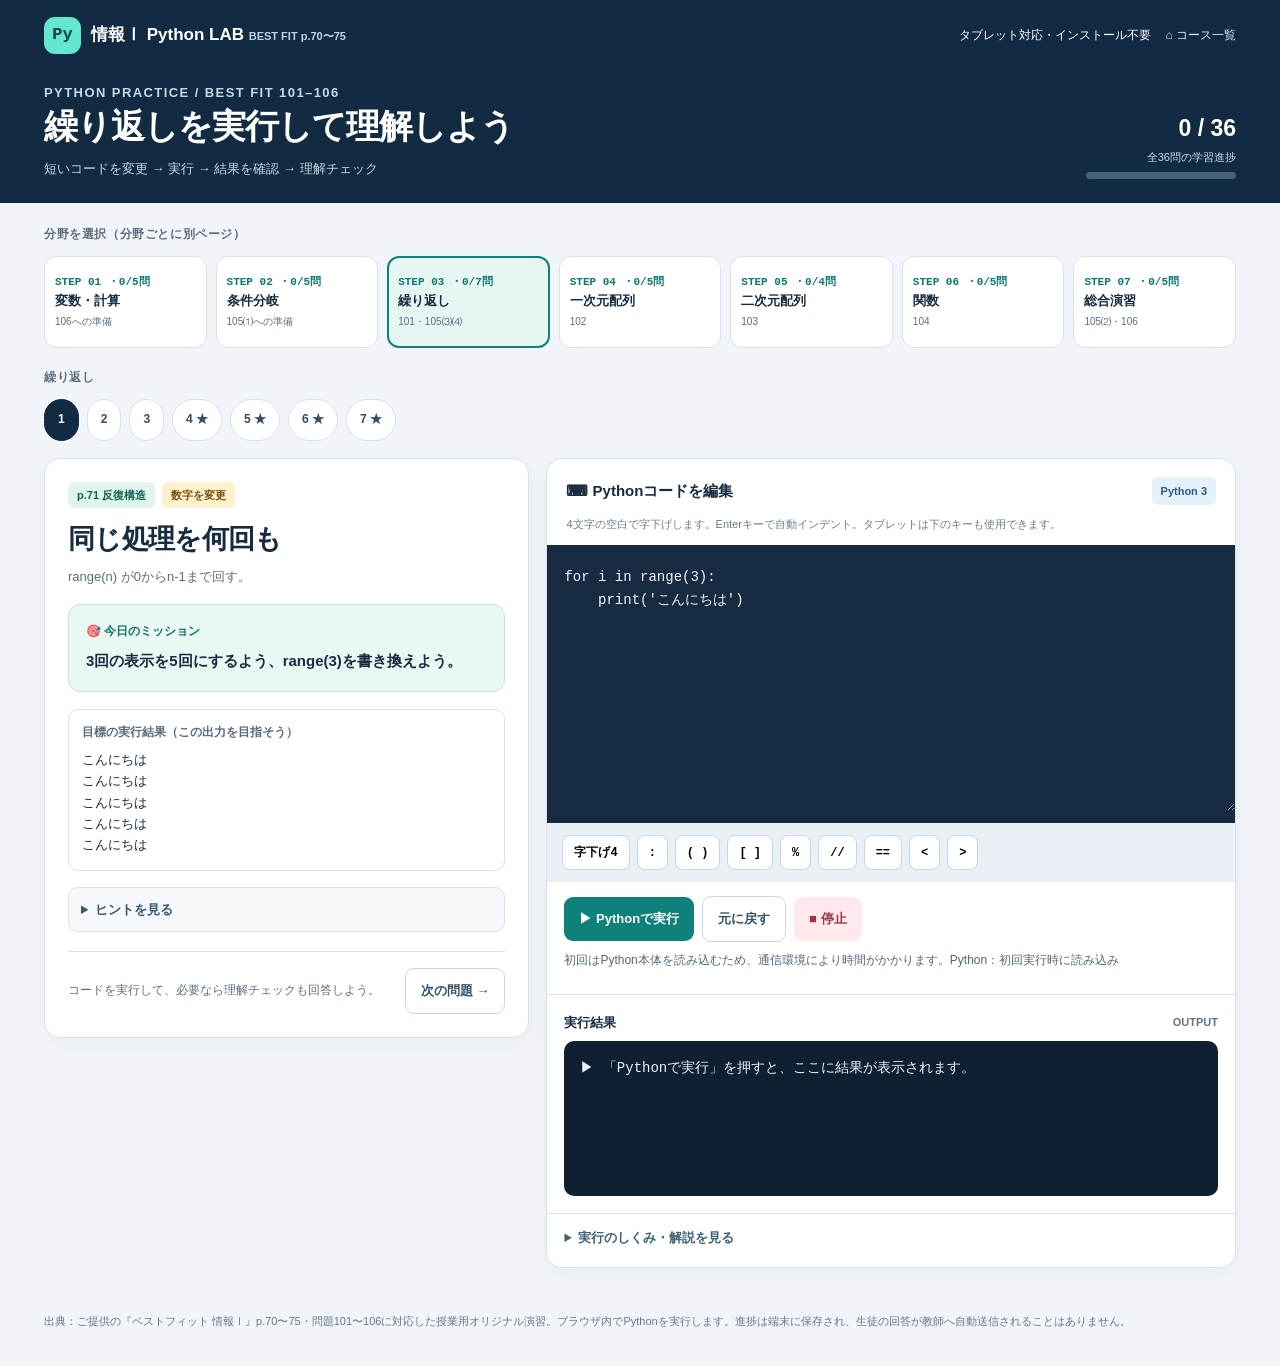
<file: loop.html>
<!doctype html><html lang="ja"><head><meta charset="utf-8"><meta name="viewport" content="width=device-width, initial-scale=1,viewport-fit=cover"><meta name="theme-color" content="#122b43"><meta name="description" content="ベストフィット情報Ⅰ p.70〜75／問101〜106のためのPython実行演習。タブレット対応。"><title>繰り返し | 情報Ⅰ Python LAB</title><style>
:root{--bg:#f1f5f9;--ink:#172b41;--muted:#5c6d80;--navy:#122b43;--navy2:#213f5a;--accent:#0e817b;--pale:#e7f6f2;--white:#fff;--line:#d8e2eb;--gold:#ffcf81;--danger:#ab3248;--ok:#08765e;--focus:#47aece}*{box-sizing:border-box}html{scroll-behavior:smooth}body{margin:0;font-family:-apple-system,BlinkMacSystemFont,'Hiragino Sans','Hiragino Kaku Gothic ProN','Yu Gothic',Meiryo,sans-serif;color:var(--ink);background:var(--bg);line-height:1.65;-webkit-text-size-adjust:100%}button,input,textarea{font:inherit}button{cursor:pointer;touch-action:manipulation}button:focus-visible,a:focus-visible,input:focus-visible,textarea:focus-visible,summary:focus-visible{outline:3px solid var(--focus);outline-offset:2px}a{color:inherit}.top{background:var(--navy);color:white}.top-in{max-width:1240px;margin:auto;padding:17px 24px 24px}.brandbar{display:flex;align-items:center;gap:16px;justify-content:space-between;flex-wrap:wrap}.brand{display:inline-flex;align-items:center;gap:10px;font-size:17px;font-weight:900;text-decoration:none}.brand-icon{width:37px;height:37px;border-radius:11px;background:#64e6d2;color:#09443e;display:grid;place-items:center;font-weight:900;font-family:monospace}.brand small{font-size:11px;font-weight:600;color:#bcd2e1}.rightlinks{display:flex;align-items:center;gap:14px;font-size:12px}.rightlinks a{color:#d7eff2;text-decoration:none}.hero{margin-top:21px;display:flex;justify-content:space-between;align-items:end;gap:16px}.eyebrow{color:#72e3d4;font-size:11px;font-weight:900;letter-spacing:.11em;margin:0 0 6px}.hero h1{font-size:clamp(22px,3.3vw,34px);letter-spacing:-.03em;line-height:1.4;margin:0}.hero p{margin:7px 0 0;color:#c8d6e2;font-size:13px}.progress-wrap{min-width:150px;text-align:right}.progress-wrap strong{font-size:23px}.progress-wrap small{font-size:11px;color:#c8d6e2;display:block}.progress-track{margin-top:6px;background:#47617a;height:7px;border-radius:10px;overflow:hidden}.progress-bar{background:#61e0c8;height:100%;width:0;transition:width .3s}main{max-width:1240px;margin:auto;padding:22px 24px 44px}.eyeline{font-size:12px;font-weight:900;letter-spacing:.05em;color:var(--muted);margin:0 0 11px}.categories{display:grid;grid-template-columns:repeat(7,minmax(120px,1fr));gap:9px;margin:0 0 20px}.category{background:white;min-height:92px;border:1px solid var(--line);border-radius:12px;text-decoration:none;padding:12px 10px;display:flex;flex-direction:column;justify-content:center;gap:4px}.category:hover{border-color:#75c4b8}.category[aria-current=page]{background:var(--pale);border:2px solid var(--accent);padding:11px 9px}.cat-num{font:800 11px ui-monospace,Consolas,monospace;color:#087970}.category strong{font-size:13px;line-height:1.3}.category small{font-size:10px;color:var(--muted)}.lesson-chips{display:flex;gap:8px;flex-wrap:wrap;margin-bottom:17px}.lesson-chip{padding:9px 13px;border:1px solid var(--line);background:white;border-radius:999px;font-size:12px;color:#394c60;font-weight:800;min-height:42px}.lesson-chip.current{background:var(--navy);border-color:var(--navy);color:white}.lesson-chip .tick{color:#0c9476;margin-left:5px}.lesson-chip.current .tick{color:#80ebdc}.workspace{display:grid;grid-template-columns:minmax(310px,.88fr) minmax(0,1.25fr);gap:17px;align-items:start}.panel{background:var(--white);border:1px solid var(--line);border-radius:16px;box-shadow:0 6px 24px rgba(15,45,72,.04)}.mission{padding:23px}.tags{display:flex;flex-wrap:wrap;gap:7px;align-items:center;margin-bottom:13px}.tag{font-size:11px;font-weight:900;background:#e9eff6;color:#315674;padding:4px 9px;border-radius:6px}.tag.gold{background:#fff0ce;color:#79510d}.tag.green{background:#e0f5ec;color:#116454}.mission h2{font-size:clamp(20px,2.3vw,27px);line-height:1.35;letter-spacing:-.025em;margin:0 0 8px}.small-muted{font-size:12px;color:var(--muted)}.goal{margin:0 0 17px;font-size:13px;color:#5a6c7f}.task{background:#eaf8f3;border:1px solid #bfe6d9;border-radius:12px;padding:17px;margin:17px 0}.task .label{font-size:12px;color:#107363;font-weight:900;margin:0 0 5px}.task p{font-size:15px;font-weight:800;line-height:1.8;margin:0;white-space:pre-wrap}.expected{border:1px solid var(--line);border-radius:10px;padding:13px;margin:16px 0}.expected strong{font-size:12px;color:#5a6b7c;display:block;margin-bottom:7px}.expected pre{font:13px/1.65 ui-monospace,SFMono-Regular,Consolas,monospace;white-space:pre-wrap;overflow-wrap:anywhere;margin:0}.tip{background:#f6f8fb;border:1px solid var(--line);border-radius:10px;padding:11px 12px;margin:12px 0}.tip summary{font-size:13px;font-weight:900;color:#335775;cursor:pointer}.tip p{font-size:13px;margin:10px 0 2px;color:#4d5f70}.trace{border-left:3px solid #70b8ae;padding:0 0 0 13px;margin:12px 0}.trace li{font-size:12px;color:#4d5d6b;margin:6px 0}.quiz{border-top:1px solid var(--line);padding-top:18px;margin-top:20px}.quiz h3{font-size:15px;margin:0 0 9px}.qgroup{border:1px solid #e0e7ed;border-radius:11px;padding:12px 13px;margin:10px 0}.qtitle{font-size:13px;font-weight:900;margin:0 0 9px}.option{display:flex;align-items:center;gap:9px;border:1px solid transparent;border-radius:7px;cursor:pointer;padding:7px 8px;font-size:13px;line-height:1.55}.option:has(input:checked){border-color:#93cfc4;background:#eaf8f3}.option input{accent-color:var(--accent);width:18px;height:18px;flex-shrink:0}.answer-input{width:100%;font-family:ui-monospace,Consolas,monospace;font-size:16px;border:1px solid #bdcfdb;border-radius:8px;padding:10px}.btn{border:0;border-radius:9px;padding:11px 15px;font-size:13px;font-weight:900;min-height:44px}.btn.primary{background:var(--accent);color:white}.btn.primary:hover{background:#096962}.btn.secondary{border:1px solid #cbd7e2;background:#fff;color:#335169}.btn.danger{background:#ffe9ed;color:#a13248}.btn:disabled{opacity:.5;cursor:default}.action-row{display:flex;gap:8px;flex-wrap:wrap;align-items:center}.notice{font-size:12px;color:#516679;margin:9px 0}.feedback{margin:12px 0 0;padding:12px 13px;border-radius:10px;border:1px solid var(--line);font-size:13px;line-height:1.8;background:#f5f8fc}.feedback.ok{background:#e5f6ec;border-color:#b6e4c7;color:#075f41}.feedback.warn{background:#fff5db;border-color:#f4d899;color:#76510a}.feedback.error{background:#fff0ef;border-color:#f4c1c1;color:#953842}.lesson-footer{display:flex;align-items:center;justify-content:space-between;gap:12px;margin-top:19px;padding-top:16px;border-top:1px solid var(--line);flex-wrap:wrap}.editor{overflow:hidden}.editor-title{display:flex;align-items:center;justify-content:space-between;padding:18px 19px 10px;gap:10px}.editor-title strong{font-size:15px}.editor-title .language{background:#e5f2fc;color:#285d83;padding:5px 9px;border-radius:6px;font-size:11px;font-weight:800}.editor-help{font-size:11px;color:#6b7b8a;padding:0 19px 12px}.codearea{background:#172c43;padding:12px 0}.codearea textarea{display:block;background:#172c43;color:#f1f6ff;border:0;resize:vertical;min-height:254px;width:100%;font:14px/1.65 ui-monospace,SFMono-Regular,Consolas,'Liberation Mono',monospace;outline:none;white-space:pre;overflow:auto;tab-size:4;padding:9px 17px;caret-color:#8be8cc}.codearea textarea:focus{outline:none}.codearea textarea::selection{background:#496b8c}.keys{display:flex;flex-wrap:wrap;gap:7px;padding:12px 15px;background:#eaf0f5}.key{padding:6px 11px;min-height:35px;background:white;border:1px solid #c7d5e1;border-radius:8px;font:700 12px ui-monospace,Consolas,monospace}.editor-controls{padding:14px 17px;border-bottom:1px solid var(--line)}.stdin{display:flex;align-items:center;gap:10px;margin:13px 17px 0}.stdin label{font-size:12px;font-weight:800;color:#566c80;flex-shrink:0}.stdin input{flex:1;min-width:0;padding:9px 10px;border-radius:8px;border:1px solid #bdceda;font:14px ui-monospace,Consolas,monospace}.console{padding:17px}.console-head{display:flex;justify-content:space-between;align-items:center;gap:8px;margin-bottom:8px;font-size:13px;font-weight:900}.runtime{font-size:11px;color:#607184}.terminal{background:#0e2031;border-radius:10px;color:#ebf2fa;padding:16px;margin:0;min-height:155px;max-height:355px;overflow:auto;white-space:pre-wrap;word-break:break-word;font:14px/1.7 ui-monospace,Consolas,monospace}.terminal.is-error{color:#ffc2c2}.result{font-size:13px;margin-top:11px;padding:9px 10px;border-radius:9px;display:none}.result.visible{display:block}.result.ok{background:#e2f5e8;color:#116442}.result.no{background:#fff3d7;color:#74501a}.solution{padding:13px 17px 19px;border-top:1px solid var(--line)}.solution summary{cursor:pointer;font-size:13px;font-weight:900;color:#3d6276}.solution p{font-size:13px;line-height:1.8;color:#586b7b}.foot{max-width:1240px;margin:auto;padding:0 24px 35px;color:#65778b;font-size:11px}.homehero{background:white;border:1px solid var(--line);border-radius:16px;padding:25px;margin-bottom:22px}.homehero h2{margin:0 0 8px;font-size:23px}.homehero p{margin:0;color:var(--muted);font-size:14px}.roadmap{display:grid;grid-template-columns:repeat(2,minmax(0,1fr));gap:13px}.road{background:white;border:1px solid var(--line);border-radius:15px;padding:20px;text-decoration:none;display:block}.road:hover{border-color:#0c8d7e;box-shadow:0 4px 14px #1f4d4d14}.roadtop{display:flex;align-items:center;justify-content:space-between;gap:12px}.road .num{color:var(--accent);font-weight:900;font-size:13px}.road h3{font-size:18px;margin:6px 0 3px}.road p{font-size:12px;color:var(--muted);margin:0 0 13px}.roadbottom{font-size:12px;font-weight:900;color:#275b64}.home-summary{margin-top:20px;background:#e5f5f0;border:1px solid #bee5da;border-radius:13px;padding:17px;font-size:13px}.home-summary strong{display:block;margin-bottom:5px}.home-summary p{margin:0}.visuallyhidden{position:absolute;width:1px;height:1px;overflow:hidden;clip:rect(0,0,0,0);white-space:nowrap}.allgood{font-size:12px;color:#075f48;font-weight:900}@media(max-width:1070px){.categories{grid-template-columns:repeat(4,minmax(0,1fr))}.workspace{grid-template-columns:minmax(0,1fr) minmax(0,1.17fr)}}@media(max-width:760px){.top-in{padding:13px 15px 20px}main{padding:16px 13px 30px}.hero{align-items:start}.hero p{font-size:12px}.progress-wrap{min-width:90px}.progress-wrap strong{font-size:18px}.categories{grid-template-columns:repeat(2,minmax(0,1fr));gap:7px}.category{min-height:62px;padding:9px 12px}.category[aria-current=page]{padding:8px 11px}.category small{display:none}.workspace{grid-template-columns:1fr}.mission{padding:17px}.task{padding:14px}.editor-title{padding:15px 14px 9px}.editor-help{padding:0 14px 10px}.codearea textarea{min-height:242px;font-size:13px}.roadmap{grid-template-columns:1fr}.homehero{padding:20px}.rightlinks{gap:6px}.rightlinks .extra{display:none}.foot{padding:0 15px 25px}}@media(prefers-reduced-motion:reduce){*{scroll-behavior:auto!important;transition:none!important}}

[hidden]{display:none!important}

</style></head><body data-category="loop"><aside id="local-notice" hidden style="background:#fff2cd;color:#62480e;border-bottom:1px solid #e5cd90;padding:12px 18px;font:600 13px/1.65 -apple-system,BlinkMacSystemFont,'Yu Gothic',sans-serif;">
⚠ ローカルファイル表示中：問題を表示できますが、Pythonの実行にはWebサーバが必要です。ZIPを「すべて展開」し、同じフォルダの <strong>「Windowsでプレビュー開始.bat」</strong> をダブルクリックしてください。GitHub Pages公開後はこの案内は表示されません。
</aside>
<script>if(location.protocol==='file:')document.getElementById('local-notice').hidden=false;</script><header class="top"><div class="top-in"><div class="brandbar"><a class="brand" href="index.html"><span class="brand-icon">Py</span><span>情報Ⅰ Python LAB <small>BEST FIT p.70〜75</small></span></a><div class="rightlinks"><span class="extra">タブレット対応・インストール不要</span><a href="index.html">⌂ コース一覧</a></div></div><div class="hero"><div><p class="eyebrow">PYTHON PRACTICE / BEST FIT 101–106</p><h1>繰り返しを実行して理解しよう</h1><p>短いコードを変更 → 実行 → 結果を確認 → 理解チェック</p></div><div class="progress-wrap"><strong id="progress-count">0 / 36</strong><small>全36問の学習進捗</small><div class="progress-track"><div class="progress-bar" id="progress-bar"></div></div></div></div></div></header><main><p class="eyeline">分野を選択（分野ごとに別ページ）</p><nav id="categories" class="categories" aria-label="分野一覧"></nav><p class="eyeline" id="goal-label">問題を選択</p><nav id="lesson-chips" class="lesson-chips" aria-label="この分野の問題"></nav><div class="workspace"><section class="panel mission"><div class="tags"><span id="source" class="tag green"></span><span id="level" class="tag gold"></span></div><h2 id="task-title"></h2><p class="goal" id="task-goal"></p><div class="task"><div class="label">🎯 今日のミッション</div><p id="task-do"></p></div><div id="expected" class="expected"><strong>目標の実行結果（この出力を目指そう）</strong><pre id="expected-pre"></pre></div><details class="tip" id="hint-box"><summary>ヒントを見る</summary><p id="hint-text"></p></details><div id="trace" hidden><p class="eyeline">手で追ってみよう：変数の変化</p><ol id="trace-list" class="trace"></ol></div><div class="quiz" id="quiz-box" hidden><h3>🧠 理解チェック（教科書問題）</h3><p class="small-muted">まず予想しよう。答えは実行・解説で確かめよう。</p><div id="quiz-list"></div><div class="action-row"><button class="btn secondary" type="button" id="check-quiz">理解チェックを採点</button></div><div id="quiz-feedback" class="feedback" hidden></div></div><div class="lesson-footer"><p id="status" class="small-muted"></p><button class="btn secondary" id="next" type="button">次の問題 →</button></div></section><section class="panel editor"><div class="editor-title"><strong>⌨ Pythonコードを編集</strong><span class="language">Python 3</span></div><div class="editor-help">4文字の空白で字下げします。Enterキーで自動インデント。タブレットは下のキーも使用できます。</div><div class="codearea"><textarea id="code" spellcheck="false" autocapitalize="off" autocomplete="off" autocorrect="off" aria-label="Pythonコード編集"></textarea></div><div id="keys" class="keys" aria-label="コード入力補助"><button class="key" type="button" data-key="indent">字下げ4</button><button class="key" type="button" data-key=":">:</button><button class="key" type="button" data-key="()">( )</button><button class="key" type="button" data-key="[]">[ ]</button><button class="key" type="button" data-key="%">%</button><button class="key" type="button" data-key="//">//</button><button class="key" type="button" data-key="==">==</button><button class="key" type="button" data-key="&lt;">&lt;</button><button class="key" type="button" data-key="&gt;">&gt;</button></div><div id="stdin-box" class="stdin" hidden><label for="stdin">input() の入力値</label><input type="text" id="stdin" autocomplete="off" autocapitalize="off" spellcheck="false" inputmode="text" aria-describedby="input-help"></div><div class="editor-controls"><div class="action-row"><button type="button" class="btn primary" id="run">▶ Pythonで実行</button><button type="button" class="btn secondary" id="reset">元に戻す</button><button type="button" class="btn danger" id="stop">■ 停止</button></div><p class="notice">初回はPython本体を読み込むため、通信環境により時間がかかります。<span id="ready-state">Python：未読込</span></p></div><div class="console"><div class="console-head"><span>実行結果</span><span class="runtime">OUTPUT</span></div><pre id="terminal" class="terminal" aria-live="polite"></pre><div id="result" class="result" aria-live="polite"></div></div><details id="solution-box" class="solution"><summary>実行のしくみ・解説を見る</summary><p id="solution-text"></p></details></section></div></main><footer class="foot">出典：ご提供の『ベストフィット 情報Ⅰ』p.70〜75・問題101〜106に対応した授業用オリジナル演習。ブラウザ内でPythonを実行します。進捗は端末に保存され、生徒の回答が教師へ自動送信されることはありません。</footer><script>
window.BF_DATA = {
  "categories": [
    {
      "id": "basic",
      "num": "01",
      "name": "変数・計算",
      "subtitle": "代入・表示・商と余り",
      "goal": "106への準備",
      "file": "basic.html"
    },
    {
      "id": "branch",
      "num": "02",
      "name": "条件分岐",
      "subtitle": "if / elif / else / %",
      "goal": "105⑴への準備",
      "file": "branch.html"
    },
    {
      "id": "loop",
      "num": "03",
      "name": "繰り返し",
      "subtitle": "for / range / 合計 / 複利",
      "goal": "101・105⑶⑷",
      "file": "loop.html"
    },
    {
      "id": "array",
      "num": "04",
      "name": "一次元配列",
      "subtitle": "リスト・最小値・最大値",
      "goal": "102",
      "file": "array.html"
    },
    {
      "id": "matrix",
      "num": "05",
      "name": "二次元配列",
      "subtitle": "行と列・二重ループ・九九",
      "goal": "103",
      "file": "matrix.html"
    },
    {
      "id": "function",
      "num": "06",
      "name": "関数",
      "subtitle": "引数・戻り値・再利用",
      "goal": "104",
      "file": "function.html"
    },
    {
      "id": "integrated",
      "num": "07",
      "name": "総合演習",
      "subtitle": "位の取り出し・硬貨",
      "goal": "105⑵・106",
      "file": "integrated.html"
    }
  ],
  "lessons": [
    {
      "cat": "basic",
      "id": "b01",
      "title": "まずは実行してみよう",
      "level": "見る→実行",
      "source": "p.70 順次構造",
      "goal": "プログラムは上から順番に動く。",
      "do": "まず「実行」してみよう。そのあと、好きな文字に書き換えてもう一度実行。",
      "code": "print('こんにちは')\nprint('情報Ⅰ')",
      "expected": "こんにちは\n情報Ⅰ",
      "stdin": "",
      "hint": "print() は文字や数字を表示する関数。文字は引用符で囲もう。",
      "why": "順次構造：1行目が終わってから2行目が実行される。",
      "quiz": [],
      "trace": [],
      "conceal": false
    },
    {
      "cat": "basic",
      "id": "b02",
      "title": "変数は値を入れる箱",
      "level": "数字を変更",
      "source": "p.70 変数",
      "goal": "変数と代入の意味を知る。",
      "do": "まず実行し、次に x を 12 に変えて「12」が表示されるようにしよう。",
      "code": "x = 5\nprint(x)",
      "expected": "12",
      "stdin": "",
      "hint": "1行目の 5 を 12 に変更。",
      "why": "「x = 12」は、数学の等号ではなく「変数 x に12を代入する」という意味。",
      "quiz": [],
      "trace": [],
      "conceal": false
    },
    {
      "cat": "basic",
      "id": "b03",
      "title": "変数の値を更新する",
      "level": "1行を書き換え",
      "source": "p.70 変数",
      "goal": "自分自身に足す処理を理解する。",
      "do": "「x = x + 3」の3を変更し、結果を 15 にしよう。",
      "code": "x = 8\nx = x + 3\nprint(x)",
      "expected": "15",
      "stdin": "",
      "hint": "8 に 7 を足すと15。",
      "why": "右辺を先に計算し、結果を左辺の変数に入れる。",
      "quiz": [],
      "trace": [],
      "conceal": false
    },
    {
      "cat": "basic",
      "id": "b04",
      "title": "商と余りを使う",
      "level": "実行→考える",
      "source": "p.75 / 問106への準備",
      "goal": "//（商）と %（余り）の違い。",
      "do": "まず実行。次に 23円を10円硬貨と1円硬貨に分けるように、xを23に変更しよう。",
      "code": "x = 17\nprint(x // 10)\nprint(x % 10)",
      "expected": "2\n3",
      "stdin": "",
      "hint": "23 // 10 は 2、23 % 10 は 3。",
      "why": "// は割り算の商の整数部分（正の整数で考える）。% は割った余り。",
      "quiz": [],
      "trace": [
        "23 ÷ 10 → 商2、余り3",
        "10円硬貨2枚、残り3円 → 1円硬貨3枚"
      ],
      "conceal": false
    },
    {
      "cat": "basic",
      "id": "b05",
      "title": "小さな計算を組み立てる",
      "level": "チャレンジ",
      "source": "p.75 / 問106への準備",
      "goal": "商を使って50円硬貨の枚数を求める。",
      "do": "x = 347円 のとき、50円硬貨が6枚と表示されるように「// 10」を修正しよう。",
      "code": "x = 347\nnum50 = x // 10\nprint(num50)",
      "expected": "6",
      "stdin": "",
      "hint": "50円硬貨の枚数 → 347 // 50。",
      "why": "50円硬貨は 347 ÷ 50 の商の整数部分で6枚。余りは47円。",
      "quiz": [],
      "trace": [],
      "conceal": false
    },
    {
      "cat": "branch",
      "id": "c01",
      "title": "条件が成り立つときだけ",
      "level": "数字を変更",
      "source": "p.71 選択構造",
      "goal": "if と else の分岐。",
      "do": "xを20に変更し、「成人」が表示されるようにしよう。",
      "code": "x = 15\nif x >= 18:\n    print(\"成人\")\nelse:\n    print(\"18歳未満\")",
      "expected": "成人",
      "stdin": "",
      "hint": "最初の x = 15 を x = 20 に。",
      "why": "条件式がTrueならifの下、そうでなければelseの下を実行する。",
      "quiz": [],
      "trace": [],
      "conceal": false
    },
    {
      "cat": "branch",
      "id": "c02",
      "title": "余りで偶数かを判断",
      "level": "条件式を変更",
      "source": "p.71 例題55 / p.75 問105⑴",
      "goal": "% と == を組み合わせる。",
      "do": "偶数のときだけ「Yes」が出るよう、ifの条件を直そう。",
      "code": "x = int(input('整数を入力: '))\nif x % 3 == 0:\n    print('Yes')\nelse:\n    print('No')",
      "expected": "整数を入力: Yes",
      "stdin": "10",
      "hint": "偶数は2で割った余りが0。% 3 を % 2 に変えよう。",
      "why": "== は比較（等しいか）、= は代入。12 % 2 == 0 はTrue。",
      "quiz": [
        {
          "kind": "choice",
          "question": "ベストフィット105⑴：このプログラムは何を判断する？",
          "options": [
            "正か負か",
            "偶数か奇数か",
            "3桁かどうか"
          ],
          "answer": "偶数か奇数か",
          "why": ""
        }
      ],
      "trace": [],
      "conceal": false
    },
    {
      "cat": "branch",
      "id": "c03",
      "title": "FIZZとBUZZ（入れ子）",
      "level": "実行→予想",
      "source": "p.71 例題55",
      "goal": "字下げされた処理の範囲。",
      "do": "最初は x=30 で実行。次に x=9 にして、FIZZだけが表示されることを確認。",
      "code": "x = 30\nif x % 3 == 0:\n    print('FIZZ')\n    if x % 5 == 0:\n        print('BUZZ')",
      "expected": "FIZZ\nBUZZ",
      "stdin": "",
      "hint": "x が3の倍数か確認してから、さらに5の倍数か確認する。",
      "why": "内側の if は、外側の if が成立した場合だけ実行される。x=9ではFIZZだけ。",
      "quiz": [
        {
          "kind": "choice",
          "question": "x=10 に変えると何が表示される？",
          "options": [
            "FIZZ",
            "BUZZ",
            "何も表示されない"
          ],
          "answer": "何も表示されない",
          "why": ""
        }
      ],
      "trace": [],
      "conceal": false
    },
    {
      "cat": "branch",
      "id": "c04",
      "title": "絶対値を求めよう",
      "level": "条件を書き換え",
      "source": "p.72 / 問100",
      "goal": "負数の符号を反転する。",
      "do": "-8 を 8 と表示するように「if x > 0:」を修正しよう。",
      "code": "x = -8\nif x > 0:\n    x = -x\nprint(x)",
      "expected": "8",
      "stdin": "",
      "hint": "x が0より小さいとき符号を反転：x < 0",
      "why": "-(-8) = 8。0以上の値は変更する必要がない。",
      "quiz": [],
      "trace": [],
      "conceal": false
    },
    {
      "cat": "branch",
      "id": "c05",
      "title": "映画館の料金を決める",
      "level": "コードを読む",
      "source": "p.72 / 問99",
      "goal": "複数分岐 elif の使い方。",
      "do": "25歳の料金を確認してみよう。次に x=16、x=65でも試してみよう。",
      "code": "x = 25\nif x <= 18:\n    print(1000)\nelif x >= 60:\n    print(1200)\nelse:\n    print(1800)",
      "expected": "1800",
      "stdin": "",
      "hint": "25歳は「18歳以下」でも「60歳以上」でもない。",
      "why": "p.72のフローチャートと同じで、19〜59歳は1800円。",
      "quiz": [
        {
          "kind": "choice",
          "question": "x=65なら料金は？",
          "options": [
            "1000円",
            "1200円",
            "1800円"
          ],
          "answer": "1200円",
          "why": ""
        }
      ],
      "trace": [],
      "conceal": false
    },
    {
      "cat": "loop",
      "id": "l01",
      "title": "同じ処理を何回も",
      "level": "数字を変更",
      "source": "p.71 反復構造",
      "goal": "range(n) が0からn-1まで回す。",
      "do": "3回の表示を5回にするよう、range(3)を書き換えよう。",
      "code": "for i in range(3):\n    print('こんにちは')",
      "expected": "こんにちは\nこんにちは\nこんにちは\nこんにちは\nこんにちは",
      "stdin": "",
      "hint": "range(5) は i=0,1,2,3,4 の5回。",
      "why": "for行の下で字下げされたprintが5回実行される。",
      "quiz": [],
      "trace": [],
      "conceal": false
    },
    {
      "cat": "loop",
      "id": "l02",
      "title": "インデントで表示回数が変わる",
      "level": "実行→選ぶ",
      "source": "p.72 例題56",
      "goal": "printの字下げと繰り返し。",
      "do": "まず1回だけ5と表示されることを確認。その後print(x)を4つ空白で字下げするとどうなる？",
      "code": "x = 0\nfor i in range(5):\n    x = x + 1\nprint(x)",
      "expected": "5",
      "stdin": "",
      "hint": "printがforと同じ位置ならループの外。",
      "why": "x=x+1だけが5回。print(x)は最後に1回だけ。",
      "quiz": [
        {
          "kind": "choice",
          "question": "print(x)を4文字下げると表示は何回？",
          "options": [
            "1回",
            "5回",
            "6回"
          ],
          "answer": "5回",
          "why": ""
        }
      ],
      "trace": [
        "繰り返し後のx：0→1→2→3→4→5",
        "ループの外にある print(x) は1度だけ"
      ],
      "conceal": false
    },
    {
      "cat": "loop",
      "id": "l03",
      "title": "0から順に足してみよう",
      "level": "数字を修正",
      "source": "p.72 例題56",
      "goal": "iが0〜4に変わることを知る。",
      "do": "0、1、3、6、10の順に表示するため、x = x + 1 を修正しよう。",
      "code": "x = 0\nfor i in range(5):\n    x = x + 1\n    print(x)",
      "expected": "0\n1\n3\n6\n10",
      "stdin": "",
      "hint": "毎回1を足すのではなく、変数 i を足す。",
      "why": "iは0→1→2→3→4。累積和は0→1→3→6→10。",
      "quiz": [],
      "trace": [
        "i=0 → x=0",
        "i=1 → x=1",
        "i=2 → x=3",
        "i=3 → x=6",
        "i=4 → x=10"
      ],
      "conceal": false
    },
    {
      "cat": "loop",
      "id": "l04",
      "title": "1から入力値までの和",
      "level": "数値を変更",
      "source": "p.75 / 問105⑶",
      "goal": "range(1, x+1) で1〜x。",
      "do": "1〜10の和55を表示しよう。入力欄の「5」を「10」に変えて実行。",
      "code": "x = int(input('正の整数: '))\nkekka = 0\nfor i in range(1, x + 1):\n    kekka = kekka + i\nprint(kekka)",
      "expected": "正の整数: 55",
      "stdin": "5",
      "hint": "コードではなく下の「入力値」欄を10に変更する。",
      "why": "rangeの終点は含まれないため、x+1にするとxまで足せる。",
      "quiz": [
        {
          "kind": "choice",
          "question": "問105⑶：何をするプログラム？",
          "options": [
            "入力値までの合計を求める",
            "入力値の約数を出す",
            "入力値を2乗する"
          ],
          "answer": "入力値までの合計を求める",
          "why": ""
        }
      ],
      "trace": [],
      "conceal": false,
      "gradeInput": "10"
    },
    {
      "cat": "loop",
      "id": "l05",
      "title": "約数を全部表示する",
      "level": "実行→選ぶ",
      "source": "p.75 / 問105⑷",
      "goal": "繰り返しと条件分岐の組合せ。",
      "do": "入力12で実行し、約数を確かめよう。続いて入力6などでも試してみよう。",
      "code": "x = int(input('正の整数: '))\nretsu = []\nfor i in range(1, x + 1):\n    if x % i == 0:\n        retsu.append(i)\nprint(retsu)",
      "expected": "正の整数: [1, 2, 3, 4, 6, 12]",
      "stdin": "12",
      "hint": "x % i == 0 なら割り切れる → iをリストへ追加する。",
      "why": "retsu.append(i)はリストの最後にiを追加する。",
      "quiz": [
        {
          "kind": "choice",
          "question": "問105⑷：どんな数がリストに入る？",
          "options": [
            "xより大きい数",
            "xの約数",
            "偶数だけ"
          ],
          "answer": "xの約数",
          "why": ""
        }
      ],
      "trace": [],
      "conceal": false
    },
    {
      "cat": "loop",
      "id": "l06",
      "title": "複利を1年ずつ計算",
      "level": "コードを読む",
      "source": "p.73 / 問101への準備",
      "goal": "預金額に1.01を繰り返しかける。",
      "do": "10000円を年1%で3年間増やした推移を確認しよう。",
      "code": "yokin = 10000\nrisoku = 1.0\nfor i in range(3):\n    yokin = yokin * (1 + risoku / 100)\n    print(int(yokin))",
      "expected": "10100\n10201\n10303",
      "stdin": "",
      "hint": "1年目10100、2年目10201、3年目10303（小数点以下切捨て）。",
      "why": "利率は一定1%。増えるのは預金額。int()は小数部分を切り捨てる。",
      "quiz": [],
      "trace": [
        "1年目：10000×1.01＝10100",
        "2年目：10100×1.01＝10201",
        "3年目：10201×1.01＝10303.01 → 表示は10303"
      ],
      "conceal": false
    },
    {
      "cat": "loop",
      "id": "l07",
      "title": "★ ベストフィット 101",
      "level": "教科書に挑戦",
      "source": "p.73 問101",
      "goal": "複利の10年分の表示について正しく説明する。",
      "do": "最初に正しい説明を選び、その後「実行」して本当に10行表示されるか確かめよう。",
      "code": "yokin = 10000\nrisoku = 1.0\nfor i in range(10):\n    yokin = yokin * (1 + risoku / 100)\n    print(int(yokin))",
      "expected": "10100\n10201\n10303\n10406\n10510\n10615\n10721\n10828\n10936\n11046",
      "stdin": "",
      "hint": "print() の位置は、for文の下で字下げされている。",
      "why": "正答は(エ)。表示処理も10回繰り返され、利率は1%のまま。",
      "quiz": [
        {
          "kind": "choice",
          "question": "問101：最も適当な記述はどれ？",
          "options": [
            "(ア) 利息は毎年100分の1ずつ増加",
            "(イ) 預金額に年数は関係ない",
            "(ウ) 計算後に一度だけ表示",
            "(エ) 年数分繰り返し表示"
          ],
          "answer": "(エ) 年数分繰り返し表示",
          "why": ""
        }
      ],
      "trace": [],
      "conceal": true
    },
    {
      "cat": "array",
      "id": "a01",
      "title": "配列に並んだデータ",
      "level": "数字を変更",
      "source": "p.71 配列",
      "goal": "添字が0から始まる。",
      "do": "2番目の得点「40」を表示するよう [0] を変えよう。",
      "code": "Tokuten = [50, 40, 90]\nprint(Tokuten[0])",
      "expected": "40",
      "stdin": "",
      "hint": "Pythonは0番目から数えるので、2番目は添字[1]。",
      "why": "配列の位置を表す数字が「添字」。Pythonの先頭は添字0。",
      "quiz": [],
      "trace": [],
      "conceal": false
    },
    {
      "cat": "array",
      "id": "a02",
      "title": "配列を順に取り出す",
      "level": "実行→選ぶ",
      "source": "p.72 例題57",
      "goal": "for x in 配列 を理解する。",
      "do": "まず実行して、配列の要素が順番に表示されることを確かめよう。",
      "code": "kakaku = [580, 970, 430]\nfor x in kakaku:\n    print(x)",
      "expected": "580\n970\n430",
      "stdin": "",
      "hint": "xに580→970→430と順番に入る。",
      "why": "for x in kakaku は配列のすべての要素を一つずつ取り出す。",
      "quiz": [
        {
          "kind": "choice",
          "question": "このfor文は何回繰り返される？",
          "options": [
            "2回",
            "3回",
            "4回"
          ],
          "answer": "3回",
          "why": ""
        }
      ],
      "trace": [],
      "conceal": false
    },
    {
      "cat": "array",
      "id": "a03",
      "title": "いちばん安い値を探す",
      "level": "条件を変更",
      "source": "p.72 例題57",
      "goal": "小さい数が見つかれば最小値を更新。",
      "do": "最安値430と表示されるよう if の比較演算子を修正しよう。",
      "code": "kakaku = [580, 970, 430, 820, 760]\nsaisyo = kakaku[0]\nfor x in kakaku:\n    if x > saisyo:\n        saisyo = x\nprint('最安値:', saisyo)",
      "expected": "最安値: 430",
      "stdin": "",
      "hint": "最小値を探すので x < saisyo とする。",
      "why": "現在の最小値と順番に比較し、より小さいときだけ更新する。",
      "quiz": [],
      "trace": [
        "初期値 saisyo=580",
        "970：更新しない",
        "430：430に更新",
        "820,760：更新しない →430"
      ],
      "conceal": false
    },
    {
      "cat": "array",
      "id": "a04",
      "title": "最高点と出席番号",
      "level": "実行→理解",
      "source": "p.74 / 問102への準備",
      "goal": "最高点と位置を一緒に記録する。",
      "do": "4人分の最高点と出席番号を表示してみよう。",
      "code": "Tokuten = [50, 40, 90, 70]\nsaidai = 0\nbango = 0\nfor i in range(len(Tokuten)):\n    if Tokuten[i] > saidai:\n        saidai = Tokuten[i]\n        bango = i\nprint('最高点：', saidai, '出席番号：', bango + 1)",
      "expected": "最高点： 90 出席番号： 3",
      "stdin": "",
      "hint": "最大値saidaiを変えるとき、添字bangoも一緒に更新。",
      "why": "Pythonの添字は0開始。出席番号は1開始なので表示時にbango+1とする。",
      "quiz": [],
      "trace": [
        "i=0：50 → saidai=50、bango=0",
        "i=1：40 → 更新なし",
        "i=2：90 → saidai=90、bango=2",
        "i=3：70 → 更新なし、出席番号3"
      ],
      "conceal": false
    },
    {
      "cat": "array",
      "id": "a05",
      "title": "★ ベストフィット 102",
      "level": "教科書に挑戦",
      "source": "p.74 問102",
      "goal": "教科書（添字1開始）の穴埋めを解ける。",
      "do": "教科書の空欄①②③を答えよう。その後、Pythonで同じ処理を実行して違いを確かめる。",
      "code": "# Python版：添字は0から始まる\nTokuten = [50, 40, 95, 30, 70]\nsaidai = 0\nbango = 0\nfor i in range(len(Tokuten)):\n    if Tokuten[i] > saidai:\n        saidai = Tokuten[i]\n        bango = i\nprint('最高点：', saidai, '出席番号：', bango + 1)",
      "expected": "最高点： 95 出席番号： 3",
      "stdin": "",
      "hint": "教科書は添字1開始。①は要素数、②は大きければ更新、③は出席番号を記録した変数。",
      "why": "解答：①(ア)要素数(Tokuten)、②(オ)>、③(ク)bango。Pythonは添字0開始なので range(len(...))、表示はbango+1。",
      "quiz": [
        {
          "kind": "choice",
          "question": "① 繰り返しの最後の添字（教科書：1開始）",
          "options": [
            "(ア) 要素数(Tokuten)",
            "(イ) 要素数(Tokuten)-1",
            "(ウ) 要素数(Tokuten)+1"
          ],
          "answer": "(ア) 要素数(Tokuten)",
          "why": ""
        },
        {
          "kind": "choice",
          "question": "② 最高点を更新する比較演算子",
          "options": [
            "(エ) <",
            "(オ) >",
            "(カ) =="
          ],
          "answer": "(オ) >",
          "why": ""
        },
        {
          "kind": "choice",
          "question": "③ 出席番号として表示するもの（教科書）",
          "options": [
            "(キ) i",
            "(ク) bango",
            "(ケ) bango + 1"
          ],
          "answer": "(ク) bango",
          "why": ""
        }
      ],
      "trace": [],
      "conceal": true
    },
    {
      "cat": "matrix",
      "id": "m01",
      "title": "縦横に並ぶ二次元配列",
      "level": "数字を変更",
      "source": "p.72 例題58",
      "goal": "二つの添字を読める。",
      "do": "「33」を表示できるように最後の [0][1] を直そう。",
      "code": "a = [[1, 2, 3], [11, 22, 33]]\nprint(a[0][1])",
      "expected": "33",
      "stdin": "",
      "hint": "2行目の3番目。添字は[1][2]。",
      "why": "a[行][列]の順で指定する。0始まりなので2行目は[1]、3列目は[2]。",
      "quiz": [],
      "trace": [],
      "conceal": false
    },
    {
      "cat": "matrix",
      "id": "m02",
      "title": "配列の月と日を読み取る",
      "level": "実行→選ぶ",
      "source": "p.72 例題58",
      "goal": "kousui[2][8]の場所を理解する。",
      "do": "まず実行してから、何月何日を表すか考えよう。",
      "code": "kousui = [[0] * 31 for _ in range(12)]\nkousui[2][8] = 12\nprint(kousui[2][8])",
      "expected": "12",
      "stdin": "",
      "hint": "月も日も0から数えている。2は3番目の月、8は9番目の日。",
      "why": "例題58の答えは3月9日。値12はこの教材で置いた仮の降水量。",
      "quiz": [
        {
          "kind": "choice",
          "question": "kousui[2][8]は何月何日？",
          "options": [
            "2月8日",
            "3月8日",
            "3月9日"
          ],
          "answer": "3月9日",
          "why": ""
        }
      ],
      "trace": [],
      "conceal": false
    },
    {
      "cat": "matrix",
      "id": "m03",
      "title": "二重の繰り返しで九九",
      "level": "数字を変更",
      "source": "p.74 / 問103への準備",
      "goal": "外側のdanと内側のkazu。",
      "do": "2の段を1行出したら、外側のrange(2,3)をrange(2,4)に変えて、3の段まで表示しよう。",
      "code": "for dan in range(2, 3):\n    for kazu in range(1, 4):\n        print(dan * kazu, end=\" \")\n    print()",
      "expected": "2 4 6 \n3 6 9 ",
      "stdin": "",
      "hint": "外側ループは段。range(2,4)ならdan=2,3。",
      "why": "内側のループが終わるたびに print() で改行して、段を分ける。",
      "quiz": [],
      "trace": [],
      "conceal": false
    },
    {
      "cat": "matrix",
      "id": "m04",
      "title": "★ ベストフィット 103",
      "level": "教科書に挑戦",
      "source": "p.74 問103",
      "goal": "1段分を9回表示できる。",
      "do": "教科書の空欄①と、配列表示()に渡す引数を答えよう。次にPythonの9×9の表を実行。",
      "code": "Kuku = [[0] * 9 for _ in range(9)]\nfor dan in range(1, 10):\n    for kazu in range(1, 10):\n        Kuku[dan - 1][kazu - 1] = dan * kazu\n    print(Kuku[dan - 1])",
      "expected": "[1, 2, 3, 4, 5, 6, 7, 8, 9]\n[2, 4, 6, 8, 10, 12, 14, 16, 18]\n[3, 6, 9, 12, 15, 18, 21, 24, 27]\n[4, 8, 12, 16, 20, 24, 28, 32, 36]\n[5, 10, 15, 20, 25, 30, 35, 40, 45]\n[6, 12, 18, 24, 30, 36, 42, 48, 54]\n[7, 14, 21, 28, 35, 42, 49, 56, 63]\n[8, 16, 24, 32, 40, 48, 56, 64, 72]\n[9, 18, 27, 36, 45, 54, 63, 72, 81]",
      "stdin": "",
      "hint": "(04)で九九の数を代入後、(05)は「内側forの外、外側forの中」に置く。",
      "why": "⑴03行目と揃えると、kazuのループ終了後に段ごと表示（答え03）。⑵(イ)Kuku[dan]。Pythonの二次元配列は0開始なので[dan-1]。",
      "quiz": [
        {
          "kind": "text",
          "question": "⑴ 空欄①に入る行番号（半角数字2桁）",
          "answer": "03",
          "why": ""
        },
        {
          "kind": "choice",
          "question": "⑵ 配列表示() に渡すもの（教科書）",
          "options": [
            "(ア) Kuku",
            "(イ) Kuku[dan]",
            "(ウ) Kuku[kazu]",
            "(エ) Kuku[dan][kazu]"
          ],
          "answer": "(イ) Kuku[dan]",
          "why": ""
        }
      ],
      "trace": [
        "dan=1: 1の段を9個代入→1行表示",
        "dan=2: 2の段を9個代入→1行表示",
        "…",
        "dan=9: 9の段を9個代入→1行表示（計9行）"
      ],
      "conceal": true
    },
    {
      "cat": "function",
      "id": "f01",
      "title": "関数は処理のひとまとめ",
      "level": "実行→変える",
      "source": "p.71 関数",
      "goal": "defと関数の呼び出し。",
      "do": "printの文字を「おはよう」に変更し、関数から表示させよう。",
      "code": "def aisatsu():\n    print('こんにちは')\naisatsu()",
      "expected": "おはよう",
      "stdin": "",
      "hint": "defの下の文字列を変更。",
      "why": "defで関数を定義するだけでは動かない。aisatsu()と呼び出して初めて実行する。",
      "quiz": [],
      "trace": [],
      "conceal": false
    },
    {
      "cat": "function",
      "id": "f02",
      "title": "関数に値を渡す",
      "level": "数値を変更",
      "source": "p.71 三角形の面積",
      "goal": "引数の働き。",
      "do": "底辺8、高さ4の面積16になるよう、関数を呼び出すときの数字を修正しよう。",
      "code": "def sankaku(teihen, takasa):\n    return teihen * takasa / 2\nprint(sankaku(8, 2))",
      "expected": "16.0",
      "stdin": "",
      "hint": "sankaku(8,4)にすると8×4÷2=16。",
      "why": "teihen、takasaは引数。returnで呼び出し元へ計算結果を返す。",
      "quiz": [],
      "trace": [],
      "conceal": false
    },
    {
      "cat": "function",
      "id": "f03",
      "title": "税込価格を関数で求める",
      "level": "数字を変更",
      "source": "p.72 例題59",
      "goal": "同じ関数を別の引数で使える。",
      "do": "1980円の10%・8%税込価格が表示されるように、2回目の税率を修正しよう。",
      "code": "def zeikomi(kingaku, tax):\n    return kingaku + kingaku * tax // 100\nkakaku = 1980\nprint(zeikomi(kakaku, 10))\nprint(zeikomi(kakaku, 10))",
      "expected": "2178\n2138",
      "stdin": "",
      "hint": "2回目の関数呼び出しの 10 を 8 にする。",
      "why": "関数は何度でも呼び出せる。引数を変えれば結果も変わる。",
      "quiz": [],
      "trace": [],
      "conceal": false
    },
    {
      "cat": "function",
      "id": "f04",
      "title": "return と print は違う",
      "level": "コードを読む",
      "source": "p.74 / 問104への準備",
      "goal": "戻り値と表示の区別。",
      "do": "半径2の円の面積を表示しよう。returnの結果がprintに渡る。",
      "code": "def func(kazu):\n    pai = 3.14\n    return pai * kazu * kazu\nprint(func(2))",
      "expected": "12.56",
      "stdin": "",
      "hint": "3.14 × 2 × 2 = 12.56。",
      "why": "returnは「値を返す」処理。画面に表示しているのは関数の外のprint。",
      "quiz": [],
      "trace": [],
      "conceal": false
    },
    {
      "cat": "function",
      "id": "f05",
      "title": "★ ベストフィット 104",
      "level": "教科書に挑戦",
      "source": "p.74 問104",
      "goal": "関数の戻り値を予想できる。",
      "do": "x=5を入力すると「答えは」の後に何が表示される？ 予想を回答してから実行しよう。",
      "code": "def func(kazu):\n    pai = 3.14\n    return pai * kazu * kazu\nx = float(input('正の数を入力: '))\nprint('答えは', func(x))",
      "expected": "正の数を入力: 答えは 78.5",
      "stdin": "5",
      "hint": "3.14 × 5 × 5 = 78.5。",
      "why": "引数kazuに5.0が渡され、returnで78.5が返される。",
      "quiz": [
        {
          "kind": "text",
          "question": "「答えは」の直後に表示される数値",
          "answer": "78.5",
          "why": ""
        }
      ],
      "trace": [],
      "conceal": true
    },
    {
      "cat": "integrated",
      "id": "i01",
      "title": "3桁の数字を逆さに",
      "level": "コードを読む",
      "source": "p.75 / 問105⑵",
      "goal": "// と % を組み合わせる。",
      "do": "入力123を321にして表示する処理を確認。次に456も試してみよう。",
      "code": "x = int(input('3桁の整数: '))\nn100 = x // 100\nn10 = (x % 100) // 10\nn1 = x % 10\nprint(n1 * 100 + n10 * 10 + n100)",
      "expected": "3桁の整数: 321",
      "stdin": "123",
      "hint": "123の百の位は1、十の位は2、一の位は3。3×100+2×10+1。",
      "why": "問105⑵：入力された3桁の数字の並びを逆順にして表示。",
      "quiz": [
        {
          "kind": "choice",
          "question": "問105⑵：このプログラムは何をする？",
          "options": [
            "3桁を逆に並べる",
            "3桁の合計を求める",
            "3桁かどうか判定する"
          ],
          "answer": "3桁を逆に並べる",
          "why": ""
        }
      ],
      "trace": [
        "123 // 100 → 1",
        "(123 % 100) // 10 → 2",
        "123 % 10 → 3",
        "3×100+2×10+1 → 321"
      ],
      "conceal": false
    },
    {
      "cat": "integrated",
      "id": "i02",
      "title": "50円で何枚払える？",
      "level": "数値を書き換え",
      "source": "p.75 / 問106への準備",
      "goal": "大きい硬貨から先に考える。",
      "do": "347円に対し50円硬貨が6枚、残りが47円になるよう修正しよう。",
      "code": "x = 347\nnum50 = x // 10\nnokori = x - num50 * 50\nprint(num50)\nprint(nokori)",
      "expected": "6\n47",
      "stdin": "",
      "hint": "50円硬貨の枚数は347 // 50。",
      "why": "大きい硬貨から決める。347−6×50＝47。",
      "quiz": [],
      "trace": [],
      "conceal": false
    },
    {
      "cat": "integrated",
      "id": "i03",
      "title": "10円・1円も計算",
      "level": "1行を書き換え",
      "source": "p.75 / 問106への準備",
      "goal": "残金を使った硬貨の枚数。",
      "do": "50円6枚、10円4枚、1円7枚、合計17枚を表示するように10円硬貨の式を直そう。",
      "code": "x = 347\nnum50 = x // 50\nnum10 = (x - num50 * 50) // 50\nnum1 = x - num50 * 50 - num10 * 10\nprint(num50, num10, num1)\nprint(num50 + num10 + num1)",
      "expected": "6 4 7\n17",
      "stdin": "",
      "hint": "num10の計算では、残った金額を10で割る。",
      "why": "347円＝50円×6＋10円×4＋1円×7。6+4+7=17枚。",
      "quiz": [],
      "trace": [
        "347//50 → 6枚、残り47円",
        "47//10 → 4枚、残り7円",
        "1円7枚、合計6+4+7=17枚"
      ],
      "conceal": false
    },
    {
      "cat": "integrated",
      "id": "i04",
      "title": "★ ベストフィット 106",
      "level": "教科書に挑戦",
      "source": "p.75 問106",
      "goal": "硬貨の最小枚数を求める5つの空欄。",
      "do": "教科書の空欄①〜⑤（いずれも数字）を答えて、347円の例で実行しよう。",
      "code": "x = int(input('代金を入力: '))\nnum50 = x // 50\nnum10 = (x - num50 * 50) // 10\nnum1 = x - num50 * 50 - num10 * 10\nprint('最小限の枚数は', num50 + num10 + num1, '枚')",
      "expected": "代金を入力: 最小限の枚数は 17 枚",
      "stdin": "347",
      "hint": "まず50円の枚数→残金の10円の枚数→残りの1円の枚数。",
      "why": "解答：①50、②50、③10、④50、⑤10。347円なら6+4+7=17枚。",
      "quiz": [
        {
          "kind": "text",
          "question": "① 50円硬貨の枚数を求める除数",
          "answer": "50",
          "why": ""
        },
        {
          "kind": "text",
          "question": "② 50円硬貨の金額として掛ける数",
          "answer": "50",
          "why": ""
        },
        {
          "kind": "text",
          "question": "③ 10円硬貨の枚数を求める除数",
          "answer": "10",
          "why": ""
        },
        {
          "kind": "text",
          "question": "④ 50円硬貨の合計金額の単価",
          "answer": "50",
          "why": ""
        },
        {
          "kind": "text",
          "question": "⑤ 10円硬貨の合計金額の単価",
          "answer": "10",
          "why": ""
        }
      ],
      "trace": [],
      "conceal": true
    },
    {
      "cat": "integrated",
      "id": "i05",
      "title": "★ ベストフィット 105 総まとめ",
      "level": "教科書に挑戦",
      "source": "p.75 問105⑴〜⑷",
      "goal": "4つのプログラムを説明できる。",
      "do": "101〜106の総仕上げ。4つの処理の役割を選び、それぞれの実行結果と一致するか確認しよう。",
      "code": "# 問105⑴〜⑷は他のページで実際に実行できます\n# ここでは4つの動きをまとめて確認します\nprint('⑴', 12 % 2 == 0)\nprint('⑵', 3 * 100 + 2 * 10 + 1)\nprint('⑶', sum(range(1, 6)))\nprint('⑷', [i for i in range(1, 13) if 12 % i == 0])",
      "expected": "⑴ True\n⑵ 321\n⑶ 15\n⑷ [1, 2, 3, 4, 6, 12]",
      "stdin": "",
      "hint": "⑴偶数、⑵3桁逆順、⑶1〜xの和、⑷約数。",
      "why": "問105の各サンプルの詳細は「条件分岐」「繰り返し」「総合演習」で学べる。",
      "quiz": [
        {
          "kind": "choice",
          "question": "⑴ x%2==0 の役割",
          "options": [
            "偶数か判断",
            "約数を表示",
            "絶対値を表示"
          ],
          "answer": "偶数か判断",
          "why": ""
        },
        {
          "kind": "choice",
          "question": "⑵ 位を取り出す処理",
          "options": [
            "値を3倍する",
            "3桁を逆順にする",
            "百の位だけ表示"
          ],
          "answer": "3桁を逆順にする",
          "why": ""
        },
        {
          "kind": "choice",
          "question": "⑶ 1からxまで繰り返す処理",
          "options": [
            "合計を求める",
            "最大値を求める",
            "倍数だけ求める"
          ],
          "answer": "合計を求める",
          "why": ""
        },
        {
          "kind": "choice",
          "question": "⑷ x%i==0 でリストに追加",
          "options": [
            "平方根",
            "約数",
            "素数だけ"
          ],
          "answer": "約数",
          "why": ""
        }
      ],
      "trace": [],
      "conceal": true
    }
  ]
};

</script><script>
(() => {
 'use strict';
 const {categories,lessons} = window.BF_DATA;
 const currentCat = document.body.dataset.category || 'home';
 const progressKey='bestfit-python-lab-progress-v1';
 const draftPrefix='bestfit-python-lab-draft-v1-';
 const inputPrefix='bestfit-python-lab-input-v1-';
 const $=id=>document.getElementById(id);
 const safeGet = (key) => {try{return localStorage.getItem(key)}catch(_){return null}};
 const safeSet = (key,val) => {try{localStorage.setItem(key,val)}catch(_){}};
 let progress={};
 try{progress=JSON.parse(safeGet(progressKey)||'{}')||{}}catch(_){progress={}};
 const total=lessons.length;
 const html = s=>{const span=document.createElement('span');span.textContent=String(s);return span.innerHTML};
 const completed=()=>lessons.filter(l=>progress[l.id]).length;
 const buildProgress=()=>{
  $('progress-count').textContent=`${completed()} / ${total}`;
  $('progress-bar').style.width=completed()/total*100+'%';
 };
 const makeCategoryNav=()=>{
  $('categories').innerHTML=categories.map(c=>{
   const done=lessons.filter(l=>l.cat===c.id&&progress[l.id]).length;
   const count=lessons.filter(l=>l.cat===c.id).length;
   return `<a class="category" href="${c.file}" ${currentCat===c.id?'aria-current="page"':''}><span class="cat-num">STEP ${c.num} ・${done}/${count}問</span><strong>${html(c.name)}</strong><small>${html(c.goal)}</small></a>`;
  }).join('');
 };
 buildProgress();makeCategoryNav();
 if(currentCat==='home'){
  $('roadmap').innerHTML=categories.map(c=>{
   const each=lessons.filter(l=>l.cat===c.id),done=each.filter(l=>progress[l.id]).length;
   return `<a class="road" href="${c.file}"><div class="roadtop"><span class="num">STEP ${c.num}</span><span class="small-muted">${done}/${each.length}問クリア</span></div><h3>${html(c.name)}</h3><p>${html(c.subtitle)}</p><div class="roadbottom">到達目標：${html(c.goal)}　→</div></a>`;
  }).join('');
  return;
 }
 const cat=categories.find(c=>c.id===currentCat), items=lessons.filter(l=>l.cat===currentCat);
 if(!cat||!items.length)return;
 let at=0,runOk=false,quizOk=false,lastRun=false;
 let worker=null,workerReady=null,resolveReady=null,rejectReady=null,nextId=0,pending=new Map(),busy=false;
 function select(index,changeHash=true){
  if(index<0||index>=items.length)return;
  at=index;const l=items[at]; runOk=false; quizOk=l.quiz.length===0; lastRun=false;
  if(changeHash) history.replaceState(null,'','#'+l.id);
  $('lesson-chips').innerHTML=items.map((item,i)=>`<button class="lesson-chip ${i===at?'current':''}" data-at="${i}" type="button">${i+1}${progress[item.id]?'<span class="tick">✓</span>':''}${item.source.includes('問10')?' <span aria-label="ベストフィット">★</span>':''}</button>`).join('');
  for(const el of $('lesson-chips').querySelectorAll('button'))el.addEventListener('click',()=>select(Number(el.dataset.at)));
  $('task-title').textContent=l.title;$('task-goal').textContent=l.goal;$('task-do').textContent=l.do;
  $('source').textContent=l.source;$('level').textContent=l.level;
  $('goal-label').textContent=cat.name;
  $('hint-text').textContent=l.hint||'まず、実行結果を観察しよう。';
  $('hint-box').open=false;
  $('solution-text').textContent=l.why||'';$('solution-box').open=false;
  $('expected').style.display=l.conceal?'none':'block';
  $('expected-pre').textContent=l.expected??'（自由に実行してみよう）';
  $('trace').hidden=!l.trace.length;
  $('trace-list').innerHTML=l.trace.map(s=>`<li>${html(s)}</li>`).join('');
  $('code').value=safeGet(draftPrefix+l.id)??l.code;
  $('stdin').value=safeGet(inputPrefix+l.id)??l.stdin;
  $('stdin-box').hidden=!(l.code.includes('input(')||l.stdin);
  $('terminal').textContent='▶ 「Pythonで実行」を押すと、ここに結果が表示されます。';
  $('terminal').classList.remove('is-error');
  $('result').className='result';$('result').textContent='';
  $('quiz-box').hidden=l.quiz.length===0;
  $('quiz-feedback').className='feedback';$('quiz-feedback').hidden=true;
  $('quiz-list').innerHTML=l.quiz.map((q,i)=>{
   const id=`answer_${i}`;
   return `<div class="qgroup"><p class="qtitle">${html(q.question)}</p>${q.kind==='choice' ? q.options.map((opt,j)=>`<label class="option"><input type="radio" name="${id}" value="${html(opt)}"><span>${html(opt)}</span></label>`).join('') : `<input class="answer-input" id="${id}" type="text" inputmode="text" autocomplete="off" spellcheck="false" placeholder="ここに答えを入力">`}</div>`;
  }).join('');
  const nex=items[at+1];$('next').textContent=nex?'次の問題 →':'次の分野を見る →';
  $('status').textContent=progress[l.id]?'✓ この問題はクリア済みです。':'コードを実行して、必要なら理解チェックも回答しよう。';
  $('ready-state').textContent=worker?($('ready-state').textContent||'準備中'):'Python：初回実行時に読み込み';
 }
 const current=()=>items[at];
 $('code').addEventListener('input',()=>{safeSet(draftPrefix+current().id,$('code').value);runOk=false;lastRun=false;updatePass();});
 $('stdin').addEventListener('input',()=>{safeSet(inputPrefix+current().id,$('stdin').value);runOk=false;lastRun=false;updatePass();});
 $('code').addEventListener('keydown',e=>{
  if(e.key==='Tab'){e.preventDefault();insert('    ')}
  if(e.key==='Enter'){
   e.preventDefault();const box=$('code'),cursor=box.selectionStart,prior=box.value.slice(0,cursor);
   const ln=prior.split('\n').pop();const indent=ln.match(/^ */)?.[0]||'';
   insert('\n'+indent+(ln.trim().endsWith(':')?'    ':''));
  }
 });
 function insert(s){const field=$('code'),start=field.selectionStart,end=field.selectionEnd;field.setRangeText(s,start,end,'end');field.focus();field.dispatchEvent(new Event('input',{bubbles:true}));}
 for(const btn of $('keys').querySelectorAll('button'))btn.addEventListener('click',()=>insert(btn.dataset.key==='indent'?'    ':btn.dataset.key));
 $('reset').addEventListener('click',()=>{
  const l=current();$('code').value=l.code;$('stdin').value=l.stdin;
  safeSet(draftPrefix+l.id,l.code);safeSet(inputPrefix+l.id,l.stdin);
  runOk=false;lastRun=false;quizOk=l.quiz.length===0;select(at);
 });
 function boot(){
  if(worker)return workerReady;
  workerReady=new Promise((resolve,reject)=>{resolveReady=resolve;rejectReady=reject});
  worker=new Worker('./python-worker.mjs',{type:'module'});
  worker.addEventListener('message',e=>{
   const msg=e.data||{};
   if(msg.type==='ready'){$('ready-state').textContent='Python：準備完了';resolveReady();}
   else if(msg.type==='loadError'){$('ready-state').textContent='Python：読み込み失敗';rejectReady(new Error(msg.error));}
   else if(msg.type==='result'){
    const p=pending.get(msg.id);if(p){pending.delete(msg.id);p(msg);}
   }
  });
  worker.addEventListener('error',e=>{rejectReady?.(new Error(e.message||'Workerエラー'));$('ready-state').textContent='Python：エラー';});
  $('ready-state').textContent='Python：読み込み中…（初回は時間がかかります）';return workerReady;
 }
 function abortWorker(){
  if(worker)worker.terminate();worker=null;workerReady=null;
  for(const fn of pending.values()) fn({output:'',error:'Pythonを停止しました。'});
  pending.clear();$('ready-state').textContent='Python：停止（次回自動再起動）';
 }
 function runOnce(code,stdin){
  return new Promise(resolve=>{
   const id=++nextId;let finished=false;
   const timeout=setTimeout(()=>{
    if(finished)return;finished=true;pending.delete(id);abortWorker();resolve({output:'',error:'5秒以内に終了しなかったため停止しました。無限ループなどを確認してください。'});
   },5000);
   pending.set(id,msg=>{if(finished)return;finished=true;clearTimeout(timeout);resolve(msg);});
   worker.postMessage({type:'run',id,code,stdin});
  });
 }
 function normalize(x){return String(x??'').replace(/\r/g,'').trimEnd()}
 function updatePass(){
  const l=current();
  if(runOk&&quizOk&&!progress[l.id]){
   progress[l.id]=true;safeSet(progressKey,JSON.stringify(progress));buildProgress();makeCategoryNav();
   $('lesson-chips').querySelectorAll('button')[at].innerHTML+=` <span class="tick">✓</span>`;
  }
  if(progress[l.id])$('status').textContent='✓ クリア！ 次の問題に進めます。';
 }
 $('run').addEventListener('click',async()=>{
  if(location.protocol==='file:'){
   $('terminal').textContent='Pythonの実行には localhost または GitHub Pages が必要です。\nZIPをすべて展開し、Windowsでプレビュー開始.bat をダブルクリックしてください。';
   $('terminal').classList.add('is-error');
   return;
  }
  if(busy)return;
  busy=true;lastRun=false;runOk=false;
  const l=current(), selected=l.id,runBtn=$('run');
  const code=$('code').value,stdin=$('stdin').value;
  runBtn.disabled=true;$('terminal').textContent='Pythonを準備しています…';$('terminal').classList.remove('is-error');
  $('result').className='result';
  try{
   await Promise.race([boot(),new Promise((_,reject)=>setTimeout(()=>reject(new Error('Pythonの読み込みに60秒以上かかっています。ネット接続や学校のフィルタを確認してください。')),60000))]);
   if(current().id!==selected)return;
   $('terminal').textContent='実行しています…';
   const outcome=await runOnce(code,stdin);
   if(current().id!==selected)return;
   lastRun=true;
   $('terminal').textContent=(outcome.output||'(出力なし)')+(outcome.error?'\n⚠ '+outcome.error:'');
   $('terminal').classList.toggle('is-error',!!outcome.error);
   const validInput=(l.gradeInput??l.stdin).trim()===stdin.trim();
   runOk=!outcome.error&&validInput&&normalize(outcome.output)===normalize(l.expected);
   $('result').className='result visible '+(runOk?'ok':'no');
   $('result').textContent=outcome.error?'エラーが発生しました。コードを修正してもう一度実行しよう。':!validInput?'入力欄の値が課題の指定と異なります。自由実験としてはOK。正解判定は指定値で行います。':runOk?'✓ 指定された実行結果と一致しました！': '実行できました。目標の出力と見比べて、もう一度考えてみよう。';
   updatePass();
  }catch(err){
   if(current().id!==selected)return;
   $('terminal').classList.add('is-error');
   $('terminal').textContent='実行環境を読み込めませんでした。\n'+String(err.message||err)+'\n\nネット接続が必要です。CDN（cdn.jsdelivr.net）にアクセスできるか確認してください。';
   $('result').className='result visible no';$('result').textContent='授業前に学校の回線・タブレットで動作確認してください。';
  }finally{busy=false;runBtn.disabled=false;}
 });
 $('stop').addEventListener('click',()=>{abortWorker();$('terminal').textContent='実行環境を停止しました。もう一度「実行」を押すと再読み込みします。';busy=false;$('run').disabled=false;});
 $('check-quiz').addEventListener('click',()=>{
  const l=current(),answers=l.quiz.map((q,i)=>q.kind==='choice'?document.querySelector(`input[name="answer_${i}"]:checked`)?.value:($(`answer_${i}`)?.value||''));
  const correct=l.quiz.map((q,i)=>{
   const a=String(answers[i]||'').normalize('NFKC').trim().replace(/\s+/g,'');
   return a===String(q.answer).normalize('NFKC').trim().replace(/\s+/g,'');
  });
  quizOk=correct.every(Boolean);
  const fb=$('quiz-feedback');fb.hidden=false;fb.className='feedback '+(quizOk?'ok':'warn');
  fb.textContent=quizOk?'✓ 理解チェックは全問正解です！ 実行結果も一致すればクリア。':`正解は ${correct.filter(Boolean).length}/${l.quiz.length} 問。もう一度考えてみよう。必要なら「ヒント」を見てみてください。`;
  if(quizOk)updatePass();
 });
 $('next').addEventListener('click',()=>{
  if(at<items.length-1){select(at+1);$('lesson-chips').scrollIntoView({behavior:'smooth',block:'start'});}
  else{const idx=categories.findIndex(c=>c.id===currentCat);location.href=idx<categories.length-1?categories[idx+1].file:'index.html';}
 });
 addEventListener('hashchange',()=>{const id=decodeURIComponent(location.hash.slice(1)),idx=items.findIndex(l=>l.id===id);if(idx>=0&&idx!==at)select(idx,false)});
 const first=items.findIndex(l=>l.id===decodeURIComponent(location.hash.slice(1)));
 select(first>=0?first:0,false);
})();

</script></body></html>
</file>
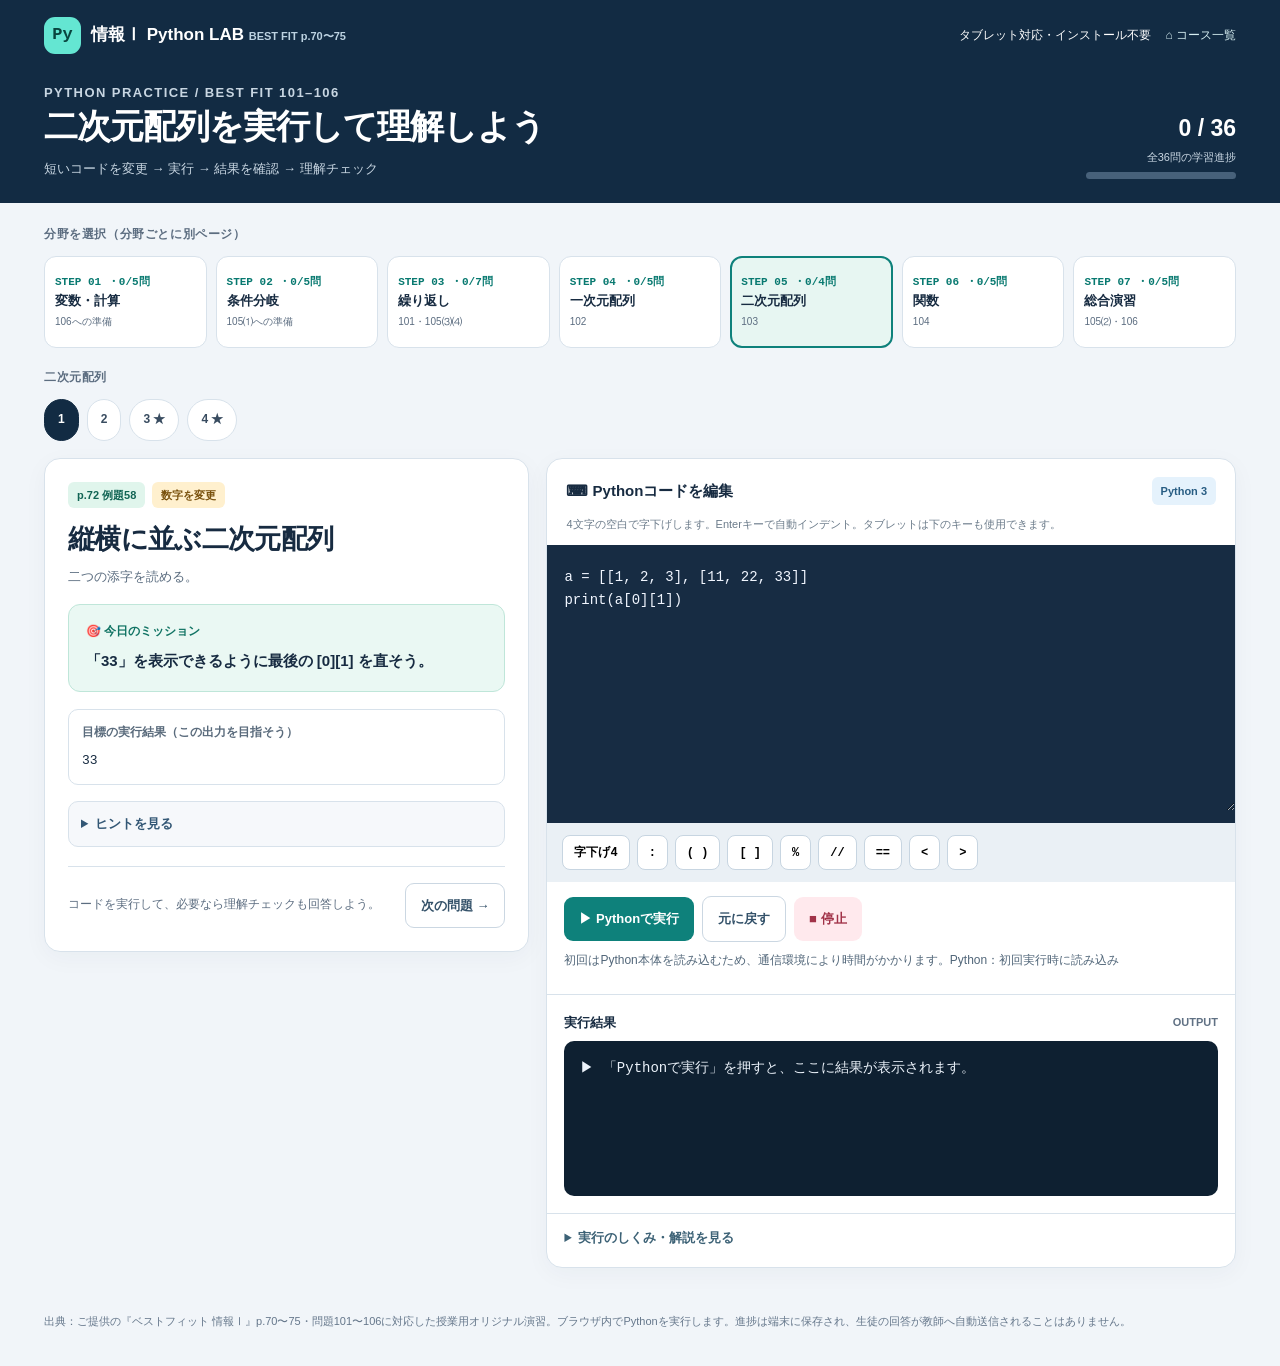
<file: matrix.html>
<!doctype html><html lang="ja"><head><meta charset="utf-8"><meta name="viewport" content="width=device-width, initial-scale=1,viewport-fit=cover"><meta name="theme-color" content="#122b43"><meta name="description" content="ベストフィット情報Ⅰ p.70〜75／問101〜106のためのPython実行演習。タブレット対応。"><title>二次元配列 | 情報Ⅰ Python LAB</title><style>
:root{--bg:#f1f5f9;--ink:#172b41;--muted:#5c6d80;--navy:#122b43;--navy2:#213f5a;--accent:#0e817b;--pale:#e7f6f2;--white:#fff;--line:#d8e2eb;--gold:#ffcf81;--danger:#ab3248;--ok:#08765e;--focus:#47aece}*{box-sizing:border-box}html{scroll-behavior:smooth}body{margin:0;font-family:-apple-system,BlinkMacSystemFont,'Hiragino Sans','Hiragino Kaku Gothic ProN','Yu Gothic',Meiryo,sans-serif;color:var(--ink);background:var(--bg);line-height:1.65;-webkit-text-size-adjust:100%}button,input,textarea{font:inherit}button{cursor:pointer;touch-action:manipulation}button:focus-visible,a:focus-visible,input:focus-visible,textarea:focus-visible,summary:focus-visible{outline:3px solid var(--focus);outline-offset:2px}a{color:inherit}.top{background:var(--navy);color:white}.top-in{max-width:1240px;margin:auto;padding:17px 24px 24px}.brandbar{display:flex;align-items:center;gap:16px;justify-content:space-between;flex-wrap:wrap}.brand{display:inline-flex;align-items:center;gap:10px;font-size:17px;font-weight:900;text-decoration:none}.brand-icon{width:37px;height:37px;border-radius:11px;background:#64e6d2;color:#09443e;display:grid;place-items:center;font-weight:900;font-family:monospace}.brand small{font-size:11px;font-weight:600;color:#bcd2e1}.rightlinks{display:flex;align-items:center;gap:14px;font-size:12px}.rightlinks a{color:#d7eff2;text-decoration:none}.hero{margin-top:21px;display:flex;justify-content:space-between;align-items:end;gap:16px}.eyebrow{color:#72e3d4;font-size:11px;font-weight:900;letter-spacing:.11em;margin:0 0 6px}.hero h1{font-size:clamp(22px,3.3vw,34px);letter-spacing:-.03em;line-height:1.4;margin:0}.hero p{margin:7px 0 0;color:#c8d6e2;font-size:13px}.progress-wrap{min-width:150px;text-align:right}.progress-wrap strong{font-size:23px}.progress-wrap small{font-size:11px;color:#c8d6e2;display:block}.progress-track{margin-top:6px;background:#47617a;height:7px;border-radius:10px;overflow:hidden}.progress-bar{background:#61e0c8;height:100%;width:0;transition:width .3s}main{max-width:1240px;margin:auto;padding:22px 24px 44px}.eyeline{font-size:12px;font-weight:900;letter-spacing:.05em;color:var(--muted);margin:0 0 11px}.categories{display:grid;grid-template-columns:repeat(7,minmax(120px,1fr));gap:9px;margin:0 0 20px}.category{background:white;min-height:92px;border:1px solid var(--line);border-radius:12px;text-decoration:none;padding:12px 10px;display:flex;flex-direction:column;justify-content:center;gap:4px}.category:hover{border-color:#75c4b8}.category[aria-current=page]{background:var(--pale);border:2px solid var(--accent);padding:11px 9px}.cat-num{font:800 11px ui-monospace,Consolas,monospace;color:#087970}.category strong{font-size:13px;line-height:1.3}.category small{font-size:10px;color:var(--muted)}.lesson-chips{display:flex;gap:8px;flex-wrap:wrap;margin-bottom:17px}.lesson-chip{padding:9px 13px;border:1px solid var(--line);background:white;border-radius:999px;font-size:12px;color:#394c60;font-weight:800;min-height:42px}.lesson-chip.current{background:var(--navy);border-color:var(--navy);color:white}.lesson-chip .tick{color:#0c9476;margin-left:5px}.lesson-chip.current .tick{color:#80ebdc}.workspace{display:grid;grid-template-columns:minmax(310px,.88fr) minmax(0,1.25fr);gap:17px;align-items:start}.panel{background:var(--white);border:1px solid var(--line);border-radius:16px;box-shadow:0 6px 24px rgba(15,45,72,.04)}.mission{padding:23px}.tags{display:flex;flex-wrap:wrap;gap:7px;align-items:center;margin-bottom:13px}.tag{font-size:11px;font-weight:900;background:#e9eff6;color:#315674;padding:4px 9px;border-radius:6px}.tag.gold{background:#fff0ce;color:#79510d}.tag.green{background:#e0f5ec;color:#116454}.mission h2{font-size:clamp(20px,2.3vw,27px);line-height:1.35;letter-spacing:-.025em;margin:0 0 8px}.small-muted{font-size:12px;color:var(--muted)}.goal{margin:0 0 17px;font-size:13px;color:#5a6c7f}.task{background:#eaf8f3;border:1px solid #bfe6d9;border-radius:12px;padding:17px;margin:17px 0}.task .label{font-size:12px;color:#107363;font-weight:900;margin:0 0 5px}.task p{font-size:15px;font-weight:800;line-height:1.8;margin:0;white-space:pre-wrap}.expected{border:1px solid var(--line);border-radius:10px;padding:13px;margin:16px 0}.expected strong{font-size:12px;color:#5a6b7c;display:block;margin-bottom:7px}.expected pre{font:13px/1.65 ui-monospace,SFMono-Regular,Consolas,monospace;white-space:pre-wrap;overflow-wrap:anywhere;margin:0}.tip{background:#f6f8fb;border:1px solid var(--line);border-radius:10px;padding:11px 12px;margin:12px 0}.tip summary{font-size:13px;font-weight:900;color:#335775;cursor:pointer}.tip p{font-size:13px;margin:10px 0 2px;color:#4d5f70}.trace{border-left:3px solid #70b8ae;padding:0 0 0 13px;margin:12px 0}.trace li{font-size:12px;color:#4d5d6b;margin:6px 0}.quiz{border-top:1px solid var(--line);padding-top:18px;margin-top:20px}.quiz h3{font-size:15px;margin:0 0 9px}.qgroup{border:1px solid #e0e7ed;border-radius:11px;padding:12px 13px;margin:10px 0}.qtitle{font-size:13px;font-weight:900;margin:0 0 9px}.option{display:flex;align-items:center;gap:9px;border:1px solid transparent;border-radius:7px;cursor:pointer;padding:7px 8px;font-size:13px;line-height:1.55}.option:has(input:checked){border-color:#93cfc4;background:#eaf8f3}.option input{accent-color:var(--accent);width:18px;height:18px;flex-shrink:0}.answer-input{width:100%;font-family:ui-monospace,Consolas,monospace;font-size:16px;border:1px solid #bdcfdb;border-radius:8px;padding:10px}.btn{border:0;border-radius:9px;padding:11px 15px;font-size:13px;font-weight:900;min-height:44px}.btn.primary{background:var(--accent);color:white}.btn.primary:hover{background:#096962}.btn.secondary{border:1px solid #cbd7e2;background:#fff;color:#335169}.btn.danger{background:#ffe9ed;color:#a13248}.btn:disabled{opacity:.5;cursor:default}.action-row{display:flex;gap:8px;flex-wrap:wrap;align-items:center}.notice{font-size:12px;color:#516679;margin:9px 0}.feedback{margin:12px 0 0;padding:12px 13px;border-radius:10px;border:1px solid var(--line);font-size:13px;line-height:1.8;background:#f5f8fc}.feedback.ok{background:#e5f6ec;border-color:#b6e4c7;color:#075f41}.feedback.warn{background:#fff5db;border-color:#f4d899;color:#76510a}.feedback.error{background:#fff0ef;border-color:#f4c1c1;color:#953842}.lesson-footer{display:flex;align-items:center;justify-content:space-between;gap:12px;margin-top:19px;padding-top:16px;border-top:1px solid var(--line);flex-wrap:wrap}.editor{overflow:hidden}.editor-title{display:flex;align-items:center;justify-content:space-between;padding:18px 19px 10px;gap:10px}.editor-title strong{font-size:15px}.editor-title .language{background:#e5f2fc;color:#285d83;padding:5px 9px;border-radius:6px;font-size:11px;font-weight:800}.editor-help{font-size:11px;color:#6b7b8a;padding:0 19px 12px}.codearea{background:#172c43;padding:12px 0}.codearea textarea{display:block;background:#172c43;color:#f1f6ff;border:0;resize:vertical;min-height:254px;width:100%;font:14px/1.65 ui-monospace,SFMono-Regular,Consolas,'Liberation Mono',monospace;outline:none;white-space:pre;overflow:auto;tab-size:4;padding:9px 17px;caret-color:#8be8cc}.codearea textarea:focus{outline:none}.codearea textarea::selection{background:#496b8c}.keys{display:flex;flex-wrap:wrap;gap:7px;padding:12px 15px;background:#eaf0f5}.key{padding:6px 11px;min-height:35px;background:white;border:1px solid #c7d5e1;border-radius:8px;font:700 12px ui-monospace,Consolas,monospace}.editor-controls{padding:14px 17px;border-bottom:1px solid var(--line)}.stdin{display:flex;align-items:center;gap:10px;margin:13px 17px 0}.stdin label{font-size:12px;font-weight:800;color:#566c80;flex-shrink:0}.stdin input{flex:1;min-width:0;padding:9px 10px;border-radius:8px;border:1px solid #bdceda;font:14px ui-monospace,Consolas,monospace}.console{padding:17px}.console-head{display:flex;justify-content:space-between;align-items:center;gap:8px;margin-bottom:8px;font-size:13px;font-weight:900}.runtime{font-size:11px;color:#607184}.terminal{background:#0e2031;border-radius:10px;color:#ebf2fa;padding:16px;margin:0;min-height:155px;max-height:355px;overflow:auto;white-space:pre-wrap;word-break:break-word;font:14px/1.7 ui-monospace,Consolas,monospace}.terminal.is-error{color:#ffc2c2}.result{font-size:13px;margin-top:11px;padding:9px 10px;border-radius:9px;display:none}.result.visible{display:block}.result.ok{background:#e2f5e8;color:#116442}.result.no{background:#fff3d7;color:#74501a}.solution{padding:13px 17px 19px;border-top:1px solid var(--line)}.solution summary{cursor:pointer;font-size:13px;font-weight:900;color:#3d6276}.solution p{font-size:13px;line-height:1.8;color:#586b7b}.foot{max-width:1240px;margin:auto;padding:0 24px 35px;color:#65778b;font-size:11px}.homehero{background:white;border:1px solid var(--line);border-radius:16px;padding:25px;margin-bottom:22px}.homehero h2{margin:0 0 8px;font-size:23px}.homehero p{margin:0;color:var(--muted);font-size:14px}.roadmap{display:grid;grid-template-columns:repeat(2,minmax(0,1fr));gap:13px}.road{background:white;border:1px solid var(--line);border-radius:15px;padding:20px;text-decoration:none;display:block}.road:hover{border-color:#0c8d7e;box-shadow:0 4px 14px #1f4d4d14}.roadtop{display:flex;align-items:center;justify-content:space-between;gap:12px}.road .num{color:var(--accent);font-weight:900;font-size:13px}.road h3{font-size:18px;margin:6px 0 3px}.road p{font-size:12px;color:var(--muted);margin:0 0 13px}.roadbottom{font-size:12px;font-weight:900;color:#275b64}.home-summary{margin-top:20px;background:#e5f5f0;border:1px solid #bee5da;border-radius:13px;padding:17px;font-size:13px}.home-summary strong{display:block;margin-bottom:5px}.home-summary p{margin:0}.visuallyhidden{position:absolute;width:1px;height:1px;overflow:hidden;clip:rect(0,0,0,0);white-space:nowrap}.allgood{font-size:12px;color:#075f48;font-weight:900}@media(max-width:1070px){.categories{grid-template-columns:repeat(4,minmax(0,1fr))}.workspace{grid-template-columns:minmax(0,1fr) minmax(0,1.17fr)}}@media(max-width:760px){.top-in{padding:13px 15px 20px}main{padding:16px 13px 30px}.hero{align-items:start}.hero p{font-size:12px}.progress-wrap{min-width:90px}.progress-wrap strong{font-size:18px}.categories{grid-template-columns:repeat(2,minmax(0,1fr));gap:7px}.category{min-height:62px;padding:9px 12px}.category[aria-current=page]{padding:8px 11px}.category small{display:none}.workspace{grid-template-columns:1fr}.mission{padding:17px}.task{padding:14px}.editor-title{padding:15px 14px 9px}.editor-help{padding:0 14px 10px}.codearea textarea{min-height:242px;font-size:13px}.roadmap{grid-template-columns:1fr}.homehero{padding:20px}.rightlinks{gap:6px}.rightlinks .extra{display:none}.foot{padding:0 15px 25px}}@media(prefers-reduced-motion:reduce){*{scroll-behavior:auto!important;transition:none!important}}

[hidden]{display:none!important}

</style></head><body data-category="matrix"><aside id="local-notice" hidden style="background:#fff2cd;color:#62480e;border-bottom:1px solid #e5cd90;padding:12px 18px;font:600 13px/1.65 -apple-system,BlinkMacSystemFont,'Yu Gothic',sans-serif;">
⚠ ローカルファイル表示中：問題を表示できますが、Pythonの実行にはWebサーバが必要です。ZIPを「すべて展開」し、同じフォルダの <strong>「Windowsでプレビュー開始.bat」</strong> をダブルクリックしてください。GitHub Pages公開後はこの案内は表示されません。
</aside>
<script>if(location.protocol==='file:')document.getElementById('local-notice').hidden=false;</script><header class="top"><div class="top-in"><div class="brandbar"><a class="brand" href="index.html"><span class="brand-icon">Py</span><span>情報Ⅰ Python LAB <small>BEST FIT p.70〜75</small></span></a><div class="rightlinks"><span class="extra">タブレット対応・インストール不要</span><a href="index.html">⌂ コース一覧</a></div></div><div class="hero"><div><p class="eyebrow">PYTHON PRACTICE / BEST FIT 101–106</p><h1>二次元配列を実行して理解しよう</h1><p>短いコードを変更 → 実行 → 結果を確認 → 理解チェック</p></div><div class="progress-wrap"><strong id="progress-count">0 / 36</strong><small>全36問の学習進捗</small><div class="progress-track"><div class="progress-bar" id="progress-bar"></div></div></div></div></div></header><main><p class="eyeline">分野を選択（分野ごとに別ページ）</p><nav id="categories" class="categories" aria-label="分野一覧"></nav><p class="eyeline" id="goal-label">問題を選択</p><nav id="lesson-chips" class="lesson-chips" aria-label="この分野の問題"></nav><div class="workspace"><section class="panel mission"><div class="tags"><span id="source" class="tag green"></span><span id="level" class="tag gold"></span></div><h2 id="task-title"></h2><p class="goal" id="task-goal"></p><div class="task"><div class="label">🎯 今日のミッション</div><p id="task-do"></p></div><div id="expected" class="expected"><strong>目標の実行結果（この出力を目指そう）</strong><pre id="expected-pre"></pre></div><details class="tip" id="hint-box"><summary>ヒントを見る</summary><p id="hint-text"></p></details><div id="trace" hidden><p class="eyeline">手で追ってみよう：変数の変化</p><ol id="trace-list" class="trace"></ol></div><div class="quiz" id="quiz-box" hidden><h3>🧠 理解チェック（教科書問題）</h3><p class="small-muted">まず予想しよう。答えは実行・解説で確かめよう。</p><div id="quiz-list"></div><div class="action-row"><button class="btn secondary" type="button" id="check-quiz">理解チェックを採点</button></div><div id="quiz-feedback" class="feedback" hidden></div></div><div class="lesson-footer"><p id="status" class="small-muted"></p><button class="btn secondary" id="next" type="button">次の問題 →</button></div></section><section class="panel editor"><div class="editor-title"><strong>⌨ Pythonコードを編集</strong><span class="language">Python 3</span></div><div class="editor-help">4文字の空白で字下げします。Enterキーで自動インデント。タブレットは下のキーも使用できます。</div><div class="codearea"><textarea id="code" spellcheck="false" autocapitalize="off" autocomplete="off" autocorrect="off" aria-label="Pythonコード編集"></textarea></div><div id="keys" class="keys" aria-label="コード入力補助"><button class="key" type="button" data-key="indent">字下げ4</button><button class="key" type="button" data-key=":">:</button><button class="key" type="button" data-key="()">( )</button><button class="key" type="button" data-key="[]">[ ]</button><button class="key" type="button" data-key="%">%</button><button class="key" type="button" data-key="//">//</button><button class="key" type="button" data-key="==">==</button><button class="key" type="button" data-key="&lt;">&lt;</button><button class="key" type="button" data-key="&gt;">&gt;</button></div><div id="stdin-box" class="stdin" hidden><label for="stdin">input() の入力値</label><input type="text" id="stdin" autocomplete="off" autocapitalize="off" spellcheck="false" inputmode="text" aria-describedby="input-help"></div><div class="editor-controls"><div class="action-row"><button type="button" class="btn primary" id="run">▶ Pythonで実行</button><button type="button" class="btn secondary" id="reset">元に戻す</button><button type="button" class="btn danger" id="stop">■ 停止</button></div><p class="notice">初回はPython本体を読み込むため、通信環境により時間がかかります。<span id="ready-state">Python：未読込</span></p></div><div class="console"><div class="console-head"><span>実行結果</span><span class="runtime">OUTPUT</span></div><pre id="terminal" class="terminal" aria-live="polite"></pre><div id="result" class="result" aria-live="polite"></div></div><details id="solution-box" class="solution"><summary>実行のしくみ・解説を見る</summary><p id="solution-text"></p></details></section></div></main><footer class="foot">出典：ご提供の『ベストフィット 情報Ⅰ』p.70〜75・問題101〜106に対応した授業用オリジナル演習。ブラウザ内でPythonを実行します。進捗は端末に保存され、生徒の回答が教師へ自動送信されることはありません。</footer><script>
window.BF_DATA = {
  "categories": [
    {
      "id": "basic",
      "num": "01",
      "name": "変数・計算",
      "subtitle": "代入・表示・商と余り",
      "goal": "106への準備",
      "file": "basic.html"
    },
    {
      "id": "branch",
      "num": "02",
      "name": "条件分岐",
      "subtitle": "if / elif / else / %",
      "goal": "105⑴への準備",
      "file": "branch.html"
    },
    {
      "id": "loop",
      "num": "03",
      "name": "繰り返し",
      "subtitle": "for / range / 合計 / 複利",
      "goal": "101・105⑶⑷",
      "file": "loop.html"
    },
    {
      "id": "array",
      "num": "04",
      "name": "一次元配列",
      "subtitle": "リスト・最小値・最大値",
      "goal": "102",
      "file": "array.html"
    },
    {
      "id": "matrix",
      "num": "05",
      "name": "二次元配列",
      "subtitle": "行と列・二重ループ・九九",
      "goal": "103",
      "file": "matrix.html"
    },
    {
      "id": "function",
      "num": "06",
      "name": "関数",
      "subtitle": "引数・戻り値・再利用",
      "goal": "104",
      "file": "function.html"
    },
    {
      "id": "integrated",
      "num": "07",
      "name": "総合演習",
      "subtitle": "位の取り出し・硬貨",
      "goal": "105⑵・106",
      "file": "integrated.html"
    }
  ],
  "lessons": [
    {
      "cat": "basic",
      "id": "b01",
      "title": "まずは実行してみよう",
      "level": "見る→実行",
      "source": "p.70 順次構造",
      "goal": "プログラムは上から順番に動く。",
      "do": "まず「実行」してみよう。そのあと、好きな文字に書き換えてもう一度実行。",
      "code": "print('こんにちは')\nprint('情報Ⅰ')",
      "expected": "こんにちは\n情報Ⅰ",
      "stdin": "",
      "hint": "print() は文字や数字を表示する関数。文字は引用符で囲もう。",
      "why": "順次構造：1行目が終わってから2行目が実行される。",
      "quiz": [],
      "trace": [],
      "conceal": false
    },
    {
      "cat": "basic",
      "id": "b02",
      "title": "変数は値を入れる箱",
      "level": "数字を変更",
      "source": "p.70 変数",
      "goal": "変数と代入の意味を知る。",
      "do": "まず実行し、次に x を 12 に変えて「12」が表示されるようにしよう。",
      "code": "x = 5\nprint(x)",
      "expected": "12",
      "stdin": "",
      "hint": "1行目の 5 を 12 に変更。",
      "why": "「x = 12」は、数学の等号ではなく「変数 x に12を代入する」という意味。",
      "quiz": [],
      "trace": [],
      "conceal": false
    },
    {
      "cat": "basic",
      "id": "b03",
      "title": "変数の値を更新する",
      "level": "1行を書き換え",
      "source": "p.70 変数",
      "goal": "自分自身に足す処理を理解する。",
      "do": "「x = x + 3」の3を変更し、結果を 15 にしよう。",
      "code": "x = 8\nx = x + 3\nprint(x)",
      "expected": "15",
      "stdin": "",
      "hint": "8 に 7 を足すと15。",
      "why": "右辺を先に計算し、結果を左辺の変数に入れる。",
      "quiz": [],
      "trace": [],
      "conceal": false
    },
    {
      "cat": "basic",
      "id": "b04",
      "title": "商と余りを使う",
      "level": "実行→考える",
      "source": "p.75 / 問106への準備",
      "goal": "//（商）と %（余り）の違い。",
      "do": "まず実行。次に 23円を10円硬貨と1円硬貨に分けるように、xを23に変更しよう。",
      "code": "x = 17\nprint(x // 10)\nprint(x % 10)",
      "expected": "2\n3",
      "stdin": "",
      "hint": "23 // 10 は 2、23 % 10 は 3。",
      "why": "// は割り算の商の整数部分（正の整数で考える）。% は割った余り。",
      "quiz": [],
      "trace": [
        "23 ÷ 10 → 商2、余り3",
        "10円硬貨2枚、残り3円 → 1円硬貨3枚"
      ],
      "conceal": false
    },
    {
      "cat": "basic",
      "id": "b05",
      "title": "小さな計算を組み立てる",
      "level": "チャレンジ",
      "source": "p.75 / 問106への準備",
      "goal": "商を使って50円硬貨の枚数を求める。",
      "do": "x = 347円 のとき、50円硬貨が6枚と表示されるように「// 10」を修正しよう。",
      "code": "x = 347\nnum50 = x // 10\nprint(num50)",
      "expected": "6",
      "stdin": "",
      "hint": "50円硬貨の枚数 → 347 // 50。",
      "why": "50円硬貨は 347 ÷ 50 の商の整数部分で6枚。余りは47円。",
      "quiz": [],
      "trace": [],
      "conceal": false
    },
    {
      "cat": "branch",
      "id": "c01",
      "title": "条件が成り立つときだけ",
      "level": "数字を変更",
      "source": "p.71 選択構造",
      "goal": "if と else の分岐。",
      "do": "xを20に変更し、「成人」が表示されるようにしよう。",
      "code": "x = 15\nif x >= 18:\n    print(\"成人\")\nelse:\n    print(\"18歳未満\")",
      "expected": "成人",
      "stdin": "",
      "hint": "最初の x = 15 を x = 20 に。",
      "why": "条件式がTrueならifの下、そうでなければelseの下を実行する。",
      "quiz": [],
      "trace": [],
      "conceal": false
    },
    {
      "cat": "branch",
      "id": "c02",
      "title": "余りで偶数かを判断",
      "level": "条件式を変更",
      "source": "p.71 例題55 / p.75 問105⑴",
      "goal": "% と == を組み合わせる。",
      "do": "偶数のときだけ「Yes」が出るよう、ifの条件を直そう。",
      "code": "x = int(input('整数を入力: '))\nif x % 3 == 0:\n    print('Yes')\nelse:\n    print('No')",
      "expected": "整数を入力: Yes",
      "stdin": "10",
      "hint": "偶数は2で割った余りが0。% 3 を % 2 に変えよう。",
      "why": "== は比較（等しいか）、= は代入。12 % 2 == 0 はTrue。",
      "quiz": [
        {
          "kind": "choice",
          "question": "ベストフィット105⑴：このプログラムは何を判断する？",
          "options": [
            "正か負か",
            "偶数か奇数か",
            "3桁かどうか"
          ],
          "answer": "偶数か奇数か",
          "why": ""
        }
      ],
      "trace": [],
      "conceal": false
    },
    {
      "cat": "branch",
      "id": "c03",
      "title": "FIZZとBUZZ（入れ子）",
      "level": "実行→予想",
      "source": "p.71 例題55",
      "goal": "字下げされた処理の範囲。",
      "do": "最初は x=30 で実行。次に x=9 にして、FIZZだけが表示されることを確認。",
      "code": "x = 30\nif x % 3 == 0:\n    print('FIZZ')\n    if x % 5 == 0:\n        print('BUZZ')",
      "expected": "FIZZ\nBUZZ",
      "stdin": "",
      "hint": "x が3の倍数か確認してから、さらに5の倍数か確認する。",
      "why": "内側の if は、外側の if が成立した場合だけ実行される。x=9ではFIZZだけ。",
      "quiz": [
        {
          "kind": "choice",
          "question": "x=10 に変えると何が表示される？",
          "options": [
            "FIZZ",
            "BUZZ",
            "何も表示されない"
          ],
          "answer": "何も表示されない",
          "why": ""
        }
      ],
      "trace": [],
      "conceal": false
    },
    {
      "cat": "branch",
      "id": "c04",
      "title": "絶対値を求めよう",
      "level": "条件を書き換え",
      "source": "p.72 / 問100",
      "goal": "負数の符号を反転する。",
      "do": "-8 を 8 と表示するように「if x > 0:」を修正しよう。",
      "code": "x = -8\nif x > 0:\n    x = -x\nprint(x)",
      "expected": "8",
      "stdin": "",
      "hint": "x が0より小さいとき符号を反転：x < 0",
      "why": "-(-8) = 8。0以上の値は変更する必要がない。",
      "quiz": [],
      "trace": [],
      "conceal": false
    },
    {
      "cat": "branch",
      "id": "c05",
      "title": "映画館の料金を決める",
      "level": "コードを読む",
      "source": "p.72 / 問99",
      "goal": "複数分岐 elif の使い方。",
      "do": "25歳の料金を確認してみよう。次に x=16、x=65でも試してみよう。",
      "code": "x = 25\nif x <= 18:\n    print(1000)\nelif x >= 60:\n    print(1200)\nelse:\n    print(1800)",
      "expected": "1800",
      "stdin": "",
      "hint": "25歳は「18歳以下」でも「60歳以上」でもない。",
      "why": "p.72のフローチャートと同じで、19〜59歳は1800円。",
      "quiz": [
        {
          "kind": "choice",
          "question": "x=65なら料金は？",
          "options": [
            "1000円",
            "1200円",
            "1800円"
          ],
          "answer": "1200円",
          "why": ""
        }
      ],
      "trace": [],
      "conceal": false
    },
    {
      "cat": "loop",
      "id": "l01",
      "title": "同じ処理を何回も",
      "level": "数字を変更",
      "source": "p.71 反復構造",
      "goal": "range(n) が0からn-1まで回す。",
      "do": "3回の表示を5回にするよう、range(3)を書き換えよう。",
      "code": "for i in range(3):\n    print('こんにちは')",
      "expected": "こんにちは\nこんにちは\nこんにちは\nこんにちは\nこんにちは",
      "stdin": "",
      "hint": "range(5) は i=0,1,2,3,4 の5回。",
      "why": "for行の下で字下げされたprintが5回実行される。",
      "quiz": [],
      "trace": [],
      "conceal": false
    },
    {
      "cat": "loop",
      "id": "l02",
      "title": "インデントで表示回数が変わる",
      "level": "実行→選ぶ",
      "source": "p.72 例題56",
      "goal": "printの字下げと繰り返し。",
      "do": "まず1回だけ5と表示されることを確認。その後print(x)を4つ空白で字下げするとどうなる？",
      "code": "x = 0\nfor i in range(5):\n    x = x + 1\nprint(x)",
      "expected": "5",
      "stdin": "",
      "hint": "printがforと同じ位置ならループの外。",
      "why": "x=x+1だけが5回。print(x)は最後に1回だけ。",
      "quiz": [
        {
          "kind": "choice",
          "question": "print(x)を4文字下げると表示は何回？",
          "options": [
            "1回",
            "5回",
            "6回"
          ],
          "answer": "5回",
          "why": ""
        }
      ],
      "trace": [
        "繰り返し後のx：0→1→2→3→4→5",
        "ループの外にある print(x) は1度だけ"
      ],
      "conceal": false
    },
    {
      "cat": "loop",
      "id": "l03",
      "title": "0から順に足してみよう",
      "level": "数字を修正",
      "source": "p.72 例題56",
      "goal": "iが0〜4に変わることを知る。",
      "do": "0、1、3、6、10の順に表示するため、x = x + 1 を修正しよう。",
      "code": "x = 0\nfor i in range(5):\n    x = x + 1\n    print(x)",
      "expected": "0\n1\n3\n6\n10",
      "stdin": "",
      "hint": "毎回1を足すのではなく、変数 i を足す。",
      "why": "iは0→1→2→3→4。累積和は0→1→3→6→10。",
      "quiz": [],
      "trace": [
        "i=0 → x=0",
        "i=1 → x=1",
        "i=2 → x=3",
        "i=3 → x=6",
        "i=4 → x=10"
      ],
      "conceal": false
    },
    {
      "cat": "loop",
      "id": "l04",
      "title": "1から入力値までの和",
      "level": "数値を変更",
      "source": "p.75 / 問105⑶",
      "goal": "range(1, x+1) で1〜x。",
      "do": "1〜10の和55を表示しよう。入力欄の「5」を「10」に変えて実行。",
      "code": "x = int(input('正の整数: '))\nkekka = 0\nfor i in range(1, x + 1):\n    kekka = kekka + i\nprint(kekka)",
      "expected": "正の整数: 55",
      "stdin": "5",
      "hint": "コードではなく下の「入力値」欄を10に変更する。",
      "why": "rangeの終点は含まれないため、x+1にするとxまで足せる。",
      "quiz": [
        {
          "kind": "choice",
          "question": "問105⑶：何をするプログラム？",
          "options": [
            "入力値までの合計を求める",
            "入力値の約数を出す",
            "入力値を2乗する"
          ],
          "answer": "入力値までの合計を求める",
          "why": ""
        }
      ],
      "trace": [],
      "conceal": false,
      "gradeInput": "10"
    },
    {
      "cat": "loop",
      "id": "l05",
      "title": "約数を全部表示する",
      "level": "実行→選ぶ",
      "source": "p.75 / 問105⑷",
      "goal": "繰り返しと条件分岐の組合せ。",
      "do": "入力12で実行し、約数を確かめよう。続いて入力6などでも試してみよう。",
      "code": "x = int(input('正の整数: '))\nretsu = []\nfor i in range(1, x + 1):\n    if x % i == 0:\n        retsu.append(i)\nprint(retsu)",
      "expected": "正の整数: [1, 2, 3, 4, 6, 12]",
      "stdin": "12",
      "hint": "x % i == 0 なら割り切れる → iをリストへ追加する。",
      "why": "retsu.append(i)はリストの最後にiを追加する。",
      "quiz": [
        {
          "kind": "choice",
          "question": "問105⑷：どんな数がリストに入る？",
          "options": [
            "xより大きい数",
            "xの約数",
            "偶数だけ"
          ],
          "answer": "xの約数",
          "why": ""
        }
      ],
      "trace": [],
      "conceal": false
    },
    {
      "cat": "loop",
      "id": "l06",
      "title": "複利を1年ずつ計算",
      "level": "コードを読む",
      "source": "p.73 / 問101への準備",
      "goal": "預金額に1.01を繰り返しかける。",
      "do": "10000円を年1%で3年間増やした推移を確認しよう。",
      "code": "yokin = 10000\nrisoku = 1.0\nfor i in range(3):\n    yokin = yokin * (1 + risoku / 100)\n    print(int(yokin))",
      "expected": "10100\n10201\n10303",
      "stdin": "",
      "hint": "1年目10100、2年目10201、3年目10303（小数点以下切捨て）。",
      "why": "利率は一定1%。増えるのは預金額。int()は小数部分を切り捨てる。",
      "quiz": [],
      "trace": [
        "1年目：10000×1.01＝10100",
        "2年目：10100×1.01＝10201",
        "3年目：10201×1.01＝10303.01 → 表示は10303"
      ],
      "conceal": false
    },
    {
      "cat": "loop",
      "id": "l07",
      "title": "★ ベストフィット 101",
      "level": "教科書に挑戦",
      "source": "p.73 問101",
      "goal": "複利の10年分の表示について正しく説明する。",
      "do": "最初に正しい説明を選び、その後「実行」して本当に10行表示されるか確かめよう。",
      "code": "yokin = 10000\nrisoku = 1.0\nfor i in range(10):\n    yokin = yokin * (1 + risoku / 100)\n    print(int(yokin))",
      "expected": "10100\n10201\n10303\n10406\n10510\n10615\n10721\n10828\n10936\n11046",
      "stdin": "",
      "hint": "print() の位置は、for文の下で字下げされている。",
      "why": "正答は(エ)。表示処理も10回繰り返され、利率は1%のまま。",
      "quiz": [
        {
          "kind": "choice",
          "question": "問101：最も適当な記述はどれ？",
          "options": [
            "(ア) 利息は毎年100分の1ずつ増加",
            "(イ) 預金額に年数は関係ない",
            "(ウ) 計算後に一度だけ表示",
            "(エ) 年数分繰り返し表示"
          ],
          "answer": "(エ) 年数分繰り返し表示",
          "why": ""
        }
      ],
      "trace": [],
      "conceal": true
    },
    {
      "cat": "array",
      "id": "a01",
      "title": "配列に並んだデータ",
      "level": "数字を変更",
      "source": "p.71 配列",
      "goal": "添字が0から始まる。",
      "do": "2番目の得点「40」を表示するよう [0] を変えよう。",
      "code": "Tokuten = [50, 40, 90]\nprint(Tokuten[0])",
      "expected": "40",
      "stdin": "",
      "hint": "Pythonは0番目から数えるので、2番目は添字[1]。",
      "why": "配列の位置を表す数字が「添字」。Pythonの先頭は添字0。",
      "quiz": [],
      "trace": [],
      "conceal": false
    },
    {
      "cat": "array",
      "id": "a02",
      "title": "配列を順に取り出す",
      "level": "実行→選ぶ",
      "source": "p.72 例題57",
      "goal": "for x in 配列 を理解する。",
      "do": "まず実行して、配列の要素が順番に表示されることを確かめよう。",
      "code": "kakaku = [580, 970, 430]\nfor x in kakaku:\n    print(x)",
      "expected": "580\n970\n430",
      "stdin": "",
      "hint": "xに580→970→430と順番に入る。",
      "why": "for x in kakaku は配列のすべての要素を一つずつ取り出す。",
      "quiz": [
        {
          "kind": "choice",
          "question": "このfor文は何回繰り返される？",
          "options": [
            "2回",
            "3回",
            "4回"
          ],
          "answer": "3回",
          "why": ""
        }
      ],
      "trace": [],
      "conceal": false
    },
    {
      "cat": "array",
      "id": "a03",
      "title": "いちばん安い値を探す",
      "level": "条件を変更",
      "source": "p.72 例題57",
      "goal": "小さい数が見つかれば最小値を更新。",
      "do": "最安値430と表示されるよう if の比較演算子を修正しよう。",
      "code": "kakaku = [580, 970, 430, 820, 760]\nsaisyo = kakaku[0]\nfor x in kakaku:\n    if x > saisyo:\n        saisyo = x\nprint('最安値:', saisyo)",
      "expected": "最安値: 430",
      "stdin": "",
      "hint": "最小値を探すので x < saisyo とする。",
      "why": "現在の最小値と順番に比較し、より小さいときだけ更新する。",
      "quiz": [],
      "trace": [
        "初期値 saisyo=580",
        "970：更新しない",
        "430：430に更新",
        "820,760：更新しない →430"
      ],
      "conceal": false
    },
    {
      "cat": "array",
      "id": "a04",
      "title": "最高点と出席番号",
      "level": "実行→理解",
      "source": "p.74 / 問102への準備",
      "goal": "最高点と位置を一緒に記録する。",
      "do": "4人分の最高点と出席番号を表示してみよう。",
      "code": "Tokuten = [50, 40, 90, 70]\nsaidai = 0\nbango = 0\nfor i in range(len(Tokuten)):\n    if Tokuten[i] > saidai:\n        saidai = Tokuten[i]\n        bango = i\nprint('最高点：', saidai, '出席番号：', bango + 1)",
      "expected": "最高点： 90 出席番号： 3",
      "stdin": "",
      "hint": "最大値saidaiを変えるとき、添字bangoも一緒に更新。",
      "why": "Pythonの添字は0開始。出席番号は1開始なので表示時にbango+1とする。",
      "quiz": [],
      "trace": [
        "i=0：50 → saidai=50、bango=0",
        "i=1：40 → 更新なし",
        "i=2：90 → saidai=90、bango=2",
        "i=3：70 → 更新なし、出席番号3"
      ],
      "conceal": false
    },
    {
      "cat": "array",
      "id": "a05",
      "title": "★ ベストフィット 102",
      "level": "教科書に挑戦",
      "source": "p.74 問102",
      "goal": "教科書（添字1開始）の穴埋めを解ける。",
      "do": "教科書の空欄①②③を答えよう。その後、Pythonで同じ処理を実行して違いを確かめる。",
      "code": "# Python版：添字は0から始まる\nTokuten = [50, 40, 95, 30, 70]\nsaidai = 0\nbango = 0\nfor i in range(len(Tokuten)):\n    if Tokuten[i] > saidai:\n        saidai = Tokuten[i]\n        bango = i\nprint('最高点：', saidai, '出席番号：', bango + 1)",
      "expected": "最高点： 95 出席番号： 3",
      "stdin": "",
      "hint": "教科書は添字1開始。①は要素数、②は大きければ更新、③は出席番号を記録した変数。",
      "why": "解答：①(ア)要素数(Tokuten)、②(オ)>、③(ク)bango。Pythonは添字0開始なので range(len(...))、表示はbango+1。",
      "quiz": [
        {
          "kind": "choice",
          "question": "① 繰り返しの最後の添字（教科書：1開始）",
          "options": [
            "(ア) 要素数(Tokuten)",
            "(イ) 要素数(Tokuten)-1",
            "(ウ) 要素数(Tokuten)+1"
          ],
          "answer": "(ア) 要素数(Tokuten)",
          "why": ""
        },
        {
          "kind": "choice",
          "question": "② 最高点を更新する比較演算子",
          "options": [
            "(エ) <",
            "(オ) >",
            "(カ) =="
          ],
          "answer": "(オ) >",
          "why": ""
        },
        {
          "kind": "choice",
          "question": "③ 出席番号として表示するもの（教科書）",
          "options": [
            "(キ) i",
            "(ク) bango",
            "(ケ) bango + 1"
          ],
          "answer": "(ク) bango",
          "why": ""
        }
      ],
      "trace": [],
      "conceal": true
    },
    {
      "cat": "matrix",
      "id": "m01",
      "title": "縦横に並ぶ二次元配列",
      "level": "数字を変更",
      "source": "p.72 例題58",
      "goal": "二つの添字を読める。",
      "do": "「33」を表示できるように最後の [0][1] を直そう。",
      "code": "a = [[1, 2, 3], [11, 22, 33]]\nprint(a[0][1])",
      "expected": "33",
      "stdin": "",
      "hint": "2行目の3番目。添字は[1][2]。",
      "why": "a[行][列]の順で指定する。0始まりなので2行目は[1]、3列目は[2]。",
      "quiz": [],
      "trace": [],
      "conceal": false
    },
    {
      "cat": "matrix",
      "id": "m02",
      "title": "配列の月と日を読み取る",
      "level": "実行→選ぶ",
      "source": "p.72 例題58",
      "goal": "kousui[2][8]の場所を理解する。",
      "do": "まず実行してから、何月何日を表すか考えよう。",
      "code": "kousui = [[0] * 31 for _ in range(12)]\nkousui[2][8] = 12\nprint(kousui[2][8])",
      "expected": "12",
      "stdin": "",
      "hint": "月も日も0から数えている。2は3番目の月、8は9番目の日。",
      "why": "例題58の答えは3月9日。値12はこの教材で置いた仮の降水量。",
      "quiz": [
        {
          "kind": "choice",
          "question": "kousui[2][8]は何月何日？",
          "options": [
            "2月8日",
            "3月8日",
            "3月9日"
          ],
          "answer": "3月9日",
          "why": ""
        }
      ],
      "trace": [],
      "conceal": false
    },
    {
      "cat": "matrix",
      "id": "m03",
      "title": "二重の繰り返しで九九",
      "level": "数字を変更",
      "source": "p.74 / 問103への準備",
      "goal": "外側のdanと内側のkazu。",
      "do": "2の段を1行出したら、外側のrange(2,3)をrange(2,4)に変えて、3の段まで表示しよう。",
      "code": "for dan in range(2, 3):\n    for kazu in range(1, 4):\n        print(dan * kazu, end=\" \")\n    print()",
      "expected": "2 4 6 \n3 6 9 ",
      "stdin": "",
      "hint": "外側ループは段。range(2,4)ならdan=2,3。",
      "why": "内側のループが終わるたびに print() で改行して、段を分ける。",
      "quiz": [],
      "trace": [],
      "conceal": false
    },
    {
      "cat": "matrix",
      "id": "m04",
      "title": "★ ベストフィット 103",
      "level": "教科書に挑戦",
      "source": "p.74 問103",
      "goal": "1段分を9回表示できる。",
      "do": "教科書の空欄①と、配列表示()に渡す引数を答えよう。次にPythonの9×9の表を実行。",
      "code": "Kuku = [[0] * 9 for _ in range(9)]\nfor dan in range(1, 10):\n    for kazu in range(1, 10):\n        Kuku[dan - 1][kazu - 1] = dan * kazu\n    print(Kuku[dan - 1])",
      "expected": "[1, 2, 3, 4, 5, 6, 7, 8, 9]\n[2, 4, 6, 8, 10, 12, 14, 16, 18]\n[3, 6, 9, 12, 15, 18, 21, 24, 27]\n[4, 8, 12, 16, 20, 24, 28, 32, 36]\n[5, 10, 15, 20, 25, 30, 35, 40, 45]\n[6, 12, 18, 24, 30, 36, 42, 48, 54]\n[7, 14, 21, 28, 35, 42, 49, 56, 63]\n[8, 16, 24, 32, 40, 48, 56, 64, 72]\n[9, 18, 27, 36, 45, 54, 63, 72, 81]",
      "stdin": "",
      "hint": "(04)で九九の数を代入後、(05)は「内側forの外、外側forの中」に置く。",
      "why": "⑴03行目と揃えると、kazuのループ終了後に段ごと表示（答え03）。⑵(イ)Kuku[dan]。Pythonの二次元配列は0開始なので[dan-1]。",
      "quiz": [
        {
          "kind": "text",
          "question": "⑴ 空欄①に入る行番号（半角数字2桁）",
          "answer": "03",
          "why": ""
        },
        {
          "kind": "choice",
          "question": "⑵ 配列表示() に渡すもの（教科書）",
          "options": [
            "(ア) Kuku",
            "(イ) Kuku[dan]",
            "(ウ) Kuku[kazu]",
            "(エ) Kuku[dan][kazu]"
          ],
          "answer": "(イ) Kuku[dan]",
          "why": ""
        }
      ],
      "trace": [
        "dan=1: 1の段を9個代入→1行表示",
        "dan=2: 2の段を9個代入→1行表示",
        "…",
        "dan=9: 9の段を9個代入→1行表示（計9行）"
      ],
      "conceal": true
    },
    {
      "cat": "function",
      "id": "f01",
      "title": "関数は処理のひとまとめ",
      "level": "実行→変える",
      "source": "p.71 関数",
      "goal": "defと関数の呼び出し。",
      "do": "printの文字を「おはよう」に変更し、関数から表示させよう。",
      "code": "def aisatsu():\n    print('こんにちは')\naisatsu()",
      "expected": "おはよう",
      "stdin": "",
      "hint": "defの下の文字列を変更。",
      "why": "defで関数を定義するだけでは動かない。aisatsu()と呼び出して初めて実行する。",
      "quiz": [],
      "trace": [],
      "conceal": false
    },
    {
      "cat": "function",
      "id": "f02",
      "title": "関数に値を渡す",
      "level": "数値を変更",
      "source": "p.71 三角形の面積",
      "goal": "引数の働き。",
      "do": "底辺8、高さ4の面積16になるよう、関数を呼び出すときの数字を修正しよう。",
      "code": "def sankaku(teihen, takasa):\n    return teihen * takasa / 2\nprint(sankaku(8, 2))",
      "expected": "16.0",
      "stdin": "",
      "hint": "sankaku(8,4)にすると8×4÷2=16。",
      "why": "teihen、takasaは引数。returnで呼び出し元へ計算結果を返す。",
      "quiz": [],
      "trace": [],
      "conceal": false
    },
    {
      "cat": "function",
      "id": "f03",
      "title": "税込価格を関数で求める",
      "level": "数字を変更",
      "source": "p.72 例題59",
      "goal": "同じ関数を別の引数で使える。",
      "do": "1980円の10%・8%税込価格が表示されるように、2回目の税率を修正しよう。",
      "code": "def zeikomi(kingaku, tax):\n    return kingaku + kingaku * tax // 100\nkakaku = 1980\nprint(zeikomi(kakaku, 10))\nprint(zeikomi(kakaku, 10))",
      "expected": "2178\n2138",
      "stdin": "",
      "hint": "2回目の関数呼び出しの 10 を 8 にする。",
      "why": "関数は何度でも呼び出せる。引数を変えれば結果も変わる。",
      "quiz": [],
      "trace": [],
      "conceal": false
    },
    {
      "cat": "function",
      "id": "f04",
      "title": "return と print は違う",
      "level": "コードを読む",
      "source": "p.74 / 問104への準備",
      "goal": "戻り値と表示の区別。",
      "do": "半径2の円の面積を表示しよう。returnの結果がprintに渡る。",
      "code": "def func(kazu):\n    pai = 3.14\n    return pai * kazu * kazu\nprint(func(2))",
      "expected": "12.56",
      "stdin": "",
      "hint": "3.14 × 2 × 2 = 12.56。",
      "why": "returnは「値を返す」処理。画面に表示しているのは関数の外のprint。",
      "quiz": [],
      "trace": [],
      "conceal": false
    },
    {
      "cat": "function",
      "id": "f05",
      "title": "★ ベストフィット 104",
      "level": "教科書に挑戦",
      "source": "p.74 問104",
      "goal": "関数の戻り値を予想できる。",
      "do": "x=5を入力すると「答えは」の後に何が表示される？ 予想を回答してから実行しよう。",
      "code": "def func(kazu):\n    pai = 3.14\n    return pai * kazu * kazu\nx = float(input('正の数を入力: '))\nprint('答えは', func(x))",
      "expected": "正の数を入力: 答えは 78.5",
      "stdin": "5",
      "hint": "3.14 × 5 × 5 = 78.5。",
      "why": "引数kazuに5.0が渡され、returnで78.5が返される。",
      "quiz": [
        {
          "kind": "text",
          "question": "「答えは」の直後に表示される数値",
          "answer": "78.5",
          "why": ""
        }
      ],
      "trace": [],
      "conceal": true
    },
    {
      "cat": "integrated",
      "id": "i01",
      "title": "3桁の数字を逆さに",
      "level": "コードを読む",
      "source": "p.75 / 問105⑵",
      "goal": "// と % を組み合わせる。",
      "do": "入力123を321にして表示する処理を確認。次に456も試してみよう。",
      "code": "x = int(input('3桁の整数: '))\nn100 = x // 100\nn10 = (x % 100) // 10\nn1 = x % 10\nprint(n1 * 100 + n10 * 10 + n100)",
      "expected": "3桁の整数: 321",
      "stdin": "123",
      "hint": "123の百の位は1、十の位は2、一の位は3。3×100+2×10+1。",
      "why": "問105⑵：入力された3桁の数字の並びを逆順にして表示。",
      "quiz": [
        {
          "kind": "choice",
          "question": "問105⑵：このプログラムは何をする？",
          "options": [
            "3桁を逆に並べる",
            "3桁の合計を求める",
            "3桁かどうか判定する"
          ],
          "answer": "3桁を逆に並べる",
          "why": ""
        }
      ],
      "trace": [
        "123 // 100 → 1",
        "(123 % 100) // 10 → 2",
        "123 % 10 → 3",
        "3×100+2×10+1 → 321"
      ],
      "conceal": false
    },
    {
      "cat": "integrated",
      "id": "i02",
      "title": "50円で何枚払える？",
      "level": "数値を書き換え",
      "source": "p.75 / 問106への準備",
      "goal": "大きい硬貨から先に考える。",
      "do": "347円に対し50円硬貨が6枚、残りが47円になるよう修正しよう。",
      "code": "x = 347\nnum50 = x // 10\nnokori = x - num50 * 50\nprint(num50)\nprint(nokori)",
      "expected": "6\n47",
      "stdin": "",
      "hint": "50円硬貨の枚数は347 // 50。",
      "why": "大きい硬貨から決める。347−6×50＝47。",
      "quiz": [],
      "trace": [],
      "conceal": false
    },
    {
      "cat": "integrated",
      "id": "i03",
      "title": "10円・1円も計算",
      "level": "1行を書き換え",
      "source": "p.75 / 問106への準備",
      "goal": "残金を使った硬貨の枚数。",
      "do": "50円6枚、10円4枚、1円7枚、合計17枚を表示するように10円硬貨の式を直そう。",
      "code": "x = 347\nnum50 = x // 50\nnum10 = (x - num50 * 50) // 50\nnum1 = x - num50 * 50 - num10 * 10\nprint(num50, num10, num1)\nprint(num50 + num10 + num1)",
      "expected": "6 4 7\n17",
      "stdin": "",
      "hint": "num10の計算では、残った金額を10で割る。",
      "why": "347円＝50円×6＋10円×4＋1円×7。6+4+7=17枚。",
      "quiz": [],
      "trace": [
        "347//50 → 6枚、残り47円",
        "47//10 → 4枚、残り7円",
        "1円7枚、合計6+4+7=17枚"
      ],
      "conceal": false
    },
    {
      "cat": "integrated",
      "id": "i04",
      "title": "★ ベストフィット 106",
      "level": "教科書に挑戦",
      "source": "p.75 問106",
      "goal": "硬貨の最小枚数を求める5つの空欄。",
      "do": "教科書の空欄①〜⑤（いずれも数字）を答えて、347円の例で実行しよう。",
      "code": "x = int(input('代金を入力: '))\nnum50 = x // 50\nnum10 = (x - num50 * 50) // 10\nnum1 = x - num50 * 50 - num10 * 10\nprint('最小限の枚数は', num50 + num10 + num1, '枚')",
      "expected": "代金を入力: 最小限の枚数は 17 枚",
      "stdin": "347",
      "hint": "まず50円の枚数→残金の10円の枚数→残りの1円の枚数。",
      "why": "解答：①50、②50、③10、④50、⑤10。347円なら6+4+7=17枚。",
      "quiz": [
        {
          "kind": "text",
          "question": "① 50円硬貨の枚数を求める除数",
          "answer": "50",
          "why": ""
        },
        {
          "kind": "text",
          "question": "② 50円硬貨の金額として掛ける数",
          "answer": "50",
          "why": ""
        },
        {
          "kind": "text",
          "question": "③ 10円硬貨の枚数を求める除数",
          "answer": "10",
          "why": ""
        },
        {
          "kind": "text",
          "question": "④ 50円硬貨の合計金額の単価",
          "answer": "50",
          "why": ""
        },
        {
          "kind": "text",
          "question": "⑤ 10円硬貨の合計金額の単価",
          "answer": "10",
          "why": ""
        }
      ],
      "trace": [],
      "conceal": true
    },
    {
      "cat": "integrated",
      "id": "i05",
      "title": "★ ベストフィット 105 総まとめ",
      "level": "教科書に挑戦",
      "source": "p.75 問105⑴〜⑷",
      "goal": "4つのプログラムを説明できる。",
      "do": "101〜106の総仕上げ。4つの処理の役割を選び、それぞれの実行結果と一致するか確認しよう。",
      "code": "# 問105⑴〜⑷は他のページで実際に実行できます\n# ここでは4つの動きをまとめて確認します\nprint('⑴', 12 % 2 == 0)\nprint('⑵', 3 * 100 + 2 * 10 + 1)\nprint('⑶', sum(range(1, 6)))\nprint('⑷', [i for i in range(1, 13) if 12 % i == 0])",
      "expected": "⑴ True\n⑵ 321\n⑶ 15\n⑷ [1, 2, 3, 4, 6, 12]",
      "stdin": "",
      "hint": "⑴偶数、⑵3桁逆順、⑶1〜xの和、⑷約数。",
      "why": "問105の各サンプルの詳細は「条件分岐」「繰り返し」「総合演習」で学べる。",
      "quiz": [
        {
          "kind": "choice",
          "question": "⑴ x%2==0 の役割",
          "options": [
            "偶数か判断",
            "約数を表示",
            "絶対値を表示"
          ],
          "answer": "偶数か判断",
          "why": ""
        },
        {
          "kind": "choice",
          "question": "⑵ 位を取り出す処理",
          "options": [
            "値を3倍する",
            "3桁を逆順にする",
            "百の位だけ表示"
          ],
          "answer": "3桁を逆順にする",
          "why": ""
        },
        {
          "kind": "choice",
          "question": "⑶ 1からxまで繰り返す処理",
          "options": [
            "合計を求める",
            "最大値を求める",
            "倍数だけ求める"
          ],
          "answer": "合計を求める",
          "why": ""
        },
        {
          "kind": "choice",
          "question": "⑷ x%i==0 でリストに追加",
          "options": [
            "平方根",
            "約数",
            "素数だけ"
          ],
          "answer": "約数",
          "why": ""
        }
      ],
      "trace": [],
      "conceal": true
    }
  ]
};

</script><script>
(() => {
 'use strict';
 const {categories,lessons} = window.BF_DATA;
 const currentCat = document.body.dataset.category || 'home';
 const progressKey='bestfit-python-lab-progress-v1';
 const draftPrefix='bestfit-python-lab-draft-v1-';
 const inputPrefix='bestfit-python-lab-input-v1-';
 const $=id=>document.getElementById(id);
 const safeGet = (key) => {try{return localStorage.getItem(key)}catch(_){return null}};
 const safeSet = (key,val) => {try{localStorage.setItem(key,val)}catch(_){}};
 let progress={};
 try{progress=JSON.parse(safeGet(progressKey)||'{}')||{}}catch(_){progress={}};
 const total=lessons.length;
 const html = s=>{const span=document.createElement('span');span.textContent=String(s);return span.innerHTML};
 const completed=()=>lessons.filter(l=>progress[l.id]).length;
 const buildProgress=()=>{
  $('progress-count').textContent=`${completed()} / ${total}`;
  $('progress-bar').style.width=completed()/total*100+'%';
 };
 const makeCategoryNav=()=>{
  $('categories').innerHTML=categories.map(c=>{
   const done=lessons.filter(l=>l.cat===c.id&&progress[l.id]).length;
   const count=lessons.filter(l=>l.cat===c.id).length;
   return `<a class="category" href="${c.file}" ${currentCat===c.id?'aria-current="page"':''}><span class="cat-num">STEP ${c.num} ・${done}/${count}問</span><strong>${html(c.name)}</strong><small>${html(c.goal)}</small></a>`;
  }).join('');
 };
 buildProgress();makeCategoryNav();
 if(currentCat==='home'){
  $('roadmap').innerHTML=categories.map(c=>{
   const each=lessons.filter(l=>l.cat===c.id),done=each.filter(l=>progress[l.id]).length;
   return `<a class="road" href="${c.file}"><div class="roadtop"><span class="num">STEP ${c.num}</span><span class="small-muted">${done}/${each.length}問クリア</span></div><h3>${html(c.name)}</h3><p>${html(c.subtitle)}</p><div class="roadbottom">到達目標：${html(c.goal)}　→</div></a>`;
  }).join('');
  return;
 }
 const cat=categories.find(c=>c.id===currentCat), items=lessons.filter(l=>l.cat===currentCat);
 if(!cat||!items.length)return;
 let at=0,runOk=false,quizOk=false,lastRun=false;
 let worker=null,workerReady=null,resolveReady=null,rejectReady=null,nextId=0,pending=new Map(),busy=false;
 function select(index,changeHash=true){
  if(index<0||index>=items.length)return;
  at=index;const l=items[at]; runOk=false; quizOk=l.quiz.length===0; lastRun=false;
  if(changeHash) history.replaceState(null,'','#'+l.id);
  $('lesson-chips').innerHTML=items.map((item,i)=>`<button class="lesson-chip ${i===at?'current':''}" data-at="${i}" type="button">${i+1}${progress[item.id]?'<span class="tick">✓</span>':''}${item.source.includes('問10')?' <span aria-label="ベストフィット">★</span>':''}</button>`).join('');
  for(const el of $('lesson-chips').querySelectorAll('button'))el.addEventListener('click',()=>select(Number(el.dataset.at)));
  $('task-title').textContent=l.title;$('task-goal').textContent=l.goal;$('task-do').textContent=l.do;
  $('source').textContent=l.source;$('level').textContent=l.level;
  $('goal-label').textContent=cat.name;
  $('hint-text').textContent=l.hint||'まず、実行結果を観察しよう。';
  $('hint-box').open=false;
  $('solution-text').textContent=l.why||'';$('solution-box').open=false;
  $('expected').style.display=l.conceal?'none':'block';
  $('expected-pre').textContent=l.expected??'（自由に実行してみよう）';
  $('trace').hidden=!l.trace.length;
  $('trace-list').innerHTML=l.trace.map(s=>`<li>${html(s)}</li>`).join('');
  $('code').value=safeGet(draftPrefix+l.id)??l.code;
  $('stdin').value=safeGet(inputPrefix+l.id)??l.stdin;
  $('stdin-box').hidden=!(l.code.includes('input(')||l.stdin);
  $('terminal').textContent='▶ 「Pythonで実行」を押すと、ここに結果が表示されます。';
  $('terminal').classList.remove('is-error');
  $('result').className='result';$('result').textContent='';
  $('quiz-box').hidden=l.quiz.length===0;
  $('quiz-feedback').className='feedback';$('quiz-feedback').hidden=true;
  $('quiz-list').innerHTML=l.quiz.map((q,i)=>{
   const id=`answer_${i}`;
   return `<div class="qgroup"><p class="qtitle">${html(q.question)}</p>${q.kind==='choice' ? q.options.map((opt,j)=>`<label class="option"><input type="radio" name="${id}" value="${html(opt)}"><span>${html(opt)}</span></label>`).join('') : `<input class="answer-input" id="${id}" type="text" inputmode="text" autocomplete="off" spellcheck="false" placeholder="ここに答えを入力">`}</div>`;
  }).join('');
  const nex=items[at+1];$('next').textContent=nex?'次の問題 →':'次の分野を見る →';
  $('status').textContent=progress[l.id]?'✓ この問題はクリア済みです。':'コードを実行して、必要なら理解チェックも回答しよう。';
  $('ready-state').textContent=worker?($('ready-state').textContent||'準備中'):'Python：初回実行時に読み込み';
 }
 const current=()=>items[at];
 $('code').addEventListener('input',()=>{safeSet(draftPrefix+current().id,$('code').value);runOk=false;lastRun=false;updatePass();});
 $('stdin').addEventListener('input',()=>{safeSet(inputPrefix+current().id,$('stdin').value);runOk=false;lastRun=false;updatePass();});
 $('code').addEventListener('keydown',e=>{
  if(e.key==='Tab'){e.preventDefault();insert('    ')}
  if(e.key==='Enter'){
   e.preventDefault();const box=$('code'),cursor=box.selectionStart,prior=box.value.slice(0,cursor);
   const ln=prior.split('\n').pop();const indent=ln.match(/^ */)?.[0]||'';
   insert('\n'+indent+(ln.trim().endsWith(':')?'    ':''));
  }
 });
 function insert(s){const field=$('code'),start=field.selectionStart,end=field.selectionEnd;field.setRangeText(s,start,end,'end');field.focus();field.dispatchEvent(new Event('input',{bubbles:true}));}
 for(const btn of $('keys').querySelectorAll('button'))btn.addEventListener('click',()=>insert(btn.dataset.key==='indent'?'    ':btn.dataset.key));
 $('reset').addEventListener('click',()=>{
  const l=current();$('code').value=l.code;$('stdin').value=l.stdin;
  safeSet(draftPrefix+l.id,l.code);safeSet(inputPrefix+l.id,l.stdin);
  runOk=false;lastRun=false;quizOk=l.quiz.length===0;select(at);
 });
 function boot(){
  if(worker)return workerReady;
  workerReady=new Promise((resolve,reject)=>{resolveReady=resolve;rejectReady=reject});
  worker=new Worker('./python-worker.mjs',{type:'module'});
  worker.addEventListener('message',e=>{
   const msg=e.data||{};
   if(msg.type==='ready'){$('ready-state').textContent='Python：準備完了';resolveReady();}
   else if(msg.type==='loadError'){$('ready-state').textContent='Python：読み込み失敗';rejectReady(new Error(msg.error));}
   else if(msg.type==='result'){
    const p=pending.get(msg.id);if(p){pending.delete(msg.id);p(msg);}
   }
  });
  worker.addEventListener('error',e=>{rejectReady?.(new Error(e.message||'Workerエラー'));$('ready-state').textContent='Python：エラー';});
  $('ready-state').textContent='Python：読み込み中…（初回は時間がかかります）';return workerReady;
 }
 function abortWorker(){
  if(worker)worker.terminate();worker=null;workerReady=null;
  for(const fn of pending.values()) fn({output:'',error:'Pythonを停止しました。'});
  pending.clear();$('ready-state').textContent='Python：停止（次回自動再起動）';
 }
 function runOnce(code,stdin){
  return new Promise(resolve=>{
   const id=++nextId;let finished=false;
   const timeout=setTimeout(()=>{
    if(finished)return;finished=true;pending.delete(id);abortWorker();resolve({output:'',error:'5秒以内に終了しなかったため停止しました。無限ループなどを確認してください。'});
   },5000);
   pending.set(id,msg=>{if(finished)return;finished=true;clearTimeout(timeout);resolve(msg);});
   worker.postMessage({type:'run',id,code,stdin});
  });
 }
 function normalize(x){return String(x??'').replace(/\r/g,'').trimEnd()}
 function updatePass(){
  const l=current();
  if(runOk&&quizOk&&!progress[l.id]){
   progress[l.id]=true;safeSet(progressKey,JSON.stringify(progress));buildProgress();makeCategoryNav();
   $('lesson-chips').querySelectorAll('button')[at].innerHTML+=` <span class="tick">✓</span>`;
  }
  if(progress[l.id])$('status').textContent='✓ クリア！ 次の問題に進めます。';
 }
 $('run').addEventListener('click',async()=>{
  if(location.protocol==='file:'){
   $('terminal').textContent='Pythonの実行には localhost または GitHub Pages が必要です。\nZIPをすべて展開し、Windowsでプレビュー開始.bat をダブルクリックしてください。';
   $('terminal').classList.add('is-error');
   return;
  }
  if(busy)return;
  busy=true;lastRun=false;runOk=false;
  const l=current(), selected=l.id,runBtn=$('run');
  const code=$('code').value,stdin=$('stdin').value;
  runBtn.disabled=true;$('terminal').textContent='Pythonを準備しています…';$('terminal').classList.remove('is-error');
  $('result').className='result';
  try{
   await Promise.race([boot(),new Promise((_,reject)=>setTimeout(()=>reject(new Error('Pythonの読み込みに60秒以上かかっています。ネット接続や学校のフィルタを確認してください。')),60000))]);
   if(current().id!==selected)return;
   $('terminal').textContent='実行しています…';
   const outcome=await runOnce(code,stdin);
   if(current().id!==selected)return;
   lastRun=true;
   $('terminal').textContent=(outcome.output||'(出力なし)')+(outcome.error?'\n⚠ '+outcome.error:'');
   $('terminal').classList.toggle('is-error',!!outcome.error);
   const validInput=(l.gradeInput??l.stdin).trim()===stdin.trim();
   runOk=!outcome.error&&validInput&&normalize(outcome.output)===normalize(l.expected);
   $('result').className='result visible '+(runOk?'ok':'no');
   $('result').textContent=outcome.error?'エラーが発生しました。コードを修正してもう一度実行しよう。':!validInput?'入力欄の値が課題の指定と異なります。自由実験としてはOK。正解判定は指定値で行います。':runOk?'✓ 指定された実行結果と一致しました！': '実行できました。目標の出力と見比べて、もう一度考えてみよう。';
   updatePass();
  }catch(err){
   if(current().id!==selected)return;
   $('terminal').classList.add('is-error');
   $('terminal').textContent='実行環境を読み込めませんでした。\n'+String(err.message||err)+'\n\nネット接続が必要です。CDN（cdn.jsdelivr.net）にアクセスできるか確認してください。';
   $('result').className='result visible no';$('result').textContent='授業前に学校の回線・タブレットで動作確認してください。';
  }finally{busy=false;runBtn.disabled=false;}
 });
 $('stop').addEventListener('click',()=>{abortWorker();$('terminal').textContent='実行環境を停止しました。もう一度「実行」を押すと再読み込みします。';busy=false;$('run').disabled=false;});
 $('check-quiz').addEventListener('click',()=>{
  const l=current(),answers=l.quiz.map((q,i)=>q.kind==='choice'?document.querySelector(`input[name="answer_${i}"]:checked`)?.value:($(`answer_${i}`)?.value||''));
  const correct=l.quiz.map((q,i)=>{
   const a=String(answers[i]||'').normalize('NFKC').trim().replace(/\s+/g,'');
   return a===String(q.answer).normalize('NFKC').trim().replace(/\s+/g,'');
  });
  quizOk=correct.every(Boolean);
  const fb=$('quiz-feedback');fb.hidden=false;fb.className='feedback '+(quizOk?'ok':'warn');
  fb.textContent=quizOk?'✓ 理解チェックは全問正解です！ 実行結果も一致すればクリア。':`正解は ${correct.filter(Boolean).length}/${l.quiz.length} 問。もう一度考えてみよう。必要なら「ヒント」を見てみてください。`;
  if(quizOk)updatePass();
 });
 $('next').addEventListener('click',()=>{
  if(at<items.length-1){select(at+1);$('lesson-chips').scrollIntoView({behavior:'smooth',block:'start'});}
  else{const idx=categories.findIndex(c=>c.id===currentCat);location.href=idx<categories.length-1?categories[idx+1].file:'index.html';}
 });
 addEventListener('hashchange',()=>{const id=decodeURIComponent(location.hash.slice(1)),idx=items.findIndex(l=>l.id===id);if(idx>=0&&idx!==at)select(idx,false)});
 const first=items.findIndex(l=>l.id===decodeURIComponent(location.hash.slice(1)));
 select(first>=0?first:0,false);
})();

</script></body></html>
</file>
